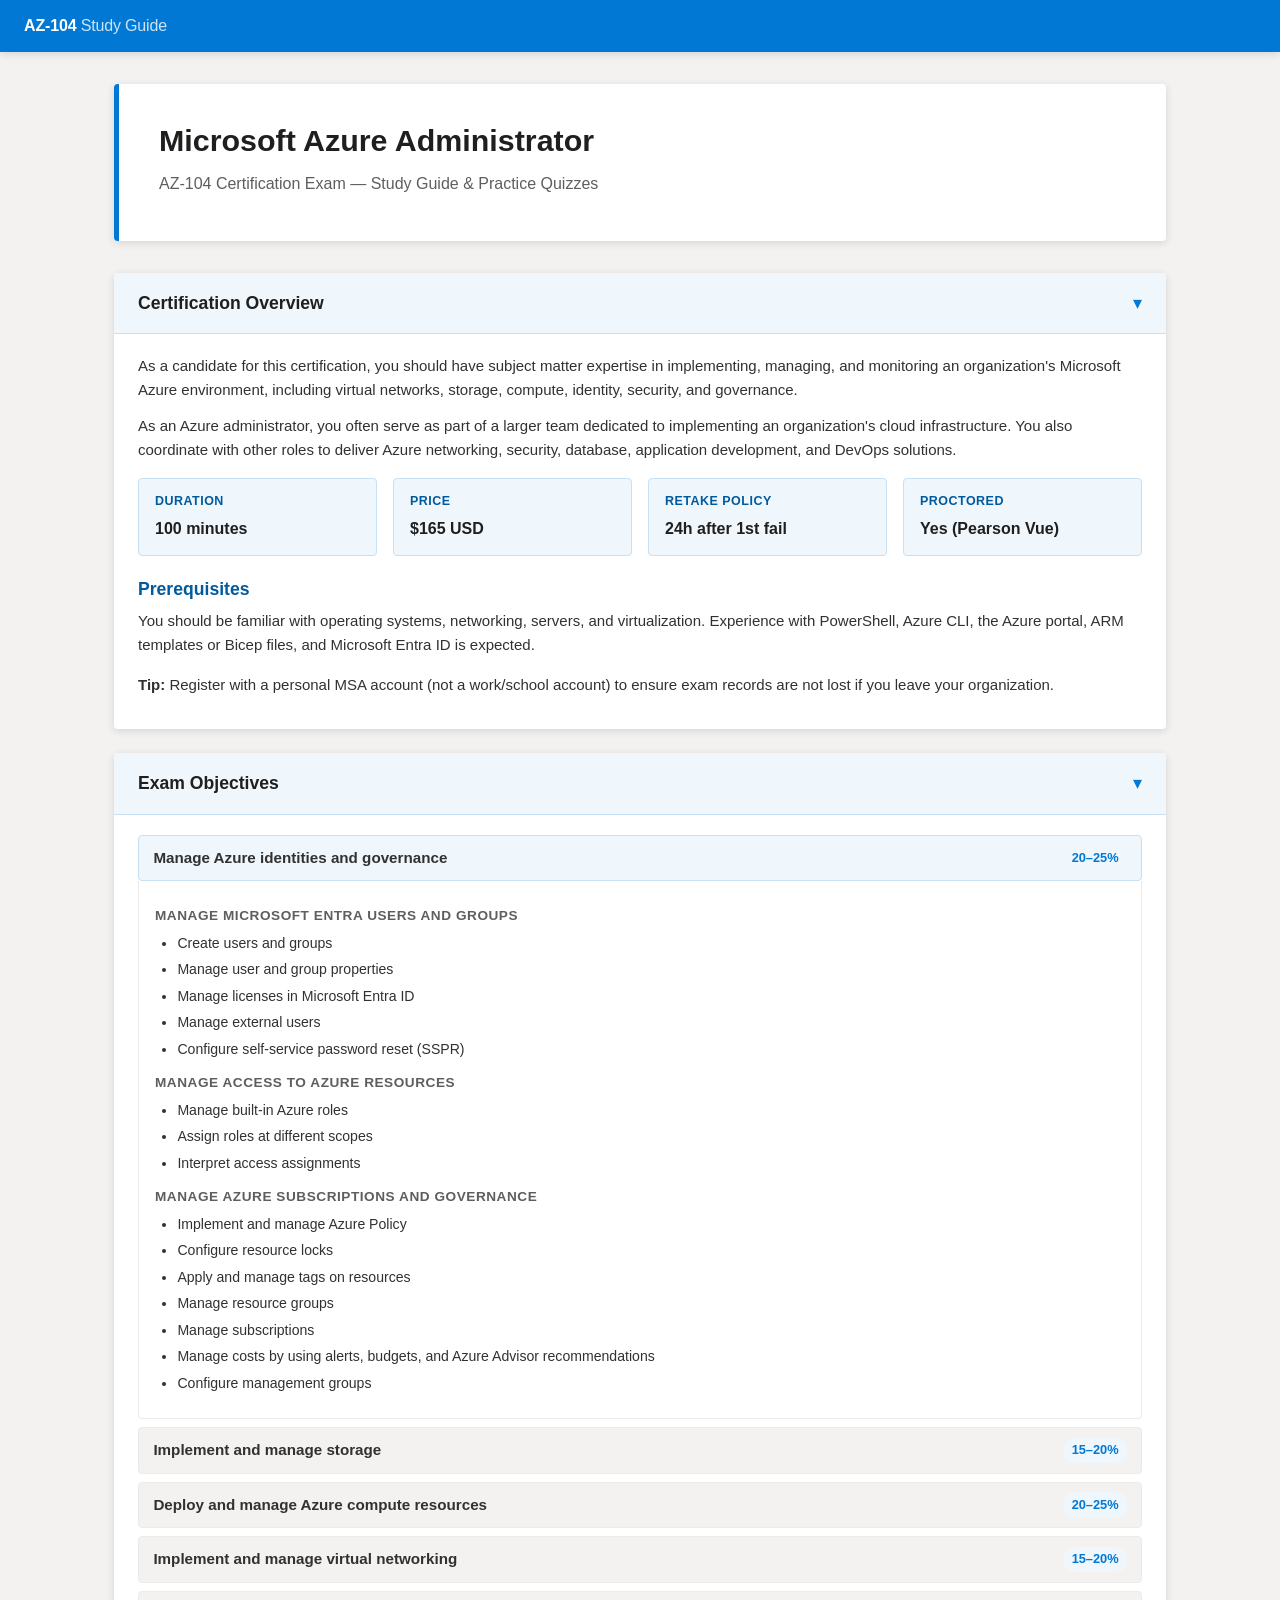
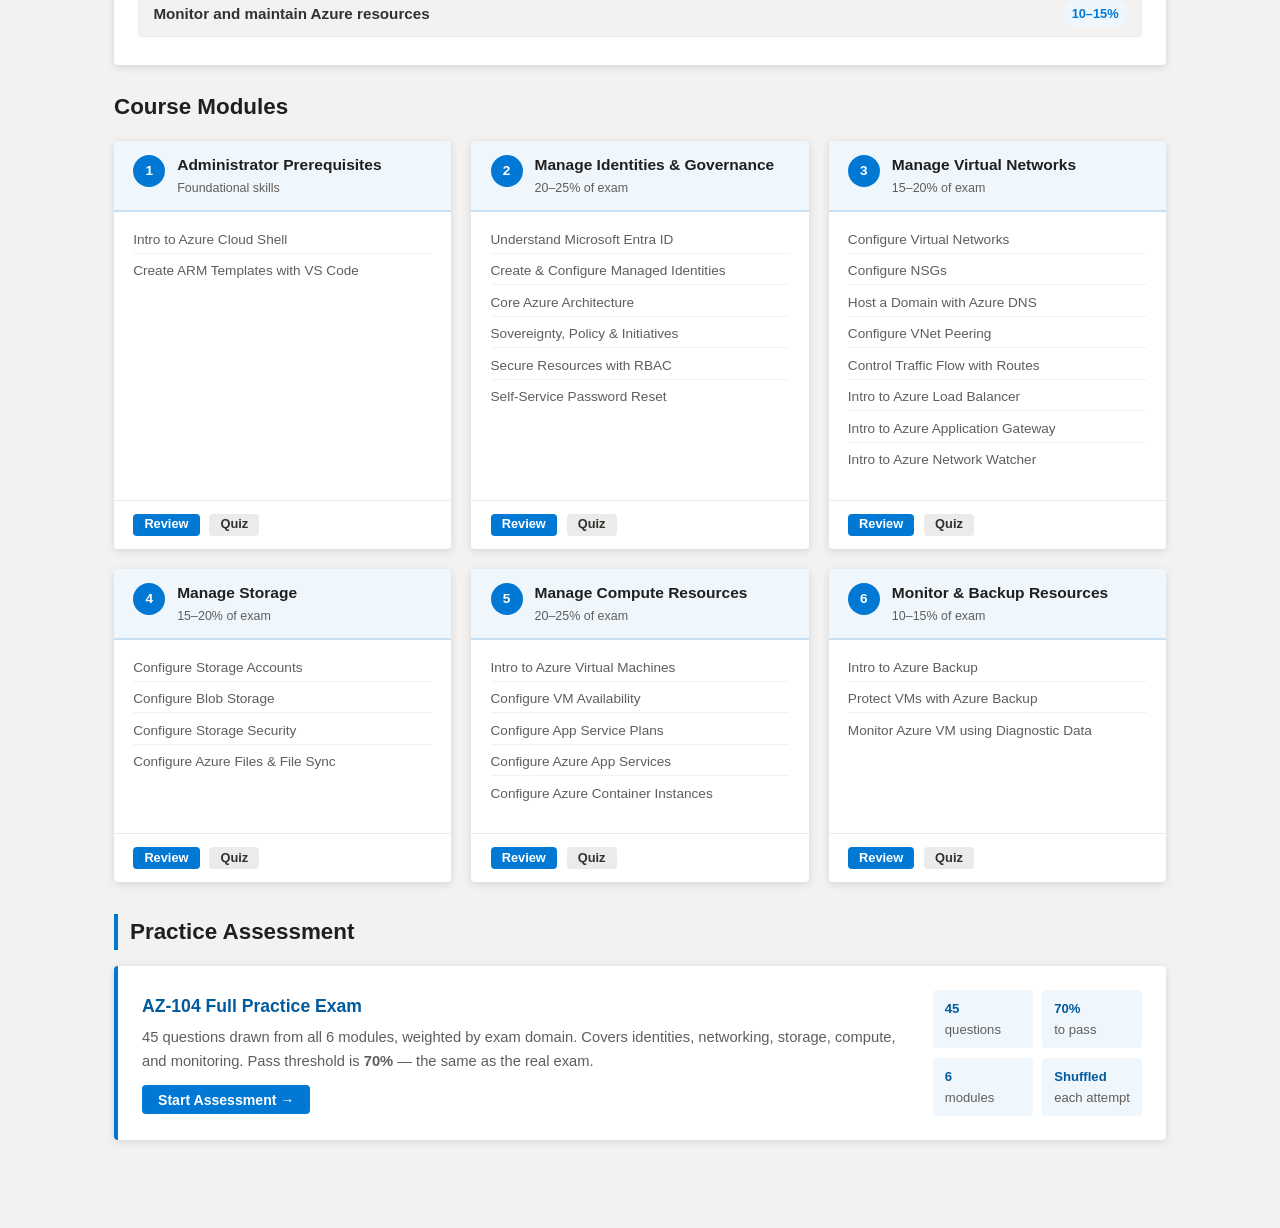
<file: index.html>
<!DOCTYPE html>
<html lang="en">
<head>
  <meta charset="UTF-8">
  <meta name="viewport" content="width=device-width, initial-scale=1.0">
  <title>AZ-104 Study Guide</title>
  <link rel="stylesheet" href="html_review/styles.css">
</head>
<body>

<header class="site-header">
  <div class="logo">AZ-104 <span>Study Guide</span></div>
</header>

<div class="page-container">

  <!-- Hero -->
  <div class="page-hero">
    <h1>Microsoft Azure Administrator</h1>
    <p class="subtitle">AZ-104 Certification Exam — Study Guide &amp; Practice Quizzes</p>
  </div>

  <!-- Overview -->
  <div class="section-panel">
    <div class="section-panel-header" onclick="togglePanel(this)">
      <h2>Certification Overview</h2>
      <span class="toggle-icon">▾</span>
    </div>
    <div class="section-panel-body">
      <p>As a candidate for this certification, you should have subject matter expertise in implementing, managing, and monitoring an organization's Microsoft Azure environment, including virtual networks, storage, compute, identity, security, and governance.</p>
      <p>As an Azure administrator, you often serve as part of a larger team dedicated to implementing an organization's cloud infrastructure. You also coordinate with other roles to deliver Azure networking, security, database, application development, and DevOps solutions.</p>

      <div class="overview-grid">
        <div class="overview-item"><div class="label">Duration</div><div class="value">100 minutes</div></div>
        <div class="overview-item"><div class="label">Price</div><div class="value">$165 USD</div></div>
        <div class="overview-item"><div class="label">Retake Policy</div><div class="value">24h after 1st fail</div></div>
        <div class="overview-item"><div class="label">Proctored</div><div class="value">Yes (Pearson Vue)</div></div>
      </div>

      <h3>Prerequisites</h3>
      <p>You should be familiar with operating systems, networking, servers, and virtualization. Experience with PowerShell, Azure CLI, the Azure portal, ARM templates or Bicep files, and Microsoft Entra ID is expected.</p>

      <p style="margin-top:1rem;"><strong>Tip:</strong> Register with a personal MSA account (not a work/school account) to ensure exam records are not lost if you leave your organization.</p>
    </div>
  </div>

  <!-- Exam Objectives -->
  <div class="section-panel">
    <div class="section-panel-header" onclick="togglePanel(this)">
      <h2>Exam Objectives</h2>
      <span class="toggle-icon">▾</span>
    </div>
    <div class="section-panel-body">

      <details class="objectives-domain" open>
        <summary>Manage Azure identities and governance <span class="weight">20–25%</span></summary>
        <div class="domain-body">
          <div class="subdomain">
            <h4>Manage Microsoft Entra users and groups</h4>
            <ul>
              <li>Create users and groups</li>
              <li>Manage user and group properties</li>
              <li>Manage licenses in Microsoft Entra ID</li>
              <li>Manage external users</li>
              <li>Configure self-service password reset (SSPR)</li>
            </ul>
          </div>
          <div class="subdomain">
            <h4>Manage access to Azure resources</h4>
            <ul>
              <li>Manage built-in Azure roles</li>
              <li>Assign roles at different scopes</li>
              <li>Interpret access assignments</li>
            </ul>
          </div>
          <div class="subdomain">
            <h4>Manage Azure subscriptions and governance</h4>
            <ul>
              <li>Implement and manage Azure Policy</li>
              <li>Configure resource locks</li>
              <li>Apply and manage tags on resources</li>
              <li>Manage resource groups</li>
              <li>Manage subscriptions</li>
              <li>Manage costs by using alerts, budgets, and Azure Advisor recommendations</li>
              <li>Configure management groups</li>
            </ul>
          </div>
        </div>
      </details>

      <details class="objectives-domain">
        <summary>Implement and manage storage <span class="weight">15–20%</span></summary>
        <div class="domain-body">
          <div class="subdomain">
            <h4>Configure access to storage</h4>
            <ul>
              <li>Configure Azure Storage firewalls and virtual networks</li>
              <li>Create and use shared access signature (SAS) tokens</li>
              <li>Configure stored access policies</li>
              <li>Manage access keys</li>
              <li>Configure identity-based access for Azure Files</li>
            </ul>
          </div>
          <div class="subdomain">
            <h4>Configure and manage storage accounts</h4>
            <ul>
              <li>Create and configure storage accounts</li>
              <li>Configure Azure Storage redundancy</li>
              <li>Configure object replication</li>
              <li>Configure storage account encryption</li>
              <li>Manage data by using Azure Storage Explorer and AzCopy</li>
            </ul>
          </div>
          <div class="subdomain">
            <h4>Configure Azure Files and Azure Blob Storage</h4>
            <ul>
              <li>Create and configure a file share in Azure Files</li>
              <li>Create and configure a container in Azure Blob Storage</li>
              <li>Configure storage tiers</li>
              <li>Configure soft delete for blobs and containers</li>
              <li>Configure snapshots and soft delete for Azure Files</li>
              <li>Configure blob lifecycle management</li>
              <li>Configure blob versioning</li>
            </ul>
          </div>
        </div>
      </details>

      <details class="objectives-domain">
        <summary>Deploy and manage Azure compute resources <span class="weight">20–25%</span></summary>
        <div class="domain-body">
          <div class="subdomain">
            <h4>Automate deployment with ARM templates or Bicep files</h4>
            <ul>
              <li>Interpret an Azure Resource Manager template or a Bicep file</li>
              <li>Modify an existing ARM template or Bicep file</li>
              <li>Deploy resources by using an ARM template or Bicep file</li>
              <li>Export a deployment as an ARM template or convert to Bicep</li>
            </ul>
          </div>
          <div class="subdomain">
            <h4>Create and configure virtual machines</h4>
            <ul>
              <li>Create a virtual machine</li>
              <li>Configure encryption at host for Azure VMs</li>
              <li>Move a VM to another resource group, subscription, or region</li>
              <li>Manage virtual machine sizes and disks</li>
              <li>Deploy VMs to availability zones and availability sets</li>
              <li>Deploy and configure Azure Virtual Machine Scale Sets</li>
            </ul>
          </div>
          <div class="subdomain">
            <h4>Provision and manage containers</h4>
            <ul>
              <li>Create and manage an Azure Container Registry</li>
              <li>Provision a container by using Azure Container Instances</li>
              <li>Provision a container by using Azure Container Apps</li>
              <li>Manage sizing and scaling for containers</li>
            </ul>
          </div>
          <div class="subdomain">
            <h4>Create and configure Azure App Service</h4>
            <ul>
              <li>Provision an App Service plan</li>
              <li>Configure scaling for an App Service plan</li>
              <li>Create an App Service</li>
              <li>Configure certificates and TLS</li>
              <li>Map an existing custom DNS name</li>
              <li>Configure backup and deployment slots</li>
              <li>Configure networking settings</li>
            </ul>
          </div>
        </div>
      </details>

      <details class="objectives-domain">
        <summary>Implement and manage virtual networking <span class="weight">15–20%</span></summary>
        <div class="domain-body">
          <div class="subdomain">
            <h4>Configure and manage virtual networks</h4>
            <ul>
              <li>Create and configure virtual networks and subnets</li>
              <li>Create and configure virtual network peering</li>
              <li>Configure public IP addresses</li>
              <li>Configure user-defined routes</li>
              <li>Troubleshoot network connectivity</li>
            </ul>
          </div>
          <div class="subdomain">
            <h4>Configure secure access to virtual networks</h4>
            <ul>
              <li>Create and configure NSGs and application security groups</li>
              <li>Evaluate effective security rules in NSGs</li>
              <li>Implement Azure Bastion</li>
              <li>Configure service endpoints and private endpoints for PaaS</li>
            </ul>
          </div>
          <div class="subdomain">
            <h4>Configure name resolution and load balancing</h4>
            <ul>
              <li>Configure Azure DNS</li>
              <li>Configure an internal or public load balancer</li>
              <li>Troubleshoot load balancing</li>
            </ul>
          </div>
        </div>
      </details>

      <details class="objectives-domain">
        <summary>Monitor and maintain Azure resources <span class="weight">10–15%</span></summary>
        <div class="domain-body">
          <div class="subdomain">
            <h4>Monitor resources in Azure</h4>
            <ul>
              <li>Interpret metrics in Azure Monitor</li>
              <li>Configure log settings in Azure Monitor</li>
              <li>Query and analyze logs in Azure Monitor</li>
              <li>Set up alert rules, action groups, and alert processing rules</li>
              <li>Configure and interpret monitoring of VMs, storage accounts, and networks using Azure Monitor Insights</li>
              <li>Use Azure Network Watcher and Connection monitor</li>
            </ul>
          </div>
          <div class="subdomain">
            <h4>Implement backup and recovery</h4>
            <ul>
              <li>Create a Recovery Services vault and Azure Backup vault</li>
              <li>Create and configure a backup policy</li>
              <li>Perform backup and restore operations using Azure Backup</li>
              <li>Configure Azure Site Recovery for Azure resources</li>
              <li>Perform a failover to a secondary region using Site Recovery</li>
              <li>Configure and interpret reports and alerts for backups</li>
            </ul>
          </div>
        </div>
      </details>

    </div>
  </div>

  <!-- Module Table of Contents -->
  <h2 style="margin-bottom:1rem;">Course Modules</h2>
  <div class="card-grid">

    <!-- Module 1 -->
    <div class="card">
      <div class="card-header">
        <div class="module-num">1</div>
        <div>
          <div class="card-title">Administrator Prerequisites</div>
          <div class="card-weight">Foundational skills</div>
        </div>
      </div>
      <div class="card-body">
        <ul class="submodule-list">
          <li>Intro to Azure Cloud Shell</li>
          <li>Create ARM Templates with VS Code</li>
        </ul>
      </div>
      <div class="card-footer">
        <a href="html_review/module-1-review.html" class="btn btn-primary btn-sm">Review</a>
        <a href="html_review/module-1-quiz.html" class="btn btn-secondary btn-sm">Quiz</a>
        <span id="badge-reviewed-1" class="badge badge-reviewed badge-hidden">✓ Reviewed</span>
        <span id="badge-quiz-1" class="badge badge-quiz badge-hidden">✓ Quiz Passed</span>
      </div>
    </div>

    <!-- Module 2 -->
    <div class="card">
      <div class="card-header">
        <div class="module-num">2</div>
        <div>
          <div class="card-title">Manage Identities &amp; Governance</div>
          <div class="card-weight">20–25% of exam</div>
        </div>
      </div>
      <div class="card-body">
        <ul class="submodule-list">
          <li>Understand Microsoft Entra ID</li>
          <li>Create &amp; Configure Managed Identities</li>
          <li>Core Azure Architecture</li>
          <li>Sovereignty, Policy &amp; Initiatives</li>
          <li>Secure Resources with RBAC</li>
          <li>Self-Service Password Reset</li>
        </ul>
      </div>
      <div class="card-footer">
        <a href="html_review/module-2-review.html" class="btn btn-primary btn-sm">Review</a>
        <a href="html_review/module-2-quiz.html" class="btn btn-secondary btn-sm">Quiz</a>
        <span id="badge-reviewed-2" class="badge badge-reviewed badge-hidden">✓ Reviewed</span>
        <span id="badge-quiz-2" class="badge badge-quiz badge-hidden">✓ Quiz Passed</span>
      </div>
    </div>

    <!-- Module 3 -->
    <div class="card">
      <div class="card-header">
        <div class="module-num">3</div>
        <div>
          <div class="card-title">Manage Virtual Networks</div>
          <div class="card-weight">15–20% of exam</div>
        </div>
      </div>
      <div class="card-body">
        <ul class="submodule-list">
          <li>Configure Virtual Networks</li>
          <li>Configure NSGs</li>
          <li>Host a Domain with Azure DNS</li>
          <li>Configure VNet Peering</li>
          <li>Control Traffic Flow with Routes</li>
          <li>Intro to Azure Load Balancer</li>
          <li>Intro to Azure Application Gateway</li>
          <li>Intro to Azure Network Watcher</li>
        </ul>
      </div>
      <div class="card-footer">
        <a href="html_review/module-3-review.html" class="btn btn-primary btn-sm">Review</a>
        <a href="html_review/module-3-quiz.html" class="btn btn-secondary btn-sm">Quiz</a>
        <span id="badge-reviewed-3" class="badge badge-reviewed badge-hidden">✓ Reviewed</span>
        <span id="badge-quiz-3" class="badge badge-quiz badge-hidden">✓ Quiz Passed</span>
      </div>
    </div>

    <!-- Module 4 -->
    <div class="card">
      <div class="card-header">
        <div class="module-num">4</div>
        <div>
          <div class="card-title">Manage Storage</div>
          <div class="card-weight">15–20% of exam</div>
        </div>
      </div>
      <div class="card-body">
        <ul class="submodule-list">
          <li>Configure Storage Accounts</li>
          <li>Configure Blob Storage</li>
          <li>Configure Storage Security</li>
          <li>Configure Azure Files &amp; File Sync</li>
        </ul>
      </div>
      <div class="card-footer">
        <a href="html_review/module-4-review.html" class="btn btn-primary btn-sm">Review</a>
        <a href="html_review/module-4-quiz.html" class="btn btn-secondary btn-sm">Quiz</a>
        <span id="badge-reviewed-4" class="badge badge-reviewed badge-hidden">✓ Reviewed</span>
        <span id="badge-quiz-4" class="badge badge-quiz badge-hidden">✓ Quiz Passed</span>
      </div>
    </div>

    <!-- Module 5 -->
    <div class="card">
      <div class="card-header">
        <div class="module-num">5</div>
        <div>
          <div class="card-title">Manage Compute Resources</div>
          <div class="card-weight">20–25% of exam</div>
        </div>
      </div>
      <div class="card-body">
        <ul class="submodule-list">
          <li>Intro to Azure Virtual Machines</li>
          <li>Configure VM Availability</li>
          <li>Configure App Service Plans</li>
          <li>Configure Azure App Services</li>
          <li>Configure Azure Container Instances</li>
        </ul>
      </div>
      <div class="card-footer">
        <a href="html_review/module-5-review.html" class="btn btn-primary btn-sm">Review</a>
        <a href="html_review/module-5-quiz.html" class="btn btn-secondary btn-sm">Quiz</a>
        <span id="badge-reviewed-5" class="badge badge-reviewed badge-hidden">✓ Reviewed</span>
        <span id="badge-quiz-5" class="badge badge-quiz badge-hidden">✓ Quiz Passed</span>
      </div>
    </div>

    <!-- Module 6 -->
    <div class="card">
      <div class="card-header">
        <div class="module-num">6</div>
        <div>
          <div class="card-title">Monitor &amp; Backup Resources</div>
          <div class="card-weight">10–15% of exam</div>
        </div>
      </div>
      <div class="card-body">
        <ul class="submodule-list">
          <li>Intro to Azure Backup</li>
          <li>Protect VMs with Azure Backup</li>
          <li>Monitor Azure VM using Diagnostic Data</li>
        </ul>
      </div>
      <div class="card-footer">
        <a href="html_review/module-6-review.html" class="btn btn-primary btn-sm">Review</a>
        <a href="html_review/module-6-quiz.html" class="btn btn-secondary btn-sm">Quiz</a>
        <span id="badge-reviewed-6" class="badge badge-reviewed badge-hidden">✓ Reviewed</span>
        <span id="badge-quiz-6" class="badge badge-quiz badge-hidden">✓ Quiz Passed</span>
      </div>
    </div>

  </div><!-- /card-grid -->

  <!-- Practice Assessment -->
  <h2 style="margin-bottom:1rem; margin-top:2rem; padding-left:0.75rem; border-left:4px solid var(--azure-blue);">Practice Assessment</h2>
  <div class="section-panel" style="border-left:4px solid var(--azure-blue);">
    <div style="padding:1.5rem; display:flex; align-items:center; justify-content:space-between; flex-wrap:wrap; gap:1.25rem;">
      <div style="flex:1; min-width:220px;">
        <h3 style="margin:0 0 0.4rem;">AZ-104 Full Practice Exam</h3>
        <p style="margin:0 0 0.75rem; color:var(--neutral-secondary); font-size:0.92rem;">45 questions drawn from all 6 modules, weighted by exam domain. Covers identities, networking, storage, compute, and monitoring. Pass threshold is <strong>70%</strong> — the same as the real exam.</p>
        <div style="display:flex; gap:0.75rem; align-items:center; flex-wrap:wrap;">
          <a href="html_review/practice-assessment.html" class="btn btn-primary">Start Assessment →</a>
          <span id="badge-assessment" class="badge badge-reviewed badge-hidden">✓ Assessment Passed</span>
        </div>
      </div>
      <div style="display:grid; grid-template-columns:1fr 1fr; gap:0.6rem; font-size:0.82rem; min-width:180px;">
        <div style="background:var(--azure-blue-lighter);border-radius:4px;padding:0.5rem 0.75rem;"><div style="color:var(--azure-blue-dark);font-weight:700;">45</div><div style="color:var(--neutral-secondary);">questions</div></div>
        <div style="background:var(--azure-blue-lighter);border-radius:4px;padding:0.5rem 0.75rem;"><div style="color:var(--azure-blue-dark);font-weight:700;">70%</div><div style="color:var(--neutral-secondary);">to pass</div></div>
        <div style="background:var(--azure-blue-lighter);border-radius:4px;padding:0.5rem 0.75rem;"><div style="color:var(--azure-blue-dark);font-weight:700;">6</div><div style="color:var(--neutral-secondary);">modules</div></div>
        <div style="background:var(--azure-blue-lighter);border-radius:4px;padding:0.5rem 0.75rem;"><div style="color:var(--azure-blue-dark);font-weight:700;">Shuffled</div><div style="color:var(--neutral-secondary);">each attempt</div></div>
      </div>
    </div>
  </div>

</div><!-- /page-container -->

<script>
function togglePanel(header) {
  const body = header.nextElementSibling;
  const icon = header.querySelector('.toggle-icon');
  body.classList.toggle('hidden');
  header.classList.toggle('collapsed');
}

// Load progress badges from localStorage
(function() {
  for (let i = 1; i <= 6; i++) {
    if (localStorage.getItem('az104_reviewed_module_' + i)) {
      document.getElementById('badge-reviewed-' + i)?.classList.remove('badge-hidden');
    }
    if (localStorage.getItem('az104_quiz_passed_module_' + i)) {
      document.getElementById('badge-quiz-' + i)?.classList.remove('badge-hidden');
    }
  }
  if (localStorage.getItem('az104_assessment_passed')) {
    document.getElementById('badge-assessment')?.classList.remove('badge-hidden');
  }
})();
</script>

</body>
</html>
</file>
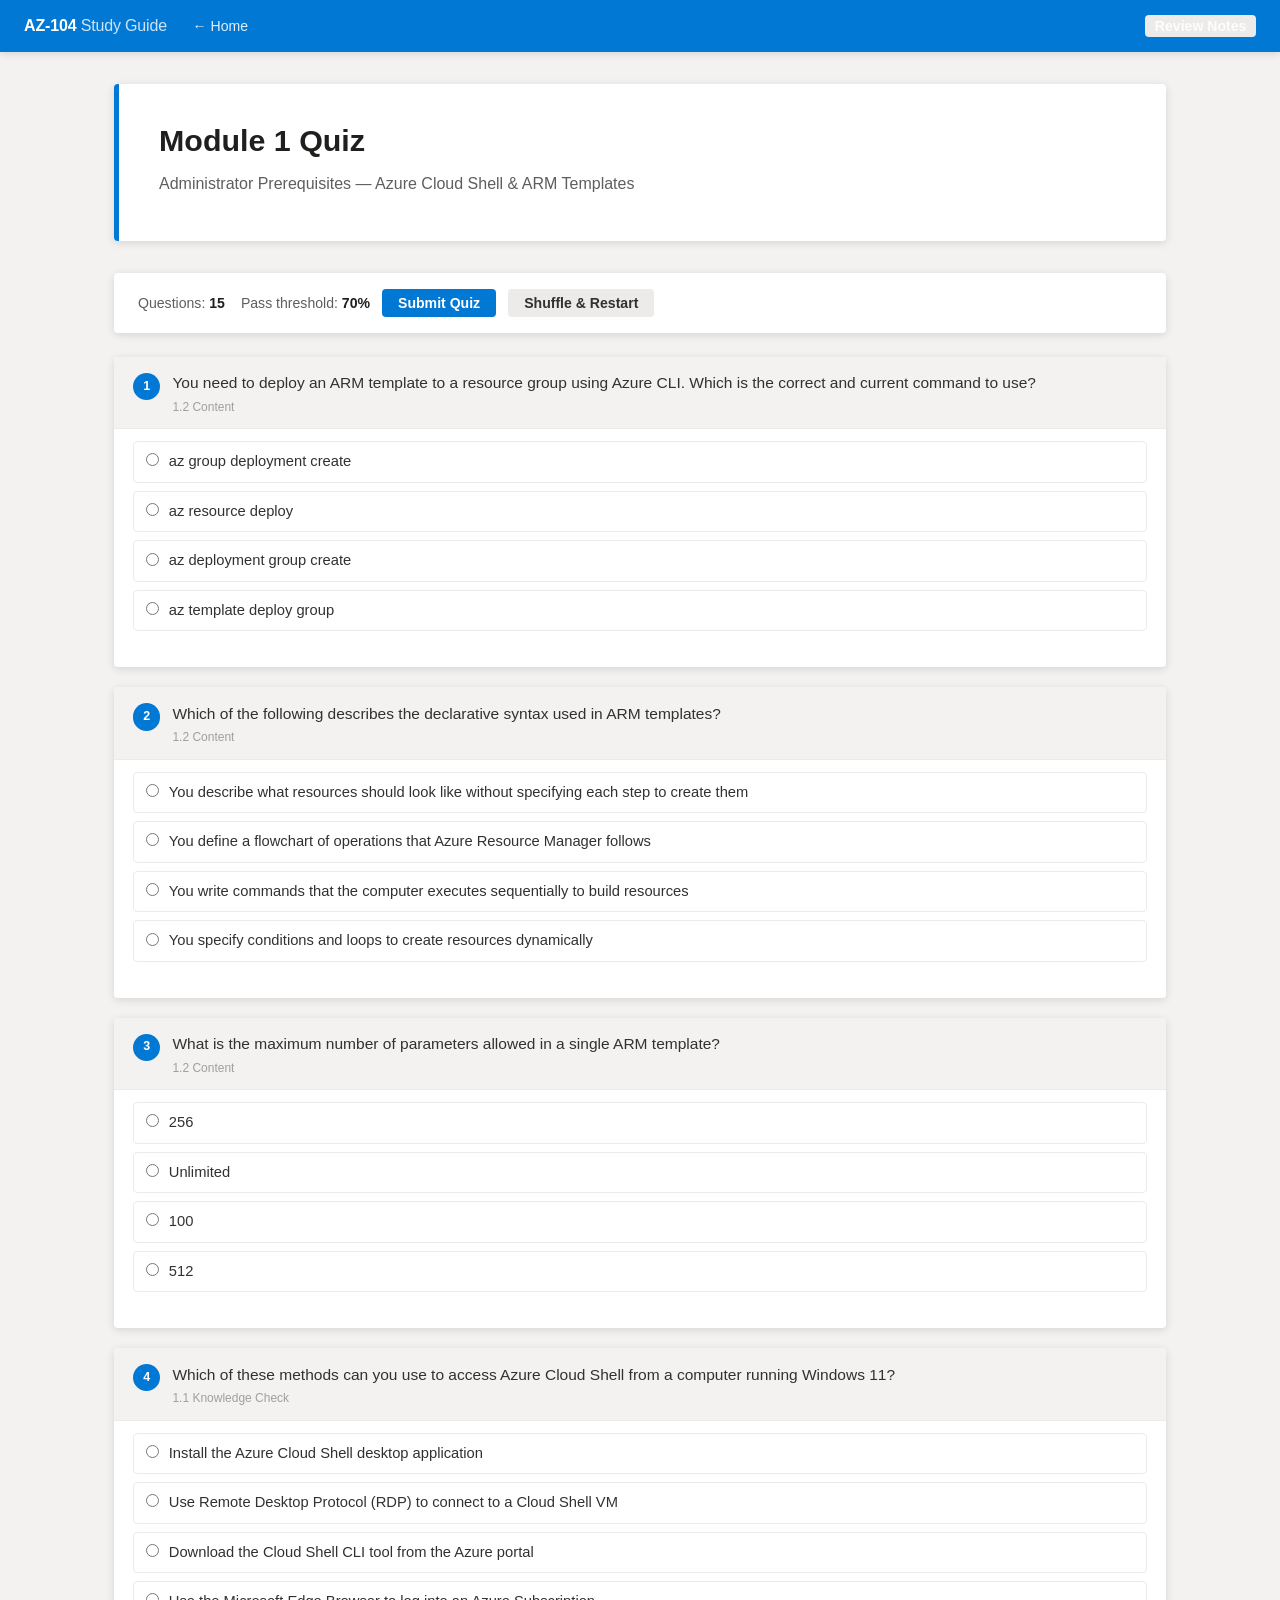
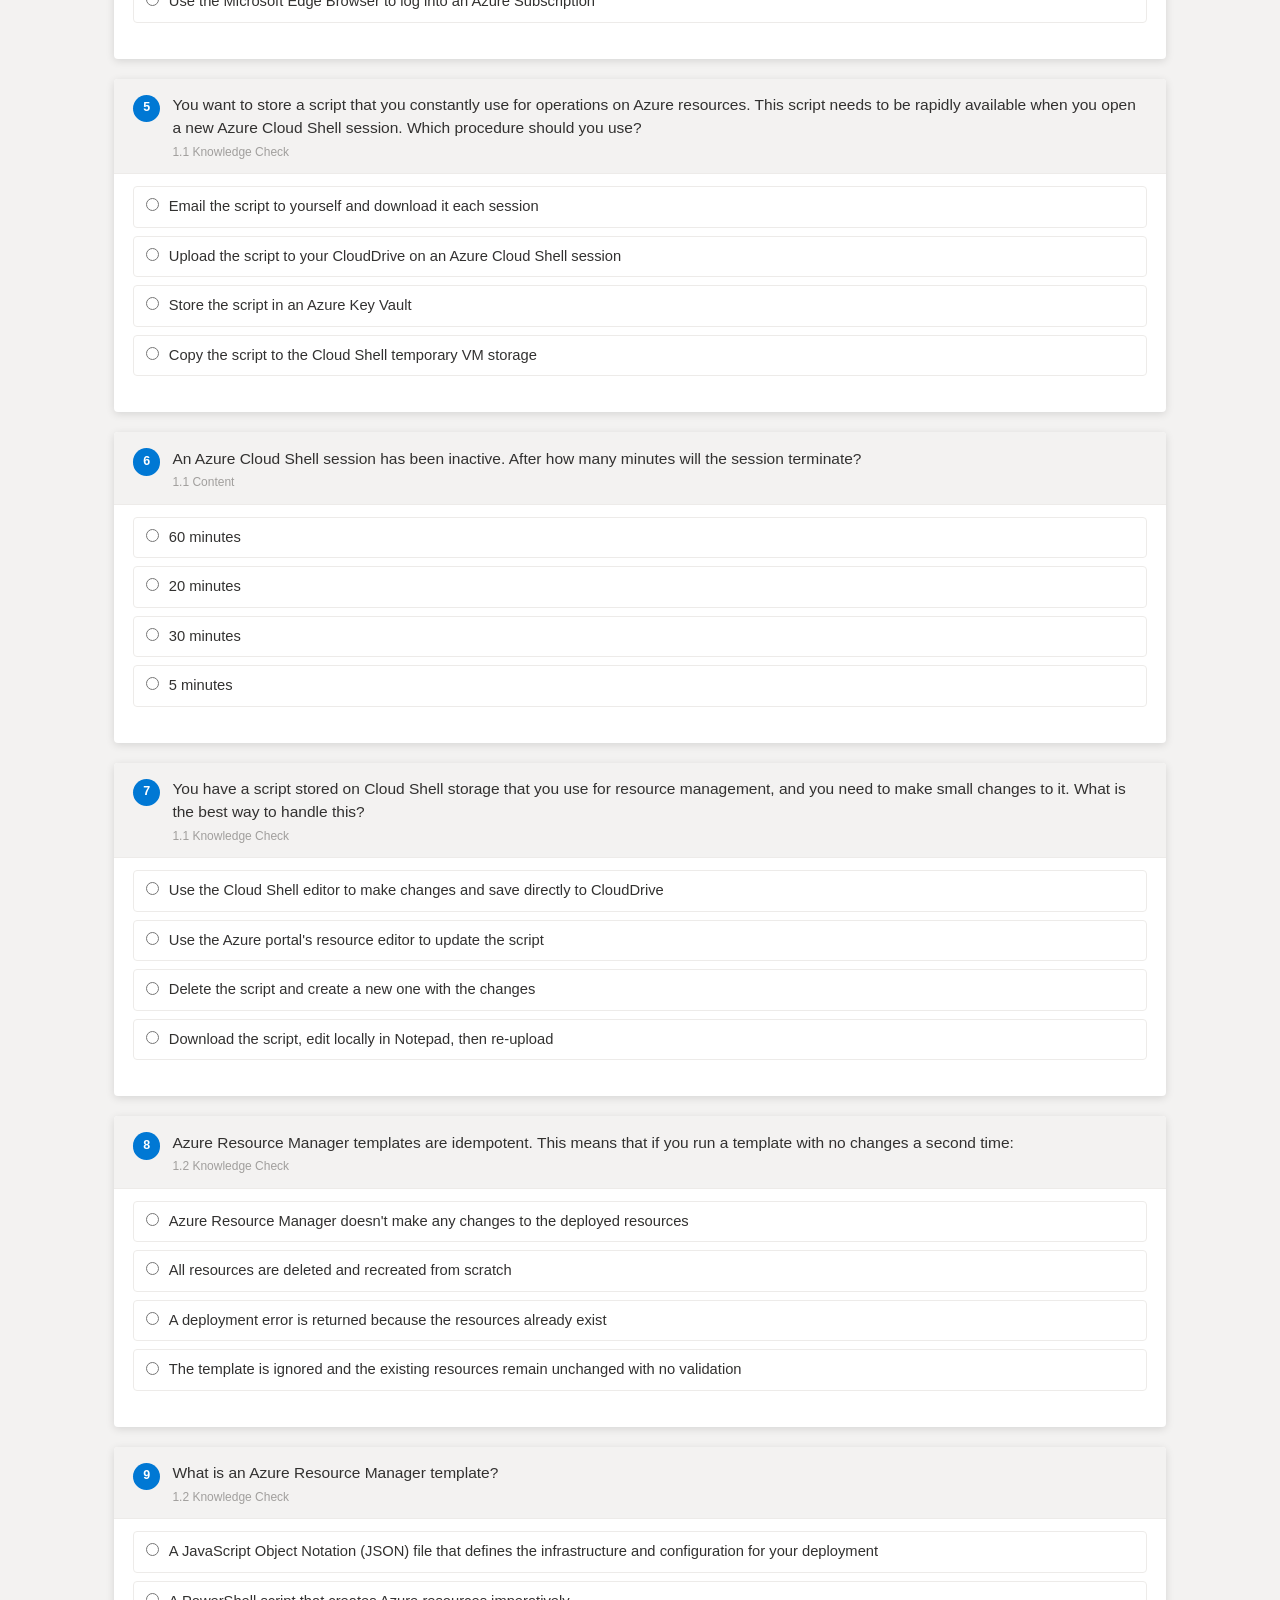
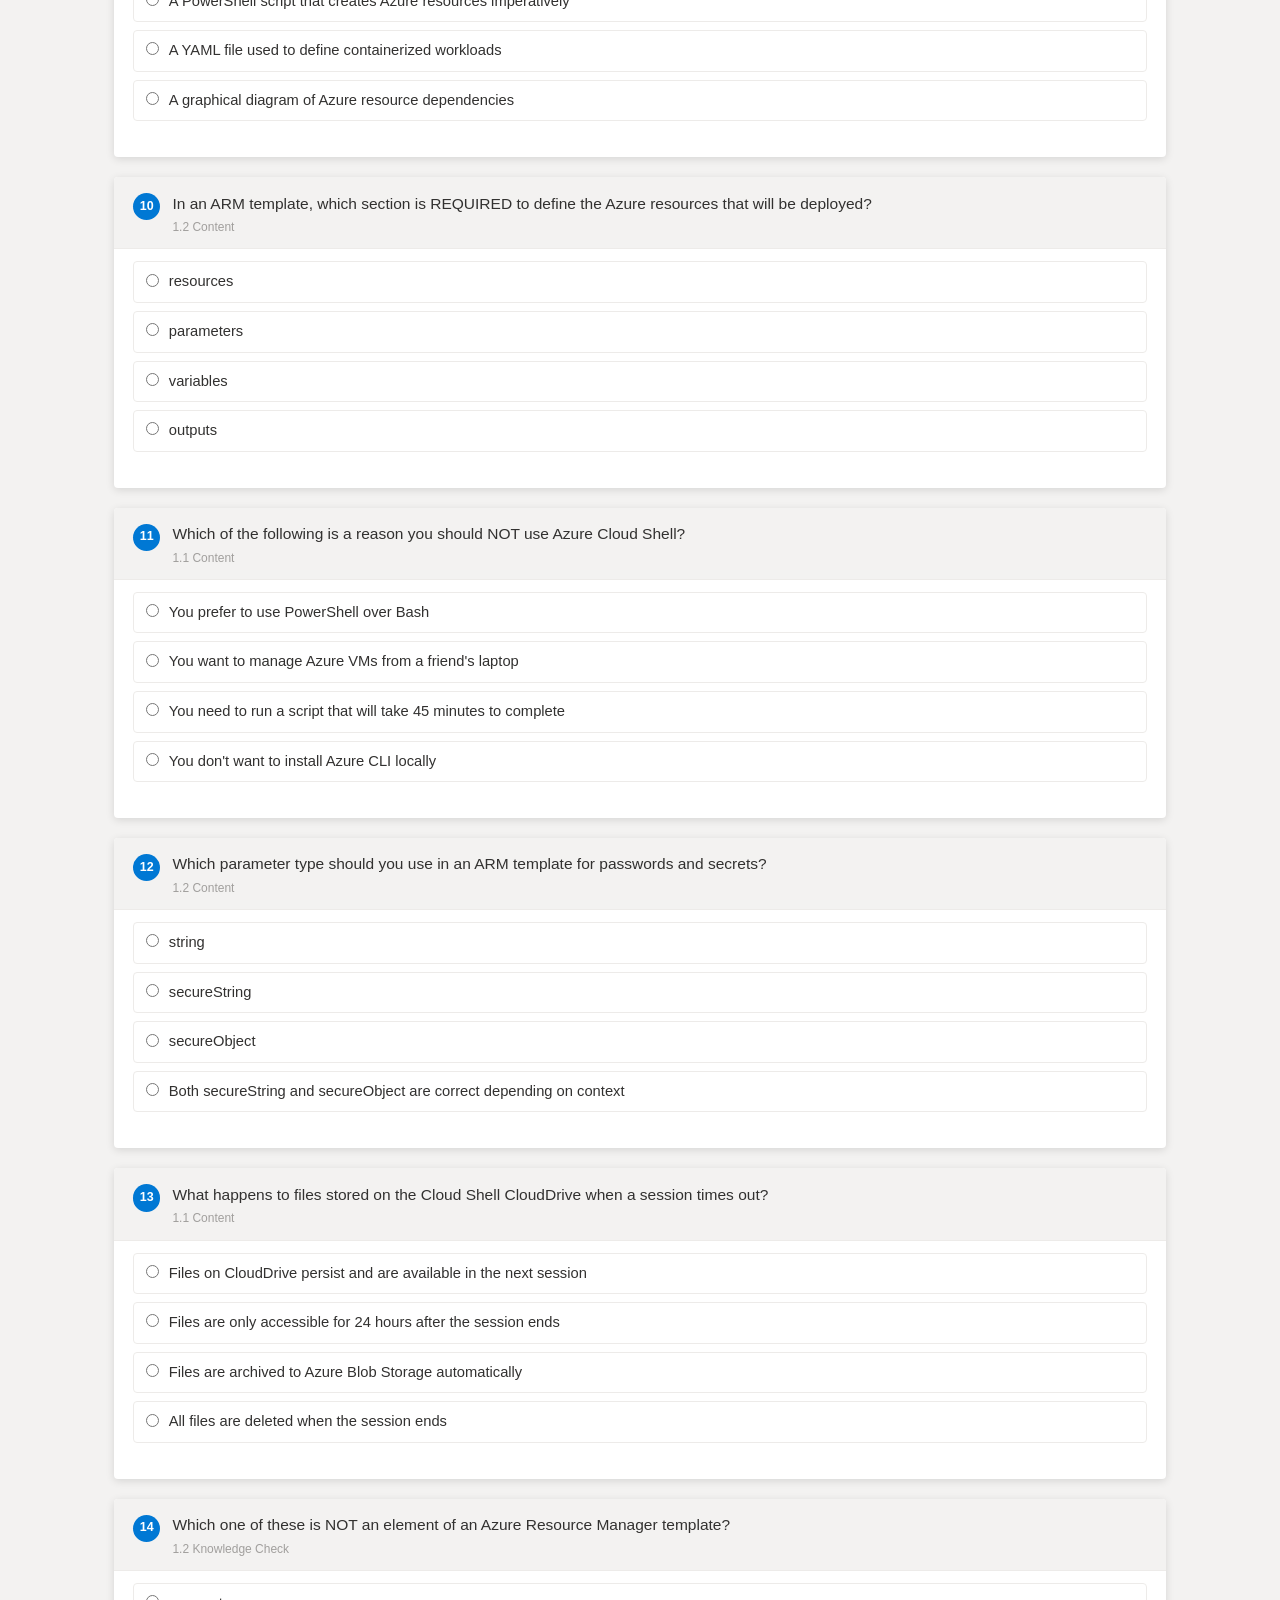
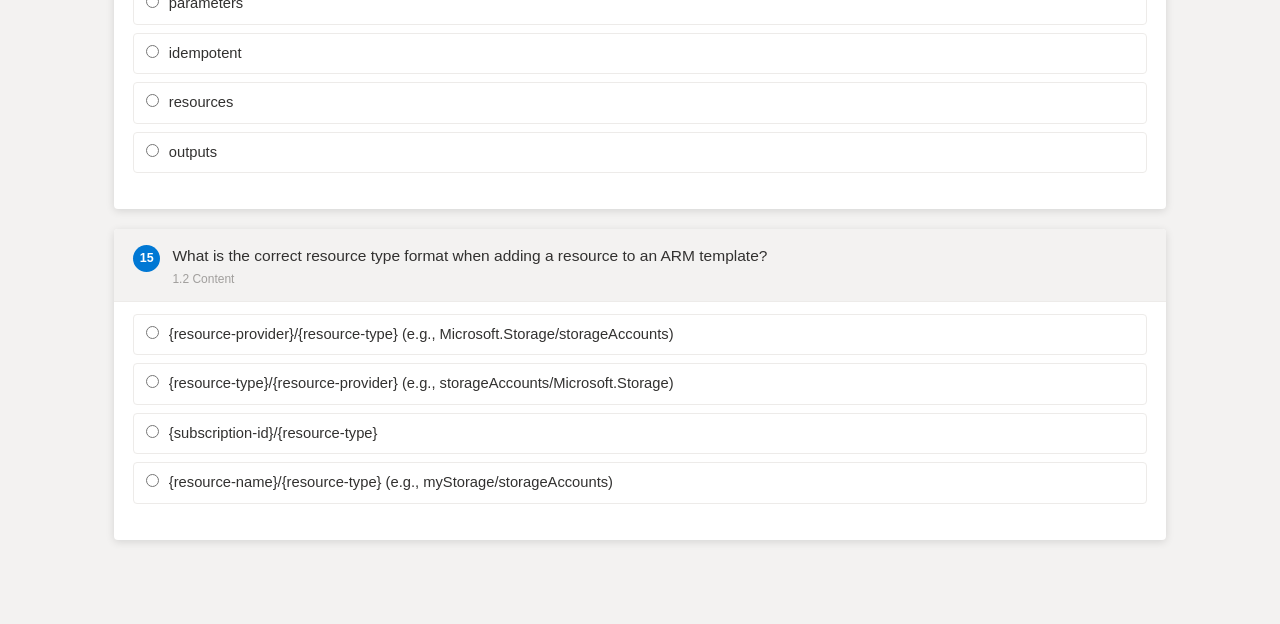
<file: html_review/module-1-quiz.html>
<!DOCTYPE html>
<html lang="en">
<head>
  <meta charset="UTF-8">
  <meta name="viewport" content="width=device-width, initial-scale=1.0">
  <title>Module 1 Quiz — AZ-104</title>
  <link rel="stylesheet" href="styles.css">
</head>
<body>

<header class="site-header">
  <div class="logo">AZ-104 <span>Study Guide</span></div>
  <nav>
    <a href="../index.html" class="back-link">← Home</a>
    <a href="module-1-review.html" class="btn btn-secondary btn-sm">Review Notes</a>
  </nav>
</header>

<div class="page-container">

  <div class="page-hero">
    <h1>Module 1 Quiz</h1>
    <p class="subtitle">Administrator Prerequisites — Azure Cloud Shell &amp; ARM Templates</p>
  </div>

  <!-- Score Panel -->
  <div class="score-panel" id="score-panel">
    <div class="score-number" id="score-pct"></div>
    <div class="score-label" id="score-label"></div>
    <div class="score-bar-track"><div class="score-bar-fill" id="score-bar"></div></div>
    <div class="score-actions">
      <button class="btn btn-secondary" onclick="retakeQuiz()">Retake Quiz</button>
      <button class="btn btn-success" id="btn-complete" onclick="markComplete()" disabled>Mark Module Complete</button>
      <a href="module-2-quiz.html" class="btn btn-primary">Next Module →</a>
    </div>
  </div>

  <!-- Quiz Controls -->
  <div class="quiz-controls">
    <div class="quiz-meta">
      <span>Questions: <strong id="q-count">15</strong></span>
      <span>Pass threshold: <strong>70%</strong></span>
    </div>
    <button class="btn btn-primary" onclick="submitQuiz()" id="btn-submit">Submit Quiz</button>
    <button class="btn btn-secondary" onclick="retakeQuiz()">Shuffle &amp; Restart</button>
  </div>

  <!-- Questions -->
  <div id="quiz-container"></div>

</div>

<script>
const ALL_QUESTIONS = [
  // === From knowledge checks ===
  {
    q: "Which of these methods can you use to access Azure Cloud Shell from a computer running Windows 11?",
    options: [
      "Use the Microsoft Edge Browser to log into an Azure Subscription",
      "Install the Azure Cloud Shell desktop application",
      "Use Remote Desktop Protocol (RDP) to connect to a Cloud Shell VM",
      "Download the Cloud Shell CLI tool from the Azure portal"
    ],
    answer: 0,
    source: "1.1 Knowledge Check"
  },
  {
    q: "You want to store a script that you constantly use for operations on Azure resources. This script needs to be rapidly available when you open a new Azure Cloud Shell session. Which procedure should you use?",
    options: [
      "Upload the script to your CloudDrive on an Azure Cloud Shell session",
      "Email the script to yourself and download it each session",
      "Copy the script to the Cloud Shell temporary VM storage",
      "Store the script in an Azure Key Vault"
    ],
    answer: 0,
    source: "1.1 Knowledge Check"
  },
  {
    q: "You have a script stored on Cloud Shell storage that you use for resource management, and you need to make small changes to it. What is the best way to handle this?",
    options: [
      "Use the Cloud Shell editor to make changes and save directly to CloudDrive",
      "Download the script, edit locally in Notepad, then re-upload",
      "Delete the script and create a new one with the changes",
      "Use the Azure portal's resource editor to update the script"
    ],
    answer: 0,
    source: "1.1 Knowledge Check"
  },
  {
    q: "What is an Azure Resource Manager template?",
    options: [
      "A JavaScript Object Notation (JSON) file that defines the infrastructure and configuration for your deployment",
      "A PowerShell script that creates Azure resources imperatively",
      "A graphical diagram of Azure resource dependencies",
      "A YAML file used to define containerized workloads"
    ],
    answer: 0,
    source: "1.2 Knowledge Check"
  },
  {
    q: "Which one of these is NOT an element of an Azure Resource Manager template?",
    options: [
      "idempotent",
      "parameters",
      "resources",
      "outputs"
    ],
    answer: 0,
    source: "1.2 Knowledge Check"
  },
  {
    q: "Azure Resource Manager templates are idempotent. This means that if you run a template with no changes a second time:",
    options: [
      "Azure Resource Manager doesn't make any changes to the deployed resources",
      "All resources are deleted and recreated from scratch",
      "A deployment error is returned because the resources already exist",
      "The template is ignored and the existing resources remain unchanged with no validation"
    ],
    answer: 0,
    source: "1.2 Knowledge Check"
  },
  // === Synthesized questions ===
  {
    q: "An Azure Cloud Shell session has been inactive. After how many minutes will the session terminate?",
    options: [
      "20 minutes",
      "5 minutes",
      "60 minutes",
      "30 minutes"
    ],
    answer: 0,
    source: "1.1 Content"
  },
  {
    q: "Which of the following is a reason you should NOT use Azure Cloud Shell?",
    options: [
      "You need to run a script that will take 45 minutes to complete",
      "You want to manage Azure VMs from a friend's laptop",
      "You prefer to use PowerShell over Bash",
      "You don't want to install Azure CLI locally"
    ],
    answer: 0,
    source: "1.1 Content"
  },
  {
    q: "What happens to files stored on the Cloud Shell CloudDrive when a session times out?",
    options: [
      "Files on CloudDrive persist and are available in the next session",
      "All files are deleted when the session ends",
      "Files are archived to Azure Blob Storage automatically",
      "Files are only accessible for 24 hours after the session ends"
    ],
    answer: 0,
    source: "1.1 Content"
  },
  {
    q: "In an ARM template, which section is REQUIRED to define the Azure resources that will be deployed?",
    options: [
      "resources",
      "parameters",
      "variables",
      "outputs"
    ],
    answer: 0,
    source: "1.2 Content"
  },
  {
    q: "You need to deploy an ARM template to a resource group using Azure CLI. Which is the correct and current command to use?",
    options: [
      "az deployment group create",
      "az group deployment create",
      "az resource deploy",
      "az template deploy group"
    ],
    answer: 0,
    source: "1.2 Content"
  },
  {
    q: "Which parameter type should you use in an ARM template for passwords and secrets?",
    options: [
      "secureString",
      "string",
      "secureObject",
      "Both secureString and secureObject are correct depending on context"
    ],
    answer: 3,
    source: "1.2 Content"
  },
  {
    q: "What is the maximum number of parameters allowed in a single ARM template?",
    options: [
      "256",
      "100",
      "512",
      "Unlimited"
    ],
    answer: 0,
    source: "1.2 Content"
  },
  {
    q: "Which of the following describes the declarative syntax used in ARM templates?",
    options: [
      "You describe what resources should look like without specifying each step to create them",
      "You write commands that the computer executes sequentially to build resources",
      "You define a flowchart of operations that Azure Resource Manager follows",
      "You specify conditions and loops to create resources dynamically"
    ],
    answer: 0,
    source: "1.2 Content"
  },
  {
    q: "What is the correct resource type format when adding a resource to an ARM template?",
    options: [
      "{resource-provider}/{resource-type} (e.g., Microsoft.Storage/storageAccounts)",
      "{resource-type}/{resource-provider} (e.g., storageAccounts/Microsoft.Storage)",
      "{resource-name}/{resource-type} (e.g., myStorage/storageAccounts)",
      "{subscription-id}/{resource-type}"
    ],
    answer: 0,
    source: "1.2 Content"
  }
];

let questions = [];

function shuffle(arr) {
  const a = [...arr];
  for (let i = a.length - 1; i > 0; i--) {
    const j = Math.floor(Math.random() * (i + 1));
    [a[i], a[j]] = [a[j], a[i]];
  }
  return a;
}

function buildQuiz() {
  questions = shuffle(ALL_QUESTIONS);
  document.getElementById('q-count').textContent = questions.length;
  const container = document.getElementById('quiz-container');
  container.innerHTML = '';
  questions.forEach((q, i) => {
    const opts = shuffle(q.options.map((o, idx) => ({ text: o, origIdx: idx })));
    const correctShuffledIdx = opts.findIndex(o => o.origIdx === q.answer);
    const card = document.createElement('div');
    card.className = 'question-card';
    card.dataset.correct = correctShuffledIdx;
    card.innerHTML = `
      <div class="q-header">
        <div class="q-num">${i + 1}</div>
        <div>
          <div class="q-text">${q.q}</div>
          <div class="q-source">${q.source}</div>
        </div>
      </div>
      <ul class="q-options">
        ${opts.map((o, oi) => `
          <li><label>
            <input type="radio" name="q${i}" value="${oi}">
            ${o.text}
          </label></li>
        `).join('')}
      </ul>
      <div class="q-explanation" id="exp-${i}"></div>
    `;
    container.appendChild(card);
  });
  document.getElementById('score-panel').classList.remove('visible');
  document.getElementById('btn-submit').disabled = false;
}

function submitQuiz() {
  const cards = document.querySelectorAll('.question-card');
  let correct = 0, answered = 0;
  cards.forEach((card, i) => {
    const correctIdx = parseInt(card.dataset.correct);
    const selected = card.querySelector(`input[name="q${i}"]:checked`);
    const labels = card.querySelectorAll('.q-options label');
    const exp = document.getElementById(`exp-${i}`);
    card.querySelectorAll('input[type="radio"]').forEach(r => r.disabled = true);

    if (!selected) {
      card.classList.add('incorrect');
      labels[correctIdx].classList.add('correct-answer');
      exp.textContent = `No answer selected. Correct answer: "${questions[i].options[questions[i].answer]}"`;
      exp.classList.add('visible');
      return;
    }
    answered++;
    const sel = parseInt(selected.value);
    if (sel === correctIdx) {
      correct++;
      card.classList.add('correct');
    } else {
      card.classList.add('incorrect');
      labels[correctIdx].classList.add('correct-answer');
      labels[sel].classList.add('wrong-selected');
      exp.textContent = `Correct answer: "${questions[i].options[questions[i].answer]}"`;
      exp.classList.add('visible');
    }
  });

  const pct = Math.round((correct / questions.length) * 100);
  const pass = pct >= 70;
  const panel = document.getElementById('score-panel');
  const scoreEl = document.getElementById('score-pct');
  const bar = document.getElementById('score-bar');
  const label = document.getElementById('score-label');
  const btnComplete = document.getElementById('btn-complete');

  scoreEl.textContent = pct + '%';
  scoreEl.className = 'score-number ' + (pass ? 'pass' : 'fail');
  label.textContent = `${correct} of ${questions.length} correct — ${pass ? 'Passed! ✓' : 'Keep studying and try again.'}`;
  bar.style.width = pct + '%';
  bar.className = 'score-bar-fill ' + (pass ? 'pass' : 'fail');
  btnComplete.disabled = !pass;
  panel.classList.add('visible');
  panel.scrollIntoView({ behavior: 'smooth', block: 'start' });
  document.getElementById('btn-submit').disabled = true;
}

function retakeQuiz() {
  buildQuiz();
  window.scrollTo({ top: 0, behavior: 'smooth' });
}

function markComplete() {
  localStorage.setItem('az104_quiz_passed_module_1', '1');
  const btn = document.getElementById('btn-complete');
  btn.textContent = '✓ Marked Complete';
  btn.disabled = true;
}

buildQuiz();
</script>

</body>
</html>
</file>
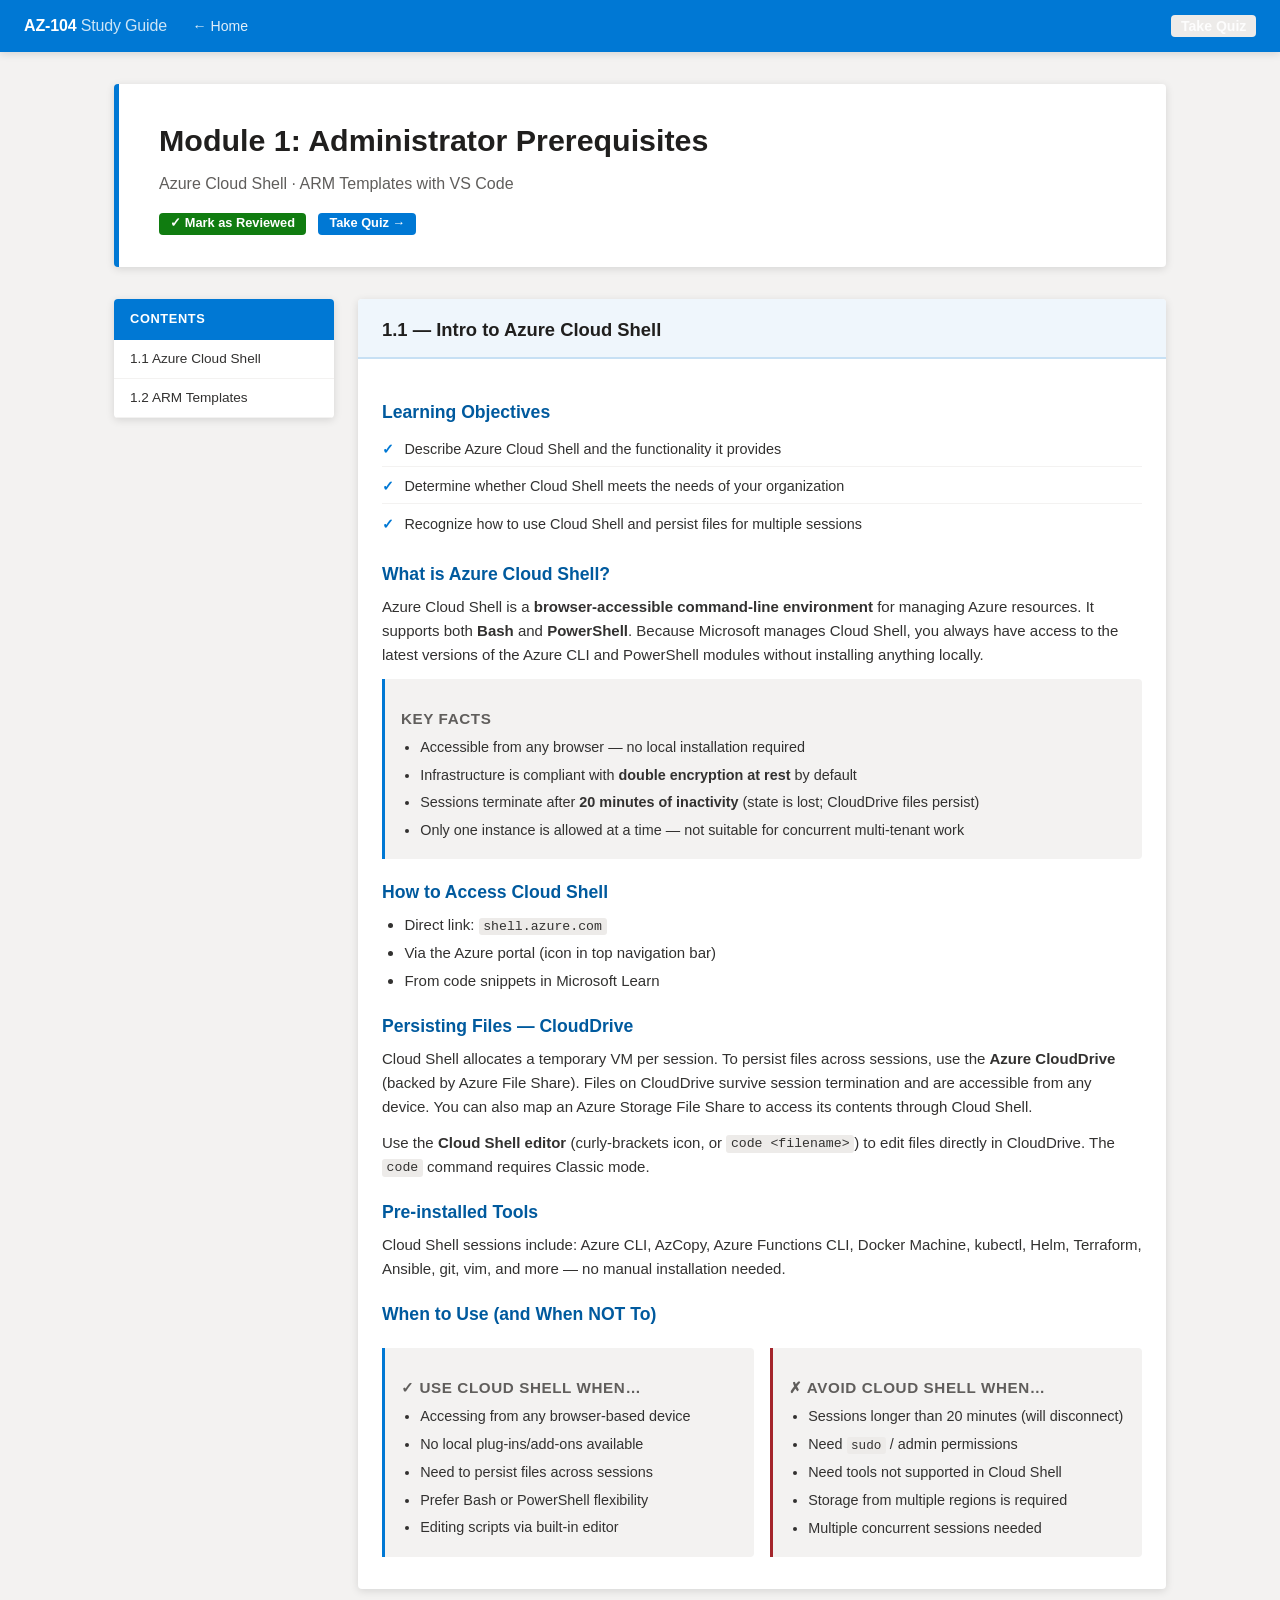
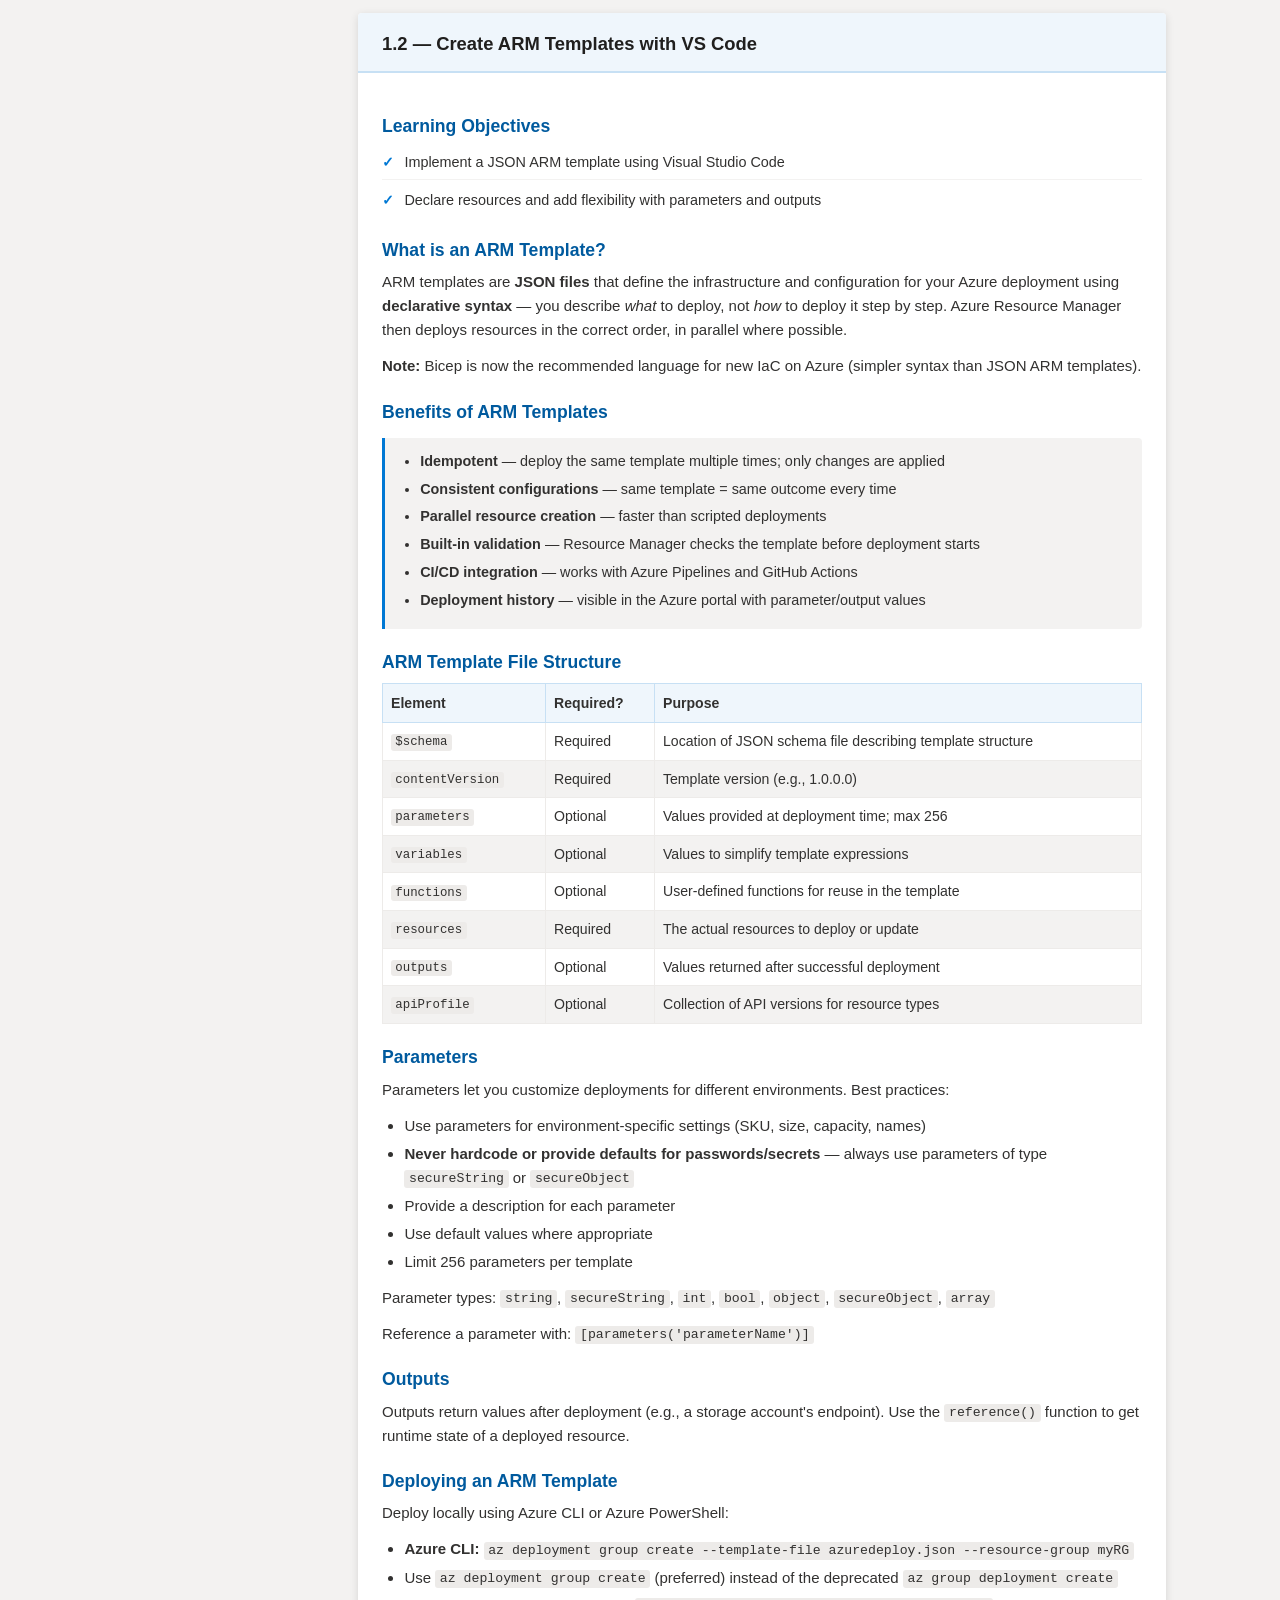
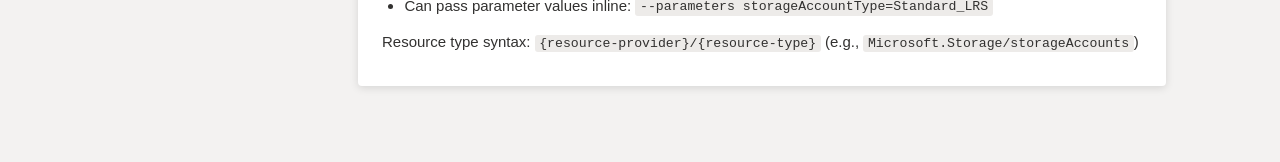
<file: html_review/module-1-review.html>
<!DOCTYPE html>
<html lang="en">
<head>
  <meta charset="UTF-8">
  <meta name="viewport" content="width=device-width, initial-scale=1.0">
  <title>Module 1 Review — AZ-104</title>
  <link rel="stylesheet" href="styles.css">
</head>
<body>

<header class="site-header">
  <div class="logo">AZ-104 <span>Study Guide</span></div>
  <nav>
    <a href="../index.html" class="back-link">← Home</a>
    <a href="module-1-quiz.html" class="btn btn-secondary btn-sm">Take Quiz</a>
  </nav>
</header>

<div class="page-container">

  <div class="page-hero">
    <h1>Module 1: Administrator Prerequisites</h1>
    <p class="subtitle">Azure Cloud Shell · ARM Templates with VS Code</p>
    <div style="margin-top:1rem; display:flex; gap:0.75rem; flex-wrap:wrap;">
      <button class="btn btn-success btn-sm" onclick="markReviewed()">✓ Mark as Reviewed</button>
      <a href="module-1-quiz.html" class="btn btn-primary btn-sm">Take Quiz →</a>
    </div>
  </div>

  <div class="review-layout">

    <!-- Sidebar Nav -->
    <aside class="review-sidebar">
      <div class="review-sidebar-header">Contents</div>
      <nav>
        <a href="#cloud-shell">1.1 Azure Cloud Shell</a>
        <a href="#arm-templates">1.2 ARM Templates</a>
      </nav>
    </aside>

    <!-- Main Content -->
    <div class="review-content">

      <!-- Submodule 1.1: Azure Cloud Shell -->
      <div class="submodule-section" id="cloud-shell">
        <div class="submodule-header">
          <h2>1.1 — Intro to Azure Cloud Shell</h2>
        </div>
        <div class="submodule-body">

          <h3>Learning Objectives</h3>
          <ul class="objectives-list">
            <li>Describe Azure Cloud Shell and the functionality it provides</li>
            <li>Determine whether Cloud Shell meets the needs of your organization</li>
            <li>Recognize how to use Cloud Shell and persist files for multiple sessions</li>
          </ul>

          <h3>What is Azure Cloud Shell?</h3>
          <p>Azure Cloud Shell is a <strong>browser-accessible command-line environment</strong> for managing Azure resources. It supports both <strong>Bash</strong> and <strong>PowerShell</strong>. Because Microsoft manages Cloud Shell, you always have access to the latest versions of the Azure CLI and PowerShell modules without installing anything locally.</p>

          <div class="key-points">
            <h4>Key Facts</h4>
            <ul>
              <li>Accessible from any browser — no local installation required</li>
              <li>Infrastructure is compliant with <strong>double encryption at rest</strong> by default</li>
              <li>Sessions terminate after <strong>20 minutes of inactivity</strong> (state is lost; CloudDrive files persist)</li>
              <li>Only one instance is allowed at a time — not suitable for concurrent multi-tenant work</li>
            </ul>
          </div>

          <h3>How to Access Cloud Shell</h3>
          <ul>
            <li>Direct link: <code>shell.azure.com</code></li>
            <li>Via the Azure portal (icon in top navigation bar)</li>
            <li>From code snippets in Microsoft Learn</li>
          </ul>

          <h3>Persisting Files — CloudDrive</h3>
          <p>Cloud Shell allocates a temporary VM per session. To persist files across sessions, use the <strong>Azure CloudDrive</strong> (backed by Azure File Share). Files on CloudDrive survive session termination and are accessible from any device. You can also map an Azure Storage File Share to access its contents through Cloud Shell.</p>
          <p>Use the <strong>Cloud Shell editor</strong> (curly-brackets icon, or <code>code &lt;filename&gt;</code>) to edit files directly in CloudDrive. The <code>code</code> command requires Classic mode.</p>

          <h3>Pre-installed Tools</h3>
          <p>Cloud Shell sessions include: Azure CLI, AzCopy, Azure Functions CLI, Docker Machine, kubectl, Helm, Terraform, Ansible, git, vim, and more — no manual installation needed.</p>

          <h3>When to Use (and When NOT To)</h3>
          <div style="display:grid; grid-template-columns: 1fr 1fr; gap:1rem; margin-top:0.5rem;">
            <div class="key-points">
              <h4>✓ Use Cloud Shell when…</h4>
              <ul>
                <li>Accessing from any browser-based device</li>
                <li>No local plug-ins/add-ons available</li>
                <li>Need to persist files across sessions</li>
                <li>Prefer Bash or PowerShell flexibility</li>
                <li>Editing scripts via built-in editor</li>
              </ul>
            </div>
            <div class="key-points" style="border-left-color: var(--error);">
              <h4>✗ Avoid Cloud Shell when…</h4>
              <ul>
                <li>Sessions longer than 20 minutes (will disconnect)</li>
                <li>Need <code>sudo</code> / admin permissions</li>
                <li>Need tools not supported in Cloud Shell</li>
                <li>Storage from multiple regions is required</li>
                <li>Multiple concurrent sessions needed</li>
              </ul>
            </div>
          </div>

        </div>
      </div>

      <!-- Submodule 1.2: ARM Templates -->
      <div class="submodule-section" id="arm-templates">
        <div class="submodule-header">
          <h2>1.2 — Create ARM Templates with VS Code</h2>
        </div>
        <div class="submodule-body">

          <h3>Learning Objectives</h3>
          <ul class="objectives-list">
            <li>Implement a JSON ARM template using Visual Studio Code</li>
            <li>Declare resources and add flexibility with parameters and outputs</li>
          </ul>

          <h3>What is an ARM Template?</h3>
          <p>ARM templates are <strong>JSON files</strong> that define the infrastructure and configuration for your Azure deployment using <strong>declarative syntax</strong> — you describe <em>what</em> to deploy, not <em>how</em> to deploy it step by step. Azure Resource Manager then deploys resources in the correct order, in parallel where possible.</p>
          <p><strong>Note:</strong> Bicep is now the recommended language for new IaC on Azure (simpler syntax than JSON ARM templates).</p>

          <h3>Benefits of ARM Templates</h3>
          <div class="key-points">
            <ul>
              <li><strong>Idempotent</strong> — deploy the same template multiple times; only changes are applied</li>
              <li><strong>Consistent configurations</strong> — same template = same outcome every time</li>
              <li><strong>Parallel resource creation</strong> — faster than scripted deployments</li>
              <li><strong>Built-in validation</strong> — Resource Manager checks the template before deployment starts</li>
              <li><strong>CI/CD integration</strong> — works with Azure Pipelines and GitHub Actions</li>
              <li><strong>Deployment history</strong> — visible in the Azure portal with parameter/output values</li>
            </ul>
          </div>

          <h3>ARM Template File Structure</h3>
          <table style="width:100%; border-collapse:collapse; font-size:0.88rem; margin-bottom:1rem;">
            <thead><tr style="background:var(--azure-blue-lighter);"><th style="text-align:left;padding:0.5rem;border:1px solid var(--azure-blue-light);">Element</th><th style="text-align:left;padding:0.5rem;border:1px solid var(--azure-blue-light);">Required?</th><th style="text-align:left;padding:0.5rem;border:1px solid var(--azure-blue-light);">Purpose</th></tr></thead>
            <tbody>
              <tr><td style="padding:0.4rem 0.5rem;border:1px solid var(--neutral-light);"><code>$schema</code></td><td style="padding:0.4rem 0.5rem;border:1px solid var(--neutral-light);">Required</td><td style="padding:0.4rem 0.5rem;border:1px solid var(--neutral-light);">Location of JSON schema file describing template structure</td></tr>
              <tr><td style="padding:0.4rem 0.5rem;border:1px solid var(--neutral-light);background:var(--neutral-lighter);"><code>contentVersion</code></td><td style="padding:0.4rem 0.5rem;border:1px solid var(--neutral-light);background:var(--neutral-lighter);">Required</td><td style="padding:0.4rem 0.5rem;border:1px solid var(--neutral-light);background:var(--neutral-lighter);">Template version (e.g., 1.0.0.0)</td></tr>
              <tr><td style="padding:0.4rem 0.5rem;border:1px solid var(--neutral-light);"><code>parameters</code></td><td style="padding:0.4rem 0.5rem;border:1px solid var(--neutral-light);">Optional</td><td style="padding:0.4rem 0.5rem;border:1px solid var(--neutral-light);">Values provided at deployment time; max 256</td></tr>
              <tr><td style="padding:0.4rem 0.5rem;border:1px solid var(--neutral-light);background:var(--neutral-lighter);"><code>variables</code></td><td style="padding:0.4rem 0.5rem;border:1px solid var(--neutral-light);background:var(--neutral-lighter);">Optional</td><td style="padding:0.4rem 0.5rem;border:1px solid var(--neutral-light);background:var(--neutral-lighter);">Values to simplify template expressions</td></tr>
              <tr><td style="padding:0.4rem 0.5rem;border:1px solid var(--neutral-light);"><code>functions</code></td><td style="padding:0.4rem 0.5rem;border:1px solid var(--neutral-light);">Optional</td><td style="padding:0.4rem 0.5rem;border:1px solid var(--neutral-light);">User-defined functions for reuse in the template</td></tr>
              <tr><td style="padding:0.4rem 0.5rem;border:1px solid var(--neutral-light);background:var(--neutral-lighter);"><code>resources</code></td><td style="padding:0.4rem 0.5rem;border:1px solid var(--neutral-light);background:var(--neutral-lighter);">Required</td><td style="padding:0.4rem 0.5rem;border:1px solid var(--neutral-light);background:var(--neutral-lighter);">The actual resources to deploy or update</td></tr>
              <tr><td style="padding:0.4rem 0.5rem;border:1px solid var(--neutral-light);"><code>outputs</code></td><td style="padding:0.4rem 0.5rem;border:1px solid var(--neutral-light);">Optional</td><td style="padding:0.4rem 0.5rem;border:1px solid var(--neutral-light);">Values returned after successful deployment</td></tr>
              <tr><td style="padding:0.4rem 0.5rem;border:1px solid var(--neutral-light);background:var(--neutral-lighter);"><code>apiProfile</code></td><td style="padding:0.4rem 0.5rem;border:1px solid var(--neutral-light);background:var(--neutral-lighter);">Optional</td><td style="padding:0.4rem 0.5rem;border:1px solid var(--neutral-light);background:var(--neutral-lighter);">Collection of API versions for resource types</td></tr>
            </tbody>
          </table>

          <h3>Parameters</h3>
          <p>Parameters let you customize deployments for different environments. Best practices:</p>
          <ul>
            <li>Use parameters for environment-specific settings (SKU, size, capacity, names)</li>
            <li><strong>Never hardcode or provide defaults for passwords/secrets</strong> — always use parameters of type <code>secureString</code> or <code>secureObject</code></li>
            <li>Provide a description for each parameter</li>
            <li>Use default values where appropriate</li>
            <li>Limit 256 parameters per template</li>
          </ul>
          <p>Parameter types: <code>string</code>, <code>secureString</code>, <code>int</code>, <code>bool</code>, <code>object</code>, <code>secureObject</code>, <code>array</code></p>
          <p>Reference a parameter with: <code>[parameters('parameterName')]</code></p>

          <h3>Outputs</h3>
          <p>Outputs return values after deployment (e.g., a storage account's endpoint). Use the <code>reference()</code> function to get runtime state of a deployed resource.</p>

          <h3>Deploying an ARM Template</h3>
          <p>Deploy locally using Azure CLI or Azure PowerShell:</p>
          <ul>
            <li><strong>Azure CLI:</strong> <code>az deployment group create --template-file azuredeploy.json --resource-group myRG</code></li>
            <li>Use <code>az deployment group create</code> (preferred) instead of the deprecated <code>az group deployment create</code></li>
            <li>Can pass parameter values inline: <code>--parameters storageAccountType=Standard_LRS</code></li>
          </ul>
          <p>Resource type syntax: <code>{resource-provider}/{resource-type}</code> (e.g., <code>Microsoft.Storage/storageAccounts</code>)</p>

        </div>
      </div>

    </div><!-- /review-content -->
  </div><!-- /review-layout -->

</div><!-- /page-container -->

<script>
function markReviewed() {
  localStorage.setItem('az104_reviewed_module_1', '1');
  const btn = event.target;
  btn.textContent = '✓ Reviewed!';
  btn.classList.remove('btn-success');
  btn.classList.add('btn-secondary');
  btn.disabled = true;
}
// Highlight current sidebar link on scroll
const sections = document.querySelectorAll('.submodule-section');
const navLinks = document.querySelectorAll('.review-sidebar nav a');
window.addEventListener('scroll', () => {
  let current = '';
  sections.forEach(s => { if (window.scrollY >= s.offsetTop - 120) current = s.id; });
  navLinks.forEach(a => { a.classList.toggle('current', a.getAttribute('href') === '#' + current); });
});
</script>

</body>
</html>
</file>
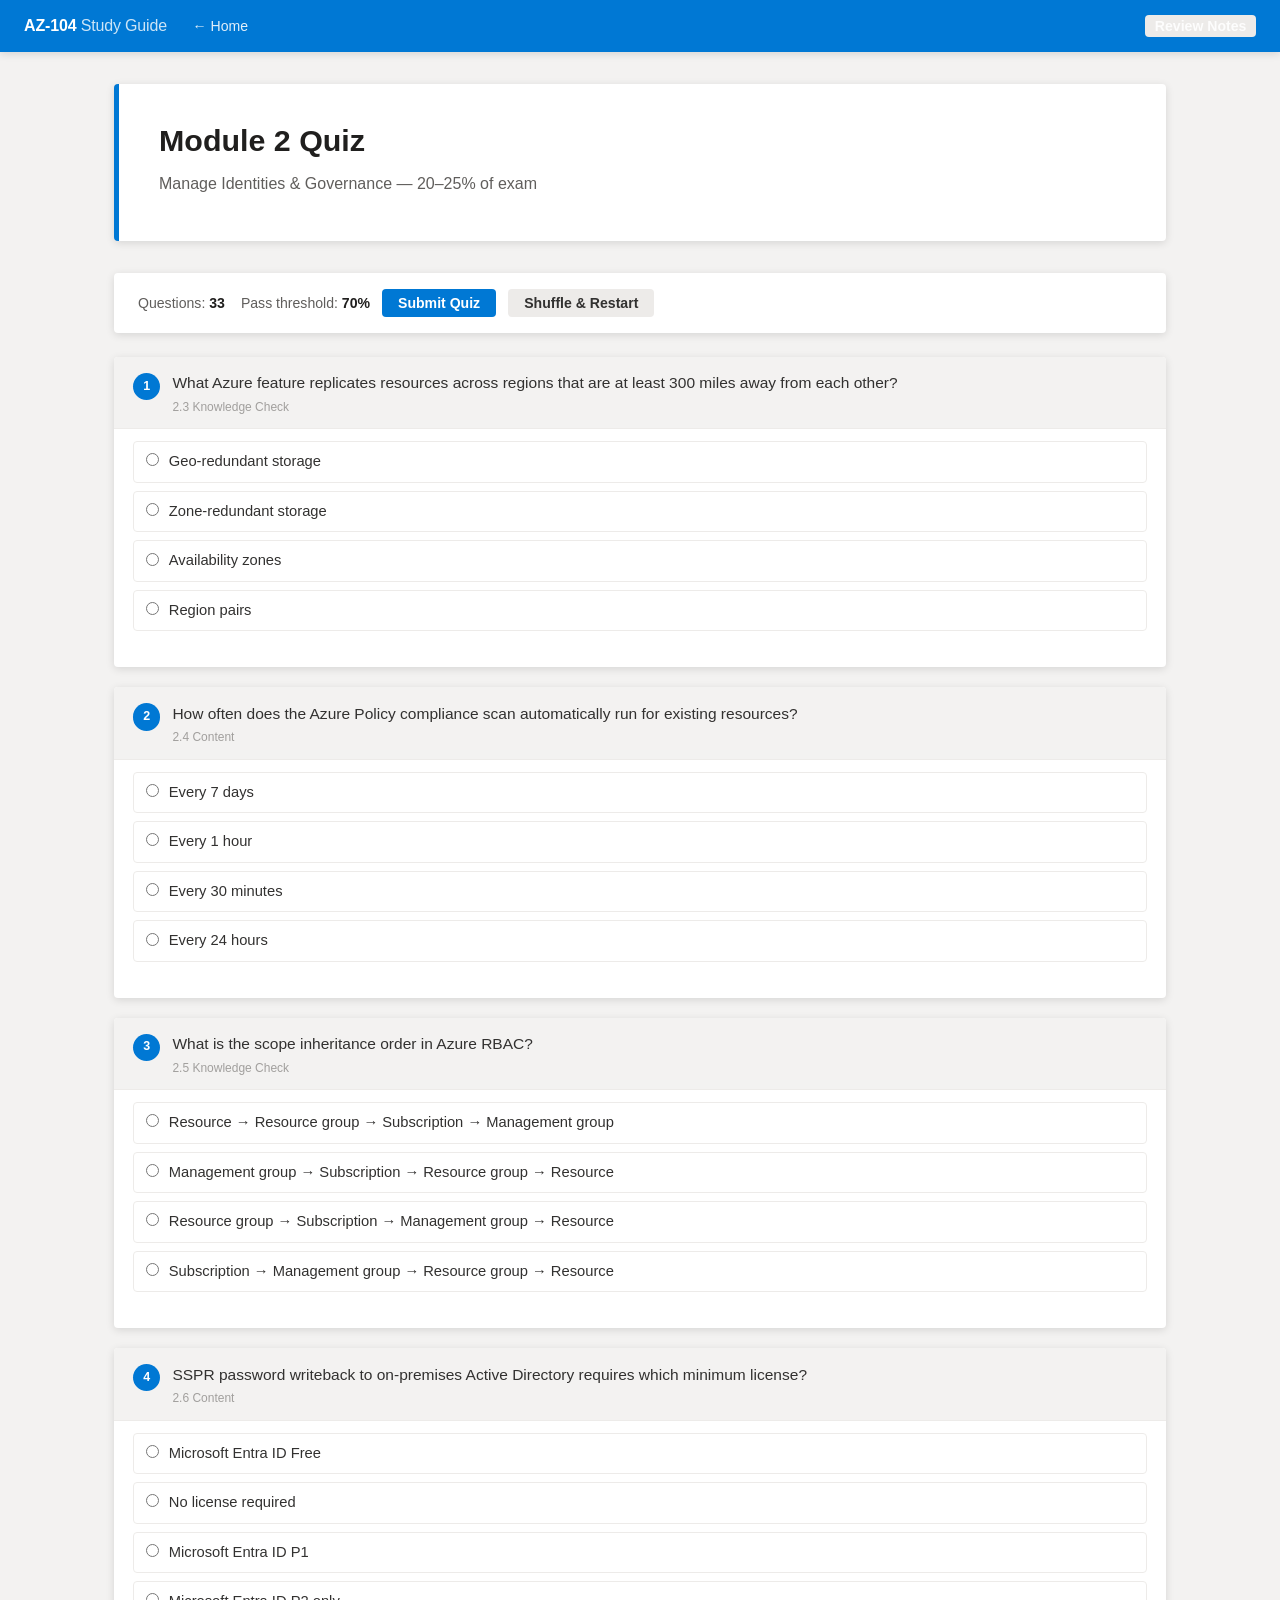
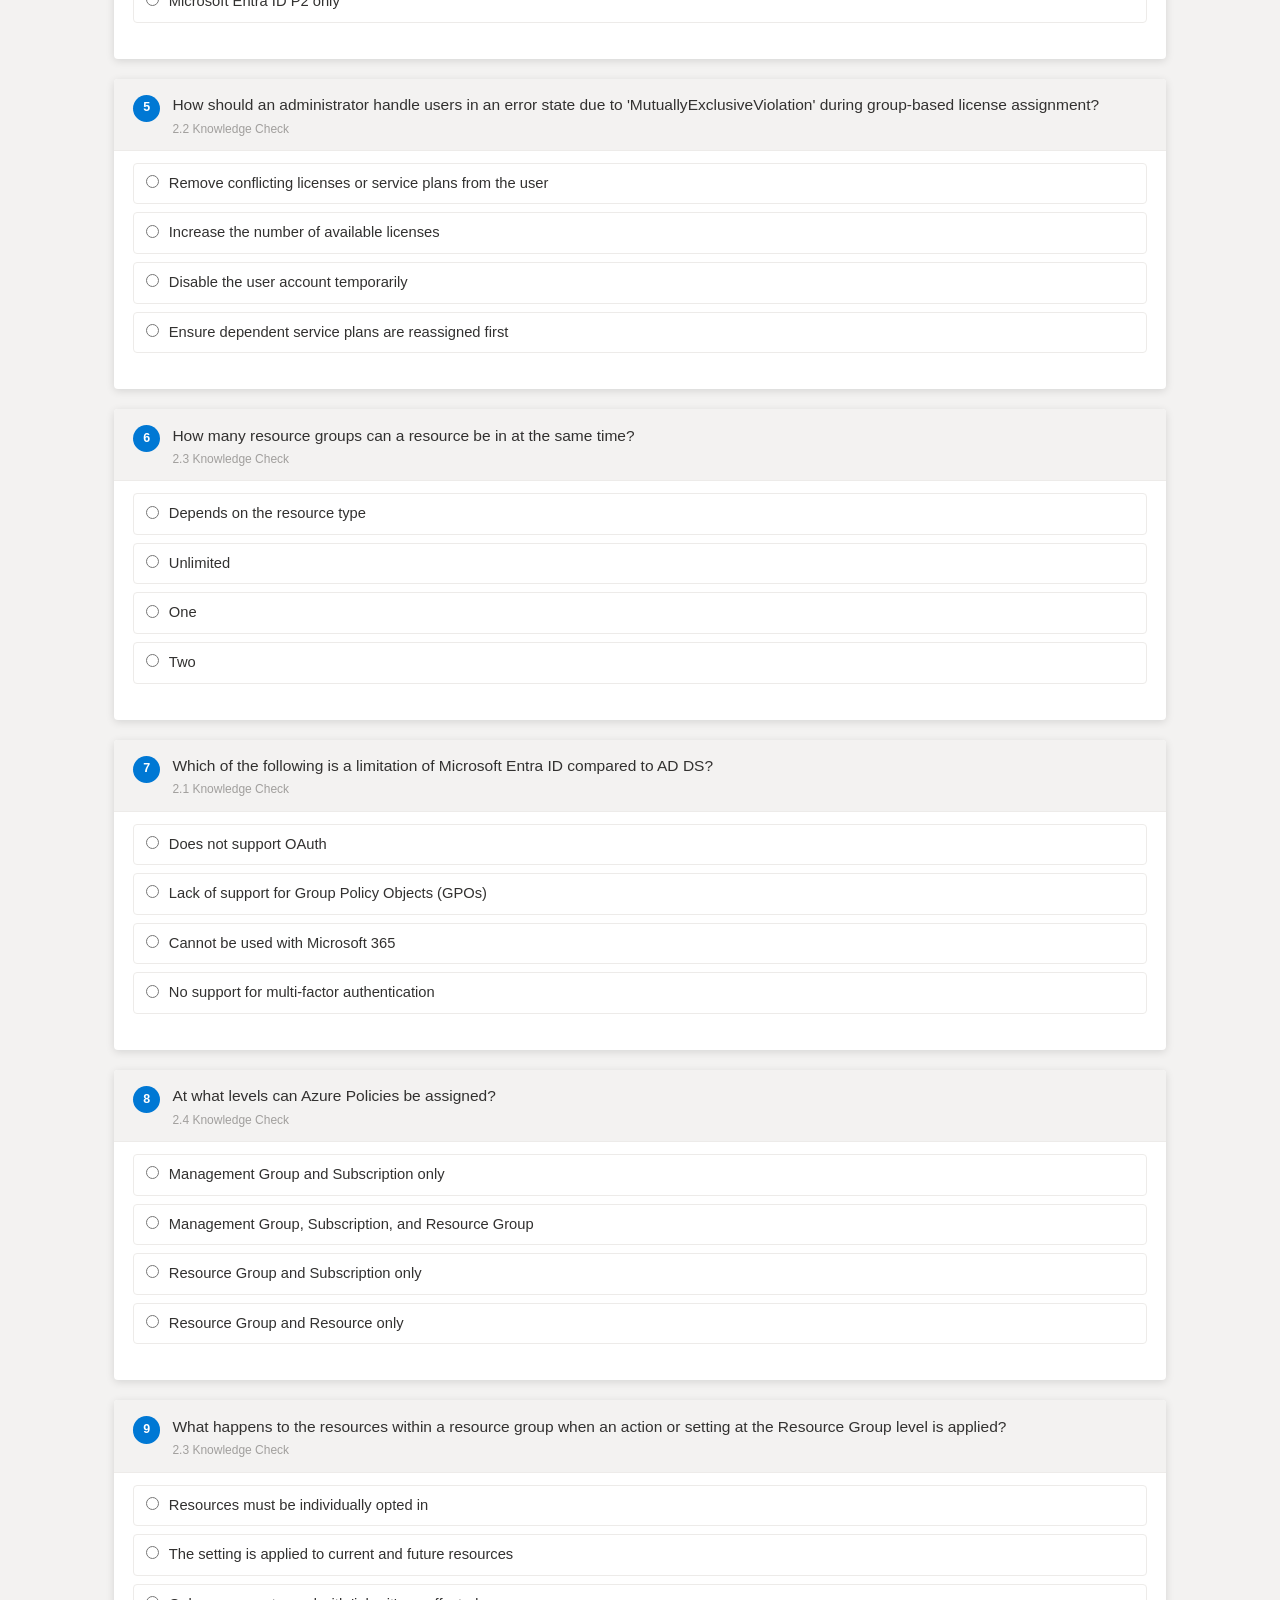
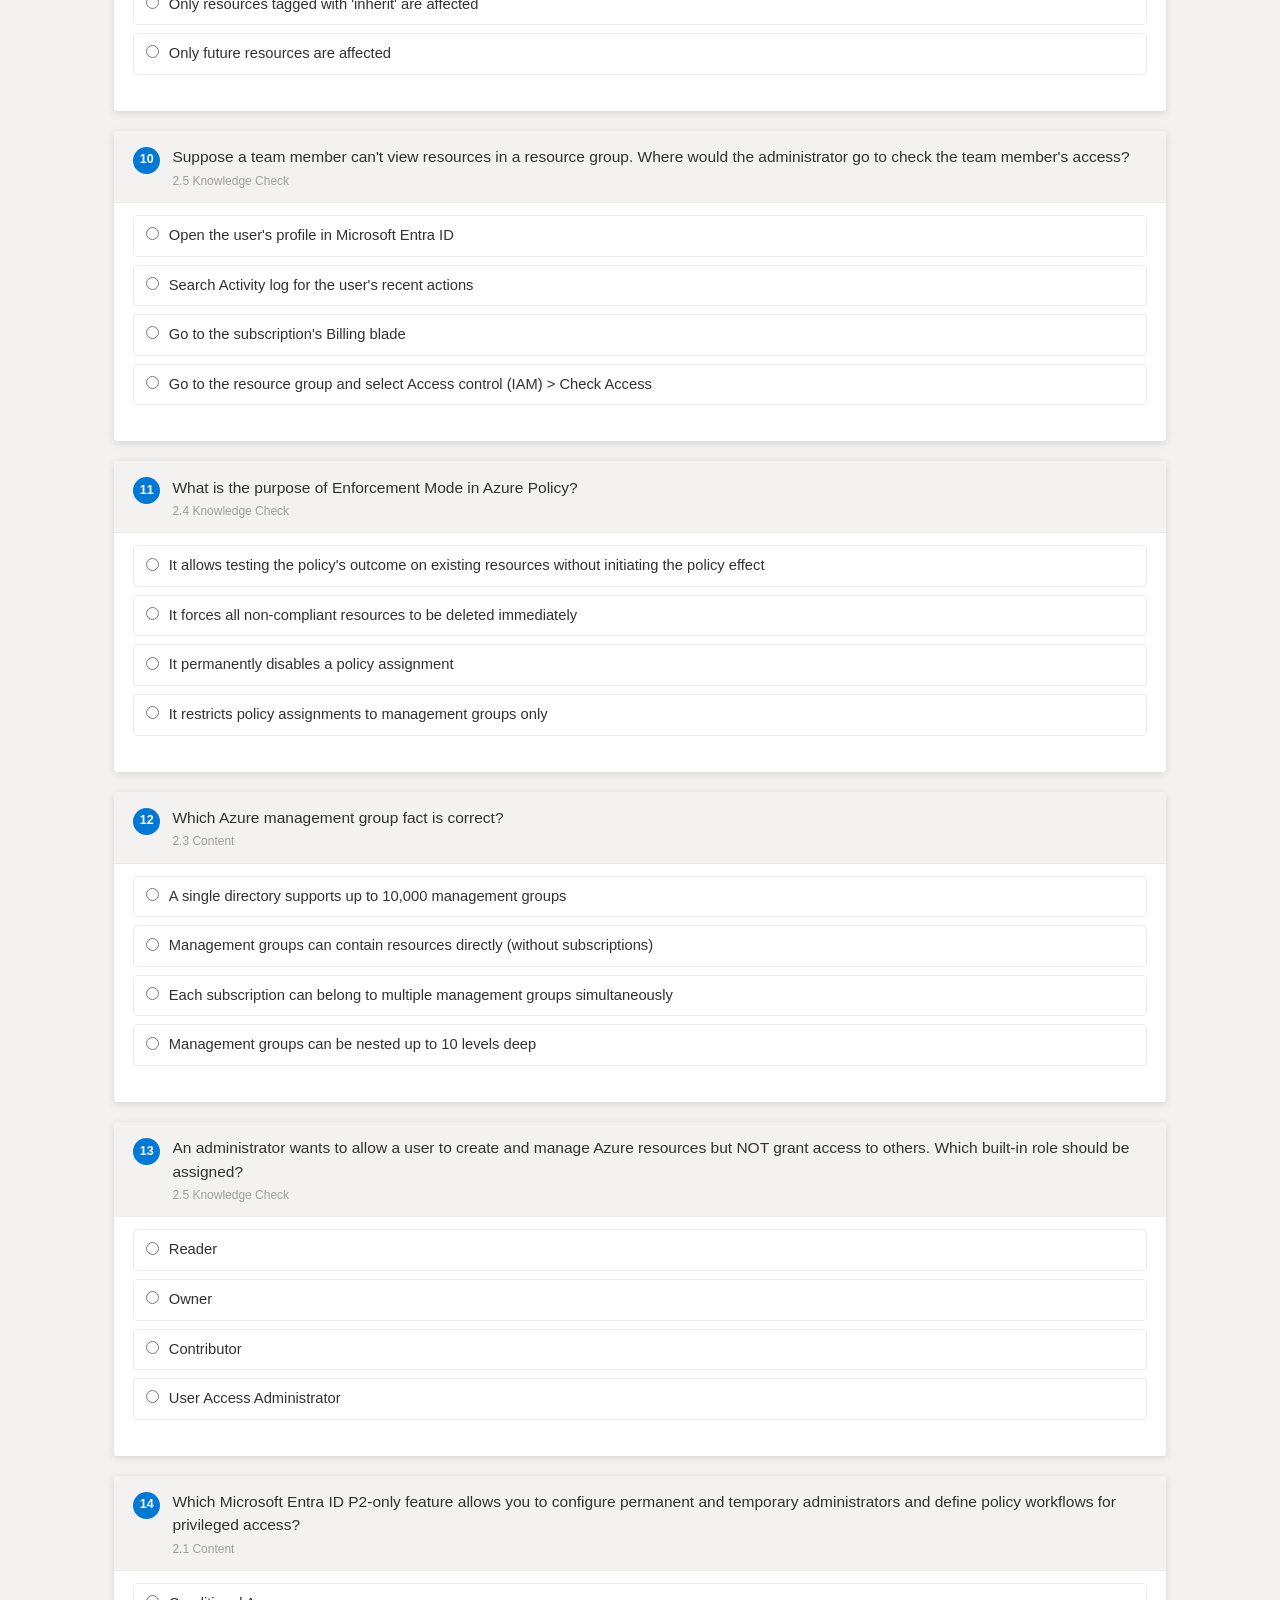
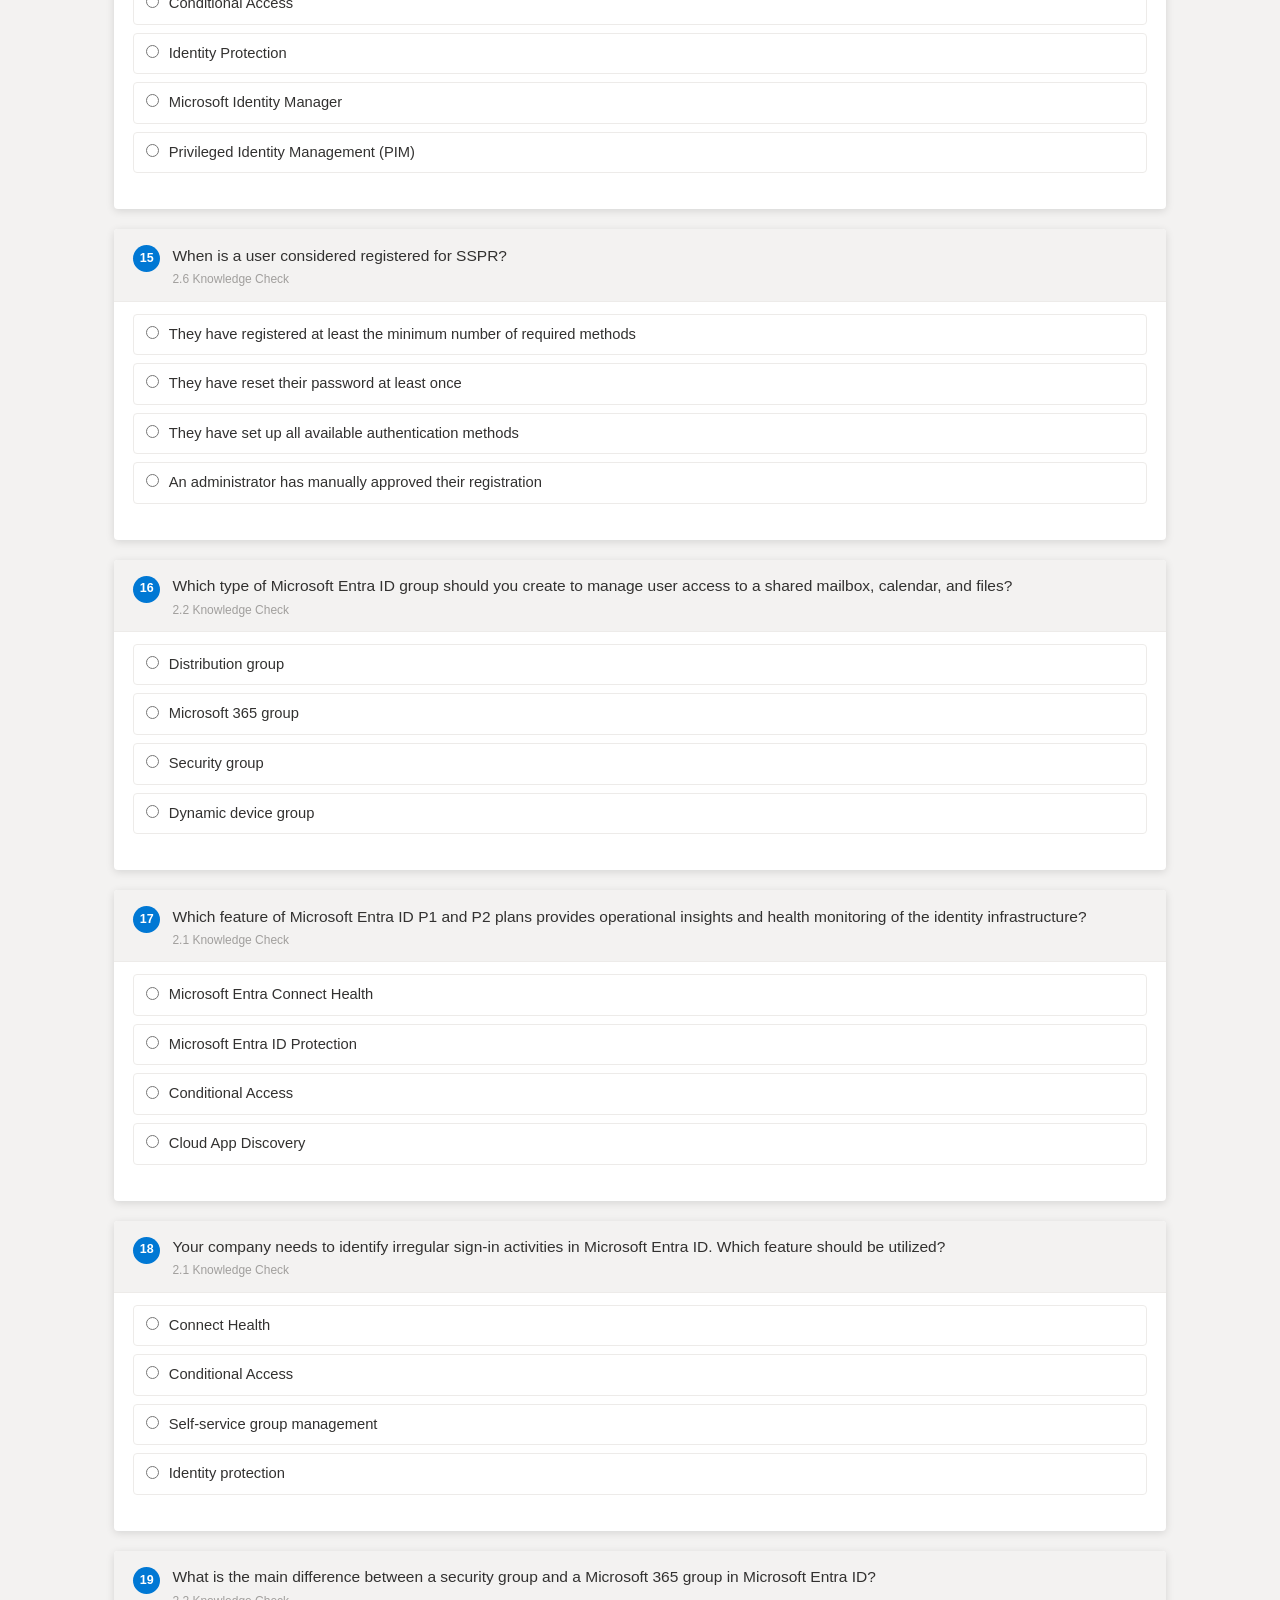
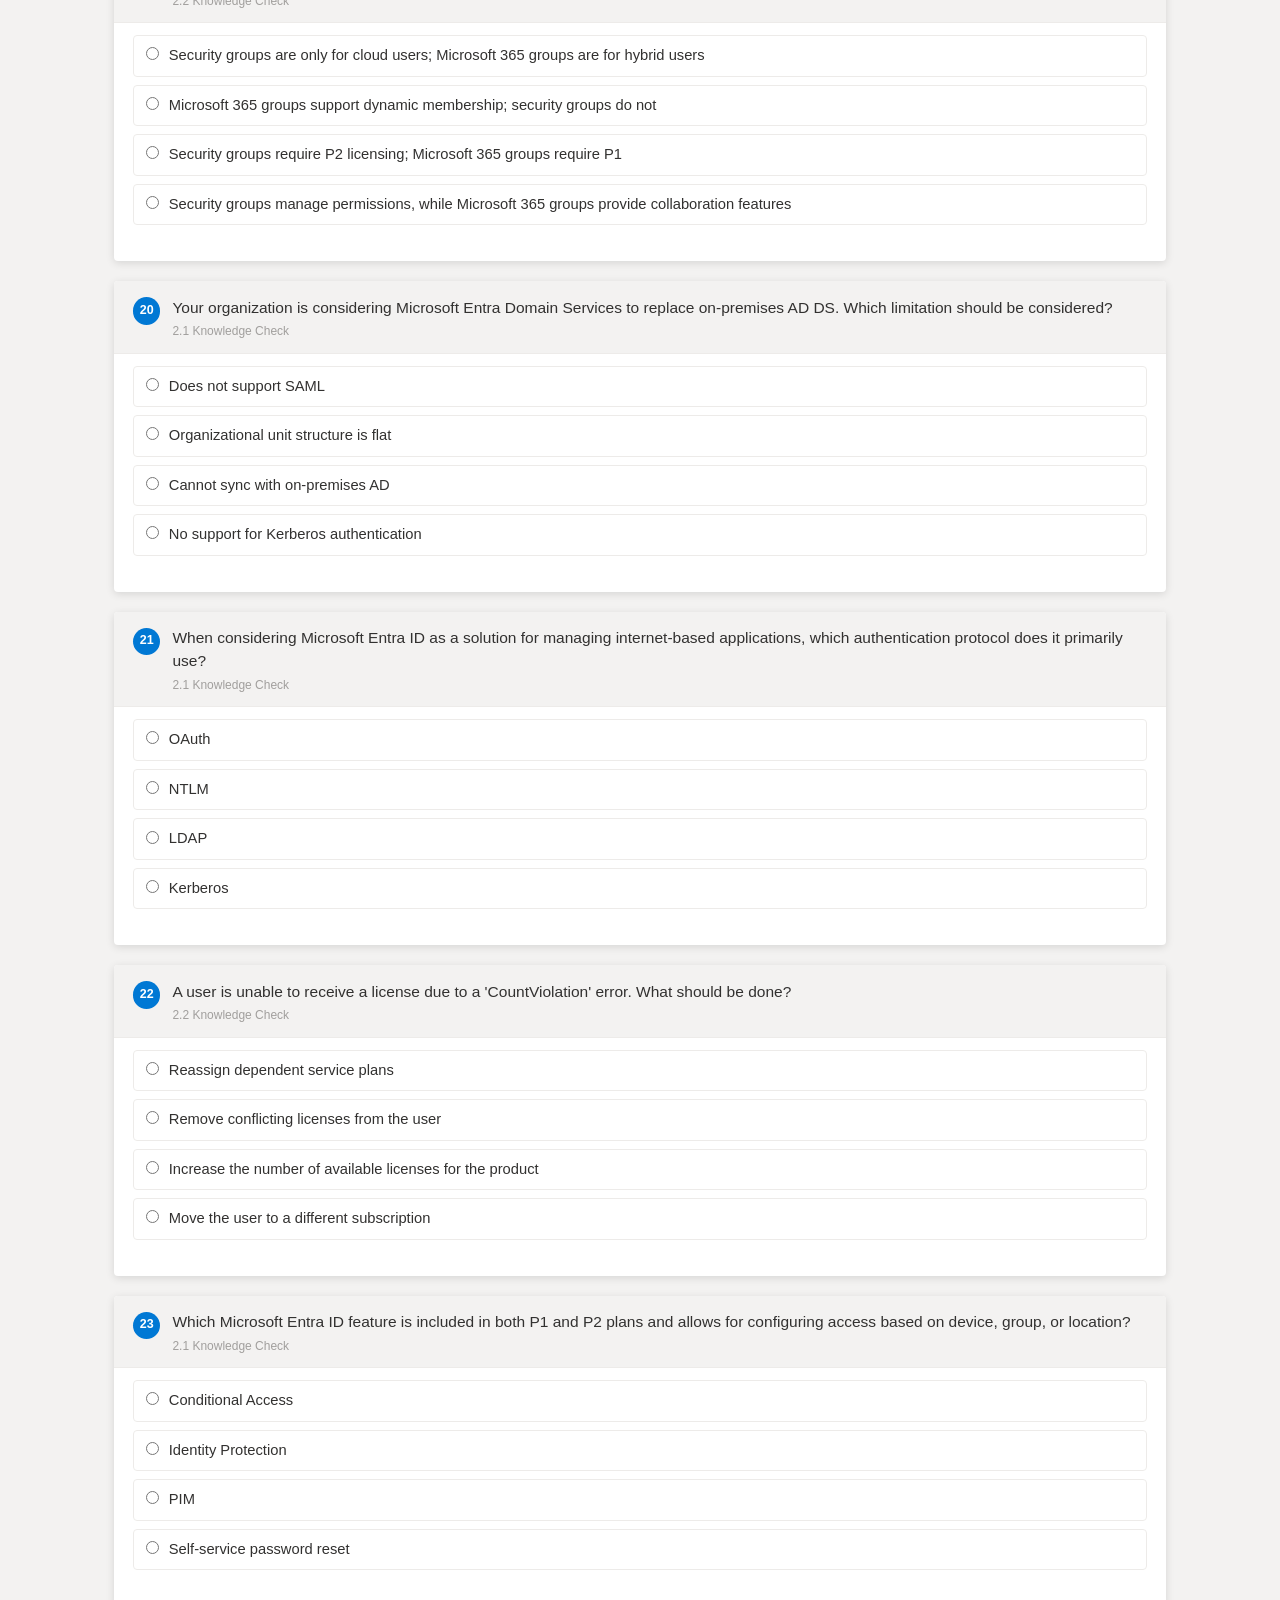
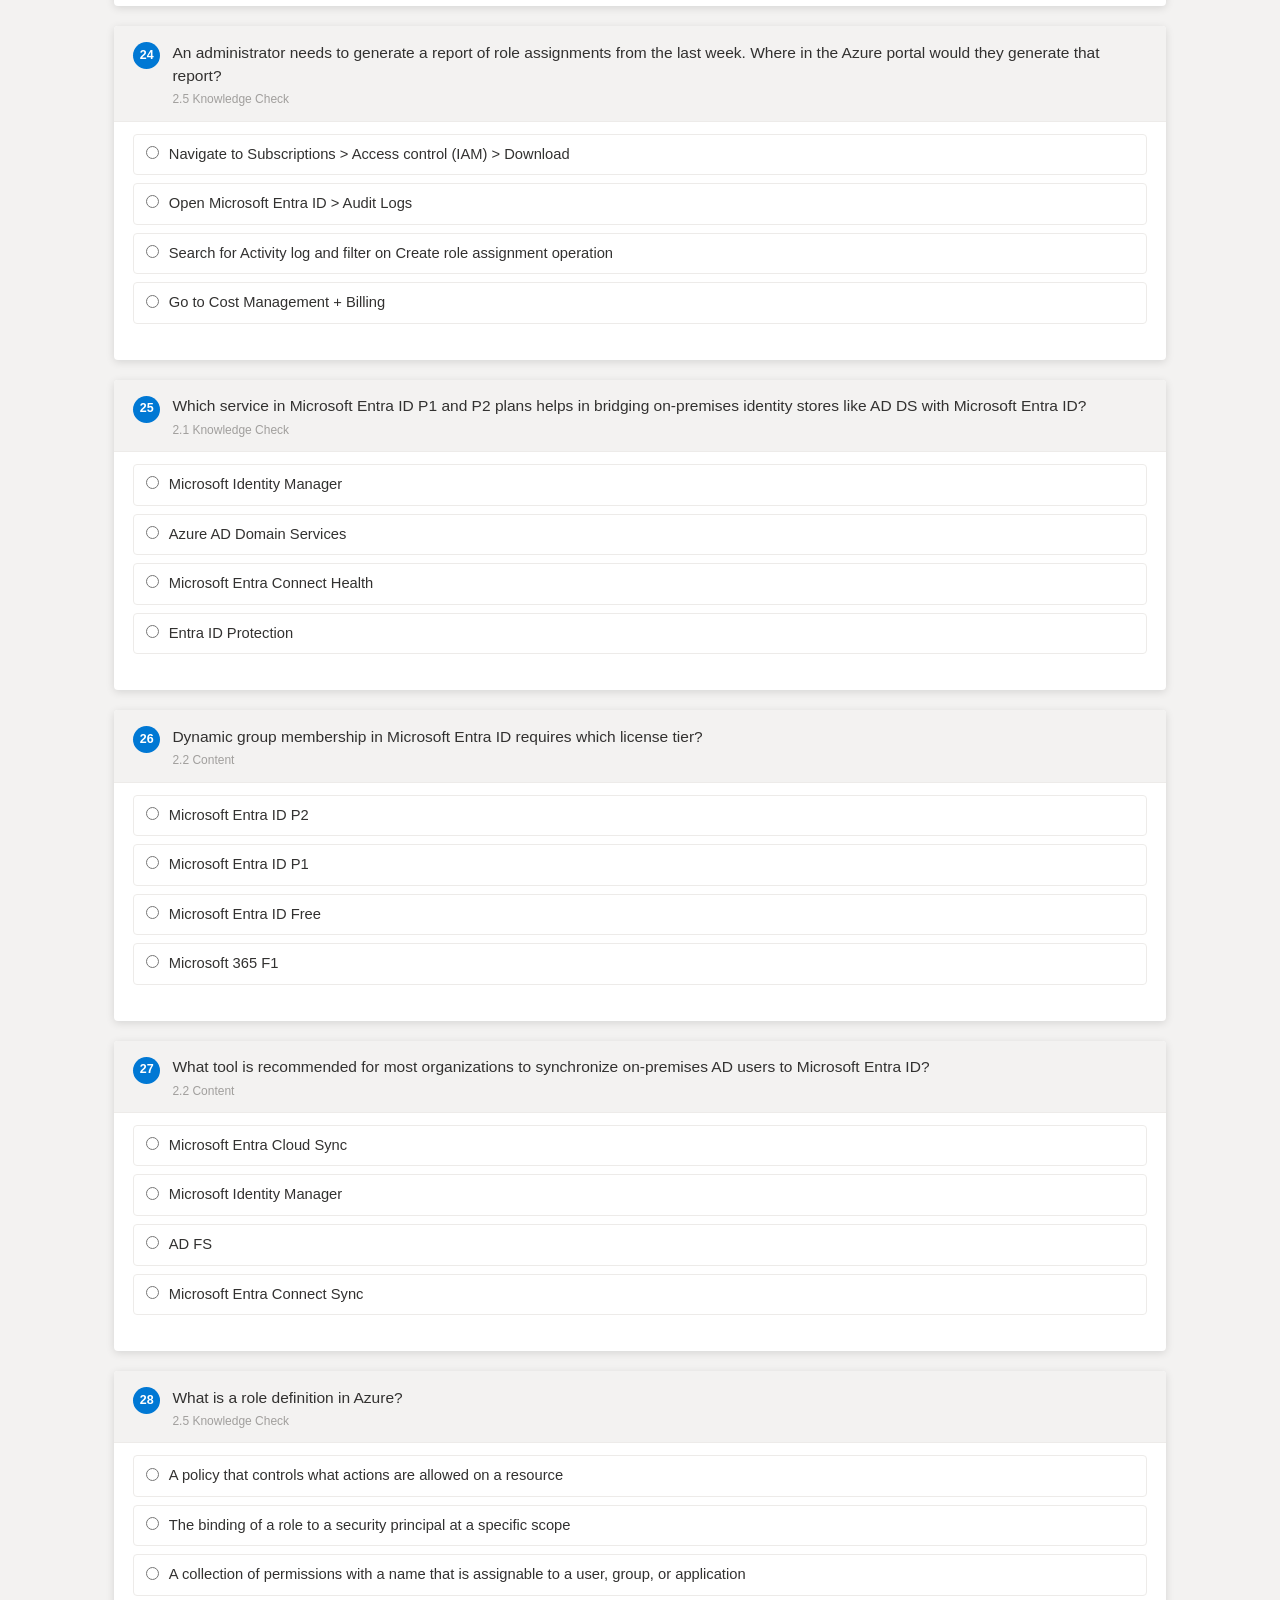
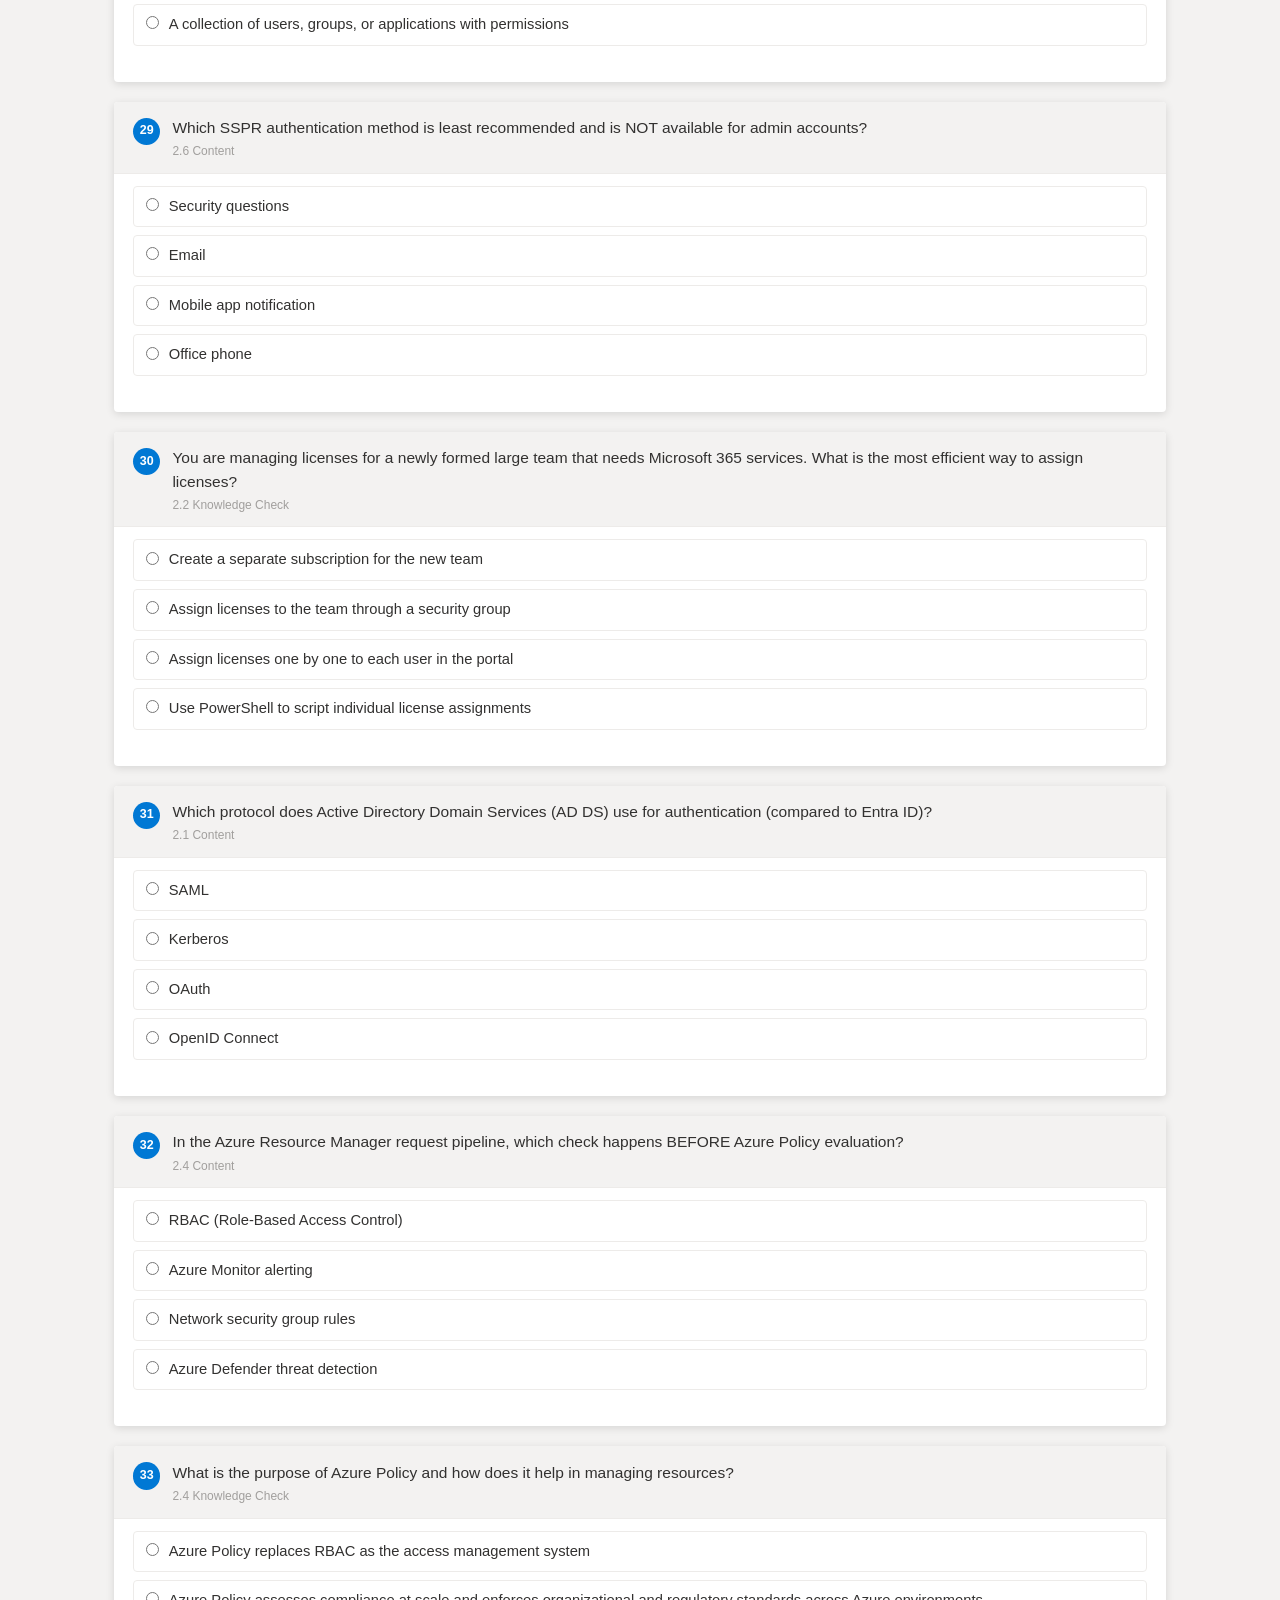
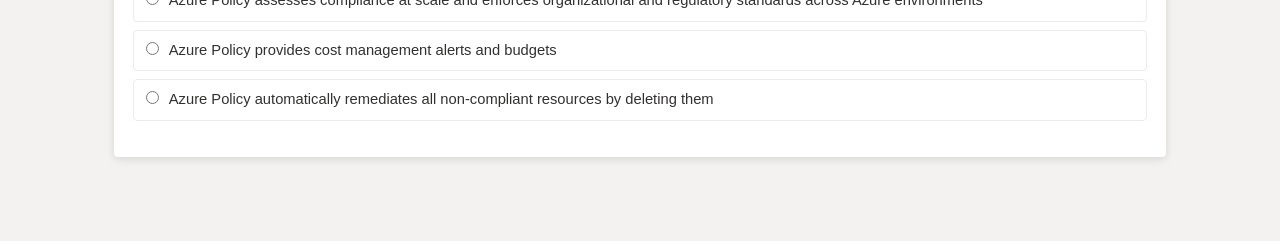
<file: html_review/module-2-quiz.html>
<!DOCTYPE html>
<html lang="en">
<head>
  <meta charset="UTF-8">
  <meta name="viewport" content="width=device-width, initial-scale=1.0">
  <title>Module 2 Quiz — AZ-104</title>
  <link rel="stylesheet" href="styles.css">
</head>
<body>

<header class="site-header">
  <div class="logo">AZ-104 <span>Study Guide</span></div>
  <nav>
    <a href="../index.html" class="back-link">← Home</a>
    <a href="module-2-review.html" class="btn btn-secondary btn-sm">Review Notes</a>
  </nav>
</header>

<div class="page-container">

  <div class="page-hero">
    <h1>Module 2 Quiz</h1>
    <p class="subtitle">Manage Identities &amp; Governance — 20–25% of exam</p>
  </div>

  <div class="score-panel" id="score-panel">
    <div class="score-number" id="score-pct"></div>
    <div class="score-label" id="score-label"></div>
    <div class="score-bar-track"><div class="score-bar-fill" id="score-bar"></div></div>
    <div class="score-actions">
      <button class="btn btn-secondary" onclick="retakeQuiz()">Retake Quiz</button>
      <button class="btn btn-success" id="btn-complete" onclick="markComplete()" disabled>Mark Module Complete</button>
      <a href="module-3-quiz.html" class="btn btn-primary">Next Module →</a>
    </div>
  </div>

  <div class="quiz-controls">
    <div class="quiz-meta">
      <span>Questions: <strong id="q-count"></strong></span>
      <span>Pass threshold: <strong>70%</strong></span>
    </div>
    <button class="btn btn-primary" onclick="submitQuiz()" id="btn-submit">Submit Quiz</button>
    <button class="btn btn-secondary" onclick="retakeQuiz()">Shuffle &amp; Restart</button>
  </div>

  <div id="quiz-container"></div>

</div>

<script>
const ALL_QUESTIONS = [
  // From knowledge checks
  { q: "When considering Microsoft Entra ID as a solution for managing internet-based applications, which authentication protocol does it primarily use?", options: ["OAuth", "Kerberos", "LDAP", "NTLM"], answer: 0, source: "2.1 Knowledge Check" },
  { q: "Which feature of Microsoft Entra ID P1 and P2 plans provides operational insights and health monitoring of the identity infrastructure?", options: ["Microsoft Entra Connect Health", "Microsoft Entra ID Protection", "Conditional Access", "Cloud App Discovery"], answer: 0, source: "2.1 Knowledge Check" },
  { q: "Which of the following is a limitation of Microsoft Entra ID compared to AD DS?", options: ["Lack of support for Group Policy Objects (GPOs)", "No support for multi-factor authentication", "Cannot be used with Microsoft 365", "Does not support OAuth"], answer: 0, source: "2.1 Knowledge Check" },
  { q: "Which service in Microsoft Entra ID P1 and P2 plans helps in bridging on-premises identity stores like AD DS with Microsoft Entra ID?", options: ["Microsoft Identity Manager", "Microsoft Entra Connect Health", "Entra ID Protection", "Azure AD Domain Services"], answer: 0, source: "2.1 Knowledge Check" },
  { q: "Your company needs to identify irregular sign-in activities in Microsoft Entra ID. Which feature should be utilized?", options: ["Identity protection", "Conditional Access", "Connect Health", "Self-service group management"], answer: 0, source: "2.1 Knowledge Check" },
  { q: "Which Microsoft Entra ID feature is included in both P1 and P2 plans and allows for configuring access based on device, group, or location?", options: ["Conditional Access", "PIM", "Identity Protection", "Self-service password reset"], answer: 0, source: "2.1 Knowledge Check" },
  { q: "Your organization is considering Microsoft Entra Domain Services to replace on-premises AD DS. Which limitation should be considered?", options: ["Organizational unit structure is flat", "No support for Kerberos authentication", "Cannot sync with on-premises AD", "Does not support SAML"], answer: 0, source: "2.1 Knowledge Check" },
  { q: "Which type of Microsoft Entra ID group should you create to manage user access to a shared mailbox, calendar, and files?", options: ["Microsoft 365 group", "Security group", "Dynamic device group", "Distribution group"], answer: 0, source: "2.2 Knowledge Check" },
  { q: "What is the main difference between a security group and a Microsoft 365 group in Microsoft Entra ID?", options: ["Security groups manage permissions, while Microsoft 365 groups provide collaboration features", "Security groups are only for cloud users; Microsoft 365 groups are for hybrid users", "Microsoft 365 groups support dynamic membership; security groups do not", "Security groups require P2 licensing; Microsoft 365 groups require P1"], answer: 0, source: "2.2 Knowledge Check" },
  { q: "You are managing licenses for a newly formed large team that needs Microsoft 365 services. What is the most efficient way to assign licenses?", options: ["Assign licenses to the team through a security group", "Assign licenses one by one to each user in the portal", "Use PowerShell to script individual license assignments", "Create a separate subscription for the new team"], answer: 0, source: "2.2 Knowledge Check" },
  { q: "How should an administrator handle users in an error state due to 'MutuallyExclusiveViolation' during group-based license assignment?", options: ["Remove conflicting licenses or service plans from the user", "Increase the number of available licenses", "Ensure dependent service plans are reassigned first", "Disable the user account temporarily"], answer: 0, source: "2.2 Knowledge Check" },
  { q: "A user is unable to receive a license due to a 'CountViolation' error. What should be done?", options: ["Increase the number of available licenses for the product", "Remove conflicting licenses from the user", "Reassign dependent service plans", "Move the user to a different subscription"], answer: 0, source: "2.2 Knowledge Check" },
  { q: "How many resource groups can a resource be in at the same time?", options: ["One", "Two", "Unlimited", "Depends on the resource type"], answer: 0, source: "2.3 Knowledge Check" },
  { q: "What Azure feature replicates resources across regions that are at least 300 miles away from each other?", options: ["Region pairs", "Availability zones", "Geo-redundant storage", "Zone-redundant storage"], answer: 0, source: "2.3 Knowledge Check" },
  { q: "What happens to the resources within a resource group when an action or setting at the Resource Group level is applied?", options: ["The setting is applied to current and future resources", "Only future resources are affected", "Only resources tagged with 'inherit' are affected", "Resources must be individually opted in"], answer: 0, source: "2.3 Knowledge Check" },
  { q: "What is the purpose of Azure Policy and how does it help in managing resources?", options: ["Azure Policy assesses compliance at scale and enforces organizational and regulatory standards across Azure environments", "Azure Policy replaces RBAC as the access management system", "Azure Policy automatically remediates all non-compliant resources by deleting them", "Azure Policy provides cost management alerts and budgets"], answer: 0, source: "2.4 Knowledge Check" },
  { q: "What is the purpose of Enforcement Mode in Azure Policy?", options: ["It allows testing the policy's outcome on existing resources without initiating the policy effect", "It permanently disables a policy assignment", "It forces all non-compliant resources to be deleted immediately", "It restricts policy assignments to management groups only"], answer: 0, source: "2.4 Knowledge Check" },
  { q: "At what levels can Azure Policies be assigned?", options: ["Management Group, Subscription, and Resource Group", "Resource Group and Subscription only", "Management Group and Subscription only", "Resource Group and Resource only"], answer: 0, source: "2.4 Knowledge Check" },
  { q: "What is a role definition in Azure?", options: ["A collection of permissions with a name that is assignable to a user, group, or application", "The binding of a role to a security principal at a specific scope", "A collection of users, groups, or applications with permissions", "A policy that controls what actions are allowed on a resource"], answer: 0, source: "2.5 Knowledge Check" },
  { q: "An administrator wants to allow a user to create and manage Azure resources but NOT grant access to others. Which built-in role should be assigned?", options: ["Contributor", "Owner", "User Access Administrator", "Reader"], answer: 0, source: "2.5 Knowledge Check" },
  { q: "What is the scope inheritance order in Azure RBAC?", options: ["Management group → Subscription → Resource group → Resource", "Subscription → Management group → Resource group → Resource", "Resource group → Subscription → Management group → Resource", "Resource → Resource group → Subscription → Management group"], answer: 0, source: "2.5 Knowledge Check" },
  { q: "Suppose a team member can't view resources in a resource group. Where would the administrator go to check the team member's access?", options: ["Go to the resource group and select Access control (IAM) > Check Access", "Go to the subscription's Billing blade", "Open the user's profile in Microsoft Entra ID", "Search Activity log for the user's recent actions"], answer: 0, source: "2.5 Knowledge Check" },
  { q: "An administrator needs to generate a report of role assignments from the last week. Where in the Azure portal would they generate that report?", options: ["Search for Activity log and filter on Create role assignment operation", "Go to Cost Management + Billing", "Open Microsoft Entra ID > Audit Logs", "Navigate to Subscriptions > Access control (IAM) > Download"], answer: 0, source: "2.5 Knowledge Check" },
  { q: "When is a user considered registered for SSPR?", options: ["They have registered at least the minimum number of required methods", "They have reset their password at least once", "An administrator has manually approved their registration", "They have set up all available authentication methods"], answer: 0, source: "2.6 Knowledge Check" },
  // Synthesized
  { q: "Which protocol does Active Directory Domain Services (AD DS) use for authentication (compared to Entra ID)?", options: ["Kerberos", "OAuth", "OpenID Connect", "SAML"], answer: 0, source: "2.1 Content" },
  { q: "Which Microsoft Entra ID P2-only feature allows you to configure permanent and temporary administrators and define policy workflows for privileged access?", options: ["Privileged Identity Management (PIM)", "Conditional Access", "Identity Protection", "Microsoft Identity Manager"], answer: 0, source: "2.1 Content" },
  { q: "What tool is recommended for most organizations to synchronize on-premises AD users to Microsoft Entra ID?", options: ["Microsoft Entra Cloud Sync", "Microsoft Entra Connect Sync", "AD FS", "Microsoft Identity Manager"], answer: 0, source: "2.2 Content" },
  { q: "Dynamic group membership in Microsoft Entra ID requires which license tier?", options: ["Microsoft Entra ID P1", "Microsoft Entra ID Free", "Microsoft Entra ID P2", "Microsoft 365 F1"], answer: 0, source: "2.2 Content" },
  { q: "Which Azure management group fact is correct?", options: ["A single directory supports up to 10,000 management groups", "Management groups can be nested up to 10 levels deep", "Each subscription can belong to multiple management groups simultaneously", "Management groups can contain resources directly (without subscriptions)"], answer: 0, source: "2.3 Content" },
  { q: "In the Azure Resource Manager request pipeline, which check happens BEFORE Azure Policy evaluation?", options: ["RBAC (Role-Based Access Control)", "Azure Defender threat detection", "Azure Monitor alerting", "Network security group rules"], answer: 0, source: "2.4 Content" },
  { q: "How often does the Azure Policy compliance scan automatically run for existing resources?", options: ["Every 24 hours", "Every 1 hour", "Every 7 days", "Every 30 minutes"], answer: 0, source: "2.4 Content" },
  { q: "Which SSPR authentication method is least recommended and is NOT available for admin accounts?", options: ["Security questions", "Mobile app notification", "Office phone", "Email"], answer: 0, source: "2.6 Content" },
  { q: "SSPR password writeback to on-premises Active Directory requires which minimum license?", options: ["Microsoft Entra ID P1", "Microsoft Entra ID Free", "Microsoft Entra ID P2 only", "No license required"], answer: 0, source: "2.6 Content" },
];

let questions = [];
function shuffle(arr) { const a=[...arr]; for(let i=a.length-1;i>0;i--){const j=Math.floor(Math.random()*(i+1));[a[i],a[j]]=[a[j],a[i]];} return a; }

function buildQuiz() {
  questions = shuffle(ALL_QUESTIONS);
  document.getElementById('q-count').textContent = questions.length;
  const container = document.getElementById('quiz-container');
  container.innerHTML = '';
  questions.forEach((q, i) => {
    const opts = shuffle(q.options.map((o, idx) => ({ text: o, origIdx: idx })));
    const correctShuffledIdx = opts.findIndex(o => o.origIdx === q.answer);
    const card = document.createElement('div');
    card.className = 'question-card';
    card.dataset.correct = correctShuffledIdx;
    card.innerHTML = `<div class="q-header"><div class="q-num">${i+1}</div><div><div class="q-text">${q.q}</div><div class="q-source">${q.source}</div></div></div>
      <ul class="q-options">${opts.map((o,oi)=>`<li><label><input type="radio" name="q${i}" value="${oi}">${o.text}</label></li>`).join('')}</ul>
      <div class="q-explanation" id="exp-${i}"></div>`;
    container.appendChild(card);
  });
  document.getElementById('score-panel').classList.remove('visible');
  document.getElementById('btn-submit').disabled = false;
}

function submitQuiz() {
  const cards = document.querySelectorAll('.question-card');
  let correct = 0;
  cards.forEach((card, i) => {
    const correctIdx = parseInt(card.dataset.correct);
    const selected = card.querySelector(`input[name="q${i}"]:checked`);
    const labels = card.querySelectorAll('.q-options label');
    const exp = document.getElementById(`exp-${i}`);
    card.querySelectorAll('input[type="radio"]').forEach(r => r.disabled = true);
    if (!selected) {
      card.classList.add('incorrect'); labels[correctIdx].classList.add('correct-answer');
      exp.textContent = `No answer selected. Correct: "${questions[i].options[questions[i].answer]}"`;
      exp.classList.add('visible'); return;
    }
    const sel = parseInt(selected.value);
    if (sel === correctIdx) { correct++; card.classList.add('correct'); }
    else {
      card.classList.add('incorrect'); labels[correctIdx].classList.add('correct-answer');
      labels[sel].classList.add('wrong-selected');
      exp.textContent = `Correct answer: "${questions[i].options[questions[i].answer]}"`;
      exp.classList.add('visible');
    }
  });
  const pct = Math.round((correct / questions.length) * 100);
  const pass = pct >= 70;
  document.getElementById('score-pct').textContent = pct + '%';
  document.getElementById('score-pct').className = 'score-number ' + (pass ? 'pass' : 'fail');
  document.getElementById('score-label').textContent = `${correct} of ${questions.length} correct — ${pass ? 'Passed! ✓' : 'Keep studying and try again.'}`;
  document.getElementById('score-bar').style.width = pct + '%';
  document.getElementById('score-bar').className = 'score-bar-fill ' + (pass ? 'pass' : 'fail');
  document.getElementById('btn-complete').disabled = !pass;
  document.getElementById('score-panel').classList.add('visible');
  document.getElementById('score-panel').scrollIntoView({ behavior: 'smooth', block: 'start' });
  document.getElementById('btn-submit').disabled = true;
}

function retakeQuiz() { buildQuiz(); window.scrollTo({ top: 0, behavior: 'smooth' }); }
function markComplete() { localStorage.setItem('az104_quiz_passed_module_2', '1'); document.getElementById('btn-complete').textContent = '✓ Marked Complete'; document.getElementById('btn-complete').disabled = true; }

buildQuiz();
</script>
</body>
</html>
</file>
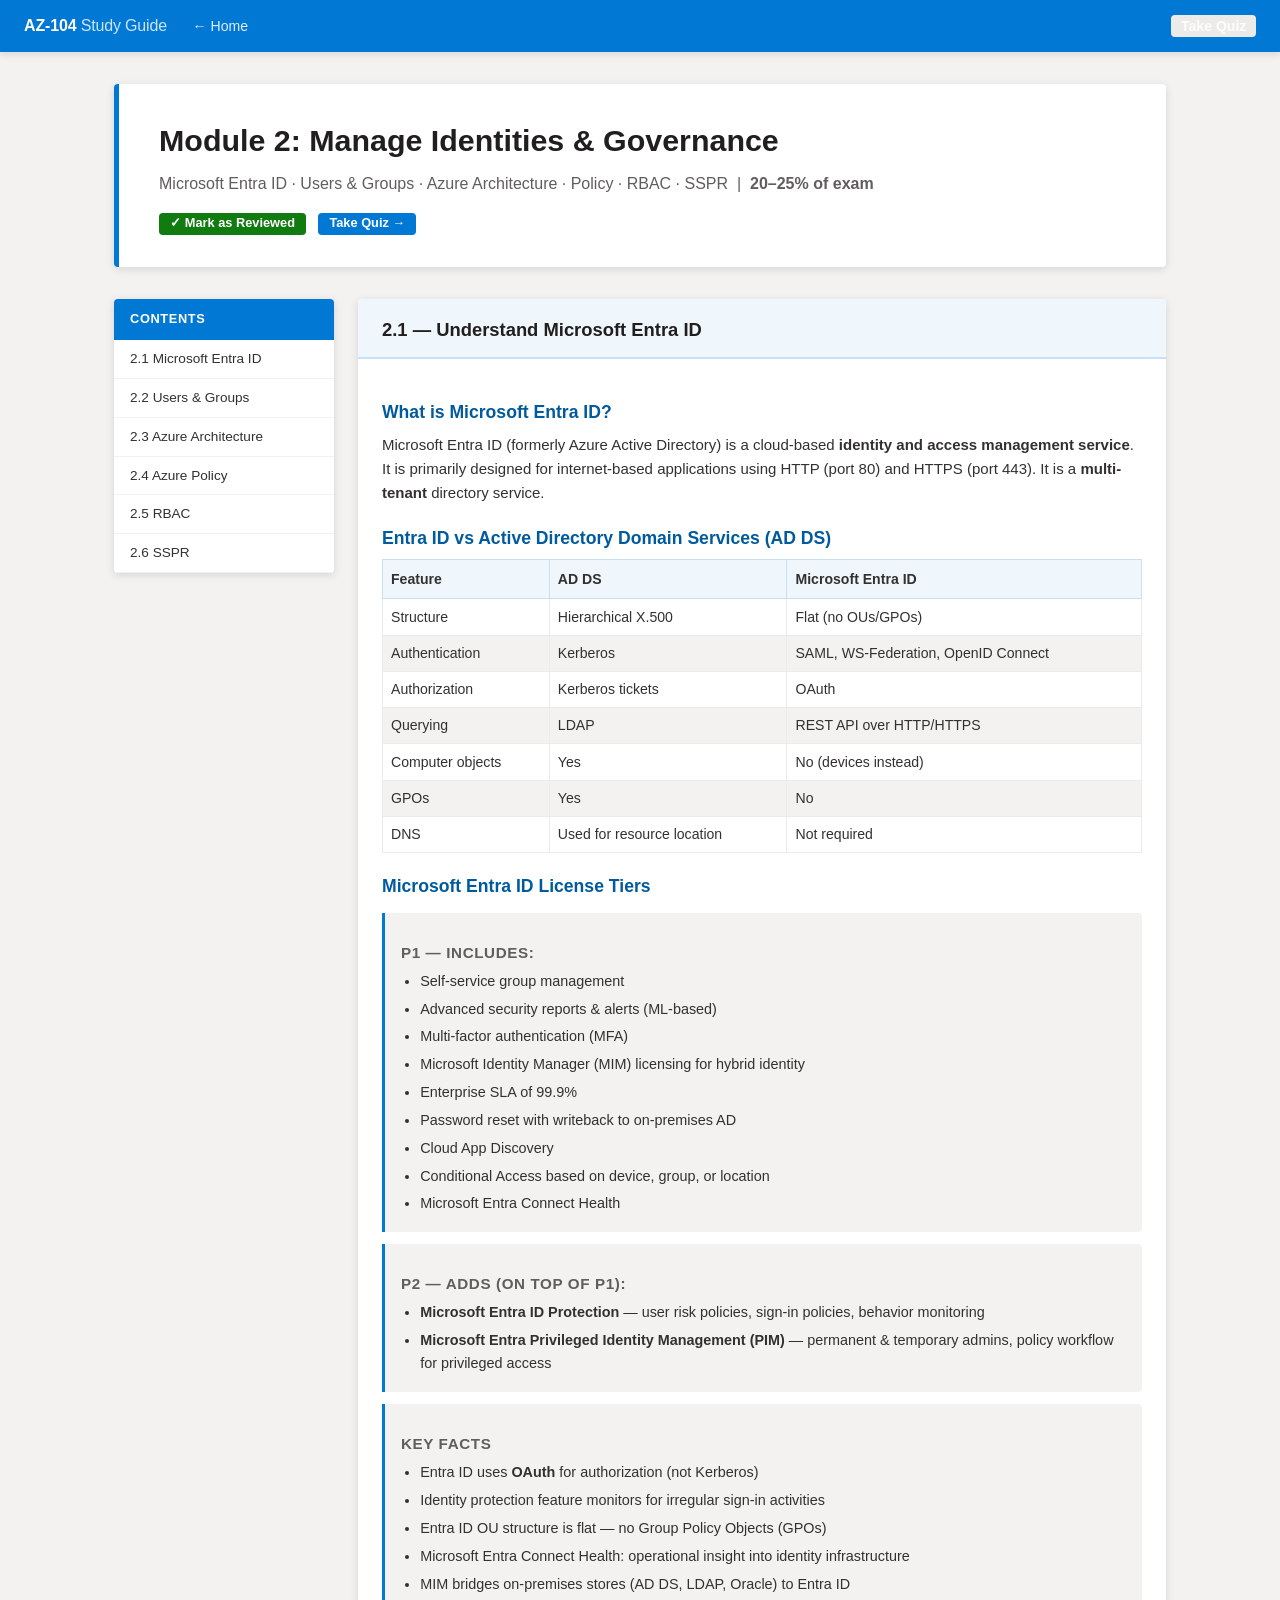
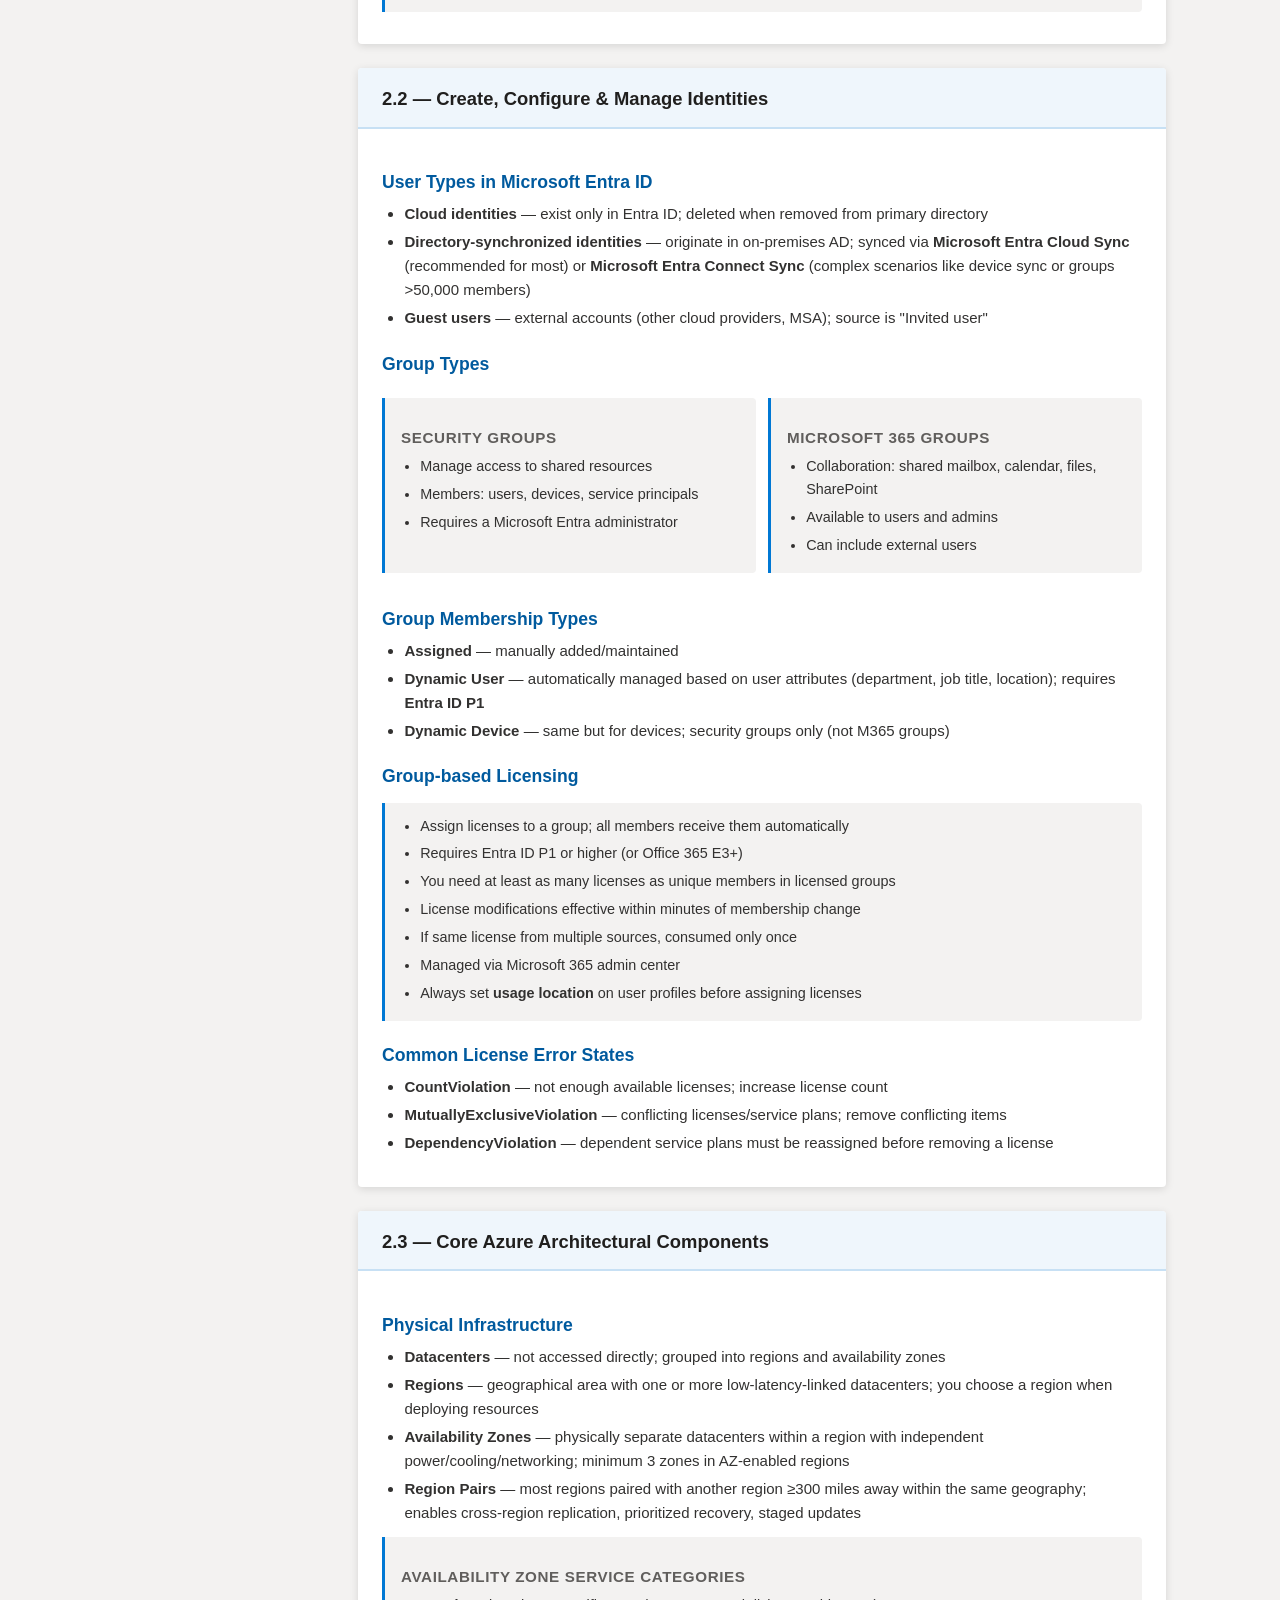
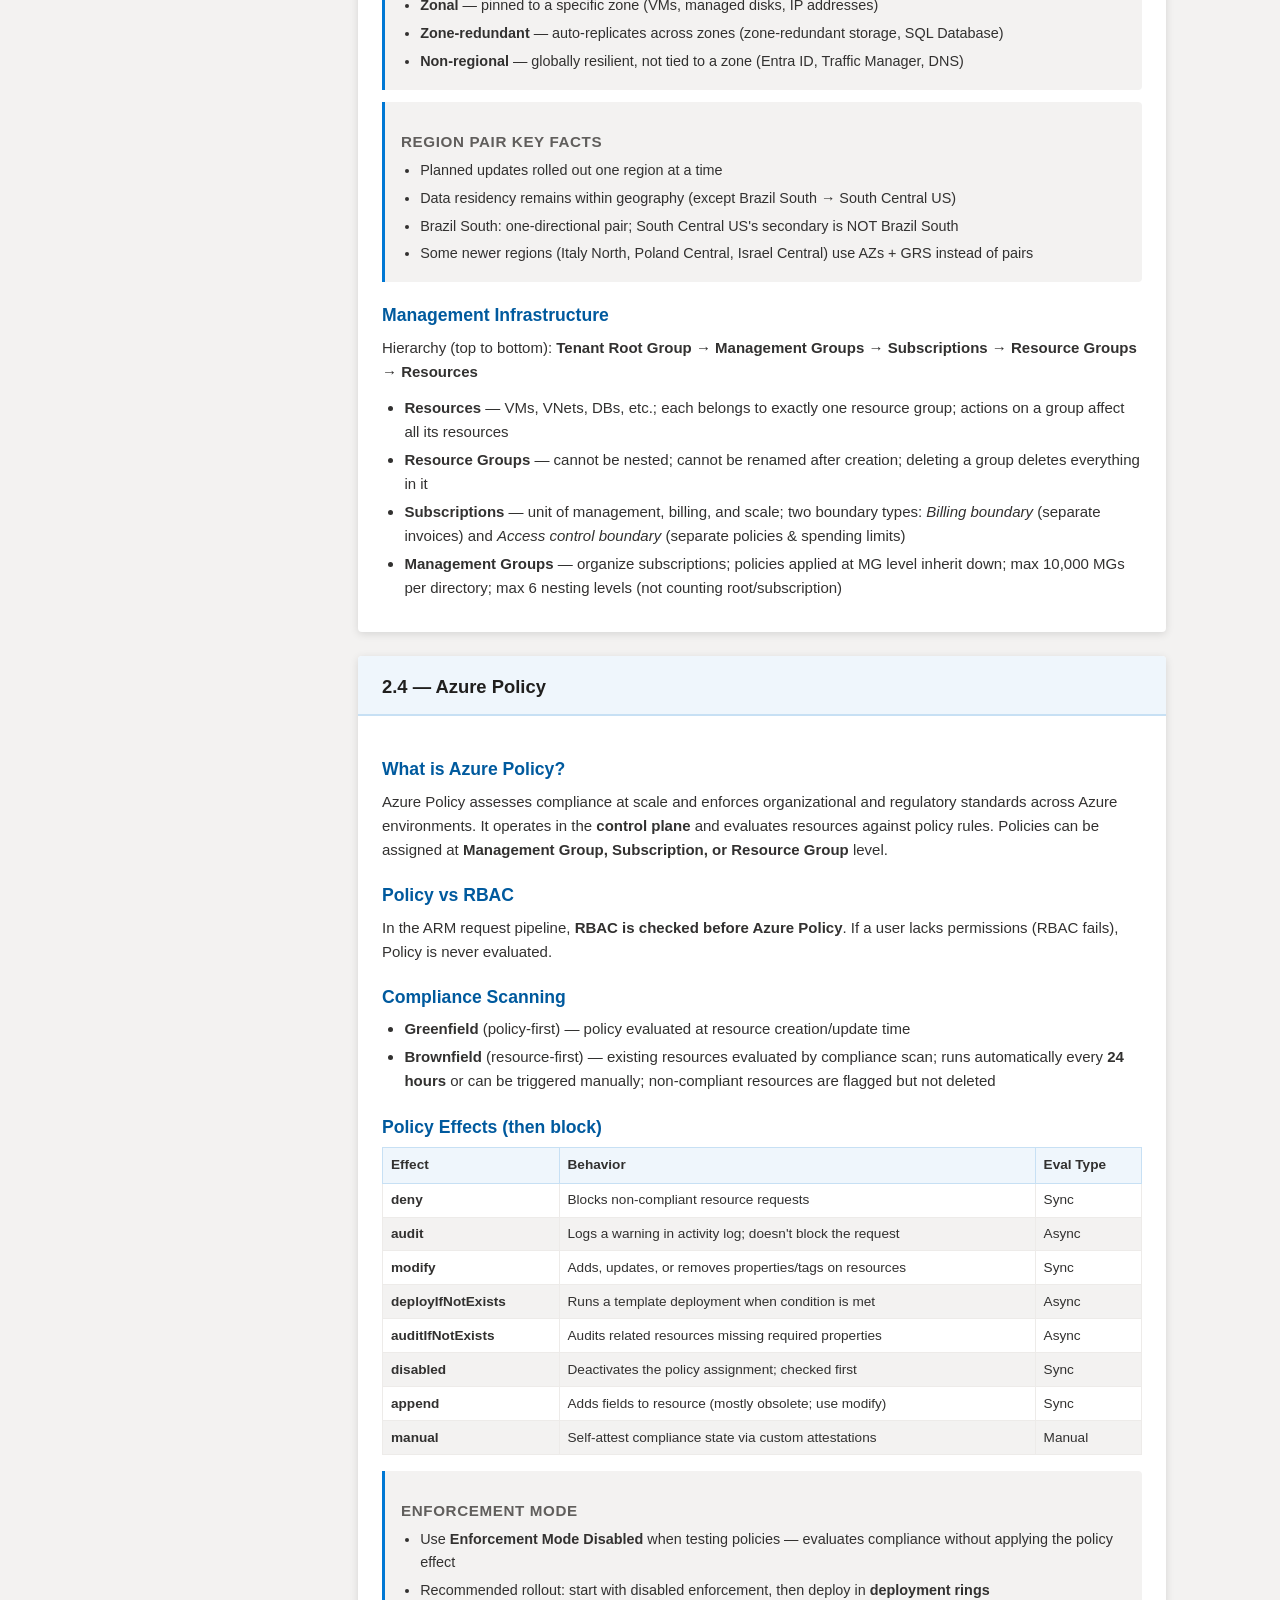
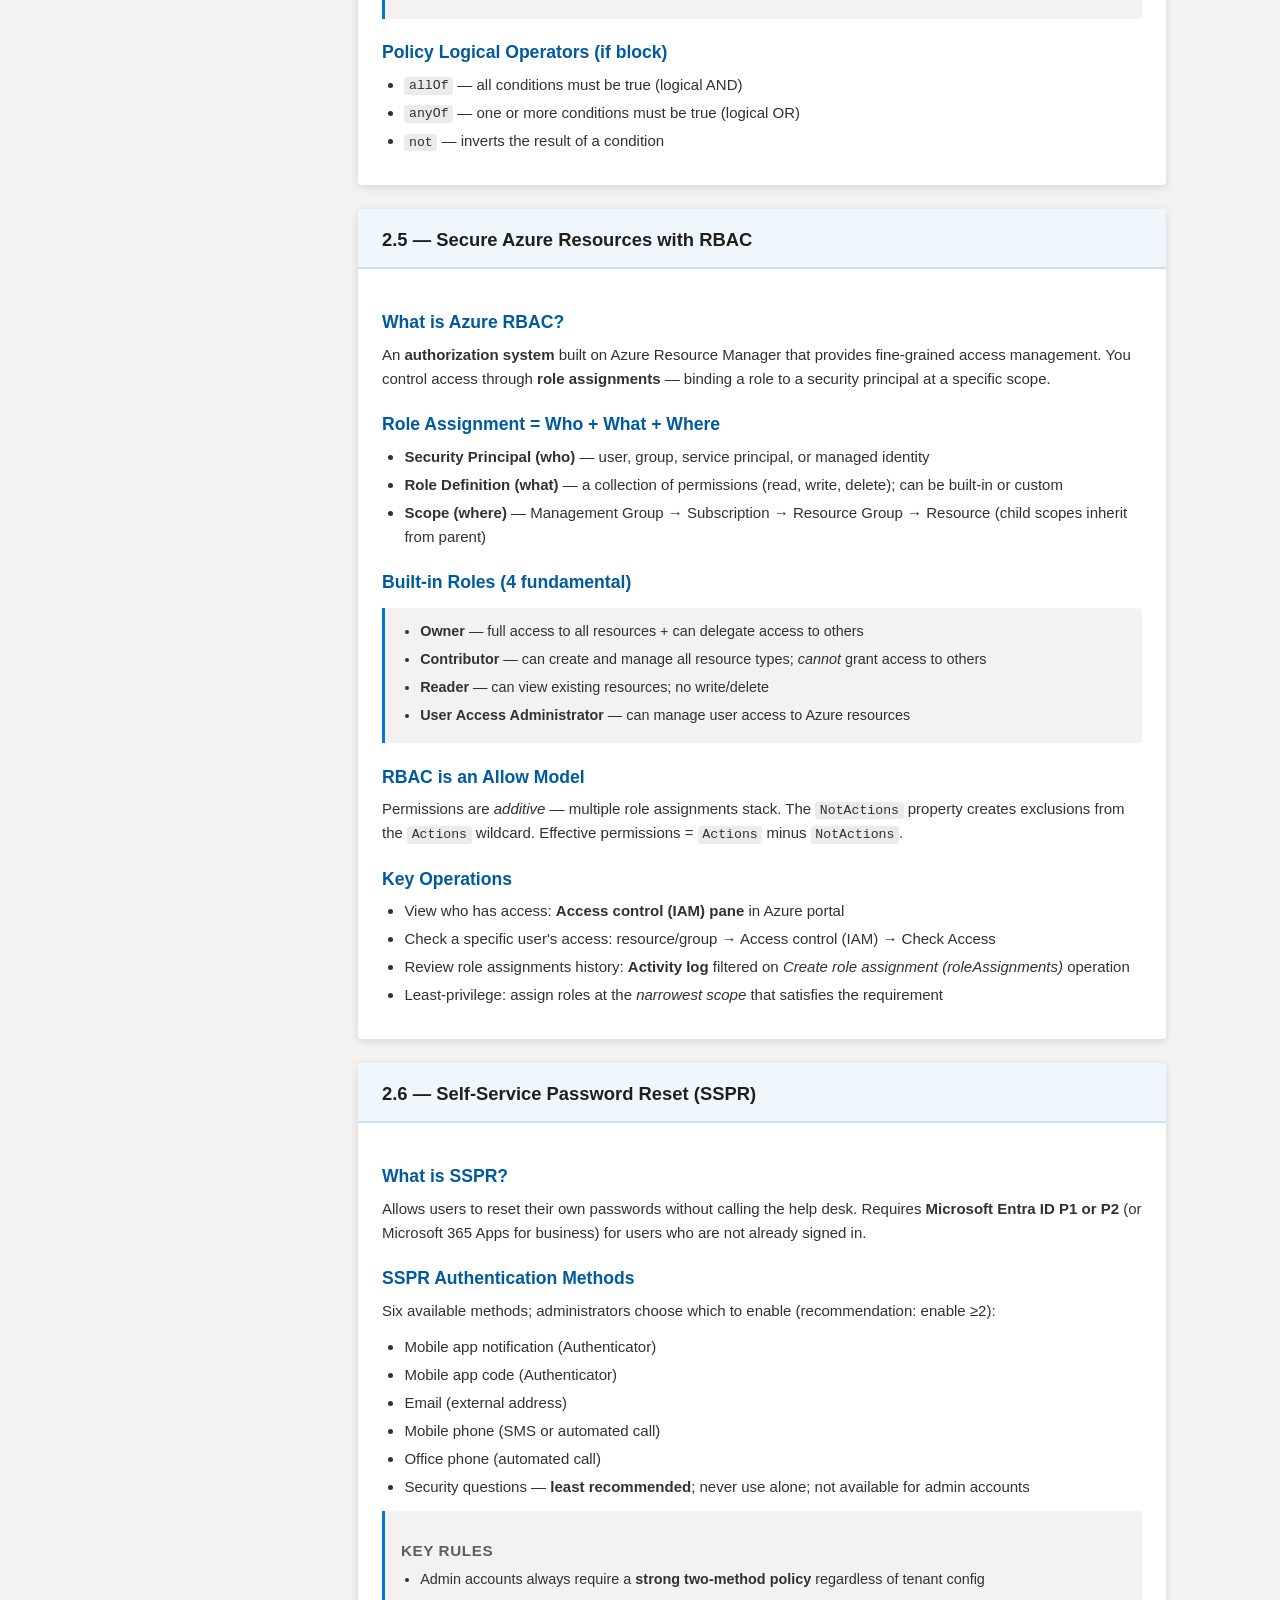
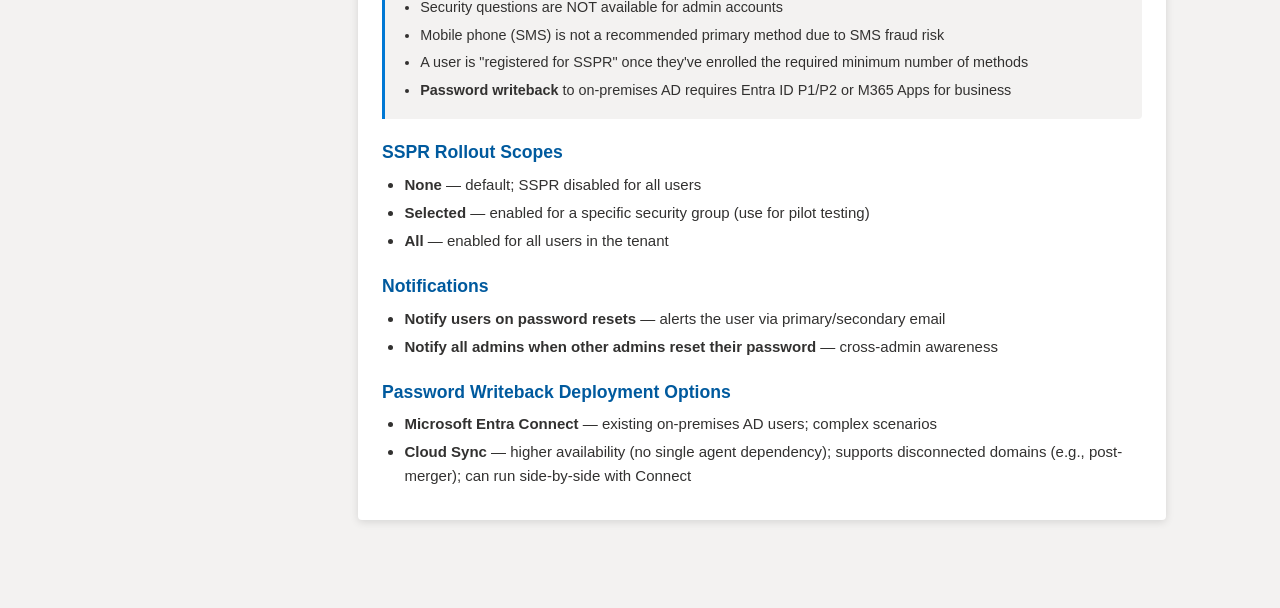
<file: html_review/module-2-review.html>
<!DOCTYPE html>
<html lang="en">
<head>
  <meta charset="UTF-8">
  <meta name="viewport" content="width=device-width, initial-scale=1.0">
  <title>Module 2 Review — AZ-104</title>
  <link rel="stylesheet" href="styles.css">
</head>
<body>

<header class="site-header">
  <div class="logo">AZ-104 <span>Study Guide</span></div>
  <nav>
    <a href="../index.html" class="back-link">← Home</a>
    <a href="module-2-quiz.html" class="btn btn-secondary btn-sm">Take Quiz</a>
  </nav>
</header>

<div class="page-container">

  <div class="page-hero">
    <h1>Module 2: Manage Identities &amp; Governance</h1>
    <p class="subtitle">Microsoft Entra ID · Users &amp; Groups · Azure Architecture · Policy · RBAC · SSPR &nbsp;|&nbsp; <strong>20–25% of exam</strong></p>
    <div style="margin-top:1rem; display:flex; gap:0.75rem; flex-wrap:wrap;">
      <button class="btn btn-success btn-sm" onclick="markReviewed()">✓ Mark as Reviewed</button>
      <a href="module-2-quiz.html" class="btn btn-primary btn-sm">Take Quiz →</a>
    </div>
  </div>

  <div class="review-layout">
    <aside class="review-sidebar">
      <div class="review-sidebar-header">Contents</div>
      <nav>
        <a href="#entra-id">2.1 Microsoft Entra ID</a>
        <a href="#users-groups">2.2 Users &amp; Groups</a>
        <a href="#azure-arch">2.3 Azure Architecture</a>
        <a href="#policy">2.4 Azure Policy</a>
        <a href="#rbac">2.5 RBAC</a>
        <a href="#sspr">2.6 SSPR</a>
      </nav>
    </aside>

    <div class="review-content">

      <!-- 2.1 Microsoft Entra ID -->
      <div class="submodule-section" id="entra-id">
        <div class="submodule-header"><h2>2.1 — Understand Microsoft Entra ID</h2></div>
        <div class="submodule-body">

          <h3>What is Microsoft Entra ID?</h3>
          <p>Microsoft Entra ID (formerly Azure Active Directory) is a cloud-based <strong>identity and access management service</strong>. It is primarily designed for internet-based applications using HTTP (port 80) and HTTPS (port 443). It is a <strong>multi-tenant</strong> directory service.</p>

          <h3>Entra ID vs Active Directory Domain Services (AD DS)</h3>
          <table style="width:100%;border-collapse:collapse;font-size:0.88rem;margin-bottom:1rem;">
            <thead><tr style="background:var(--azure-blue-lighter);"><th style="text-align:left;padding:0.5rem;border:1px solid var(--azure-blue-light);">Feature</th><th style="text-align:left;padding:0.5rem;border:1px solid var(--azure-blue-light);">AD DS</th><th style="text-align:left;padding:0.5rem;border:1px solid var(--azure-blue-light);">Microsoft Entra ID</th></tr></thead>
            <tbody>
              <tr><td style="padding:0.4rem 0.5rem;border:1px solid var(--neutral-light);">Structure</td><td style="padding:0.4rem 0.5rem;border:1px solid var(--neutral-light);">Hierarchical X.500</td><td style="padding:0.4rem 0.5rem;border:1px solid var(--neutral-light);">Flat (no OUs/GPOs)</td></tr>
              <tr><td style="padding:0.4rem 0.5rem;border:1px solid var(--neutral-light);background:var(--neutral-lighter);">Authentication</td><td style="padding:0.4rem 0.5rem;border:1px solid var(--neutral-light);background:var(--neutral-lighter);">Kerberos</td><td style="padding:0.4rem 0.5rem;border:1px solid var(--neutral-light);background:var(--neutral-lighter);">SAML, WS-Federation, OpenID Connect</td></tr>
              <tr><td style="padding:0.4rem 0.5rem;border:1px solid var(--neutral-light);">Authorization</td><td style="padding:0.4rem 0.5rem;border:1px solid var(--neutral-light);">Kerberos tickets</td><td style="padding:0.4rem 0.5rem;border:1px solid var(--neutral-light);">OAuth</td></tr>
              <tr><td style="padding:0.4rem 0.5rem;border:1px solid var(--neutral-light);background:var(--neutral-lighter);">Querying</td><td style="padding:0.4rem 0.5rem;border:1px solid var(--neutral-light);background:var(--neutral-lighter);">LDAP</td><td style="padding:0.4rem 0.5rem;border:1px solid var(--neutral-light);background:var(--neutral-lighter);">REST API over HTTP/HTTPS</td></tr>
              <tr><td style="padding:0.4rem 0.5rem;border:1px solid var(--neutral-light);">Computer objects</td><td style="padding:0.4rem 0.5rem;border:1px solid var(--neutral-light);">Yes</td><td style="padding:0.4rem 0.5rem;border:1px solid var(--neutral-light);">No (devices instead)</td></tr>
              <tr><td style="padding:0.4rem 0.5rem;border:1px solid var(--neutral-light);background:var(--neutral-lighter);">GPOs</td><td style="padding:0.4rem 0.5rem;border:1px solid var(--neutral-light);background:var(--neutral-lighter);">Yes</td><td style="padding:0.4rem 0.5rem;border:1px solid var(--neutral-light);background:var(--neutral-lighter);">No</td></tr>
              <tr><td style="padding:0.4rem 0.5rem;border:1px solid var(--neutral-light);">DNS</td><td style="padding:0.4rem 0.5rem;border:1px solid var(--neutral-light);">Used for resource location</td><td style="padding:0.4rem 0.5rem;border:1px solid var(--neutral-light);">Not required</td></tr>
            </tbody>
          </table>

          <h3>Microsoft Entra ID License Tiers</h3>
          <div class="key-points">
            <h4>P1 — includes:</h4>
            <ul>
              <li>Self-service group management</li>
              <li>Advanced security reports &amp; alerts (ML-based)</li>
              <li>Multi-factor authentication (MFA)</li>
              <li>Microsoft Identity Manager (MIM) licensing for hybrid identity</li>
              <li>Enterprise SLA of 99.9%</li>
              <li>Password reset with writeback to on-premises AD</li>
              <li>Cloud App Discovery</li>
              <li>Conditional Access based on device, group, or location</li>
              <li>Microsoft Entra Connect Health</li>
            </ul>
          </div>
          <div class="key-points">
            <h4>P2 — adds (on top of P1):</h4>
            <ul>
              <li><strong>Microsoft Entra ID Protection</strong> — user risk policies, sign-in policies, behavior monitoring</li>
              <li><strong>Microsoft Entra Privileged Identity Management (PIM)</strong> — permanent &amp; temporary admins, policy workflow for privileged access</li>
            </ul>
          </div>

          <div class="key-points">
            <h4>Key Facts</h4>
            <ul>
              <li>Entra ID uses <strong>OAuth</strong> for authorization (not Kerberos)</li>
              <li>Identity protection feature monitors for irregular sign-in activities</li>
              <li>Entra ID OU structure is flat — no Group Policy Objects (GPOs)</li>
              <li>Microsoft Entra Connect Health: operational insight into identity infrastructure</li>
              <li>MIM bridges on-premises stores (AD DS, LDAP, Oracle) to Entra ID</li>
            </ul>
          </div>

        </div>
      </div>

      <!-- 2.2 Users & Groups -->
      <div class="submodule-section" id="users-groups">
        <div class="submodule-header"><h2>2.2 — Create, Configure &amp; Manage Identities</h2></div>
        <div class="submodule-body">

          <h3>User Types in Microsoft Entra ID</h3>
          <ul>
            <li><strong>Cloud identities</strong> — exist only in Entra ID; deleted when removed from primary directory</li>
            <li><strong>Directory-synchronized identities</strong> — originate in on-premises AD; synced via <strong>Microsoft Entra Cloud Sync</strong> (recommended for most) or <strong>Microsoft Entra Connect Sync</strong> (complex scenarios like device sync or groups &gt;50,000 members)</li>
            <li><strong>Guest users</strong> — external accounts (other cloud providers, MSA); source is "Invited user"</li>
          </ul>

          <h3>Group Types</h3>
          <div style="display:grid;grid-template-columns:1fr 1fr;gap:0.75rem;margin-top:0.5rem;">
            <div class="key-points">
              <h4>Security Groups</h4>
              <ul>
                <li>Manage access to shared resources</li>
                <li>Members: users, devices, service principals</li>
                <li>Requires a Microsoft Entra administrator</li>
              </ul>
            </div>
            <div class="key-points">
              <h4>Microsoft 365 Groups</h4>
              <ul>
                <li>Collaboration: shared mailbox, calendar, files, SharePoint</li>
                <li>Available to users and admins</li>
                <li>Can include external users</li>
              </ul>
            </div>
          </div>

          <h3>Group Membership Types</h3>
          <ul>
            <li><strong>Assigned</strong> — manually added/maintained</li>
            <li><strong>Dynamic User</strong> — automatically managed based on user attributes (department, job title, location); requires <strong>Entra ID P1</strong></li>
            <li><strong>Dynamic Device</strong> — same but for devices; security groups only (not M365 groups)</li>
          </ul>

          <h3>Group-based Licensing</h3>
          <div class="key-points">
            <ul>
              <li>Assign licenses to a group; all members receive them automatically</li>
              <li>Requires Entra ID P1 or higher (or Office 365 E3+)</li>
              <li>You need at least as many licenses as unique members in licensed groups</li>
              <li>License modifications effective within minutes of membership change</li>
              <li>If same license from multiple sources, consumed only once</li>
              <li>Managed via Microsoft 365 admin center</li>
              <li>Always set <strong>usage location</strong> on user profiles before assigning licenses</li>
            </ul>
          </div>

          <h3>Common License Error States</h3>
          <ul>
            <li><strong>CountViolation</strong> — not enough available licenses; increase license count</li>
            <li><strong>MutuallyExclusiveViolation</strong> — conflicting licenses/service plans; remove conflicting items</li>
            <li><strong>DependencyViolation</strong> — dependent service plans must be reassigned before removing a license</li>
          </ul>

        </div>
      </div>

      <!-- 2.3 Azure Architecture -->
      <div class="submodule-section" id="azure-arch">
        <div class="submodule-header"><h2>2.3 — Core Azure Architectural Components</h2></div>
        <div class="submodule-body">

          <h3>Physical Infrastructure</h3>
          <ul>
            <li><strong>Datacenters</strong> — not accessed directly; grouped into regions and availability zones</li>
            <li><strong>Regions</strong> — geographical area with one or more low-latency-linked datacenters; you choose a region when deploying resources</li>
            <li><strong>Availability Zones</strong> — physically separate datacenters within a region with independent power/cooling/networking; minimum 3 zones in AZ-enabled regions</li>
            <li><strong>Region Pairs</strong> — most regions paired with another region ≥300 miles away within the same geography; enables cross-region replication, prioritized recovery, staged updates</li>
          </ul>

          <div class="key-points">
            <h4>Availability Zone Service Categories</h4>
            <ul>
              <li><strong>Zonal</strong> — pinned to a specific zone (VMs, managed disks, IP addresses)</li>
              <li><strong>Zone-redundant</strong> — auto-replicates across zones (zone-redundant storage, SQL Database)</li>
              <li><strong>Non-regional</strong> — globally resilient, not tied to a zone (Entra ID, Traffic Manager, DNS)</li>
            </ul>
          </div>

          <div class="key-points">
            <h4>Region Pair Key Facts</h4>
            <ul>
              <li>Planned updates rolled out one region at a time</li>
              <li>Data residency remains within geography (except Brazil South → South Central US)</li>
              <li>Brazil South: one-directional pair; South Central US's secondary is NOT Brazil South</li>
              <li>Some newer regions (Italy North, Poland Central, Israel Central) use AZs + GRS instead of pairs</li>
            </ul>
          </div>

          <h3>Management Infrastructure</h3>
          <p>Hierarchy (top to bottom): <strong>Tenant Root Group → Management Groups → Subscriptions → Resource Groups → Resources</strong></p>
          <ul>
            <li><strong>Resources</strong> — VMs, VNets, DBs, etc.; each belongs to exactly one resource group; actions on a group affect all its resources</li>
            <li><strong>Resource Groups</strong> — cannot be nested; cannot be renamed after creation; deleting a group deletes everything in it</li>
            <li><strong>Subscriptions</strong> — unit of management, billing, and scale; two boundary types: <em>Billing boundary</em> (separate invoices) and <em>Access control boundary</em> (separate policies &amp; spending limits)</li>
            <li><strong>Management Groups</strong> — organize subscriptions; policies applied at MG level inherit down; max 10,000 MGs per directory; max 6 nesting levels (not counting root/subscription)</li>
          </ul>

        </div>
      </div>

      <!-- 2.4 Policy -->
      <div class="submodule-section" id="policy">
        <div class="submodule-header"><h2>2.4 — Azure Policy</h2></div>
        <div class="submodule-body">

          <h3>What is Azure Policy?</h3>
          <p>Azure Policy assesses compliance at scale and enforces organizational and regulatory standards across Azure environments. It operates in the <strong>control plane</strong> and evaluates resources against policy rules. Policies can be assigned at <strong>Management Group, Subscription, or Resource Group</strong> level.</p>

          <h3>Policy vs RBAC</h3>
          <p>In the ARM request pipeline, <strong>RBAC is checked before Azure Policy</strong>. If a user lacks permissions (RBAC fails), Policy is never evaluated.</p>

          <h3>Compliance Scanning</h3>
          <ul>
            <li><strong>Greenfield</strong> (policy-first) — policy evaluated at resource creation/update time</li>
            <li><strong>Brownfield</strong> (resource-first) — existing resources evaluated by compliance scan; runs automatically every <strong>24 hours</strong> or can be triggered manually; non-compliant resources are flagged but not deleted</li>
          </ul>

          <h3>Policy Effects (then block)</h3>
          <table style="width:100%;border-collapse:collapse;font-size:0.85rem;margin-bottom:1rem;">
            <thead><tr style="background:var(--azure-blue-lighter);"><th style="text-align:left;padding:0.4rem 0.5rem;border:1px solid var(--azure-blue-light);">Effect</th><th style="text-align:left;padding:0.4rem 0.5rem;border:1px solid var(--azure-blue-light);">Behavior</th><th style="text-align:left;padding:0.4rem 0.5rem;border:1px solid var(--azure-blue-light);">Eval Type</th></tr></thead>
            <tbody>
              <tr><td style="padding:0.35rem 0.5rem;border:1px solid var(--neutral-light);"><strong>deny</strong></td><td style="padding:0.35rem 0.5rem;border:1px solid var(--neutral-light);">Blocks non-compliant resource requests</td><td style="padding:0.35rem 0.5rem;border:1px solid var(--neutral-light);">Sync</td></tr>
              <tr><td style="padding:0.35rem 0.5rem;border:1px solid var(--neutral-light);background:var(--neutral-lighter);"><strong>audit</strong></td><td style="padding:0.35rem 0.5rem;border:1px solid var(--neutral-light);background:var(--neutral-lighter);">Logs a warning in activity log; doesn't block the request</td><td style="padding:0.35rem 0.5rem;border:1px solid var(--neutral-light);background:var(--neutral-lighter);">Async</td></tr>
              <tr><td style="padding:0.35rem 0.5rem;border:1px solid var(--neutral-light);"><strong>modify</strong></td><td style="padding:0.35rem 0.5rem;border:1px solid var(--neutral-light);">Adds, updates, or removes properties/tags on resources</td><td style="padding:0.35rem 0.5rem;border:1px solid var(--neutral-light);">Sync</td></tr>
              <tr><td style="padding:0.35rem 0.5rem;border:1px solid var(--neutral-light);background:var(--neutral-lighter);"><strong>deployIfNotExists</strong></td><td style="padding:0.35rem 0.5rem;border:1px solid var(--neutral-light);background:var(--neutral-lighter);">Runs a template deployment when condition is met</td><td style="padding:0.35rem 0.5rem;border:1px solid var(--neutral-light);background:var(--neutral-lighter);">Async</td></tr>
              <tr><td style="padding:0.35rem 0.5rem;border:1px solid var(--neutral-light);"><strong>auditIfNotExists</strong></td><td style="padding:0.35rem 0.5rem;border:1px solid var(--neutral-light);">Audits related resources missing required properties</td><td style="padding:0.35rem 0.5rem;border:1px solid var(--neutral-light);">Async</td></tr>
              <tr><td style="padding:0.35rem 0.5rem;border:1px solid var(--neutral-light);background:var(--neutral-lighter);"><strong>disabled</strong></td><td style="padding:0.35rem 0.5rem;border:1px solid var(--neutral-light);background:var(--neutral-lighter);">Deactivates the policy assignment; checked first</td><td style="padding:0.35rem 0.5rem;border:1px solid var(--neutral-light);background:var(--neutral-lighter);">Sync</td></tr>
              <tr><td style="padding:0.35rem 0.5rem;border:1px solid var(--neutral-light);"><strong>append</strong></td><td style="padding:0.35rem 0.5rem;border:1px solid var(--neutral-light);">Adds fields to resource (mostly obsolete; use modify)</td><td style="padding:0.35rem 0.5rem;border:1px solid var(--neutral-light);">Sync</td></tr>
              <tr><td style="padding:0.35rem 0.5rem;border:1px solid var(--neutral-light);background:var(--neutral-lighter);"><strong>manual</strong></td><td style="padding:0.35rem 0.5rem;border:1px solid var(--neutral-light);background:var(--neutral-lighter);">Self-attest compliance state via custom attestations</td><td style="padding:0.35rem 0.5rem;border:1px solid var(--neutral-light);background:var(--neutral-lighter);">Manual</td></tr>
            </tbody>
          </table>

          <div class="key-points">
            <h4>Enforcement Mode</h4>
            <ul>
              <li>Use <strong>Enforcement Mode Disabled</strong> when testing policies — evaluates compliance without applying the policy effect</li>
              <li>Recommended rollout: start with disabled enforcement, then deploy in <strong>deployment rings</strong></li>
            </ul>
          </div>

          <h3>Policy Logical Operators (if block)</h3>
          <ul>
            <li><code>allOf</code> — all conditions must be true (logical AND)</li>
            <li><code>anyOf</code> — one or more conditions must be true (logical OR)</li>
            <li><code>not</code> — inverts the result of a condition</li>
          </ul>

        </div>
      </div>

      <!-- 2.5 RBAC -->
      <div class="submodule-section" id="rbac">
        <div class="submodule-header"><h2>2.5 — Secure Azure Resources with RBAC</h2></div>
        <div class="submodule-body">

          <h3>What is Azure RBAC?</h3>
          <p>An <strong>authorization system</strong> built on Azure Resource Manager that provides fine-grained access management. You control access through <strong>role assignments</strong> — binding a role to a security principal at a specific scope.</p>

          <h3>Role Assignment = Who + What + Where</h3>
          <ul>
            <li><strong>Security Principal (who)</strong> — user, group, service principal, or managed identity</li>
            <li><strong>Role Definition (what)</strong> — a collection of permissions (read, write, delete); can be built-in or custom</li>
            <li><strong>Scope (where)</strong> — Management Group → Subscription → Resource Group → Resource (child scopes inherit from parent)</li>
          </ul>

          <h3>Built-in Roles (4 fundamental)</h3>
          <div class="key-points">
            <ul>
              <li><strong>Owner</strong> — full access to all resources + can delegate access to others</li>
              <li><strong>Contributor</strong> — can create and manage all resource types; <em>cannot</em> grant access to others</li>
              <li><strong>Reader</strong> — can view existing resources; no write/delete</li>
              <li><strong>User Access Administrator</strong> — can manage user access to Azure resources</li>
            </ul>
          </div>

          <h3>RBAC is an Allow Model</h3>
          <p>Permissions are <em>additive</em> — multiple role assignments stack. The <code>NotActions</code> property creates exclusions from the <code>Actions</code> wildcard. Effective permissions = <code>Actions</code> minus <code>NotActions</code>.</p>

          <h3>Key Operations</h3>
          <ul>
            <li>View who has access: <strong>Access control (IAM) pane</strong> in Azure portal</li>
            <li>Check a specific user's access: resource/group → Access control (IAM) → Check Access</li>
            <li>Review role assignments history: <strong>Activity log</strong> filtered on <em>Create role assignment (roleAssignments)</em> operation</li>
            <li>Least-privilege: assign roles at the <em>narrowest scope</em> that satisfies the requirement</li>
          </ul>

        </div>
      </div>

      <!-- 2.6 SSPR -->
      <div class="submodule-section" id="sspr">
        <div class="submodule-header"><h2>2.6 — Self-Service Password Reset (SSPR)</h2></div>
        <div class="submodule-body">

          <h3>What is SSPR?</h3>
          <p>Allows users to reset their own passwords without calling the help desk. Requires <strong>Microsoft Entra ID P1 or P2</strong> (or Microsoft 365 Apps for business) for users who are not already signed in.</p>

          <h3>SSPR Authentication Methods</h3>
          <p>Six available methods; administrators choose which to enable (recommendation: enable ≥2):</p>
          <ul>
            <li>Mobile app notification (Authenticator)</li>
            <li>Mobile app code (Authenticator)</li>
            <li>Email (external address)</li>
            <li>Mobile phone (SMS or automated call)</li>
            <li>Office phone (automated call)</li>
            <li>Security questions — <strong>least recommended</strong>; never use alone; not available for admin accounts</li>
          </ul>

          <div class="key-points">
            <h4>Key Rules</h4>
            <ul>
              <li>Admin accounts always require a <strong>strong two-method policy</strong> regardless of tenant config</li>
              <li>Security questions are NOT available for admin accounts</li>
              <li>Mobile phone (SMS) is not a recommended primary method due to SMS fraud risk</li>
              <li>A user is "registered for SSPR" once they've enrolled the required minimum number of methods</li>
              <li><strong>Password writeback</strong> to on-premises AD requires Entra ID P1/P2 or M365 Apps for business</li>
            </ul>
          </div>

          <h3>SSPR Rollout Scopes</h3>
          <ul>
            <li><strong>None</strong> — default; SSPR disabled for all users</li>
            <li><strong>Selected</strong> — enabled for a specific security group (use for pilot testing)</li>
            <li><strong>All</strong> — enabled for all users in the tenant</li>
          </ul>

          <h3>Notifications</h3>
          <ul>
            <li><strong>Notify users on password resets</strong> — alerts the user via primary/secondary email</li>
            <li><strong>Notify all admins when other admins reset their password</strong> — cross-admin awareness</li>
          </ul>

          <h3>Password Writeback Deployment Options</h3>
          <ul>
            <li><strong>Microsoft Entra Connect</strong> — existing on-premises AD users; complex scenarios</li>
            <li><strong>Cloud Sync</strong> — higher availability (no single agent dependency); supports disconnected domains (e.g., post-merger); can run side-by-side with Connect</li>
          </ul>

        </div>
      </div>

    </div><!-- /review-content -->
  </div><!-- /review-layout -->

</div>

<script>
function markReviewed() {
  localStorage.setItem('az104_reviewed_module_2', '1');
  const btn = event.target;
  btn.textContent = '✓ Reviewed!';
  btn.classList.remove('btn-success');
  btn.classList.add('btn-secondary');
  btn.disabled = true;
}
const sections = document.querySelectorAll('.submodule-section');
const navLinks = document.querySelectorAll('.review-sidebar nav a');
window.addEventListener('scroll', () => {
  let current = '';
  sections.forEach(s => { if (window.scrollY >= s.offsetTop - 120) current = s.id; });
  navLinks.forEach(a => { a.classList.toggle('current', a.getAttribute('href') === '#' + current); });
});
</script>
</body>
</html>
</file>
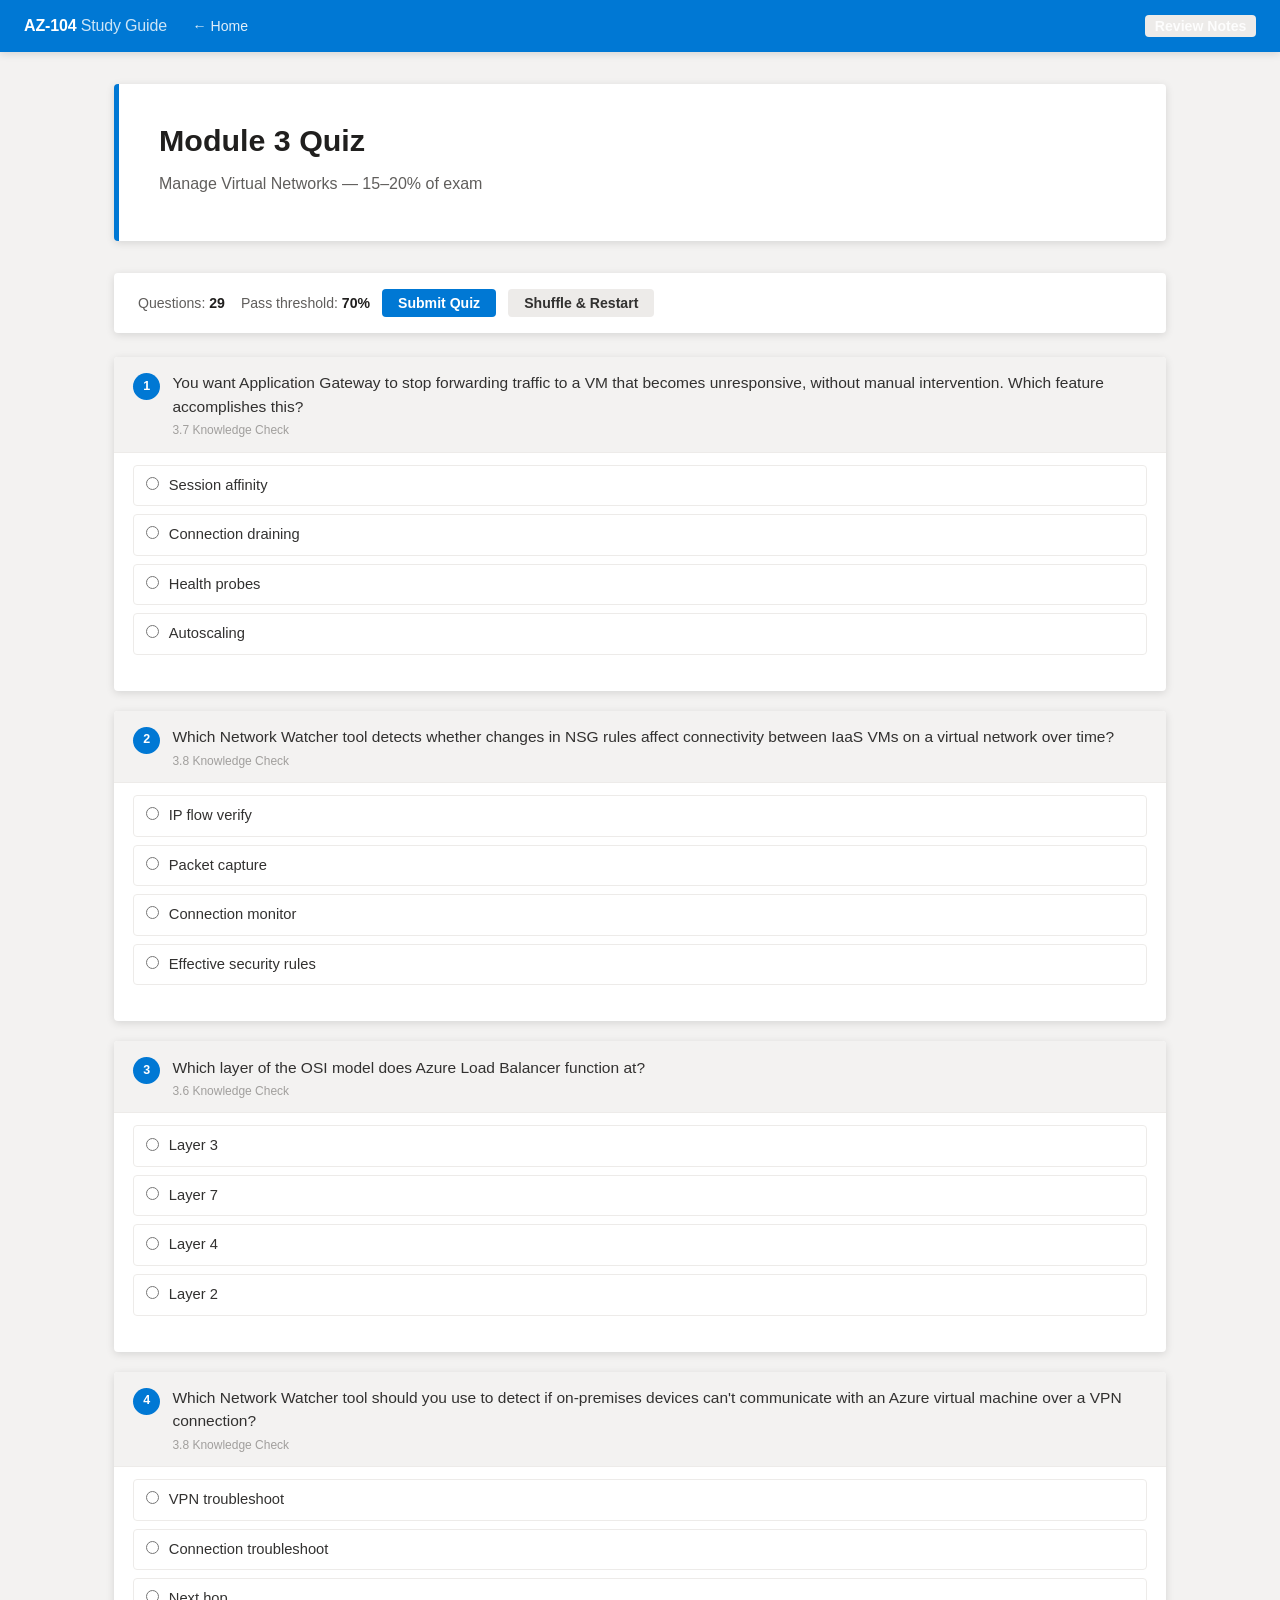
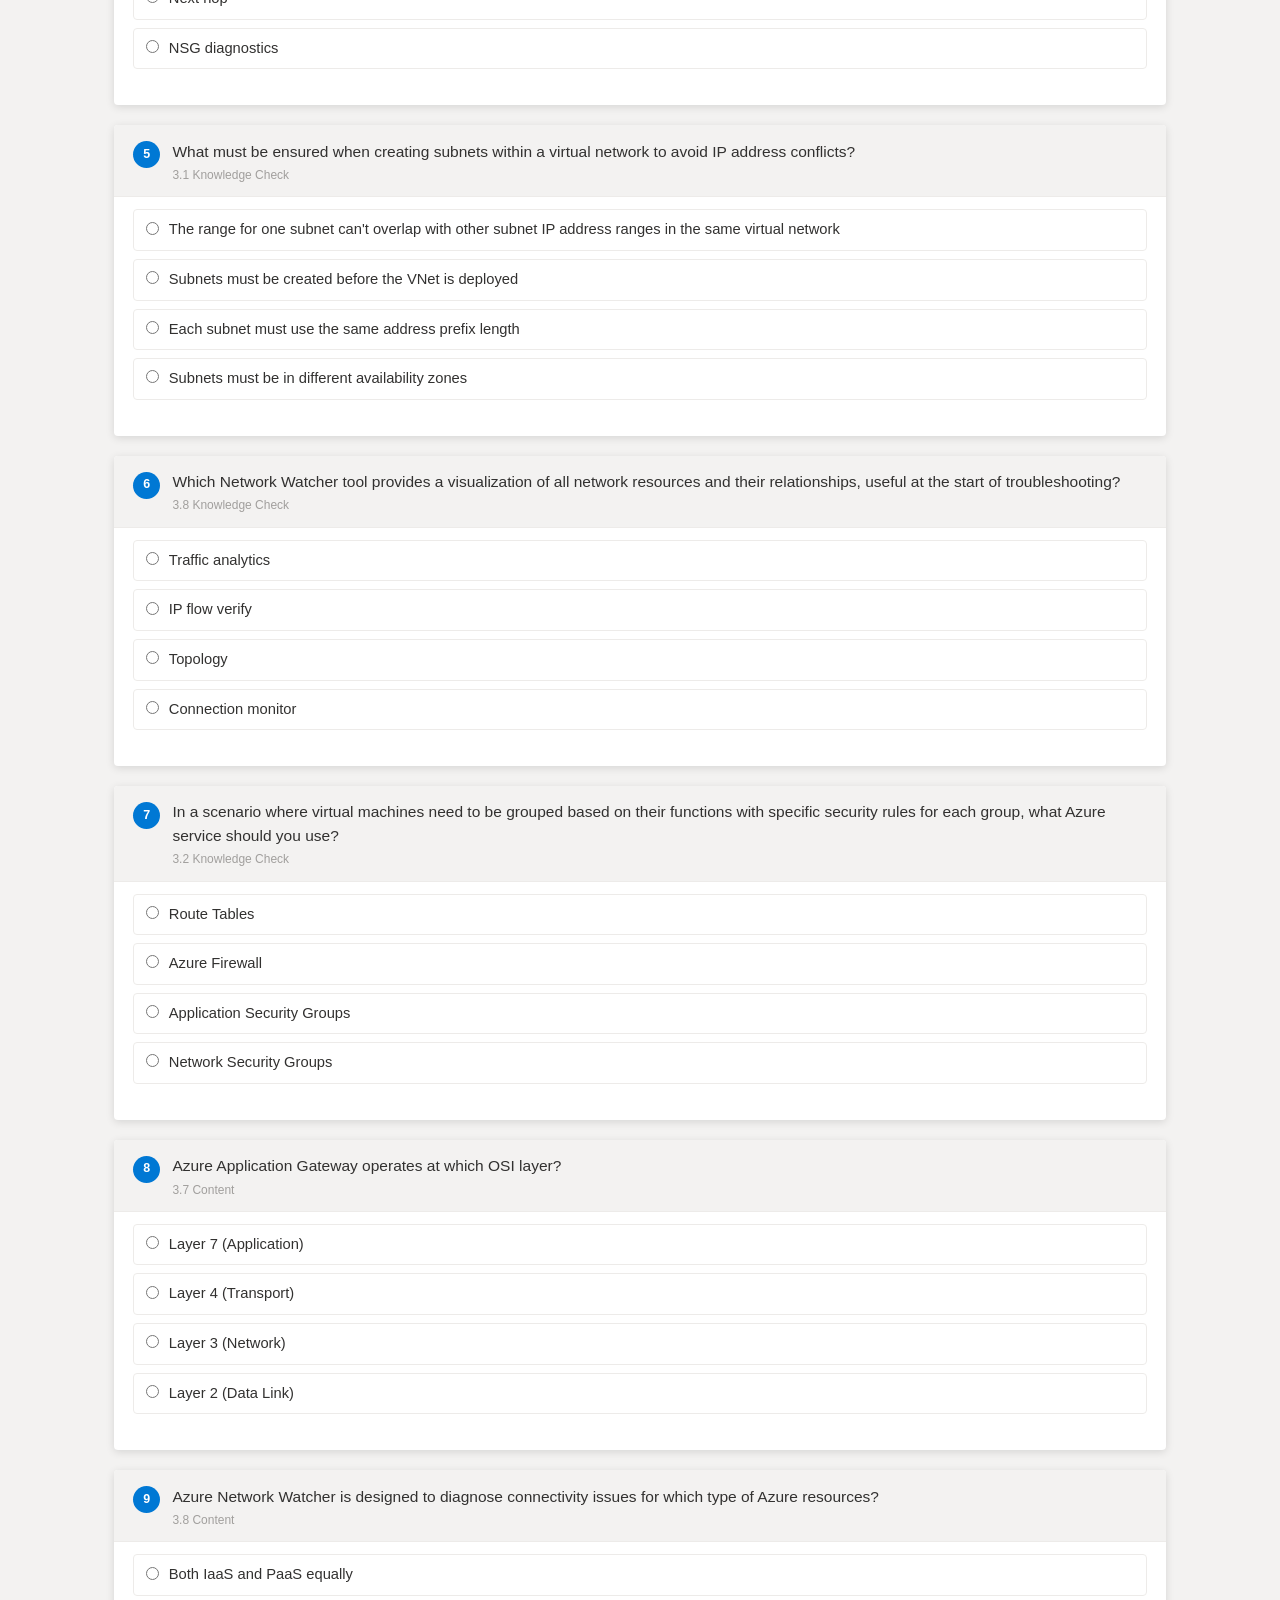
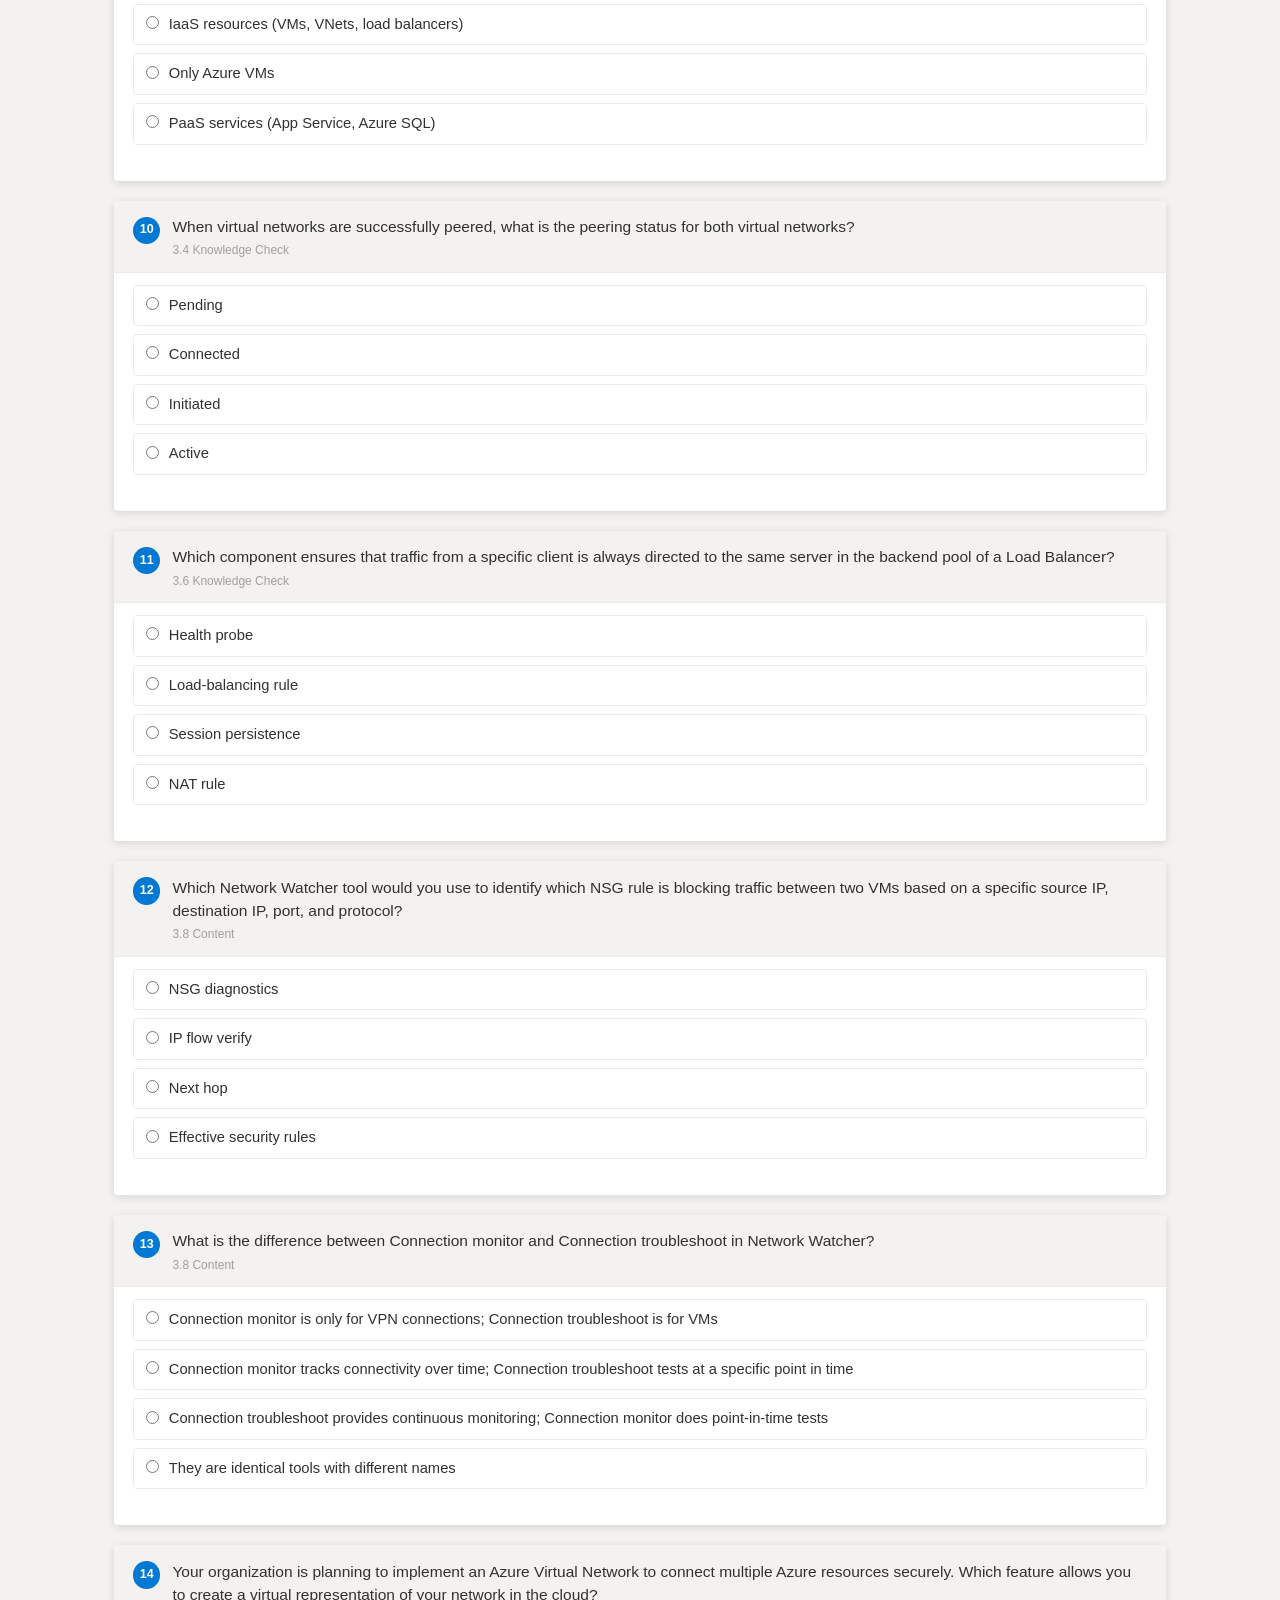
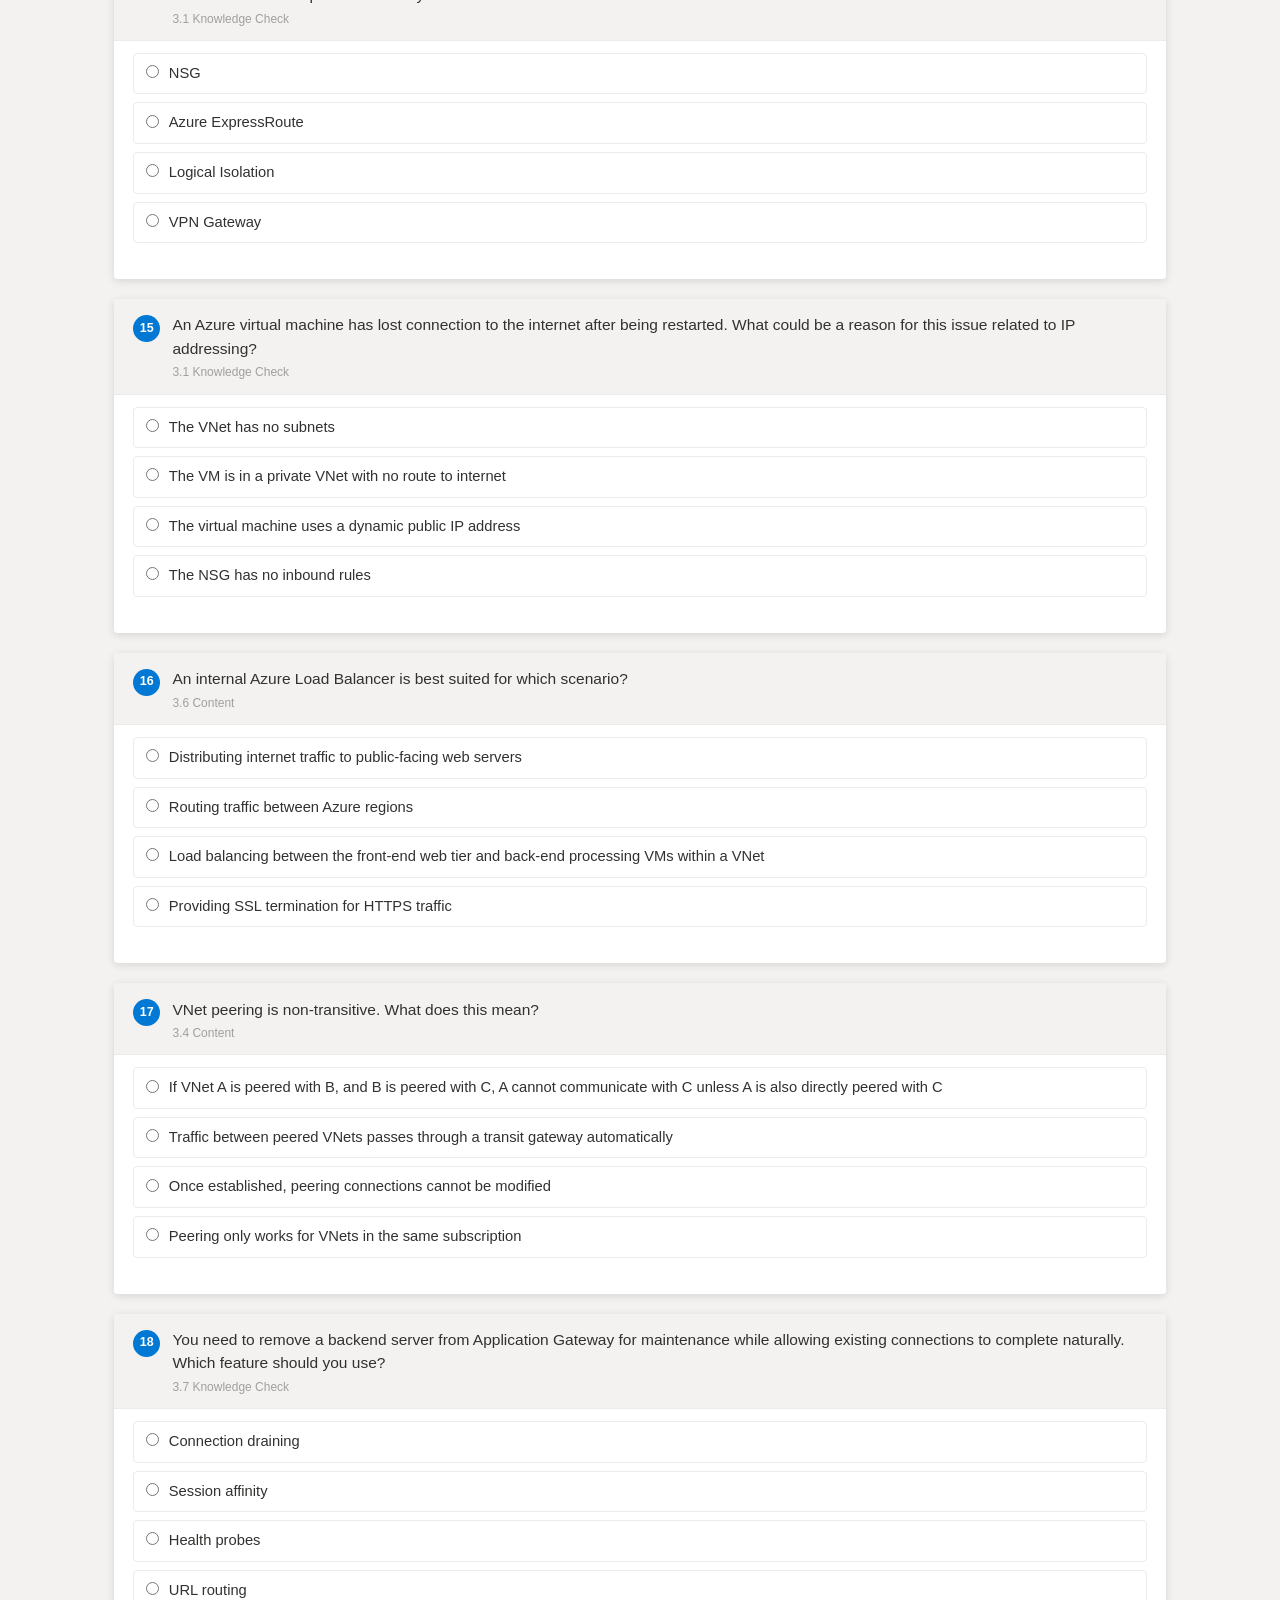
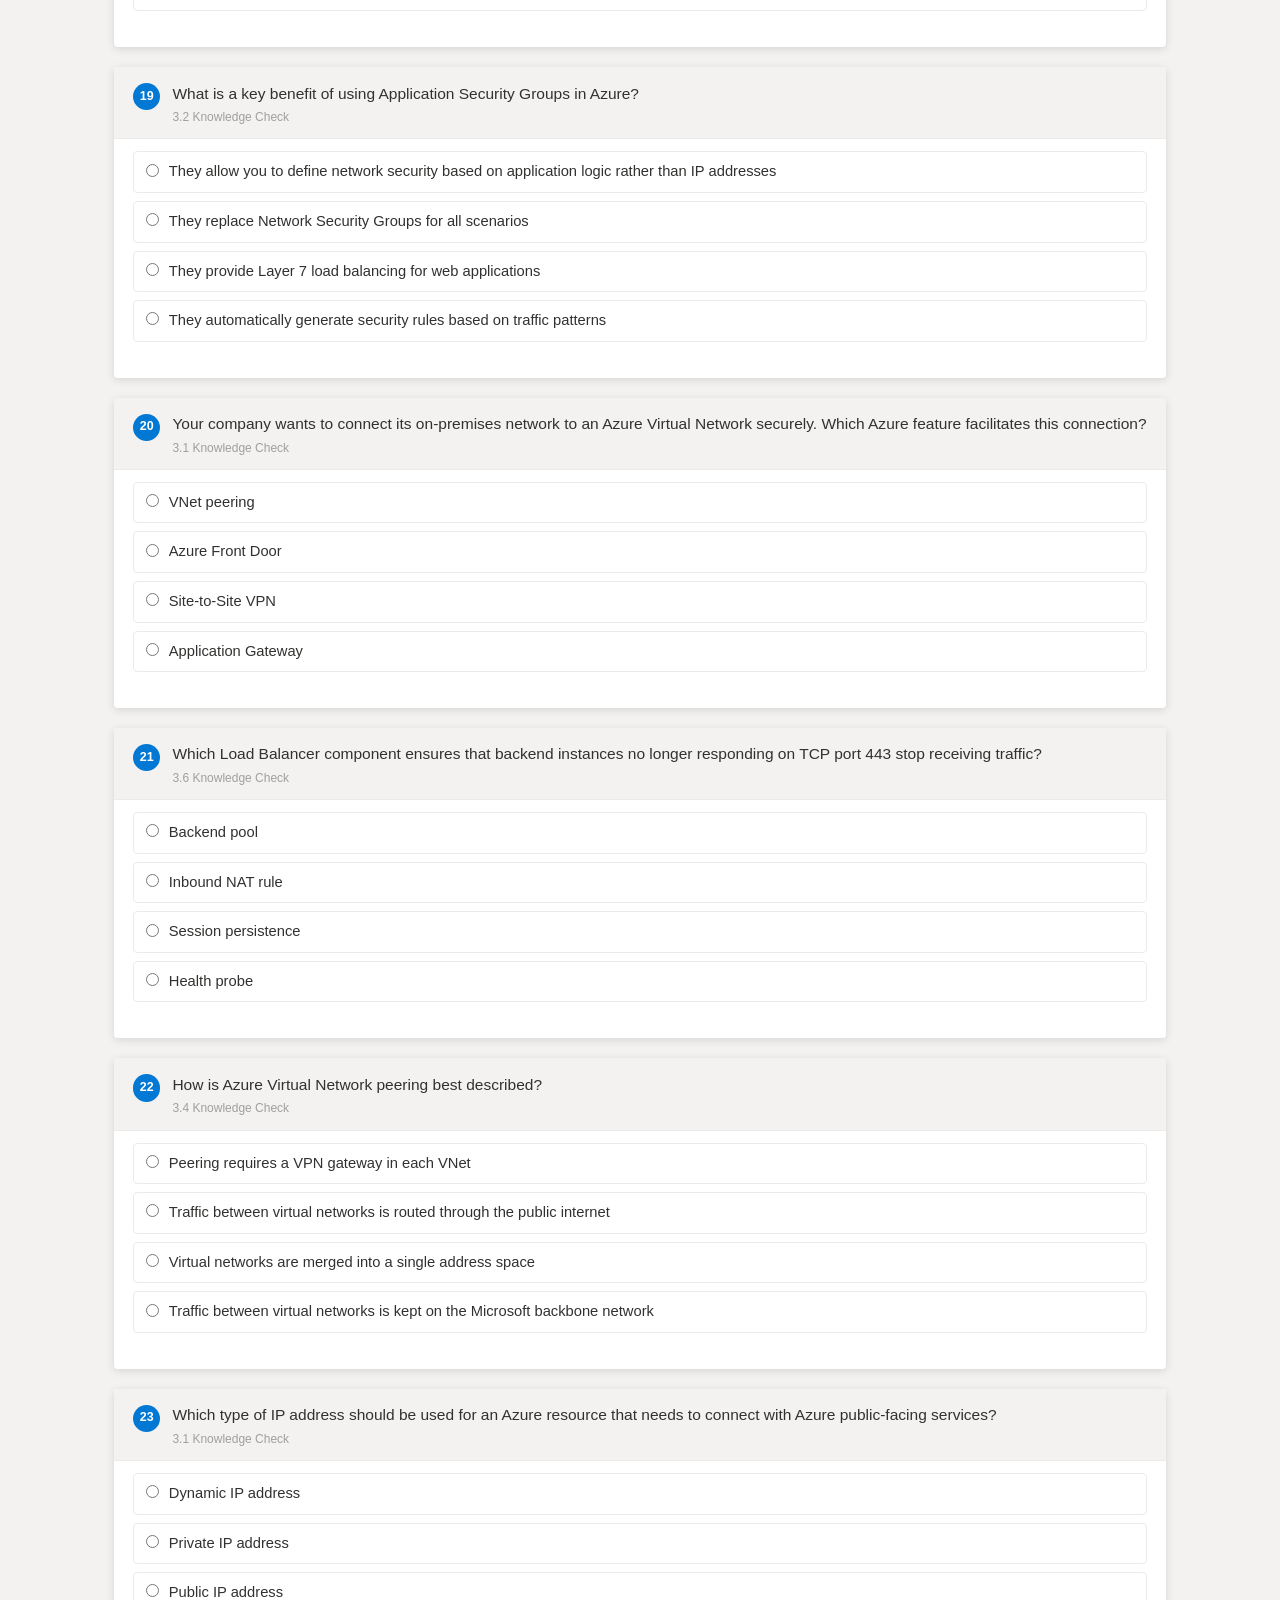
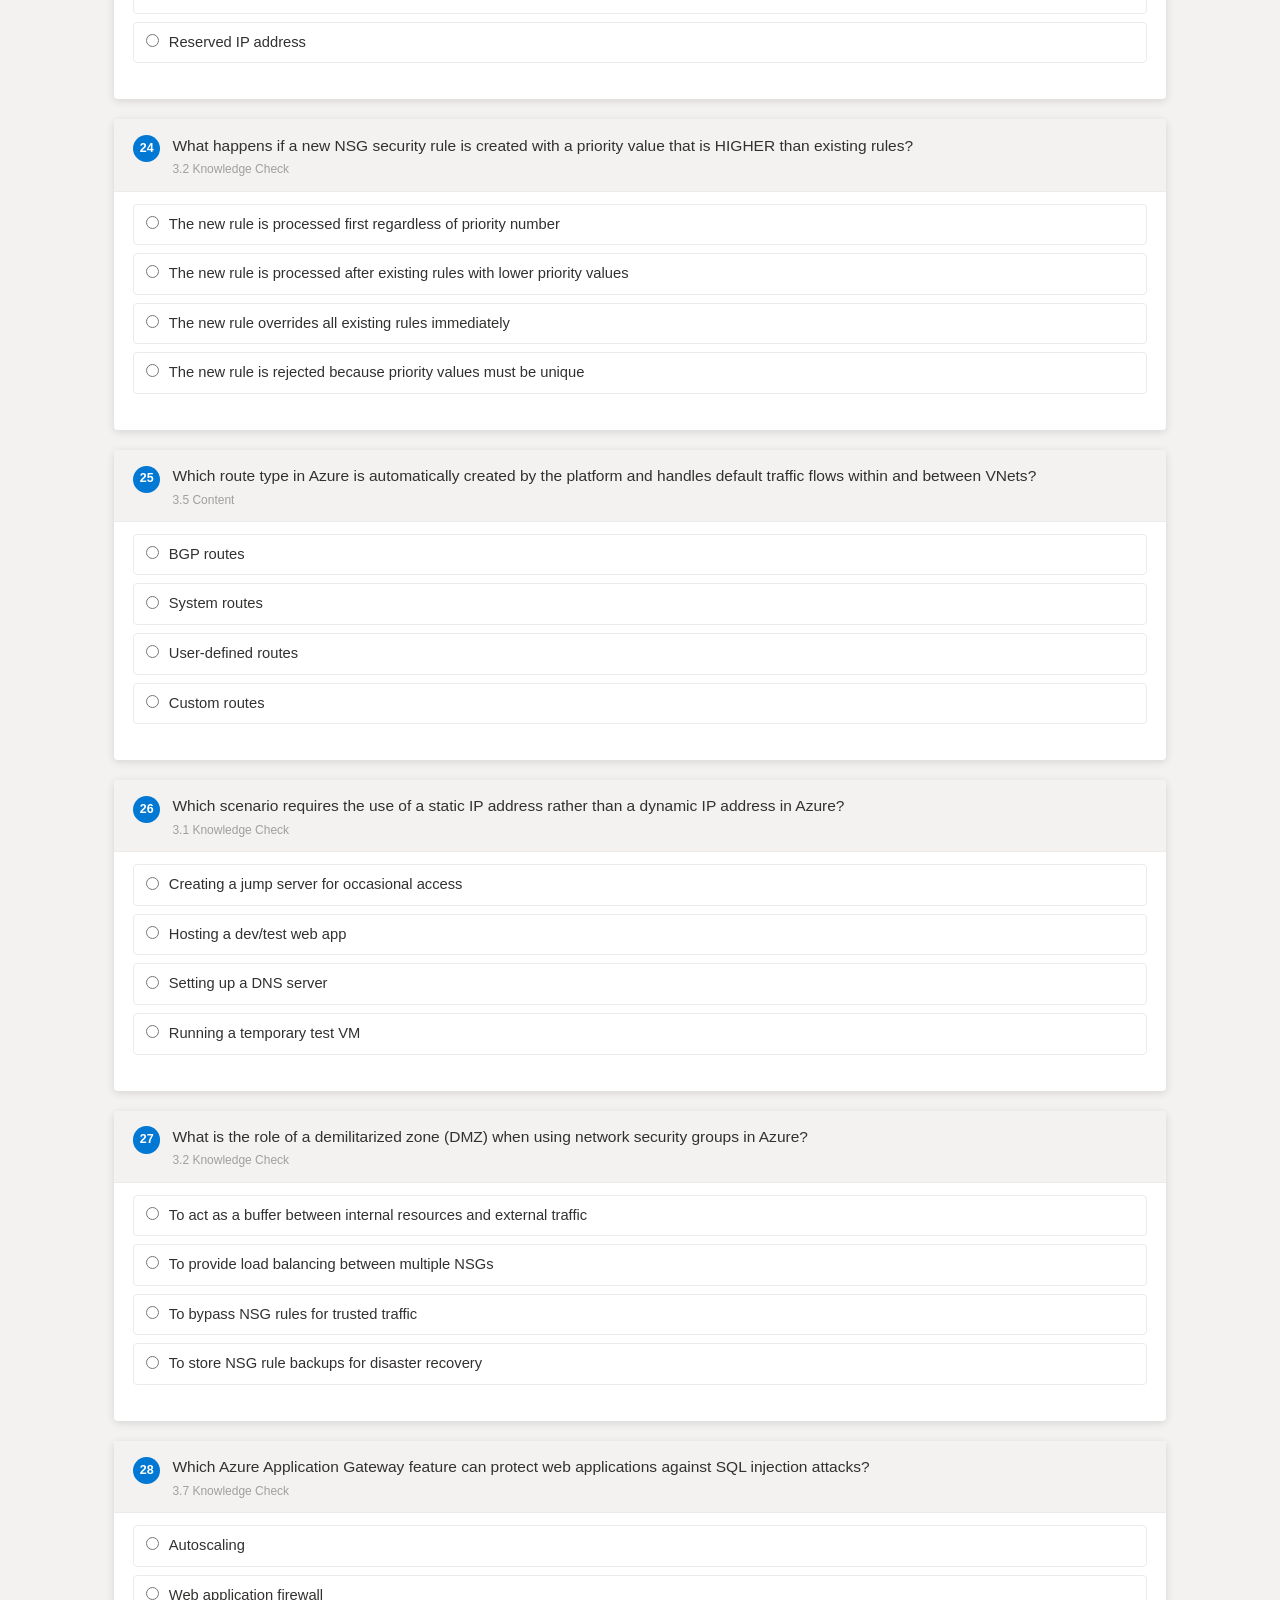
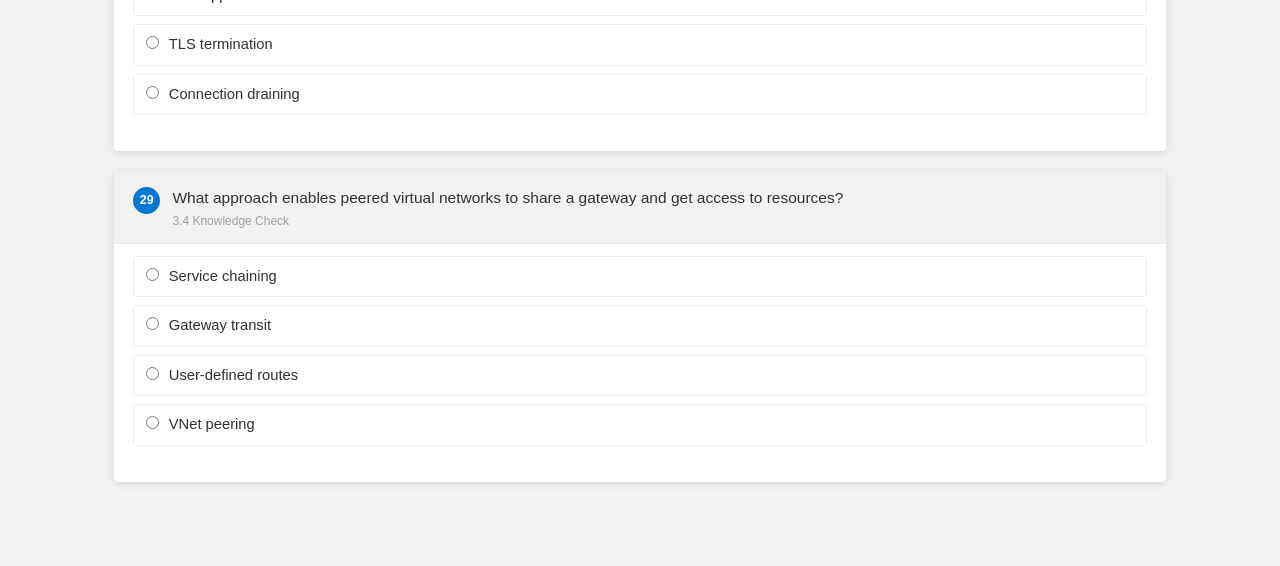
<file: html_review/module-3-quiz.html>
<!DOCTYPE html>
<html lang="en">
<head>
  <meta charset="UTF-8">
  <meta name="viewport" content="width=device-width, initial-scale=1.0">
  <title>Module 3 Quiz — AZ-104</title>
  <link rel="stylesheet" href="styles.css">
</head>
<body>

<header class="site-header">
  <div class="logo">AZ-104 <span>Study Guide</span></div>
  <nav>
    <a href="../index.html" class="back-link">← Home</a>
    <a href="module-3-review.html" class="btn btn-secondary btn-sm">Review Notes</a>
  </nav>
</header>

<div class="page-container">

  <div class="page-hero">
    <h1>Module 3 Quiz</h1>
    <p class="subtitle">Manage Virtual Networks — 15–20% of exam</p>
  </div>

  <div class="score-panel" id="score-panel">
    <div class="score-number" id="score-pct"></div>
    <div class="score-label" id="score-label"></div>
    <div class="score-bar-track"><div class="score-bar-fill" id="score-bar"></div></div>
    <div class="score-actions">
      <button class="btn btn-secondary" onclick="retakeQuiz()">Retake Quiz</button>
      <button class="btn btn-success" id="btn-complete" onclick="markComplete()" disabled>Mark Module Complete</button>
      <a href="module-4-quiz.html" class="btn btn-primary">Next Module →</a>
    </div>
  </div>

  <div class="quiz-controls">
    <div class="quiz-meta">
      <span>Questions: <strong id="q-count"></strong></span>
      <span>Pass threshold: <strong>70%</strong></span>
    </div>
    <button class="btn btn-primary" onclick="submitQuiz()" id="btn-submit">Submit Quiz</button>
    <button class="btn btn-secondary" onclick="retakeQuiz()">Shuffle &amp; Restart</button>
  </div>

  <div id="quiz-container"></div>

</div>

<script>
const ALL_QUESTIONS = [
  // From knowledge checks
  { q: "Which type of IP address should be used for an Azure resource that needs to connect with Azure public-facing services?", options: ["Public IP address", "Private IP address", "Dynamic IP address", "Reserved IP address"], answer: 0, source: "3.1 Knowledge Check" },
  { q: "Your organization is planning to implement an Azure Virtual Network to connect multiple Azure resources securely. Which feature allows you to create a virtual representation of your network in the cloud?", options: ["Logical Isolation", "VPN Gateway", "Azure ExpressRoute", "NSG"], answer: 0, source: "3.1 Knowledge Check" },
  { q: "What must be ensured when creating subnets within a virtual network to avoid IP address conflicts?", options: ["The range for one subnet can't overlap with other subnet IP address ranges in the same virtual network", "Each subnet must use the same address prefix length", "Subnets must be in different availability zones", "Subnets must be created before the VNet is deployed"], answer: 0, source: "3.1 Knowledge Check" },
  { q: "An Azure virtual machine has lost connection to the internet after being restarted. What could be a reason for this issue related to IP addressing?", options: ["The virtual machine uses a dynamic public IP address", "The NSG has no inbound rules", "The VNet has no subnets", "The VM is in a private VNet with no route to internet"], answer: 0, source: "3.1 Knowledge Check" },
  { q: "Which scenario requires the use of a static IP address rather than a dynamic IP address in Azure?", options: ["Setting up a DNS server", "Running a temporary test VM", "Hosting a dev/test web app", "Creating a jump server for occasional access"], answer: 0, source: "3.1 Knowledge Check" },
  { q: "Your company wants to connect its on-premises network to an Azure Virtual Network securely. Which Azure feature facilitates this connection?", options: ["Site-to-Site VPN", "VNet peering", "Application Gateway", "Azure Front Door"], answer: 0, source: "3.1 Knowledge Check" },
  { q: "What is a key benefit of using Application Security Groups in Azure?", options: ["They allow you to define network security based on application logic rather than IP addresses", "They provide Layer 7 load balancing for web applications", "They automatically generate security rules based on traffic patterns", "They replace Network Security Groups for all scenarios"], answer: 0, source: "3.2 Knowledge Check" },
  { q: "What happens if a new NSG security rule is created with a priority value that is HIGHER than existing rules?", options: ["The new rule is processed after existing rules with lower priority values", "The new rule overrides all existing rules immediately", "The new rule is rejected because priority values must be unique", "The new rule is processed first regardless of priority number"], answer: 0, source: "3.2 Knowledge Check" },
  { q: "In a scenario where virtual machines need to be grouped based on their functions with specific security rules for each group, what Azure service should you use?", options: ["Application Security Groups", "Network Security Groups", "Azure Firewall", "Route Tables"], answer: 0, source: "3.2 Knowledge Check" },
  { q: "What is the role of a demilitarized zone (DMZ) when using network security groups in Azure?", options: ["To act as a buffer between internal resources and external traffic", "To provide load balancing between multiple NSGs", "To store NSG rule backups for disaster recovery", "To bypass NSG rules for trusted traffic"], answer: 0, source: "3.2 Knowledge Check" },
  { q: "When virtual networks are successfully peered, what is the peering status for both virtual networks?", options: ["Connected", "Initiated", "Pending", "Active"], answer: 0, source: "3.4 Knowledge Check" },
  { q: "What approach enables peered virtual networks to share a gateway and get access to resources?", options: ["Gateway transit", "Service chaining", "VNet peering", "User-defined routes"], answer: 0, source: "3.4 Knowledge Check" },
  { q: "How is Azure Virtual Network peering best described?", options: ["Traffic between virtual networks is kept on the Microsoft backbone network", "Traffic between virtual networks is routed through the public internet", "Virtual networks are merged into a single address space", "Peering requires a VPN gateway in each VNet"], answer: 0, source: "3.4 Knowledge Check" },
  { q: "Which layer of the OSI model does Azure Load Balancer function at?", options: ["Layer 4", "Layer 3", "Layer 7", "Layer 2"], answer: 0, source: "3.6 Knowledge Check" },
  { q: "Which component ensures that traffic from a specific client is always directed to the same server in the backend pool of a Load Balancer?", options: ["Session persistence", "Health probe", "Load-balancing rule", "NAT rule"], answer: 0, source: "3.6 Knowledge Check" },
  { q: "Which Load Balancer component ensures that backend instances no longer responding on TCP port 443 stop receiving traffic?", options: ["Health probe", "Session persistence", "Inbound NAT rule", "Backend pool"], answer: 0, source: "3.6 Knowledge Check" },
  { q: "Which Azure Application Gateway feature can protect web applications against SQL injection attacks?", options: ["Web application firewall", "TLS termination", "Connection draining", "Autoscaling"], answer: 0, source: "3.7 Knowledge Check" },
  { q: "You want Application Gateway to stop forwarding traffic to a VM that becomes unresponsive, without manual intervention. Which feature accomplishes this?", options: ["Health probes", "Connection draining", "Session affinity", "Autoscaling"], answer: 0, source: "3.7 Knowledge Check" },
  { q: "You need to remove a backend server from Application Gateway for maintenance while allowing existing connections to complete naturally. Which feature should you use?", options: ["Connection draining", "Session affinity", "Health probes", "URL routing"], answer: 0, source: "3.7 Knowledge Check" },
  { q: "Which Network Watcher tool provides a visualization of all network resources and their relationships, useful at the start of troubleshooting?", options: ["Topology", "Connection monitor", "IP flow verify", "Traffic analytics"], answer: 0, source: "3.8 Knowledge Check" },
  { q: "Which Network Watcher tool detects whether changes in NSG rules affect connectivity between IaaS VMs on a virtual network over time?", options: ["Connection monitor", "IP flow verify", "Effective security rules", "Packet capture"], answer: 0, source: "3.8 Knowledge Check" },
  { q: "Which Network Watcher tool should you use to detect if on-premises devices can't communicate with an Azure virtual machine over a VPN connection?", options: ["VPN troubleshoot", "Connection troubleshoot", "Next hop", "NSG diagnostics"], answer: 0, source: "3.8 Knowledge Check" },
  // Synthesized
  { q: "Azure Network Watcher is designed to diagnose connectivity issues for which type of Azure resources?", options: ["IaaS resources (VMs, VNets, load balancers)", "PaaS services (App Service, Azure SQL)", "Both IaaS and PaaS equally", "Only Azure VMs"], answer: 0, source: "3.8 Content" },
  { q: "What is the difference between Connection monitor and Connection troubleshoot in Network Watcher?", options: ["Connection monitor tracks connectivity over time; Connection troubleshoot tests at a specific point in time", "Connection monitor is only for VPN connections; Connection troubleshoot is for VMs", "Connection troubleshoot provides continuous monitoring; Connection monitor does point-in-time tests", "They are identical tools with different names"], answer: 0, source: "3.8 Content" },
  { q: "Which Network Watcher tool would you use to identify which NSG rule is blocking traffic between two VMs based on a specific source IP, destination IP, port, and protocol?", options: ["IP flow verify", "Effective security rules", "NSG diagnostics", "Next hop"], answer: 0, source: "3.8 Content" },
  { q: "Azure Application Gateway operates at which OSI layer?", options: ["Layer 7 (Application)", "Layer 4 (Transport)", "Layer 3 (Network)", "Layer 2 (Data Link)"], answer: 0, source: "3.7 Content" },
  { q: "VNet peering is non-transitive. What does this mean?", options: ["If VNet A is peered with B, and B is peered with C, A cannot communicate with C unless A is also directly peered with C", "Once established, peering connections cannot be modified", "Peering only works for VNets in the same subscription", "Traffic between peered VNets passes through a transit gateway automatically"], answer: 0, source: "3.4 Content" },
  { q: "Which route type in Azure is automatically created by the platform and handles default traffic flows within and between VNets?", options: ["System routes", "User-defined routes", "BGP routes", "Custom routes"], answer: 0, source: "3.5 Content" },
  { q: "An internal Azure Load Balancer is best suited for which scenario?", options: ["Load balancing between the front-end web tier and back-end processing VMs within a VNet", "Distributing internet traffic to public-facing web servers", "Routing traffic between Azure regions", "Providing SSL termination for HTTPS traffic"], answer: 0, source: "3.6 Content" },
];

let questions = [];
function shuffle(arr) { const a=[...arr]; for(let i=a.length-1;i>0;i--){const j=Math.floor(Math.random()*(i+1));[a[i],a[j]]=[a[j],a[i]];} return a; }

function buildQuiz() {
  questions = shuffle(ALL_QUESTIONS);
  document.getElementById('q-count').textContent = questions.length;
  const container = document.getElementById('quiz-container');
  container.innerHTML = '';
  questions.forEach((q, i) => {
    const opts = shuffle(q.options.map((o, idx) => ({ text: o, origIdx: idx })));
    const correctShuffledIdx = opts.findIndex(o => o.origIdx === q.answer);
    const card = document.createElement('div');
    card.className = 'question-card';
    card.dataset.correct = correctShuffledIdx;
    card.innerHTML = `<div class="q-header"><div class="q-num">${i+1}</div><div><div class="q-text">${q.q}</div><div class="q-source">${q.source}</div></div></div>
      <ul class="q-options">${opts.map((o,oi)=>`<li><label><input type="radio" name="q${i}" value="${oi}">${o.text}</label></li>`).join('')}</ul>
      <div class="q-explanation" id="exp-${i}"></div>`;
    container.appendChild(card);
  });
  document.getElementById('score-panel').classList.remove('visible');
  document.getElementById('btn-submit').disabled = false;
}

function submitQuiz() {
  const cards = document.querySelectorAll('.question-card');
  let correct = 0;
  cards.forEach((card, i) => {
    const correctIdx = parseInt(card.dataset.correct);
    const selected = card.querySelector(`input[name="q${i}"]:checked`);
    const labels = card.querySelectorAll('.q-options label');
    const exp = document.getElementById(`exp-${i}`);
    card.querySelectorAll('input[type="radio"]').forEach(r => r.disabled = true);
    if (!selected) {
      card.classList.add('incorrect'); labels[correctIdx].classList.add('correct-answer');
      exp.textContent = `No answer selected. Correct: "${questions[i].options[questions[i].answer]}"`;
      exp.classList.add('visible'); return;
    }
    const sel = parseInt(selected.value);
    if (sel === correctIdx) { correct++; card.classList.add('correct'); }
    else {
      card.classList.add('incorrect'); labels[correctIdx].classList.add('correct-answer');
      labels[sel].classList.add('wrong-selected');
      exp.textContent = `Correct answer: "${questions[i].options[questions[i].answer]}"`;
      exp.classList.add('visible');
    }
  });
  const pct = Math.round((correct / questions.length) * 100);
  const pass = pct >= 70;
  document.getElementById('score-pct').textContent = pct + '%';
  document.getElementById('score-pct').className = 'score-number ' + (pass ? 'pass' : 'fail');
  document.getElementById('score-label').textContent = `${correct} of ${questions.length} correct — ${pass ? 'Passed! ✓' : 'Keep studying and try again.'}`;
  document.getElementById('score-bar').style.width = pct + '%';
  document.getElementById('score-bar').className = 'score-bar-fill ' + (pass ? 'pass' : 'fail');
  document.getElementById('btn-complete').disabled = !pass;
  document.getElementById('score-panel').classList.add('visible');
  document.getElementById('score-panel').scrollIntoView({ behavior: 'smooth', block: 'start' });
  document.getElementById('btn-submit').disabled = true;
}

function retakeQuiz() { buildQuiz(); window.scrollTo({ top: 0, behavior: 'smooth' }); }
function markComplete() { localStorage.setItem('az104_quiz_passed_module_3', '1'); document.getElementById('btn-complete').textContent = '✓ Marked Complete'; document.getElementById('btn-complete').disabled = true; }

buildQuiz();
</script>
</body>
</html>
</file>
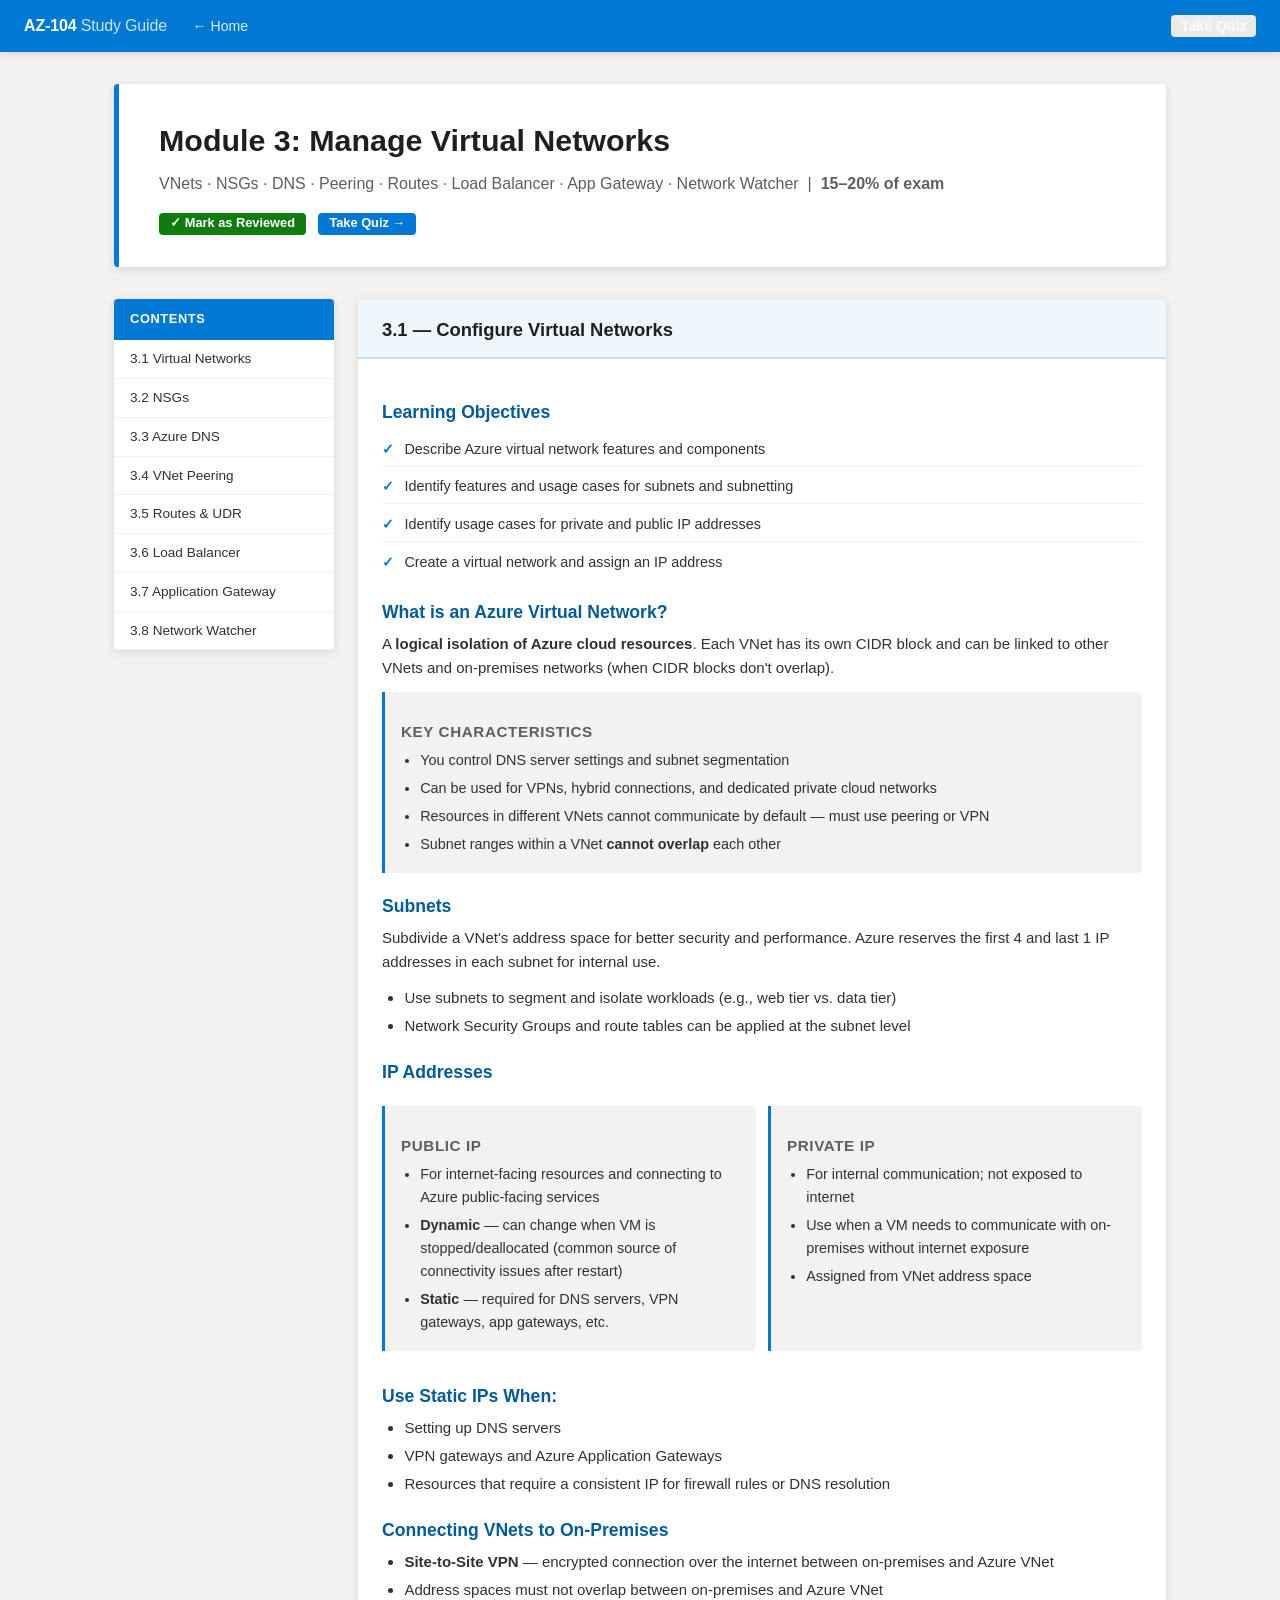
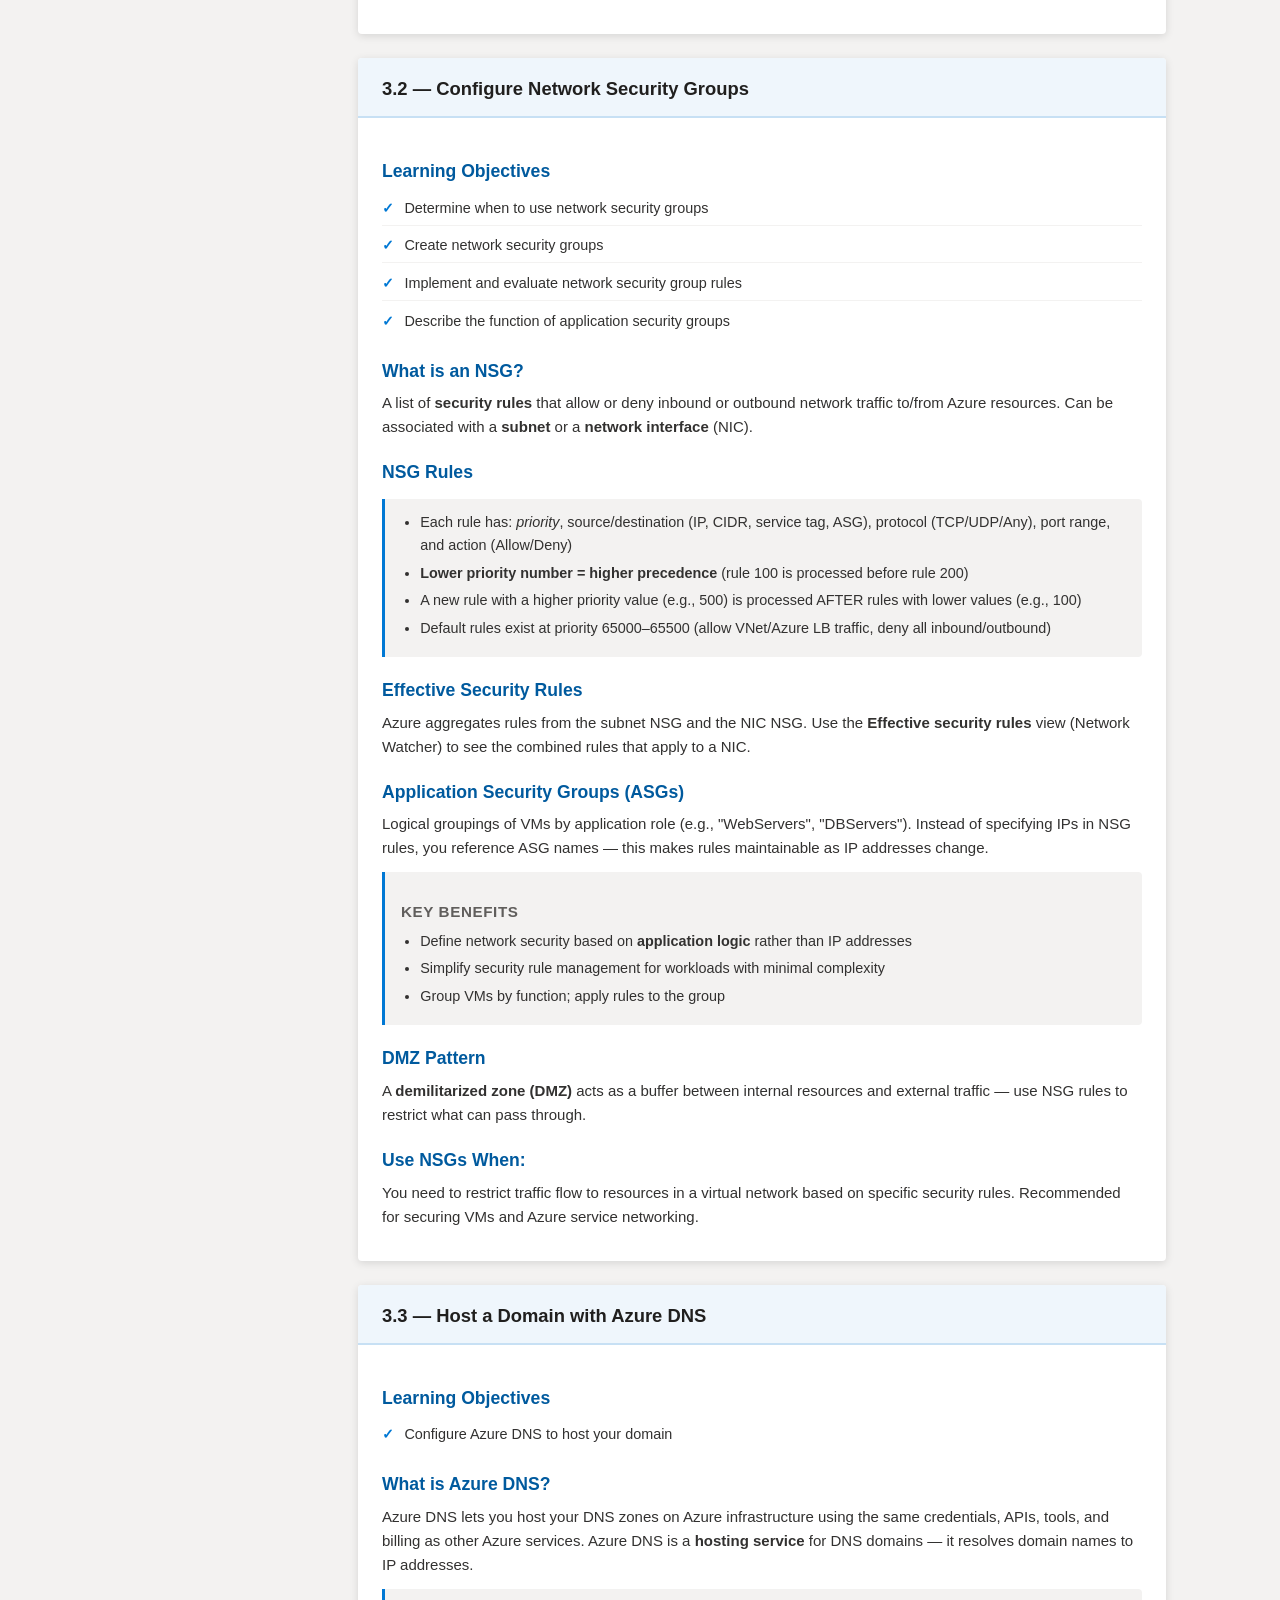
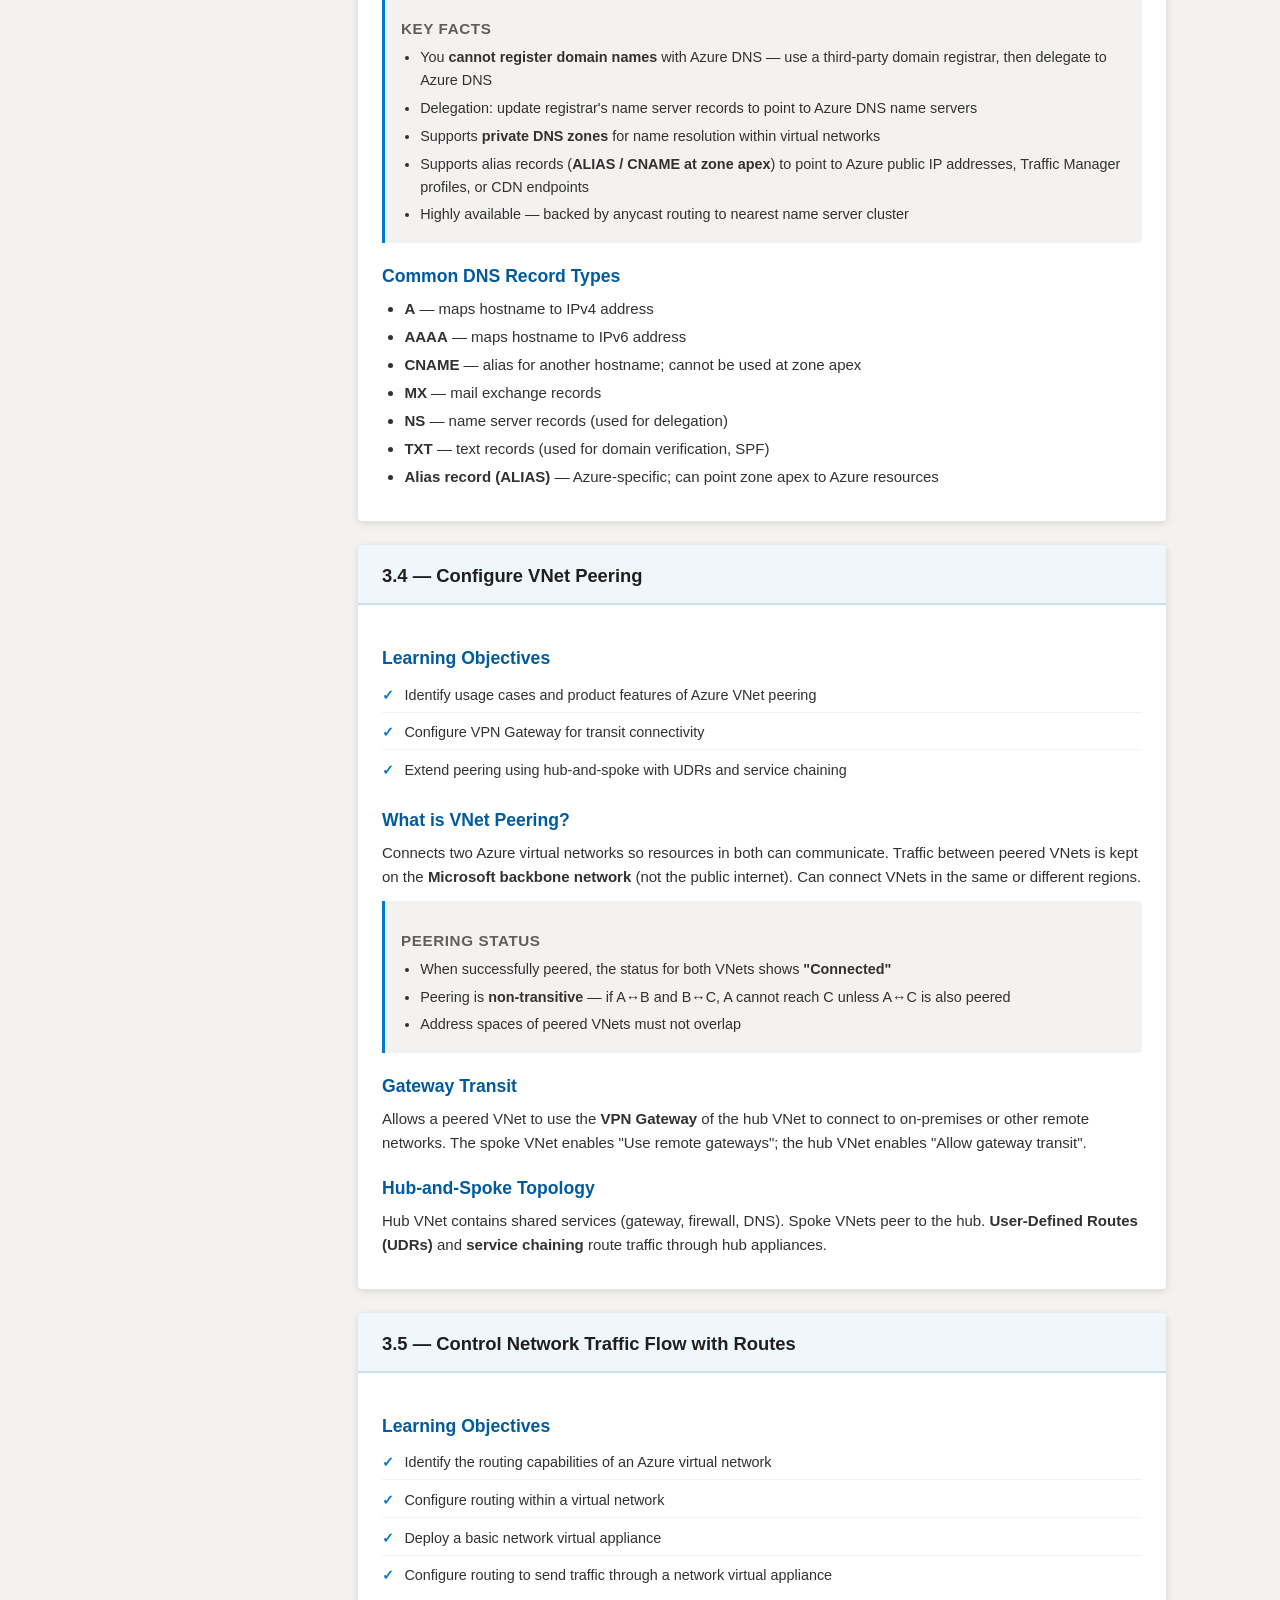
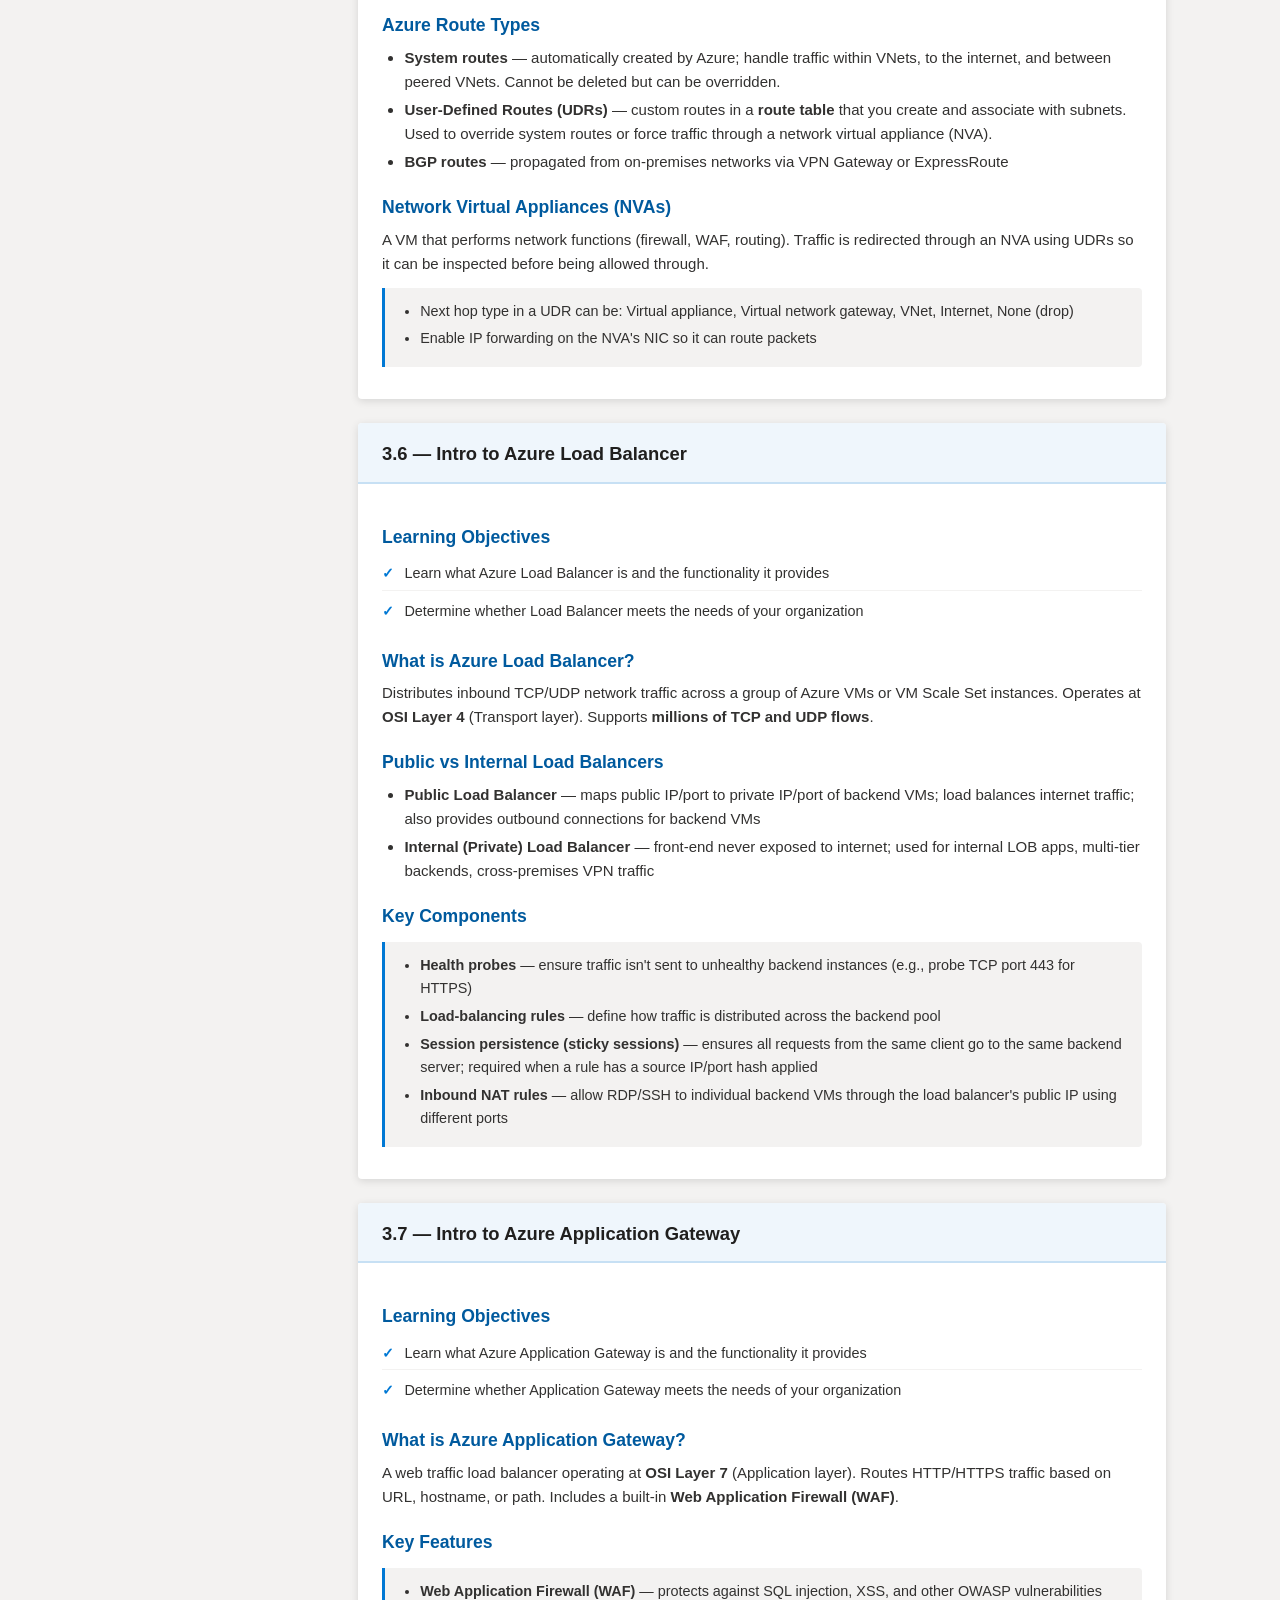
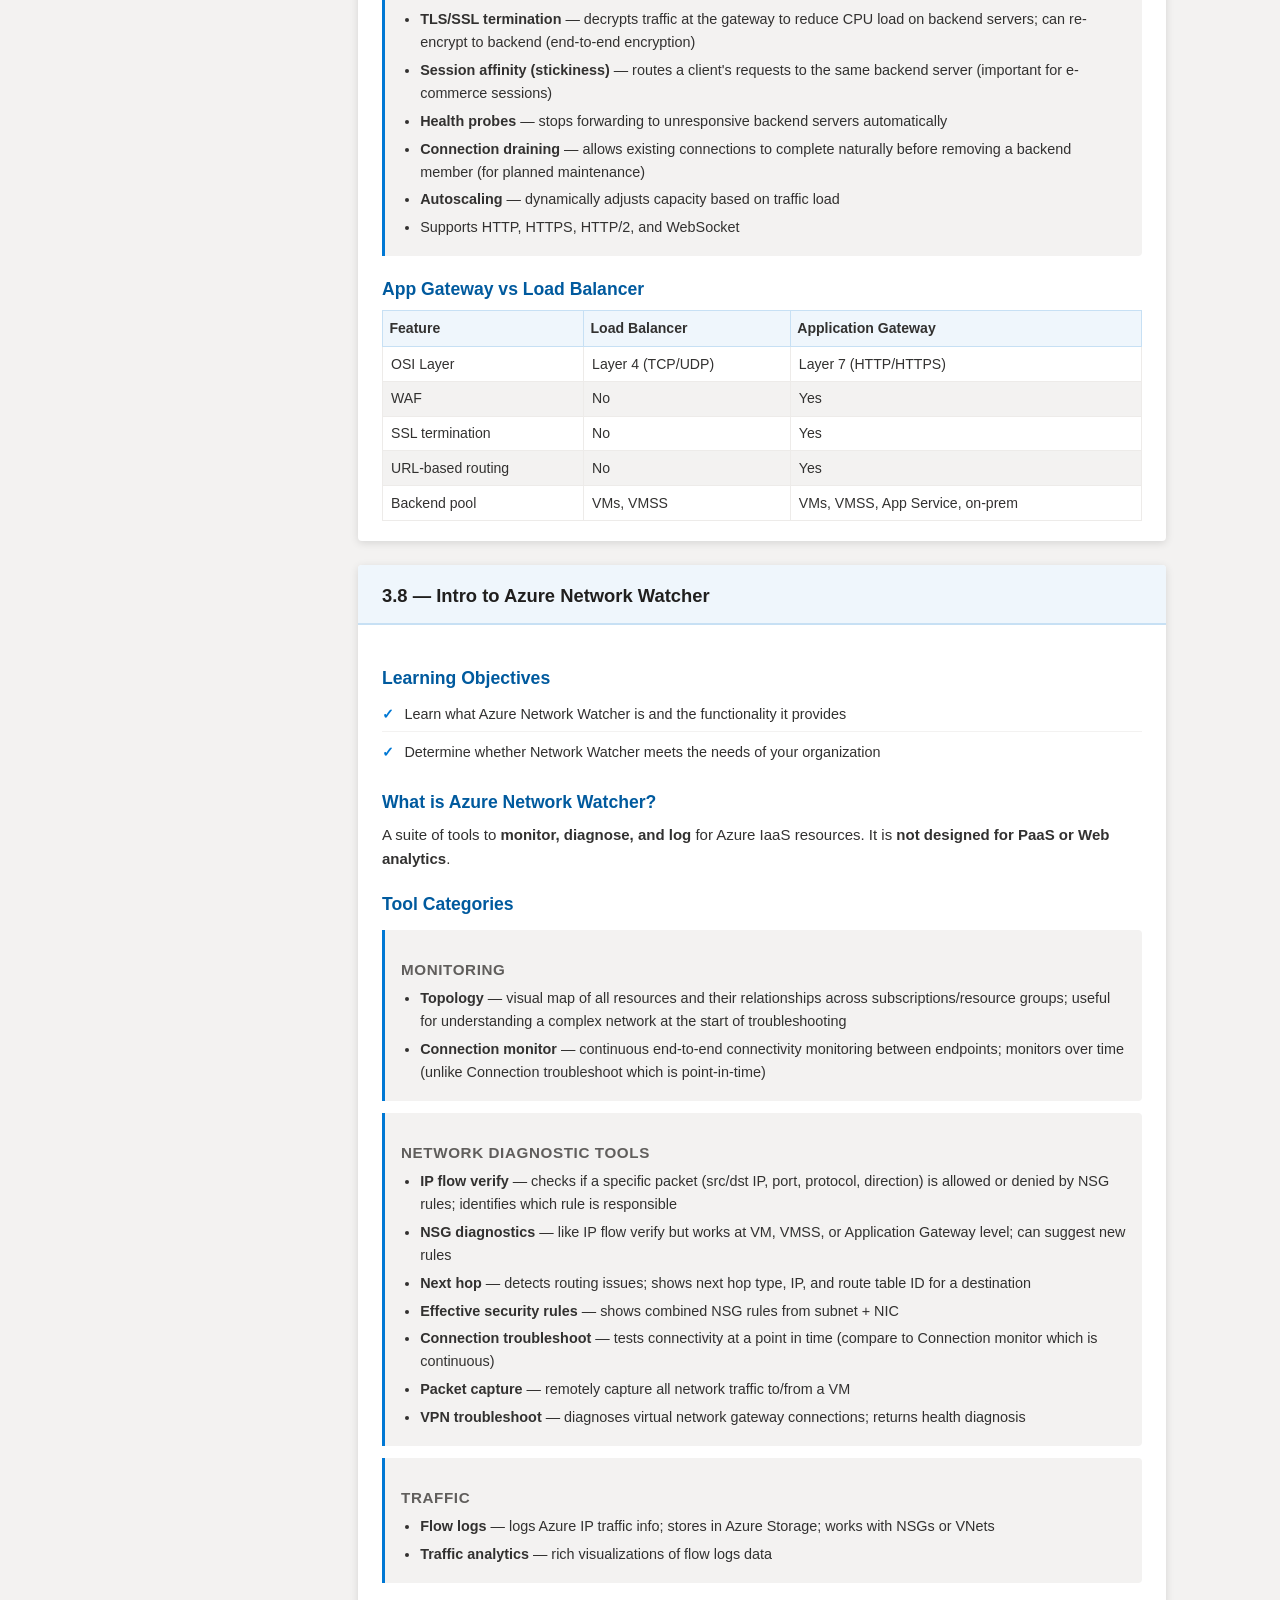
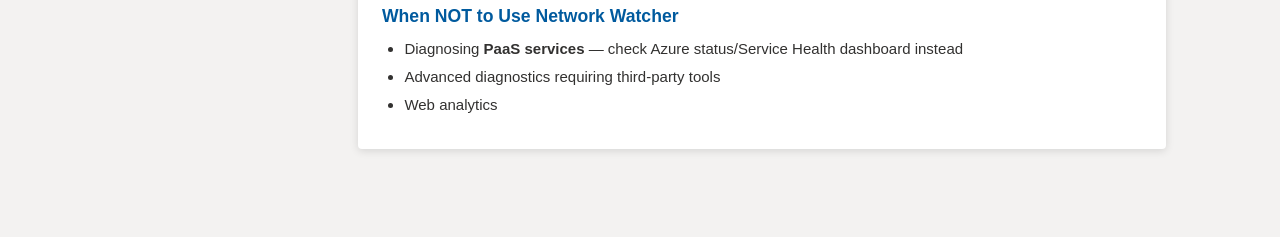
<file: html_review/module-3-review.html>
<!DOCTYPE html>
<html lang="en">
<head>
  <meta charset="UTF-8">
  <meta name="viewport" content="width=device-width, initial-scale=1.0">
  <title>Module 3 Review — AZ-104</title>
  <link rel="stylesheet" href="styles.css">
</head>
<body>

<header class="site-header">
  <div class="logo">AZ-104 <span>Study Guide</span></div>
  <nav>
    <a href="../index.html" class="back-link">← Home</a>
    <a href="module-3-quiz.html" class="btn btn-secondary btn-sm">Take Quiz</a>
  </nav>
</header>

<div class="page-container">

  <div class="page-hero">
    <h1>Module 3: Manage Virtual Networks</h1>
    <p class="subtitle">VNets · NSGs · DNS · Peering · Routes · Load Balancer · App Gateway · Network Watcher &nbsp;|&nbsp; <strong>15–20% of exam</strong></p>
    <div style="margin-top:1rem; display:flex; gap:0.75rem; flex-wrap:wrap;">
      <button class="btn btn-success btn-sm" onclick="markReviewed()">✓ Mark as Reviewed</button>
      <a href="module-3-quiz.html" class="btn btn-primary btn-sm">Take Quiz →</a>
    </div>
  </div>

  <div class="review-layout">
    <aside class="review-sidebar">
      <div class="review-sidebar-header">Contents</div>
      <nav>
        <a href="#vnets">3.1 Virtual Networks</a>
        <a href="#nsgs">3.2 NSGs</a>
        <a href="#dns">3.3 Azure DNS</a>
        <a href="#peering">3.4 VNet Peering</a>
        <a href="#routes">3.5 Routes &amp; UDR</a>
        <a href="#lb">3.6 Load Balancer</a>
        <a href="#appgw">3.7 Application Gateway</a>
        <a href="#watcher">3.8 Network Watcher</a>
      </nav>
    </aside>

    <div class="review-content">

      <!-- 3.1 Virtual Networks -->
      <div class="submodule-section" id="vnets">
        <div class="submodule-header"><h2>3.1 — Configure Virtual Networks</h2></div>
        <div class="submodule-body">
          <h3>Learning Objectives</h3>
          <ul class="objectives-list">
            <li>Describe Azure virtual network features and components</li>
            <li>Identify features and usage cases for subnets and subnetting</li>
            <li>Identify usage cases for private and public IP addresses</li>
            <li>Create a virtual network and assign an IP address</li>
          </ul>

          <h3>What is an Azure Virtual Network?</h3>
          <p>A <strong>logical isolation of Azure cloud resources</strong>. Each VNet has its own CIDR block and can be linked to other VNets and on-premises networks (when CIDR blocks don't overlap).</p>
          <div class="key-points">
            <h4>Key Characteristics</h4>
            <ul>
              <li>You control DNS server settings and subnet segmentation</li>
              <li>Can be used for VPNs, hybrid connections, and dedicated private cloud networks</li>
              <li>Resources in different VNets cannot communicate by default — must use peering or VPN</li>
              <li>Subnet ranges within a VNet <strong>cannot overlap</strong> each other</li>
            </ul>
          </div>

          <h3>Subnets</h3>
          <p>Subdivide a VNet's address space for better security and performance. Azure reserves the first 4 and last 1 IP addresses in each subnet for internal use.</p>
          <ul>
            <li>Use subnets to segment and isolate workloads (e.g., web tier vs. data tier)</li>
            <li>Network Security Groups and route tables can be applied at the subnet level</li>
          </ul>

          <h3>IP Addresses</h3>
          <div style="display:grid;grid-template-columns:1fr 1fr;gap:0.75rem;margin-top:0.5rem;">
            <div class="key-points">
              <h4>Public IP</h4>
              <ul>
                <li>For internet-facing resources and connecting to Azure public-facing services</li>
                <li><strong>Dynamic</strong> — can change when VM is stopped/deallocated (common source of connectivity issues after restart)</li>
                <li><strong>Static</strong> — required for DNS servers, VPN gateways, app gateways, etc.</li>
              </ul>
            </div>
            <div class="key-points">
              <h4>Private IP</h4>
              <ul>
                <li>For internal communication; not exposed to internet</li>
                <li>Use when a VM needs to communicate with on-premises without internet exposure</li>
                <li>Assigned from VNet address space</li>
              </ul>
            </div>
          </div>

          <h3>Use Static IPs When:</h3>
          <ul>
            <li>Setting up DNS servers</li>
            <li>VPN gateways and Azure Application Gateways</li>
            <li>Resources that require a consistent IP for firewall rules or DNS resolution</li>
          </ul>

          <h3>Connecting VNets to On-Premises</h3>
          <ul>
            <li><strong>Site-to-Site VPN</strong> — encrypted connection over the internet between on-premises and Azure VNet</li>
            <li>Address spaces must not overlap between on-premises and Azure VNet</li>
          </ul>
        </div>
      </div>

      <!-- 3.2 NSGs -->
      <div class="submodule-section" id="nsgs">
        <div class="submodule-header"><h2>3.2 — Configure Network Security Groups</h2></div>
        <div class="submodule-body">
          <h3>Learning Objectives</h3>
          <ul class="objectives-list">
            <li>Determine when to use network security groups</li>
            <li>Create network security groups</li>
            <li>Implement and evaluate network security group rules</li>
            <li>Describe the function of application security groups</li>
          </ul>

          <h3>What is an NSG?</h3>
          <p>A list of <strong>security rules</strong> that allow or deny inbound or outbound network traffic to/from Azure resources. Can be associated with a <strong>subnet</strong> or a <strong>network interface</strong> (NIC).</p>

          <h3>NSG Rules</h3>
          <div class="key-points">
            <ul>
              <li>Each rule has: <em>priority</em>, source/destination (IP, CIDR, service tag, ASG), protocol (TCP/UDP/Any), port range, and action (Allow/Deny)</li>
              <li><strong>Lower priority number = higher precedence</strong> (rule 100 is processed before rule 200)</li>
              <li>A new rule with a higher priority value (e.g., 500) is processed AFTER rules with lower values (e.g., 100)</li>
              <li>Default rules exist at priority 65000–65500 (allow VNet/Azure LB traffic, deny all inbound/outbound)</li>
            </ul>
          </div>

          <h3>Effective Security Rules</h3>
          <p>Azure aggregates rules from the subnet NSG and the NIC NSG. Use the <strong>Effective security rules</strong> view (Network Watcher) to see the combined rules that apply to a NIC.</p>

          <h3>Application Security Groups (ASGs)</h3>
          <p>Logical groupings of VMs by application role (e.g., "WebServers", "DBServers"). Instead of specifying IPs in NSG rules, you reference ASG names — this makes rules maintainable as IP addresses change.</p>
          <div class="key-points">
            <h4>Key Benefits</h4>
            <ul>
              <li>Define network security based on <strong>application logic</strong> rather than IP addresses</li>
              <li>Simplify security rule management for workloads with minimal complexity</li>
              <li>Group VMs by function; apply rules to the group</li>
            </ul>
          </div>

          <h3>DMZ Pattern</h3>
          <p>A <strong>demilitarized zone (DMZ)</strong> acts as a buffer between internal resources and external traffic — use NSG rules to restrict what can pass through.</p>

          <h3>Use NSGs When:</h3>
          <p>You need to restrict traffic flow to resources in a virtual network based on specific security rules. Recommended for securing VMs and Azure service networking.</p>
        </div>
      </div>

      <!-- 3.3 Azure DNS -->
      <div class="submodule-section" id="dns">
        <div class="submodule-header"><h2>3.3 — Host a Domain with Azure DNS</h2></div>
        <div class="submodule-body">
          <h3>Learning Objectives</h3>
          <ul class="objectives-list">
            <li>Configure Azure DNS to host your domain</li>
          </ul>

          <h3>What is Azure DNS?</h3>
          <p>Azure DNS lets you host your DNS zones on Azure infrastructure using the same credentials, APIs, tools, and billing as other Azure services. Azure DNS is a <strong>hosting service</strong> for DNS domains — it resolves domain names to IP addresses.</p>

          <div class="key-points">
            <h4>Key Facts</h4>
            <ul>
              <li>You <strong>cannot register domain names</strong> with Azure DNS — use a third-party domain registrar, then delegate to Azure DNS</li>
              <li>Delegation: update registrar's name server records to point to Azure DNS name servers</li>
              <li>Supports <strong>private DNS zones</strong> for name resolution within virtual networks</li>
              <li>Supports alias records (<strong>ALIAS / CNAME at zone apex</strong>) to point to Azure public IP addresses, Traffic Manager profiles, or CDN endpoints</li>
              <li>Highly available — backed by anycast routing to nearest name server cluster</li>
            </ul>
          </div>

          <h3>Common DNS Record Types</h3>
          <ul>
            <li><strong>A</strong> — maps hostname to IPv4 address</li>
            <li><strong>AAAA</strong> — maps hostname to IPv6 address</li>
            <li><strong>CNAME</strong> — alias for another hostname; cannot be used at zone apex</li>
            <li><strong>MX</strong> — mail exchange records</li>
            <li><strong>NS</strong> — name server records (used for delegation)</li>
            <li><strong>TXT</strong> — text records (used for domain verification, SPF)</li>
            <li><strong>Alias record (ALIAS)</strong> — Azure-specific; can point zone apex to Azure resources</li>
          </ul>
        </div>
      </div>

      <!-- 3.4 VNet Peering -->
      <div class="submodule-section" id="peering">
        <div class="submodule-header"><h2>3.4 — Configure VNet Peering</h2></div>
        <div class="submodule-body">
          <h3>Learning Objectives</h3>
          <ul class="objectives-list">
            <li>Identify usage cases and product features of Azure VNet peering</li>
            <li>Configure VPN Gateway for transit connectivity</li>
            <li>Extend peering using hub-and-spoke with UDRs and service chaining</li>
          </ul>

          <h3>What is VNet Peering?</h3>
          <p>Connects two Azure virtual networks so resources in both can communicate. Traffic between peered VNets is kept on the <strong>Microsoft backbone network</strong> (not the public internet). Can connect VNets in the same or different regions.</p>

          <div class="key-points">
            <h4>Peering Status</h4>
            <ul>
              <li>When successfully peered, the status for both VNets shows <strong>"Connected"</strong></li>
              <li>Peering is <strong>non-transitive</strong> — if A↔B and B↔C, A cannot reach C unless A↔C is also peered</li>
              <li>Address spaces of peered VNets must not overlap</li>
            </ul>
          </div>

          <h3>Gateway Transit</h3>
          <p>Allows a peered VNet to use the <strong>VPN Gateway</strong> of the hub VNet to connect to on-premises or other remote networks. The spoke VNet enables "Use remote gateways"; the hub VNet enables "Allow gateway transit".</p>

          <h3>Hub-and-Spoke Topology</h3>
          <p>Hub VNet contains shared services (gateway, firewall, DNS). Spoke VNets peer to the hub. <strong>User-Defined Routes (UDRs)</strong> and <strong>service chaining</strong> route traffic through hub appliances.</p>
        </div>
      </div>

      <!-- 3.5 Routes -->
      <div class="submodule-section" id="routes">
        <div class="submodule-header"><h2>3.5 — Control Network Traffic Flow with Routes</h2></div>
        <div class="submodule-body">
          <h3>Learning Objectives</h3>
          <ul class="objectives-list">
            <li>Identify the routing capabilities of an Azure virtual network</li>
            <li>Configure routing within a virtual network</li>
            <li>Deploy a basic network virtual appliance</li>
            <li>Configure routing to send traffic through a network virtual appliance</li>
          </ul>

          <h3>Azure Route Types</h3>
          <ul>
            <li><strong>System routes</strong> — automatically created by Azure; handle traffic within VNets, to the internet, and between peered VNets. Cannot be deleted but can be overridden.</li>
            <li><strong>User-Defined Routes (UDRs)</strong> — custom routes in a <strong>route table</strong> that you create and associate with subnets. Used to override system routes or force traffic through a network virtual appliance (NVA).</li>
            <li><strong>BGP routes</strong> — propagated from on-premises networks via VPN Gateway or ExpressRoute</li>
          </ul>

          <h3>Network Virtual Appliances (NVAs)</h3>
          <p>A VM that performs network functions (firewall, WAF, routing). Traffic is redirected through an NVA using UDRs so it can be inspected before being allowed through.</p>
          <div class="key-points">
            <ul>
              <li>Next hop type in a UDR can be: Virtual appliance, Virtual network gateway, VNet, Internet, None (drop)</li>
              <li>Enable IP forwarding on the NVA's NIC so it can route packets</li>
            </ul>
          </div>
        </div>
      </div>

      <!-- 3.6 Load Balancer -->
      <div class="submodule-section" id="lb">
        <div class="submodule-header"><h2>3.6 — Intro to Azure Load Balancer</h2></div>
        <div class="submodule-body">
          <h3>Learning Objectives</h3>
          <ul class="objectives-list">
            <li>Learn what Azure Load Balancer is and the functionality it provides</li>
            <li>Determine whether Load Balancer meets the needs of your organization</li>
          </ul>

          <h3>What is Azure Load Balancer?</h3>
          <p>Distributes inbound TCP/UDP network traffic across a group of Azure VMs or VM Scale Set instances. Operates at <strong>OSI Layer 4</strong> (Transport layer). Supports <strong>millions of TCP and UDP flows</strong>.</p>

          <h3>Public vs Internal Load Balancers</h3>
          <ul>
            <li><strong>Public Load Balancer</strong> — maps public IP/port to private IP/port of backend VMs; load balances internet traffic; also provides outbound connections for backend VMs</li>
            <li><strong>Internal (Private) Load Balancer</strong> — front-end never exposed to internet; used for internal LOB apps, multi-tier backends, cross-premises VPN traffic</li>
          </ul>

          <h3>Key Components</h3>
          <div class="key-points">
            <ul>
              <li><strong>Health probes</strong> — ensure traffic isn't sent to unhealthy backend instances (e.g., probe TCP port 443 for HTTPS)</li>
              <li><strong>Load-balancing rules</strong> — define how traffic is distributed across the backend pool</li>
              <li><strong>Session persistence (sticky sessions)</strong> — ensures all requests from the same client go to the same backend server; required when a rule has a source IP/port hash applied</li>
              <li><strong>Inbound NAT rules</strong> — allow RDP/SSH to individual backend VMs through the load balancer's public IP using different ports</li>
            </ul>
          </div>
        </div>
      </div>

      <!-- 3.7 Application Gateway -->
      <div class="submodule-section" id="appgw">
        <div class="submodule-header"><h2>3.7 — Intro to Azure Application Gateway</h2></div>
        <div class="submodule-body">
          <h3>Learning Objectives</h3>
          <ul class="objectives-list">
            <li>Learn what Azure Application Gateway is and the functionality it provides</li>
            <li>Determine whether Application Gateway meets the needs of your organization</li>
          </ul>

          <h3>What is Azure Application Gateway?</h3>
          <p>A web traffic load balancer operating at <strong>OSI Layer 7</strong> (Application layer). Routes HTTP/HTTPS traffic based on URL, hostname, or path. Includes a built-in <strong>Web Application Firewall (WAF)</strong>.</p>

          <h3>Key Features</h3>
          <div class="key-points">
            <ul>
              <li><strong>Web Application Firewall (WAF)</strong> — protects against SQL injection, XSS, and other OWASP vulnerabilities</li>
              <li><strong>TLS/SSL termination</strong> — decrypts traffic at the gateway to reduce CPU load on backend servers; can re-encrypt to backend (end-to-end encryption)</li>
              <li><strong>Session affinity (stickiness)</strong> — routes a client's requests to the same backend server (important for e-commerce sessions)</li>
              <li><strong>Health probes</strong> — stops forwarding to unresponsive backend servers automatically</li>
              <li><strong>Connection draining</strong> — allows existing connections to complete naturally before removing a backend member (for planned maintenance)</li>
              <li><strong>Autoscaling</strong> — dynamically adjusts capacity based on traffic load</li>
              <li>Supports HTTP, HTTPS, HTTP/2, and WebSocket</li>
            </ul>
          </div>

          <h3>App Gateway vs Load Balancer</h3>
          <table style="width:100%;border-collapse:collapse;font-size:0.88rem;">
            <thead><tr style="background:var(--azure-blue-lighter);"><th style="text-align:left;padding:0.4rem;border:1px solid var(--azure-blue-light);">Feature</th><th style="text-align:left;padding:0.4rem;border:1px solid var(--azure-blue-light);">Load Balancer</th><th style="text-align:left;padding:0.4rem;border:1px solid var(--azure-blue-light);">Application Gateway</th></tr></thead>
            <tbody>
              <tr><td style="padding:0.35rem 0.5rem;border:1px solid var(--neutral-light);">OSI Layer</td><td style="padding:0.35rem 0.5rem;border:1px solid var(--neutral-light);">Layer 4 (TCP/UDP)</td><td style="padding:0.35rem 0.5rem;border:1px solid var(--neutral-light);">Layer 7 (HTTP/HTTPS)</td></tr>
              <tr><td style="padding:0.35rem 0.5rem;border:1px solid var(--neutral-light);background:var(--neutral-lighter);">WAF</td><td style="padding:0.35rem 0.5rem;border:1px solid var(--neutral-light);background:var(--neutral-lighter);">No</td><td style="padding:0.35rem 0.5rem;border:1px solid var(--neutral-light);background:var(--neutral-lighter);">Yes</td></tr>
              <tr><td style="padding:0.35rem 0.5rem;border:1px solid var(--neutral-light);">SSL termination</td><td style="padding:0.35rem 0.5rem;border:1px solid var(--neutral-light);">No</td><td style="padding:0.35rem 0.5rem;border:1px solid var(--neutral-light);">Yes</td></tr>
              <tr><td style="padding:0.35rem 0.5rem;border:1px solid var(--neutral-light);background:var(--neutral-lighter);">URL-based routing</td><td style="padding:0.35rem 0.5rem;border:1px solid var(--neutral-light);background:var(--neutral-lighter);">No</td><td style="padding:0.35rem 0.5rem;border:1px solid var(--neutral-light);background:var(--neutral-lighter);">Yes</td></tr>
              <tr><td style="padding:0.35rem 0.5rem;border:1px solid var(--neutral-light);">Backend pool</td><td style="padding:0.35rem 0.5rem;border:1px solid var(--neutral-light);">VMs, VMSS</td><td style="padding:0.35rem 0.5rem;border:1px solid var(--neutral-light);">VMs, VMSS, App Service, on-prem</td></tr>
            </tbody>
          </table>
        </div>
      </div>

      <!-- 3.8 Network Watcher -->
      <div class="submodule-section" id="watcher">
        <div class="submodule-header"><h2>3.8 — Intro to Azure Network Watcher</h2></div>
        <div class="submodule-body">
          <h3>Learning Objectives</h3>
          <ul class="objectives-list">
            <li>Learn what Azure Network Watcher is and the functionality it provides</li>
            <li>Determine whether Network Watcher meets the needs of your organization</li>
          </ul>

          <h3>What is Azure Network Watcher?</h3>
          <p>A suite of tools to <strong>monitor, diagnose, and log</strong> for Azure IaaS resources. It is <strong>not designed for PaaS or Web analytics</strong>.</p>

          <h3>Tool Categories</h3>
          <div class="key-points">
            <h4>Monitoring</h4>
            <ul>
              <li><strong>Topology</strong> — visual map of all resources and their relationships across subscriptions/resource groups; useful for understanding a complex network at the start of troubleshooting</li>
              <li><strong>Connection monitor</strong> — continuous end-to-end connectivity monitoring between endpoints; monitors over time (unlike Connection troubleshoot which is point-in-time)</li>
            </ul>
          </div>
          <div class="key-points">
            <h4>Network Diagnostic Tools</h4>
            <ul>
              <li><strong>IP flow verify</strong> — checks if a specific packet (src/dst IP, port, protocol, direction) is allowed or denied by NSG rules; identifies which rule is responsible</li>
              <li><strong>NSG diagnostics</strong> — like IP flow verify but works at VM, VMSS, or Application Gateway level; can suggest new rules</li>
              <li><strong>Next hop</strong> — detects routing issues; shows next hop type, IP, and route table ID for a destination</li>
              <li><strong>Effective security rules</strong> — shows combined NSG rules from subnet + NIC</li>
              <li><strong>Connection troubleshoot</strong> — tests connectivity at a point in time (compare to Connection monitor which is continuous)</li>
              <li><strong>Packet capture</strong> — remotely capture all network traffic to/from a VM</li>
              <li><strong>VPN troubleshoot</strong> — diagnoses virtual network gateway connections; returns health diagnosis</li>
            </ul>
          </div>
          <div class="key-points">
            <h4>Traffic</h4>
            <ul>
              <li><strong>Flow logs</strong> — logs Azure IP traffic info; stores in Azure Storage; works with NSGs or VNets</li>
              <li><strong>Traffic analytics</strong> — rich visualizations of flow logs data</li>
            </ul>
          </div>

          <h3>When NOT to Use Network Watcher</h3>
          <ul>
            <li>Diagnosing <strong>PaaS services</strong> — check Azure status/Service Health dashboard instead</li>
            <li>Advanced diagnostics requiring third-party tools</li>
            <li>Web analytics</li>
          </ul>
        </div>
      </div>

    </div>
  </div>

</div>

<script>
function markReviewed() {
  localStorage.setItem('az104_reviewed_module_3', '1');
  const btn = event.target;
  btn.textContent = '✓ Reviewed!';
  btn.classList.remove('btn-success');
  btn.classList.add('btn-secondary');
  btn.disabled = true;
}
const sections = document.querySelectorAll('.submodule-section');
const navLinks = document.querySelectorAll('.review-sidebar nav a');
window.addEventListener('scroll', () => {
  let current = '';
  sections.forEach(s => { if (window.scrollY >= s.offsetTop - 120) current = s.id; });
  navLinks.forEach(a => { a.classList.toggle('current', a.getAttribute('href') === '#' + current); });
});
</script>
</body>
</html>
</file>
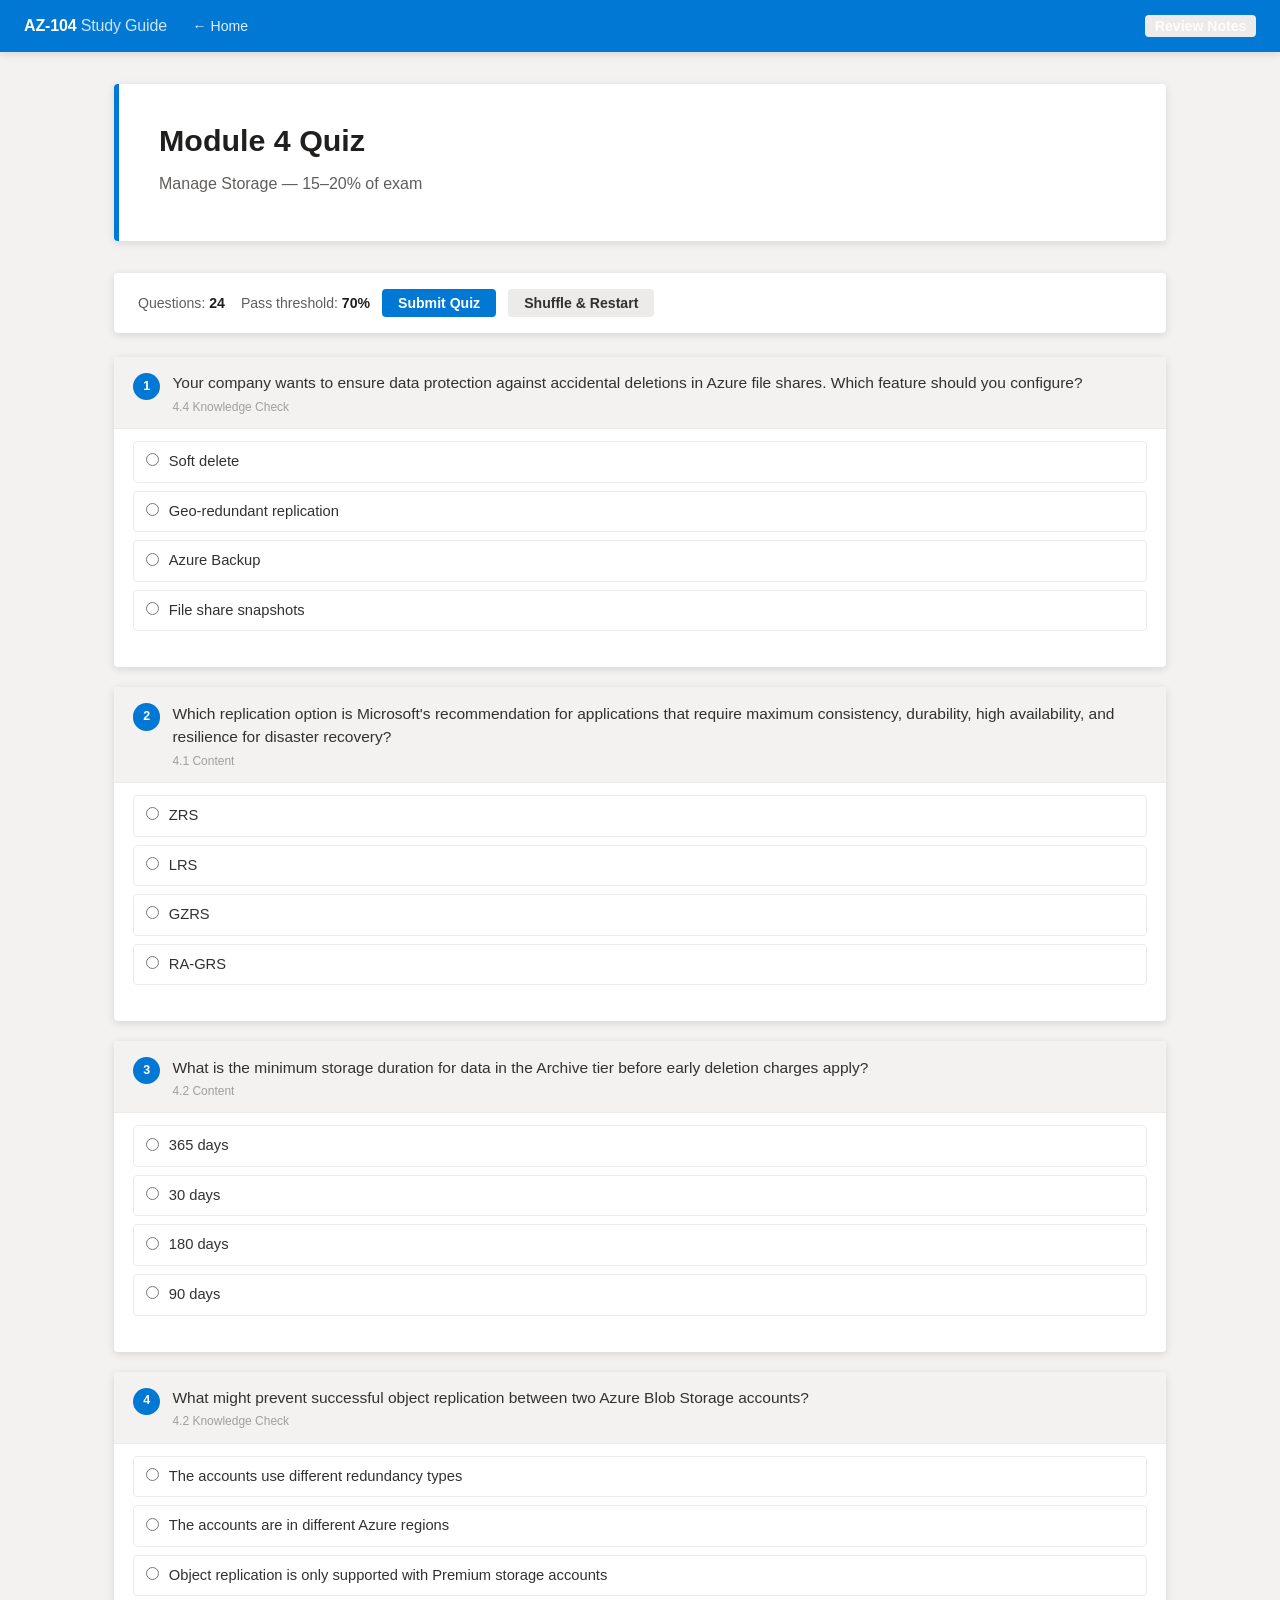
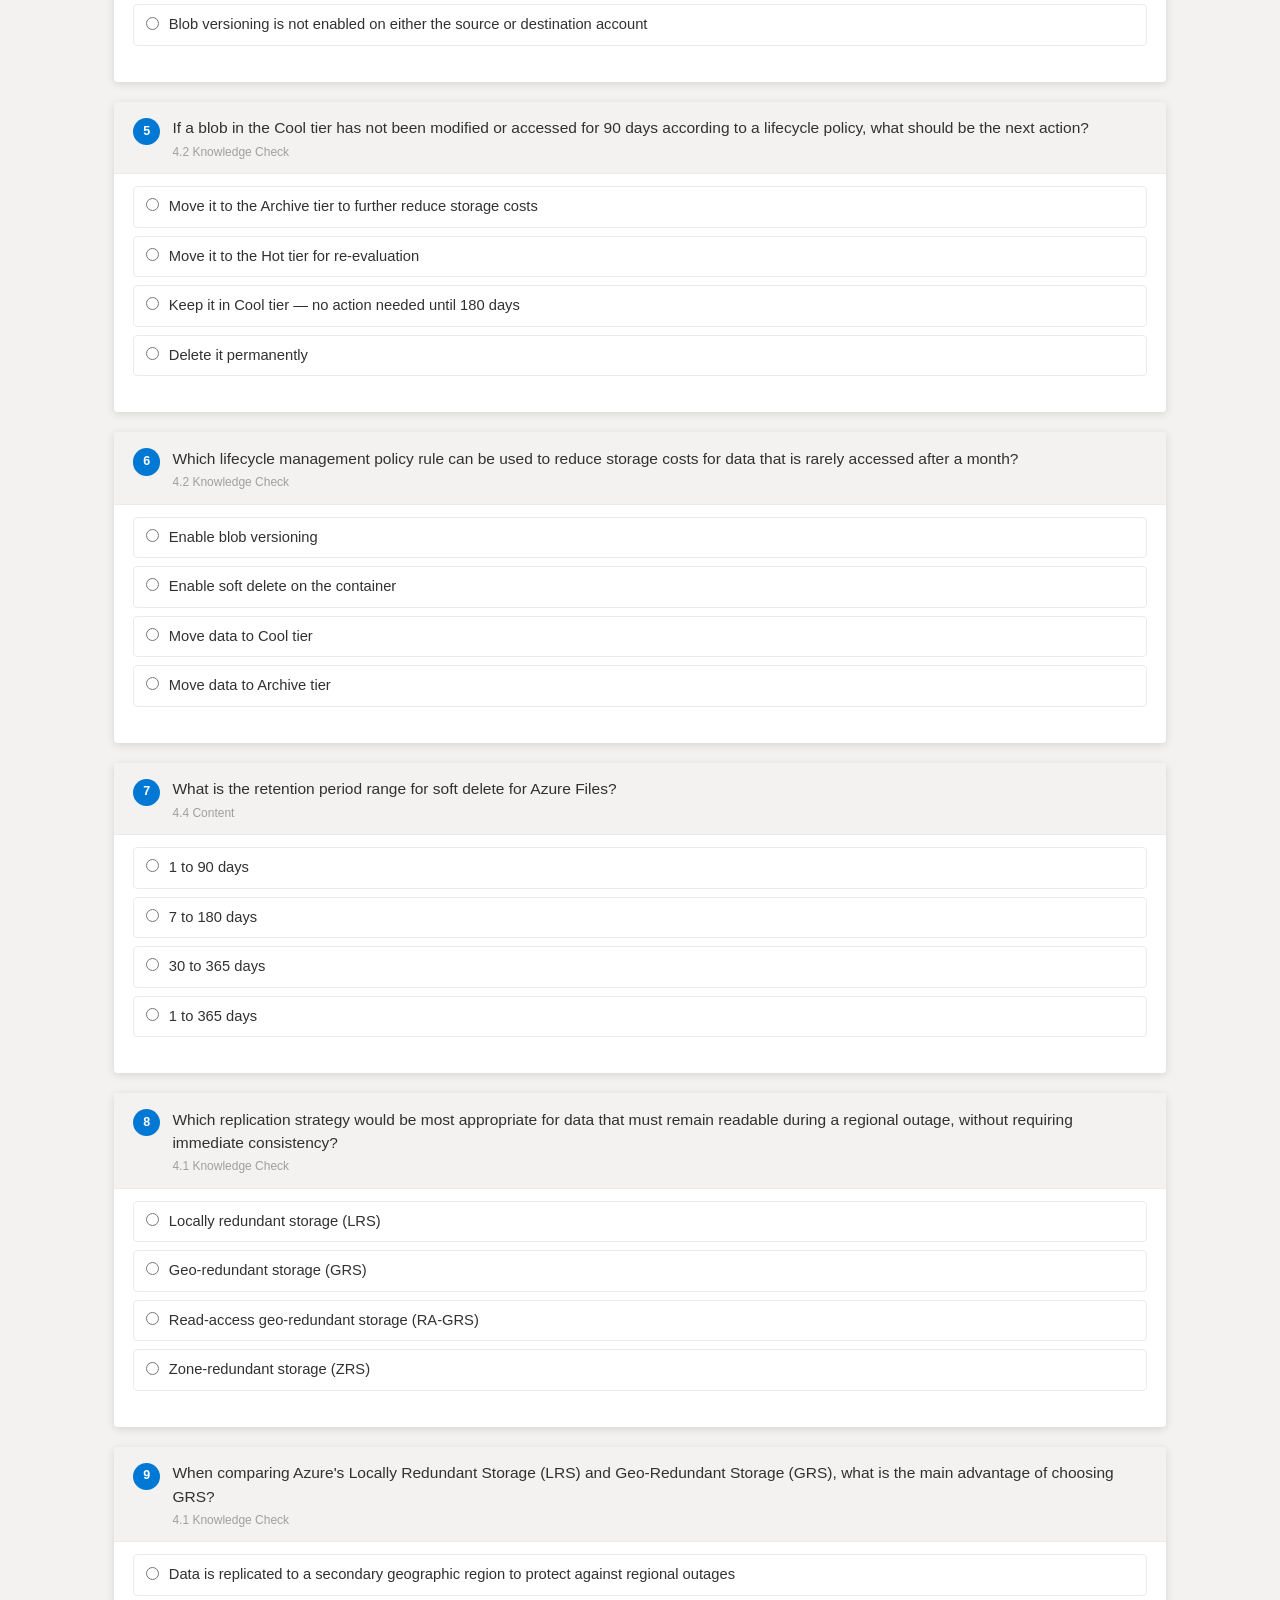
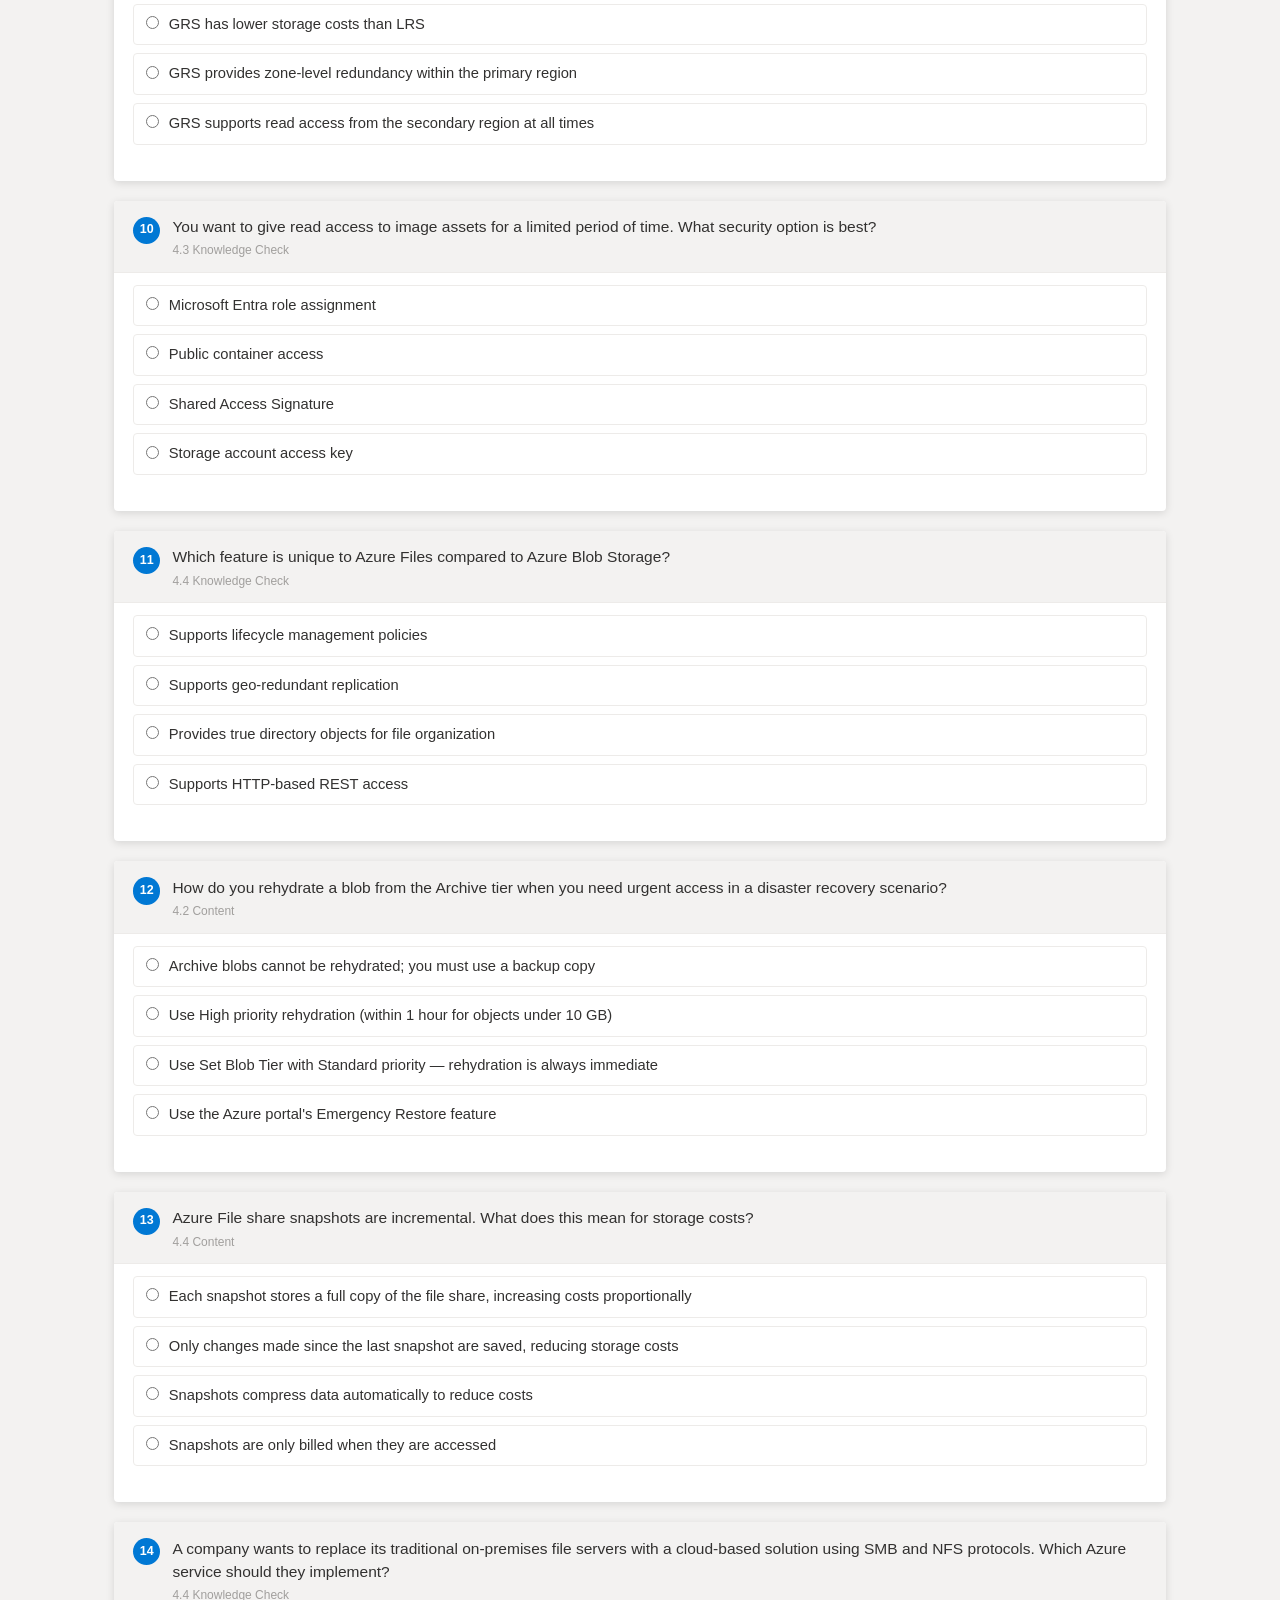
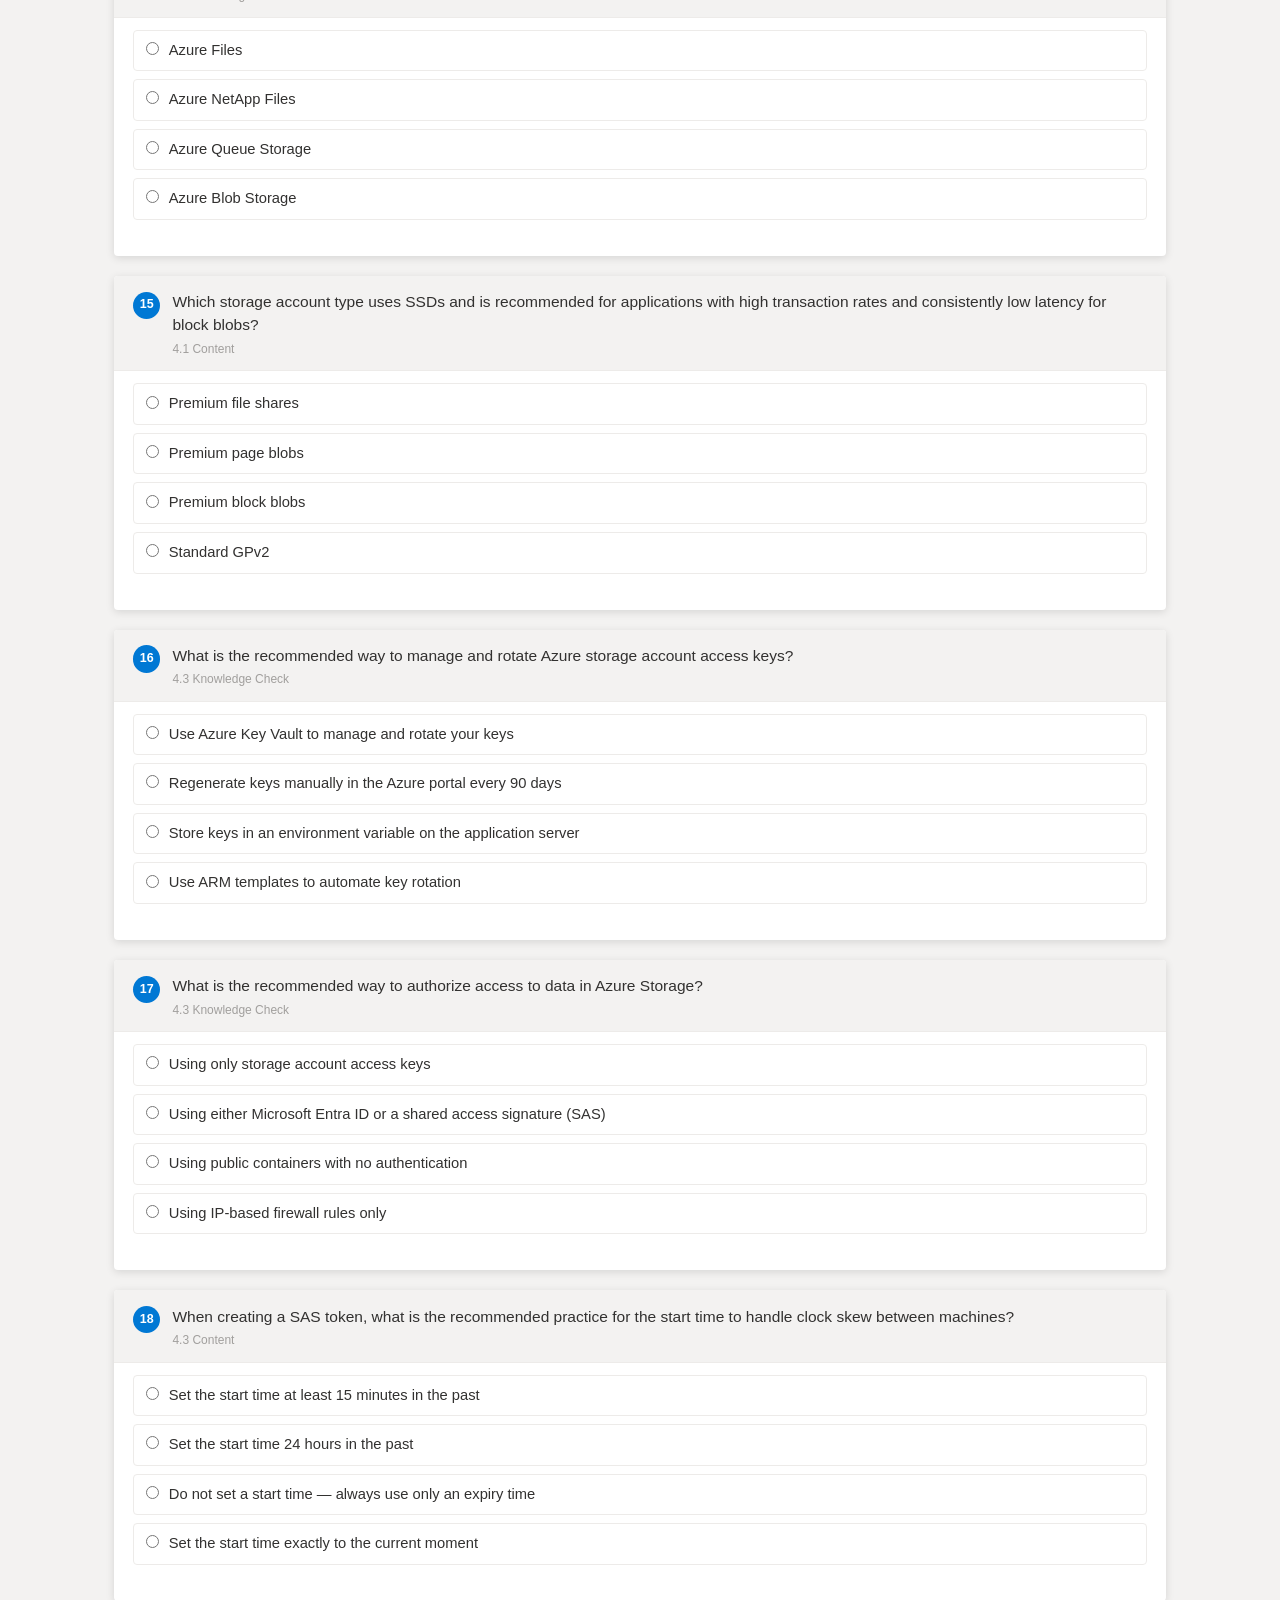
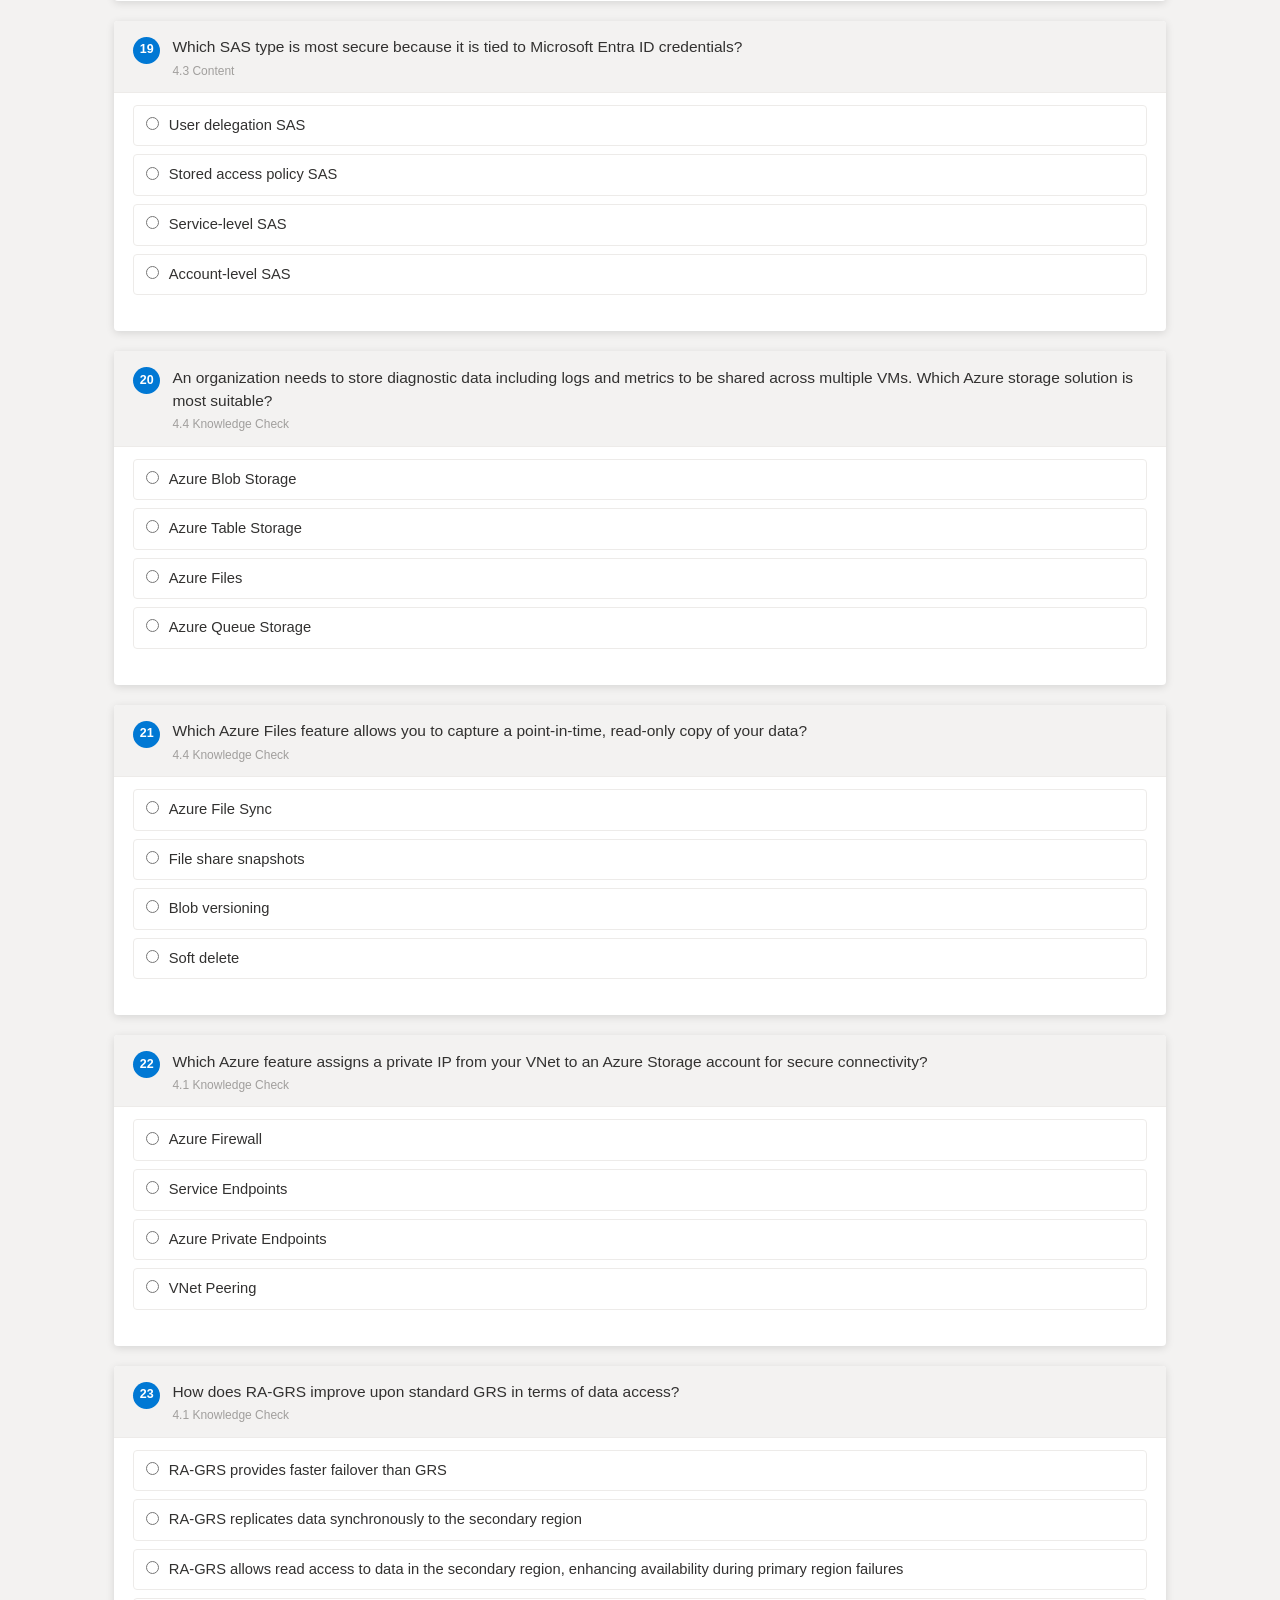
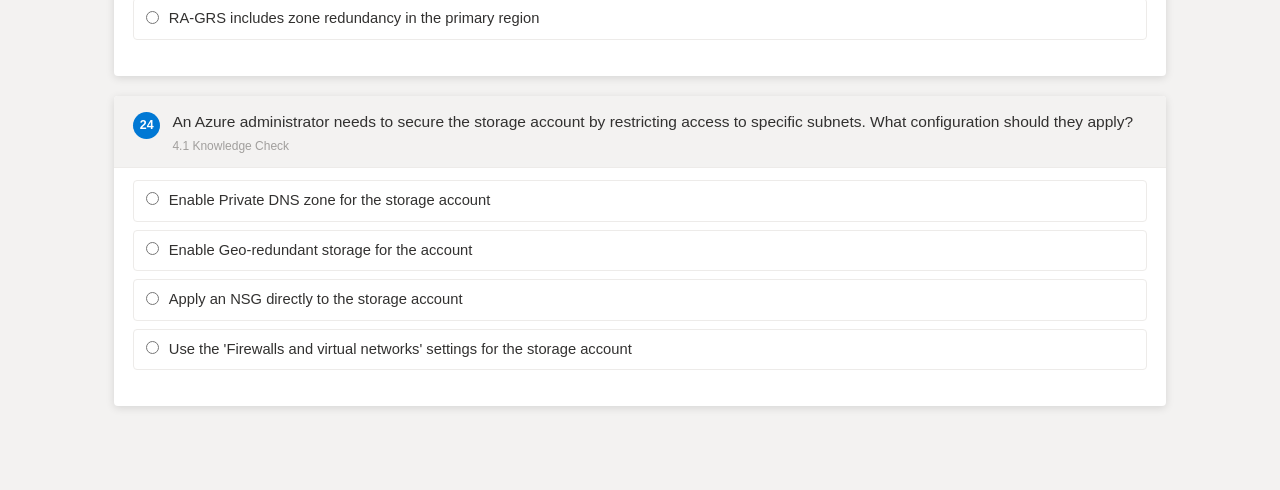
<file: html_review/module-4-quiz.html>
<!DOCTYPE html>
<html lang="en">
<head>
  <meta charset="UTF-8">
  <meta name="viewport" content="width=device-width, initial-scale=1.0">
  <title>Module 4 Quiz — AZ-104</title>
  <link rel="stylesheet" href="styles.css">
</head>
<body>

<header class="site-header">
  <div class="logo">AZ-104 <span>Study Guide</span></div>
  <nav>
    <a href="../index.html" class="back-link">← Home</a>
    <a href="module-4-review.html" class="btn btn-secondary btn-sm">Review Notes</a>
  </nav>
</header>

<div class="page-container">

  <div class="page-hero">
    <h1>Module 4 Quiz</h1>
    <p class="subtitle">Manage Storage — 15–20% of exam</p>
  </div>

  <div class="score-panel" id="score-panel">
    <div class="score-number" id="score-pct"></div>
    <div class="score-label" id="score-label"></div>
    <div class="score-bar-track"><div class="score-bar-fill" id="score-bar"></div></div>
    <div class="score-actions">
      <button class="btn btn-secondary" onclick="retakeQuiz()">Retake Quiz</button>
      <button class="btn btn-success" id="btn-complete" onclick="markComplete()" disabled>Mark Module Complete</button>
      <a href="module-5-quiz.html" class="btn btn-primary">Next Module →</a>
    </div>
  </div>

  <div class="quiz-controls">
    <div class="quiz-meta">
      <span>Questions: <strong id="q-count"></strong></span>
      <span>Pass threshold: <strong>70%</strong></span>
    </div>
    <button class="btn btn-primary" onclick="submitQuiz()" id="btn-submit">Submit Quiz</button>
    <button class="btn btn-secondary" onclick="retakeQuiz()">Shuffle &amp; Restart</button>
  </div>

  <div id="quiz-container"></div>

</div>

<script>
const ALL_QUESTIONS = [
  // From knowledge checks
  { q: "When comparing Azure's Locally Redundant Storage (LRS) and Geo-Redundant Storage (GRS), what is the main advantage of choosing GRS?", options: ["Data is replicated to a secondary geographic region to protect against regional outages", "GRS has lower storage costs than LRS", "GRS provides zone-level redundancy within the primary region", "GRS supports read access from the secondary region at all times"], answer: 0, source: "4.1 Knowledge Check" },
  { q: "An Azure administrator needs to secure the storage account by restricting access to specific subnets. What configuration should they apply?", options: ["Use the 'Firewalls and virtual networks' settings for the storage account", "Enable Geo-redundant storage for the account", "Apply an NSG directly to the storage account", "Enable Private DNS zone for the storage account"], answer: 0, source: "4.1 Knowledge Check" },
  { q: "Which replication strategy would be most appropriate for data that must remain readable during a regional outage, without requiring immediate consistency?", options: ["Geo-redundant storage (GRS)", "Locally redundant storage (LRS)", "Zone-redundant storage (ZRS)", "Read-access geo-redundant storage (RA-GRS)"], answer: 3, source: "4.1 Knowledge Check" },
  { q: "How does RA-GRS improve upon standard GRS in terms of data access?", options: ["RA-GRS allows read access to data in the secondary region, enhancing availability during primary region failures", "RA-GRS replicates data synchronously to the secondary region", "RA-GRS provides faster failover than GRS", "RA-GRS includes zone redundancy in the primary region"], answer: 0, source: "4.1 Knowledge Check" },
  { q: "Which Azure feature assigns a private IP from your VNet to an Azure Storage account for secure connectivity?", options: ["Azure Private Endpoints", "Service Endpoints", "Azure Firewall", "VNet Peering"], answer: 0, source: "4.1 Knowledge Check" },
  { q: "If a blob in the Cool tier has not been modified or accessed for 90 days according to a lifecycle policy, what should be the next action?", options: ["Move it to the Archive tier to further reduce storage costs", "Delete it permanently", "Move it to the Hot tier for re-evaluation", "Keep it in Cool tier — no action needed until 180 days"], answer: 0, source: "4.2 Knowledge Check" },
  { q: "What might prevent successful object replication between two Azure Blob Storage accounts?", options: ["Blob versioning is not enabled on either the source or destination account", "The accounts are in different Azure regions", "The accounts use different redundancy types", "Object replication is only supported with Premium storage accounts"], answer: 0, source: "4.2 Knowledge Check" },
  { q: "Which lifecycle management policy rule can be used to reduce storage costs for data that is rarely accessed after a month?", options: ["Move data to Archive tier", "Move data to Cool tier", "Enable soft delete on the container", "Enable blob versioning"], answer: 0, source: "4.2 Knowledge Check" },
  { q: "What is the recommended way to manage and rotate Azure storage account access keys?", options: ["Use Azure Key Vault to manage and rotate your keys", "Regenerate keys manually in the Azure portal every 90 days", "Store keys in an environment variable on the application server", "Use ARM templates to automate key rotation"], answer: 0, source: "4.3 Knowledge Check" },
  { q: "What is the recommended way to authorize access to data in Azure Storage?", options: ["Using either Microsoft Entra ID or a shared access signature (SAS)", "Using only storage account access keys", "Using public containers with no authentication", "Using IP-based firewall rules only"], answer: 0, source: "4.3 Knowledge Check" },
  { q: "You want to give read access to image assets for a limited period of time. What security option is best?", options: ["Shared Access Signature", "Storage account access key", "Microsoft Entra role assignment", "Public container access"], answer: 0, source: "4.3 Knowledge Check" },
  { q: "An organization needs to store diagnostic data including logs and metrics to be shared across multiple VMs. Which Azure storage solution is most suitable?", options: ["Azure Files", "Azure Blob Storage", "Azure Queue Storage", "Azure Table Storage"], answer: 0, source: "4.4 Knowledge Check" },
  { q: "Your company wants to ensure data protection against accidental deletions in Azure file shares. Which feature should you configure?", options: ["Soft delete", "File share snapshots", "Geo-redundant replication", "Azure Backup"], answer: 0, source: "4.4 Knowledge Check" },
  { q: "Which Azure Files feature allows you to capture a point-in-time, read-only copy of your data?", options: ["File share snapshots", "Soft delete", "Azure File Sync", "Blob versioning"], answer: 0, source: "4.4 Knowledge Check" },
  { q: "A company wants to replace its traditional on-premises file servers with a cloud-based solution using SMB and NFS protocols. Which Azure service should they implement?", options: ["Azure Files", "Azure Blob Storage", "Azure Queue Storage", "Azure NetApp Files"], answer: 0, source: "4.4 Knowledge Check" },
  { q: "Which feature is unique to Azure Files compared to Azure Blob Storage?", options: ["Provides true directory objects for file organization", "Supports HTTP-based REST access", "Supports lifecycle management policies", "Supports geo-redundant replication"], answer: 0, source: "4.4 Knowledge Check" },
  // Synthesized
  { q: "Which storage account type uses SSDs and is recommended for applications with high transaction rates and consistently low latency for block blobs?", options: ["Premium block blobs", "Standard GPv2", "Premium page blobs", "Premium file shares"], answer: 0, source: "4.1 Content" },
  { q: "Which replication option is Microsoft's recommendation for applications that require maximum consistency, durability, high availability, and resilience for disaster recovery?", options: ["GZRS", "RA-GRS", "LRS", "ZRS"], answer: 0, source: "4.1 Content" },
  { q: "What is the minimum storage duration for data in the Archive tier before early deletion charges apply?", options: ["180 days", "30 days", "90 days", "365 days"], answer: 0, source: "4.2 Content" },
  { q: "How do you rehydrate a blob from the Archive tier when you need urgent access in a disaster recovery scenario?", options: ["Use High priority rehydration (within 1 hour for objects under 10 GB)", "Use Set Blob Tier with Standard priority — rehydration is always immediate", "Use the Azure portal's Emergency Restore feature", "Archive blobs cannot be rehydrated; you must use a backup copy"], answer: 0, source: "4.2 Content" },
  { q: "Which SAS type is most secure because it is tied to Microsoft Entra ID credentials?", options: ["User delegation SAS", "Account-level SAS", "Service-level SAS", "Stored access policy SAS"], answer: 0, source: "4.3 Content" },
  { q: "When creating a SAS token, what is the recommended practice for the start time to handle clock skew between machines?", options: ["Set the start time at least 15 minutes in the past", "Set the start time exactly to the current moment", "Set the start time 24 hours in the past", "Do not set a start time — always use only an expiry time"], answer: 0, source: "4.3 Content" },
  { q: "What is the retention period range for soft delete for Azure Files?", options: ["1 to 365 days", "30 to 365 days", "1 to 90 days", "7 to 180 days"], answer: 0, source: "4.4 Content" },
  { q: "Azure File share snapshots are incremental. What does this mean for storage costs?", options: ["Only changes made since the last snapshot are saved, reducing storage costs", "Each snapshot stores a full copy of the file share, increasing costs proportionally", "Snapshots compress data automatically to reduce costs", "Snapshots are only billed when they are accessed"], answer: 0, source: "4.4 Content" },
];

let questions = [];
function shuffle(arr) { const a=[...arr]; for(let i=a.length-1;i>0;i--){const j=Math.floor(Math.random()*(i+1));[a[i],a[j]]=[a[j],a[i]];} return a; }

function buildQuiz() {
  questions = shuffle(ALL_QUESTIONS);
  document.getElementById('q-count').textContent = questions.length;
  const container = document.getElementById('quiz-container');
  container.innerHTML = '';
  questions.forEach((q, i) => {
    const opts = shuffle(q.options.map((o, idx) => ({ text: o, origIdx: idx })));
    const correctShuffledIdx = opts.findIndex(o => o.origIdx === q.answer);
    const card = document.createElement('div');
    card.className = 'question-card';
    card.dataset.correct = correctShuffledIdx;
    card.innerHTML = `<div class="q-header"><div class="q-num">${i+1}</div><div><div class="q-text">${q.q}</div><div class="q-source">${q.source}</div></div></div>
      <ul class="q-options">${opts.map((o,oi)=>`<li><label><input type="radio" name="q${i}" value="${oi}">${o.text}</label></li>`).join('')}</ul>
      <div class="q-explanation" id="exp-${i}"></div>`;
    container.appendChild(card);
  });
  document.getElementById('score-panel').classList.remove('visible');
  document.getElementById('btn-submit').disabled = false;
}

function submitQuiz() {
  const cards = document.querySelectorAll('.question-card');
  let correct = 0;
  cards.forEach((card, i) => {
    const correctIdx = parseInt(card.dataset.correct);
    const selected = card.querySelector(`input[name="q${i}"]:checked`);
    const labels = card.querySelectorAll('.q-options label');
    const exp = document.getElementById(`exp-${i}`);
    card.querySelectorAll('input[type="radio"]').forEach(r => r.disabled = true);
    if (!selected) {
      card.classList.add('incorrect'); labels[correctIdx].classList.add('correct-answer');
      exp.textContent = `No answer selected. Correct: "${questions[i].options[questions[i].answer]}"`;
      exp.classList.add('visible'); return;
    }
    const sel = parseInt(selected.value);
    if (sel === correctIdx) { correct++; card.classList.add('correct'); }
    else {
      card.classList.add('incorrect'); labels[correctIdx].classList.add('correct-answer');
      labels[sel].classList.add('wrong-selected');
      exp.textContent = `Correct answer: "${questions[i].options[questions[i].answer]}"`;
      exp.classList.add('visible');
    }
  });
  const pct = Math.round((correct / questions.length) * 100);
  const pass = pct >= 70;
  document.getElementById('score-pct').textContent = pct + '%';
  document.getElementById('score-pct').className = 'score-number ' + (pass ? 'pass' : 'fail');
  document.getElementById('score-label').textContent = `${correct} of ${questions.length} correct — ${pass ? 'Passed! ✓' : 'Keep studying and try again.'}`;
  document.getElementById('score-bar').style.width = pct + '%';
  document.getElementById('score-bar').className = 'score-bar-fill ' + (pass ? 'pass' : 'fail');
  document.getElementById('btn-complete').disabled = !pass;
  document.getElementById('score-panel').classList.add('visible');
  document.getElementById('score-panel').scrollIntoView({ behavior: 'smooth', block: 'start' });
  document.getElementById('btn-submit').disabled = true;
}

function retakeQuiz() { buildQuiz(); window.scrollTo({ top: 0, behavior: 'smooth' }); }
function markComplete() { localStorage.setItem('az104_quiz_passed_module_4', '1'); document.getElementById('btn-complete').textContent = '✓ Marked Complete'; document.getElementById('btn-complete').disabled = true; }

buildQuiz();
</script>
</body>
</html>
</file>
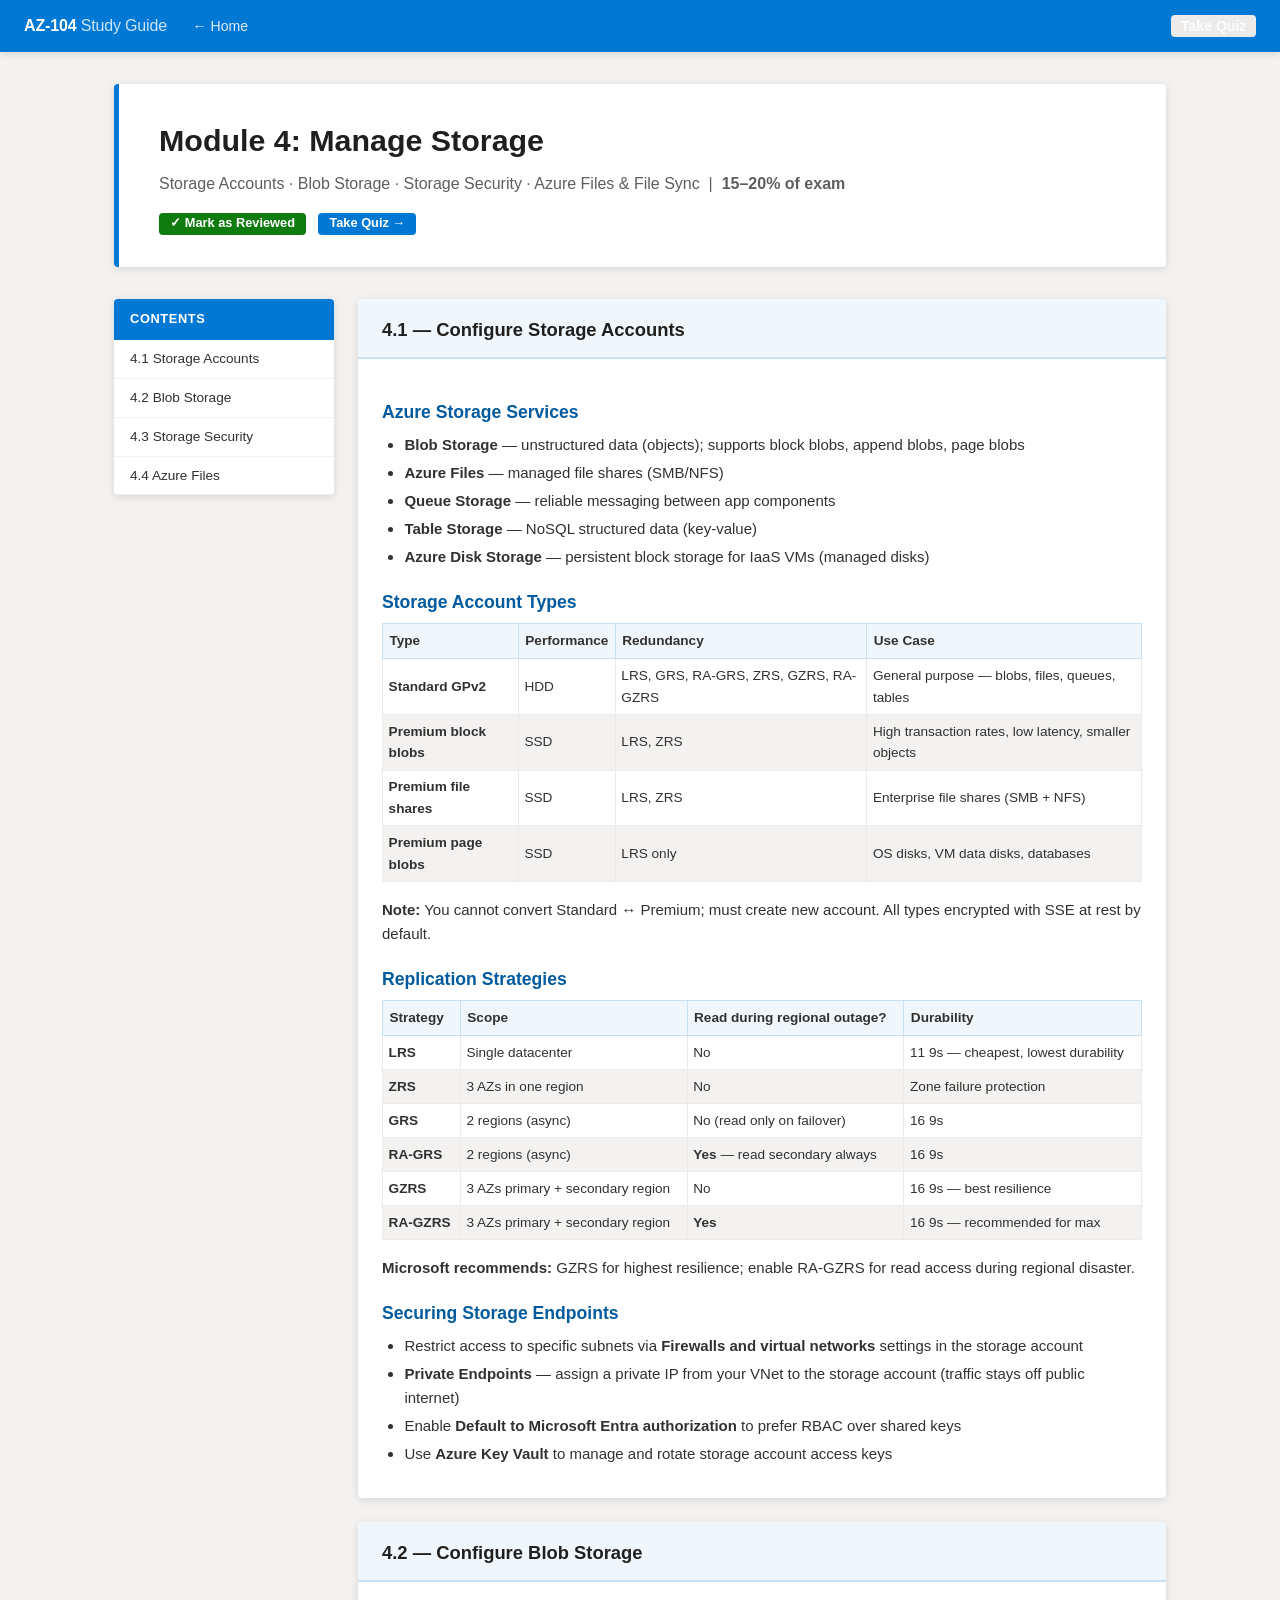
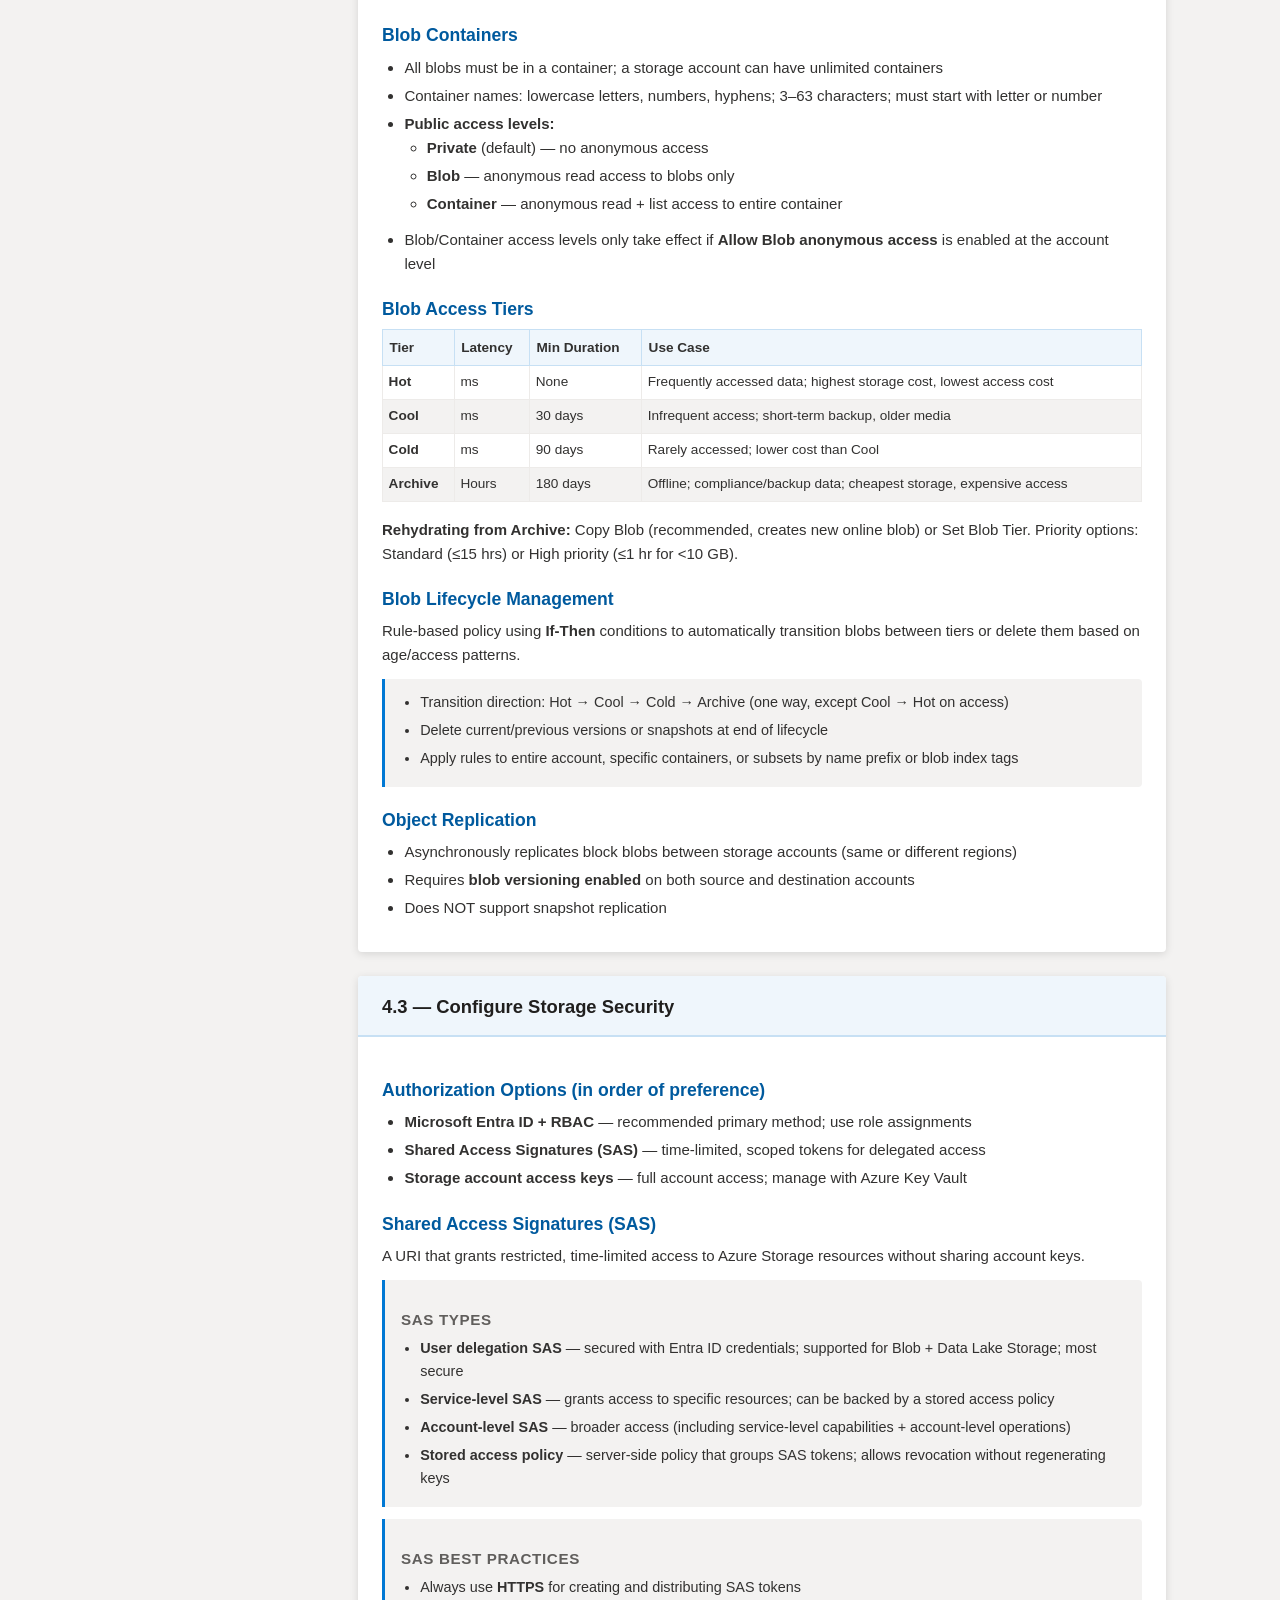
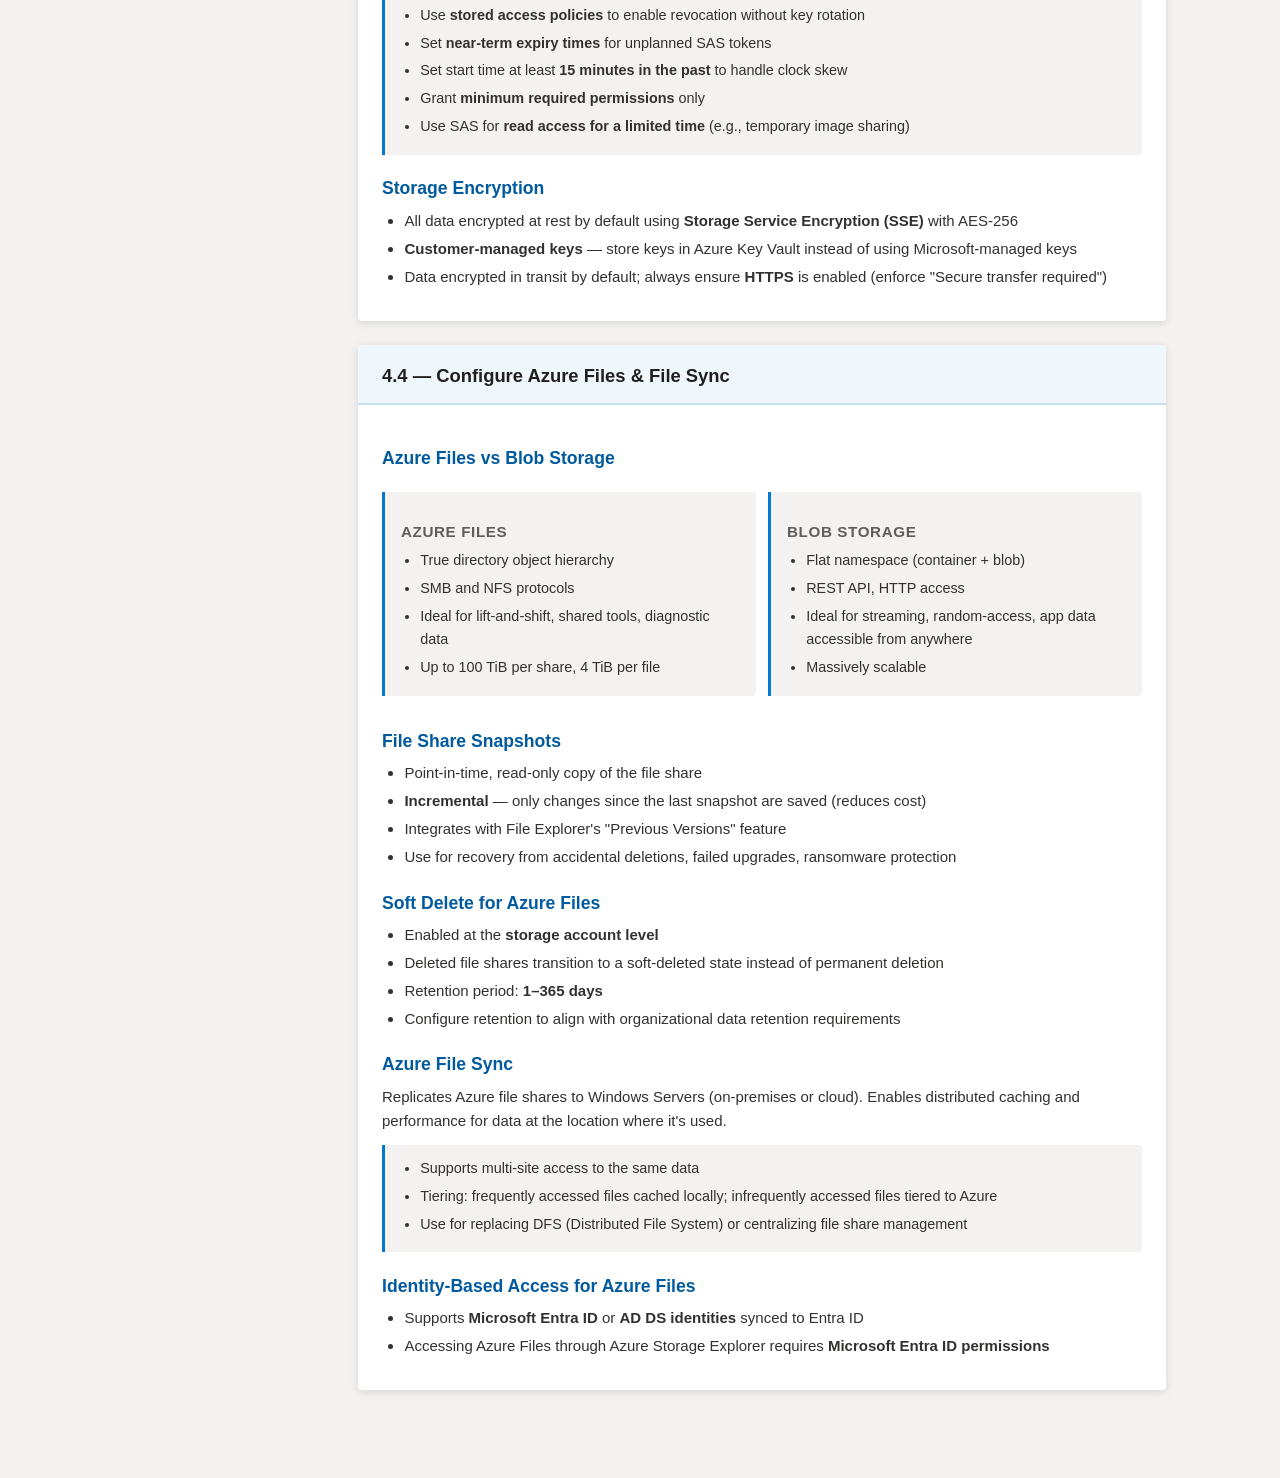
<file: html_review/module-4-review.html>
<!DOCTYPE html>
<html lang="en">
<head>
  <meta charset="UTF-8">
  <meta name="viewport" content="width=device-width, initial-scale=1.0">
  <title>Module 4 Review — AZ-104</title>
  <link rel="stylesheet" href="styles.css">
</head>
<body>

<header class="site-header">
  <div class="logo">AZ-104 <span>Study Guide</span></div>
  <nav>
    <a href="../index.html" class="back-link">← Home</a>
    <a href="module-4-quiz.html" class="btn btn-secondary btn-sm">Take Quiz</a>
  </nav>
</header>

<div class="page-container">

  <div class="page-hero">
    <h1>Module 4: Manage Storage</h1>
    <p class="subtitle">Storage Accounts · Blob Storage · Storage Security · Azure Files &amp; File Sync &nbsp;|&nbsp; <strong>15–20% of exam</strong></p>
    <div style="margin-top:1rem; display:flex; gap:0.75rem; flex-wrap:wrap;">
      <button class="btn btn-success btn-sm" onclick="markReviewed()">✓ Mark as Reviewed</button>
      <a href="module-4-quiz.html" class="btn btn-primary btn-sm">Take Quiz →</a>
    </div>
  </div>

  <div class="review-layout">
    <aside class="review-sidebar">
      <div class="review-sidebar-header">Contents</div>
      <nav>
        <a href="#storage-accounts">4.1 Storage Accounts</a>
        <a href="#blob-storage">4.2 Blob Storage</a>
        <a href="#storage-security">4.3 Storage Security</a>
        <a href="#azure-files">4.4 Azure Files</a>
      </nav>
    </aside>

    <div class="review-content">

      <!-- 4.1 Storage Accounts -->
      <div class="submodule-section" id="storage-accounts">
        <div class="submodule-header"><h2>4.1 — Configure Storage Accounts</h2></div>
        <div class="submodule-body">

          <h3>Azure Storage Services</h3>
          <ul>
            <li><strong>Blob Storage</strong> — unstructured data (objects); supports block blobs, append blobs, page blobs</li>
            <li><strong>Azure Files</strong> — managed file shares (SMB/NFS)</li>
            <li><strong>Queue Storage</strong> — reliable messaging between app components</li>
            <li><strong>Table Storage</strong> — NoSQL structured data (key-value)</li>
            <li><strong>Azure Disk Storage</strong> — persistent block storage for IaaS VMs (managed disks)</li>
          </ul>

          <h3>Storage Account Types</h3>
          <table style="width:100%;border-collapse:collapse;font-size:0.85rem;margin-bottom:1rem;">
            <thead><tr style="background:var(--azure-blue-lighter);"><th style="text-align:left;padding:0.4rem;border:1px solid var(--azure-blue-light);">Type</th><th style="text-align:left;padding:0.4rem;border:1px solid var(--azure-blue-light);">Performance</th><th style="text-align:left;padding:0.4rem;border:1px solid var(--azure-blue-light);">Redundancy</th><th style="text-align:left;padding:0.4rem;border:1px solid var(--azure-blue-light);">Use Case</th></tr></thead>
            <tbody>
              <tr><td style="padding:0.35rem;border:1px solid var(--neutral-light);"><strong>Standard GPv2</strong></td><td style="padding:0.35rem;border:1px solid var(--neutral-light);">HDD</td><td style="padding:0.35rem;border:1px solid var(--neutral-light);">LRS, GRS, RA-GRS, ZRS, GZRS, RA-GZRS</td><td style="padding:0.35rem;border:1px solid var(--neutral-light);">General purpose — blobs, files, queues, tables</td></tr>
              <tr><td style="padding:0.35rem;border:1px solid var(--neutral-light);background:var(--neutral-lighter);"><strong>Premium block blobs</strong></td><td style="padding:0.35rem;border:1px solid var(--neutral-light);background:var(--neutral-lighter);">SSD</td><td style="padding:0.35rem;border:1px solid var(--neutral-light);background:var(--neutral-lighter);">LRS, ZRS</td><td style="padding:0.35rem;border:1px solid var(--neutral-light);background:var(--neutral-lighter);">High transaction rates, low latency, smaller objects</td></tr>
              <tr><td style="padding:0.35rem;border:1px solid var(--neutral-light);"><strong>Premium file shares</strong></td><td style="padding:0.35rem;border:1px solid var(--neutral-light);">SSD</td><td style="padding:0.35rem;border:1px solid var(--neutral-light);">LRS, ZRS</td><td style="padding:0.35rem;border:1px solid var(--neutral-light);">Enterprise file shares (SMB + NFS)</td></tr>
              <tr><td style="padding:0.35rem;border:1px solid var(--neutral-light);background:var(--neutral-lighter);"><strong>Premium page blobs</strong></td><td style="padding:0.35rem;border:1px solid var(--neutral-light);background:var(--neutral-lighter);">SSD</td><td style="padding:0.35rem;border:1px solid var(--neutral-light);background:var(--neutral-lighter);">LRS only</td><td style="padding:0.35rem;border:1px solid var(--neutral-light);background:var(--neutral-lighter);">OS disks, VM data disks, databases</td></tr>
            </tbody>
          </table>
          <p><strong>Note:</strong> You cannot convert Standard ↔ Premium; must create new account. All types encrypted with SSE at rest by default.</p>

          <h3>Replication Strategies</h3>
          <table style="width:100%;border-collapse:collapse;font-size:0.85rem;margin-bottom:1rem;">
            <thead><tr style="background:var(--azure-blue-lighter);"><th style="text-align:left;padding:0.4rem;border:1px solid var(--azure-blue-light);">Strategy</th><th style="text-align:left;padding:0.4rem;border:1px solid var(--azure-blue-light);">Scope</th><th style="text-align:left;padding:0.4rem;border:1px solid var(--azure-blue-light);">Read during regional outage?</th><th style="text-align:left;padding:0.4rem;border:1px solid var(--azure-blue-light);">Durability</th></tr></thead>
            <tbody>
              <tr><td style="padding:0.35rem;border:1px solid var(--neutral-light);"><strong>LRS</strong></td><td style="padding:0.35rem;border:1px solid var(--neutral-light);">Single datacenter</td><td style="padding:0.35rem;border:1px solid var(--neutral-light);">No</td><td style="padding:0.35rem;border:1px solid var(--neutral-light);">11 9s — cheapest, lowest durability</td></tr>
              <tr><td style="padding:0.35rem;border:1px solid var(--neutral-light);background:var(--neutral-lighter);"><strong>ZRS</strong></td><td style="padding:0.35rem;border:1px solid var(--neutral-light);background:var(--neutral-lighter);">3 AZs in one region</td><td style="padding:0.35rem;border:1px solid var(--neutral-light);background:var(--neutral-lighter);">No</td><td style="padding:0.35rem;border:1px solid var(--neutral-light);background:var(--neutral-lighter);">Zone failure protection</td></tr>
              <tr><td style="padding:0.35rem;border:1px solid var(--neutral-light);"><strong>GRS</strong></td><td style="padding:0.35rem;border:1px solid var(--neutral-light);">2 regions (async)</td><td style="padding:0.35rem;border:1px solid var(--neutral-light);">No (read only on failover)</td><td style="padding:0.35rem;border:1px solid var(--neutral-light);">16 9s</td></tr>
              <tr><td style="padding:0.35rem;border:1px solid var(--neutral-light);background:var(--neutral-lighter);"><strong>RA-GRS</strong></td><td style="padding:0.35rem;border:1px solid var(--neutral-light);background:var(--neutral-lighter);">2 regions (async)</td><td style="padding:0.35rem;border:1px solid var(--neutral-light);background:var(--neutral-lighter);"><strong>Yes</strong> — read secondary always</td><td style="padding:0.35rem;border:1px solid var(--neutral-light);background:var(--neutral-lighter);">16 9s</td></tr>
              <tr><td style="padding:0.35rem;border:1px solid var(--neutral-light);"><strong>GZRS</strong></td><td style="padding:0.35rem;border:1px solid var(--neutral-light);">3 AZs primary + secondary region</td><td style="padding:0.35rem;border:1px solid var(--neutral-light);">No</td><td style="padding:0.35rem;border:1px solid var(--neutral-light);">16 9s — best resilience</td></tr>
              <tr><td style="padding:0.35rem;border:1px solid var(--neutral-light);background:var(--neutral-lighter);"><strong>RA-GZRS</strong></td><td style="padding:0.35rem;border:1px solid var(--neutral-light);background:var(--neutral-lighter);">3 AZs primary + secondary region</td><td style="padding:0.35rem;border:1px solid var(--neutral-light);background:var(--neutral-lighter);"><strong>Yes</strong></td><td style="padding:0.35rem;border:1px solid var(--neutral-light);background:var(--neutral-lighter);">16 9s — recommended for max</td></tr>
            </tbody>
          </table>
          <p><strong>Microsoft recommends:</strong> GZRS for highest resilience; enable RA-GZRS for read access during regional disaster.</p>

          <h3>Securing Storage Endpoints</h3>
          <ul>
            <li>Restrict access to specific subnets via <strong>Firewalls and virtual networks</strong> settings in the storage account</li>
            <li><strong>Private Endpoints</strong> — assign a private IP from your VNet to the storage account (traffic stays off public internet)</li>
            <li>Enable <strong>Default to Microsoft Entra authorization</strong> to prefer RBAC over shared keys</li>
            <li>Use <strong>Azure Key Vault</strong> to manage and rotate storage account access keys</li>
          </ul>

        </div>
      </div>

      <!-- 4.2 Blob Storage -->
      <div class="submodule-section" id="blob-storage">
        <div class="submodule-header"><h2>4.2 — Configure Blob Storage</h2></div>
        <div class="submodule-body">

          <h3>Blob Containers</h3>
          <ul>
            <li>All blobs must be in a container; a storage account can have unlimited containers</li>
            <li>Container names: lowercase letters, numbers, hyphens; 3–63 characters; must start with letter or number</li>
            <li><strong>Public access levels:</strong>
              <ul>
                <li><strong>Private</strong> (default) — no anonymous access</li>
                <li><strong>Blob</strong> — anonymous read access to blobs only</li>
                <li><strong>Container</strong> — anonymous read + list access to entire container</li>
              </ul>
            </li>
            <li>Blob/Container access levels only take effect if <strong>Allow Blob anonymous access</strong> is enabled at the account level</li>
          </ul>

          <h3>Blob Access Tiers</h3>
          <table style="width:100%;border-collapse:collapse;font-size:0.85rem;margin-bottom:1rem;">
            <thead><tr style="background:var(--azure-blue-lighter);"><th style="text-align:left;padding:0.4rem;border:1px solid var(--azure-blue-light);">Tier</th><th style="text-align:left;padding:0.4rem;border:1px solid var(--azure-blue-light);">Latency</th><th style="text-align:left;padding:0.4rem;border:1px solid var(--azure-blue-light);">Min Duration</th><th style="text-align:left;padding:0.4rem;border:1px solid var(--azure-blue-light);">Use Case</th></tr></thead>
            <tbody>
              <tr><td style="padding:0.35rem;border:1px solid var(--neutral-light);"><strong>Hot</strong></td><td style="padding:0.35rem;border:1px solid var(--neutral-light);">ms</td><td style="padding:0.35rem;border:1px solid var(--neutral-light);">None</td><td style="padding:0.35rem;border:1px solid var(--neutral-light);">Frequently accessed data; highest storage cost, lowest access cost</td></tr>
              <tr><td style="padding:0.35rem;border:1px solid var(--neutral-light);background:var(--neutral-lighter);"><strong>Cool</strong></td><td style="padding:0.35rem;border:1px solid var(--neutral-light);background:var(--neutral-lighter);">ms</td><td style="padding:0.35rem;border:1px solid var(--neutral-light);background:var(--neutral-lighter);">30 days</td><td style="padding:0.35rem;border:1px solid var(--neutral-light);background:var(--neutral-lighter);">Infrequent access; short-term backup, older media</td></tr>
              <tr><td style="padding:0.35rem;border:1px solid var(--neutral-light);"><strong>Cold</strong></td><td style="padding:0.35rem;border:1px solid var(--neutral-light);">ms</td><td style="padding:0.35rem;border:1px solid var(--neutral-light);">90 days</td><td style="padding:0.35rem;border:1px solid var(--neutral-light);">Rarely accessed; lower cost than Cool</td></tr>
              <tr><td style="padding:0.35rem;border:1px solid var(--neutral-light);background:var(--neutral-lighter);"><strong>Archive</strong></td><td style="padding:0.35rem;border:1px solid var(--neutral-light);background:var(--neutral-lighter);">Hours</td><td style="padding:0.35rem;border:1px solid var(--neutral-light);background:var(--neutral-lighter);">180 days</td><td style="padding:0.35rem;border:1px solid var(--neutral-light);background:var(--neutral-lighter);">Offline; compliance/backup data; cheapest storage, expensive access</td></tr>
            </tbody>
          </table>
          <p><strong>Rehydrating from Archive:</strong> Copy Blob (recommended, creates new online blob) or Set Blob Tier. Priority options: Standard (≤15 hrs) or High priority (≤1 hr for &lt;10 GB).</p>

          <h3>Blob Lifecycle Management</h3>
          <p>Rule-based policy using <strong>If-Then</strong> conditions to automatically transition blobs between tiers or delete them based on age/access patterns.</p>
          <div class="key-points">
            <ul>
              <li>Transition direction: Hot → Cool → Cold → Archive (one way, except Cool → Hot on access)</li>
              <li>Delete current/previous versions or snapshots at end of lifecycle</li>
              <li>Apply rules to entire account, specific containers, or subsets by name prefix or blob index tags</li>
            </ul>
          </div>

          <h3>Object Replication</h3>
          <ul>
            <li>Asynchronously replicates block blobs between storage accounts (same or different regions)</li>
            <li>Requires <strong>blob versioning enabled</strong> on both source and destination accounts</li>
            <li>Does NOT support snapshot replication</li>
          </ul>

        </div>
      </div>

      <!-- 4.3 Storage Security -->
      <div class="submodule-section" id="storage-security">
        <div class="submodule-header"><h2>4.3 — Configure Storage Security</h2></div>
        <div class="submodule-body">

          <h3>Authorization Options (in order of preference)</h3>
          <ul>
            <li><strong>Microsoft Entra ID + RBAC</strong> — recommended primary method; use role assignments</li>
            <li><strong>Shared Access Signatures (SAS)</strong> — time-limited, scoped tokens for delegated access</li>
            <li><strong>Storage account access keys</strong> — full account access; manage with Azure Key Vault</li>
          </ul>

          <h3>Shared Access Signatures (SAS)</h3>
          <p>A URI that grants restricted, time-limited access to Azure Storage resources without sharing account keys.</p>

          <div class="key-points">
            <h4>SAS Types</h4>
            <ul>
              <li><strong>User delegation SAS</strong> — secured with Entra ID credentials; supported for Blob + Data Lake Storage; most secure</li>
              <li><strong>Service-level SAS</strong> — grants access to specific resources; can be backed by a stored access policy</li>
              <li><strong>Account-level SAS</strong> — broader access (including service-level capabilities + account-level operations)</li>
              <li><strong>Stored access policy</strong> — server-side policy that groups SAS tokens; allows revocation without regenerating keys</li>
            </ul>
          </div>

          <div class="key-points">
            <h4>SAS Best Practices</h4>
            <ul>
              <li>Always use <strong>HTTPS</strong> for creating and distributing SAS tokens</li>
              <li>Use <strong>stored access policies</strong> to enable revocation without key rotation</li>
              <li>Set <strong>near-term expiry times</strong> for unplanned SAS tokens</li>
              <li>Set start time at least <strong>15 minutes in the past</strong> to handle clock skew</li>
              <li>Grant <strong>minimum required permissions</strong> only</li>
              <li>Use SAS for <strong>read access for a limited time</strong> (e.g., temporary image sharing)</li>
            </ul>
          </div>

          <h3>Storage Encryption</h3>
          <ul>
            <li>All data encrypted at rest by default using <strong>Storage Service Encryption (SSE)</strong> with AES-256</li>
            <li><strong>Customer-managed keys</strong> — store keys in Azure Key Vault instead of using Microsoft-managed keys</li>
            <li>Data encrypted in transit by default; always ensure <strong>HTTPS</strong> is enabled (enforce "Secure transfer required")</li>
          </ul>

        </div>
      </div>

      <!-- 4.4 Azure Files -->
      <div class="submodule-section" id="azure-files">
        <div class="submodule-header"><h2>4.4 — Configure Azure Files &amp; File Sync</h2></div>
        <div class="submodule-body">

          <h3>Azure Files vs Blob Storage</h3>
          <div style="display:grid;grid-template-columns:1fr 1fr;gap:0.75rem;margin-top:0.5rem;">
            <div class="key-points">
              <h4>Azure Files</h4>
              <ul>
                <li>True directory object hierarchy</li>
                <li>SMB and NFS protocols</li>
                <li>Ideal for lift-and-shift, shared tools, diagnostic data</li>
                <li>Up to 100 TiB per share, 4 TiB per file</li>
              </ul>
            </div>
            <div class="key-points">
              <h4>Blob Storage</h4>
              <ul>
                <li>Flat namespace (container + blob)</li>
                <li>REST API, HTTP access</li>
                <li>Ideal for streaming, random-access, app data accessible from anywhere</li>
                <li>Massively scalable</li>
              </ul>
            </div>
          </div>

          <h3>File Share Snapshots</h3>
          <ul>
            <li>Point-in-time, read-only copy of the file share</li>
            <li><strong>Incremental</strong> — only changes since the last snapshot are saved (reduces cost)</li>
            <li>Integrates with File Explorer's "Previous Versions" feature</li>
            <li>Use for recovery from accidental deletions, failed upgrades, ransomware protection</li>
          </ul>

          <h3>Soft Delete for Azure Files</h3>
          <ul>
            <li>Enabled at the <strong>storage account level</strong></li>
            <li>Deleted file shares transition to a soft-deleted state instead of permanent deletion</li>
            <li>Retention period: <strong>1–365 days</strong></li>
            <li>Configure retention to align with organizational data retention requirements</li>
          </ul>

          <h3>Azure File Sync</h3>
          <p>Replicates Azure file shares to Windows Servers (on-premises or cloud). Enables distributed caching and performance for data at the location where it's used.</p>
          <div class="key-points">
            <ul>
              <li>Supports multi-site access to the same data</li>
              <li>Tiering: frequently accessed files cached locally; infrequently accessed files tiered to Azure</li>
              <li>Use for replacing DFS (Distributed File System) or centralizing file share management</li>
            </ul>
          </div>

          <h3>Identity-Based Access for Azure Files</h3>
          <ul>
            <li>Supports <strong>Microsoft Entra ID</strong> or <strong>AD DS identities</strong> synced to Entra ID</li>
            <li>Accessing Azure Files through Azure Storage Explorer requires <strong>Microsoft Entra ID permissions</strong></li>
          </ul>

        </div>
      </div>

    </div>
  </div>

</div>

<script>
function markReviewed() {
  localStorage.setItem('az104_reviewed_module_4', '1');
  const btn = event.target;
  btn.textContent = '✓ Reviewed!';
  btn.classList.remove('btn-success');
  btn.classList.add('btn-secondary');
  btn.disabled = true;
}
const sections = document.querySelectorAll('.submodule-section');
const navLinks = document.querySelectorAll('.review-sidebar nav a');
window.addEventListener('scroll', () => {
  let current = '';
  sections.forEach(s => { if (window.scrollY >= s.offsetTop - 120) current = s.id; });
  navLinks.forEach(a => { a.classList.toggle('current', a.getAttribute('href') === '#' + current); });
});
</script>
</body>
</html>
</file>
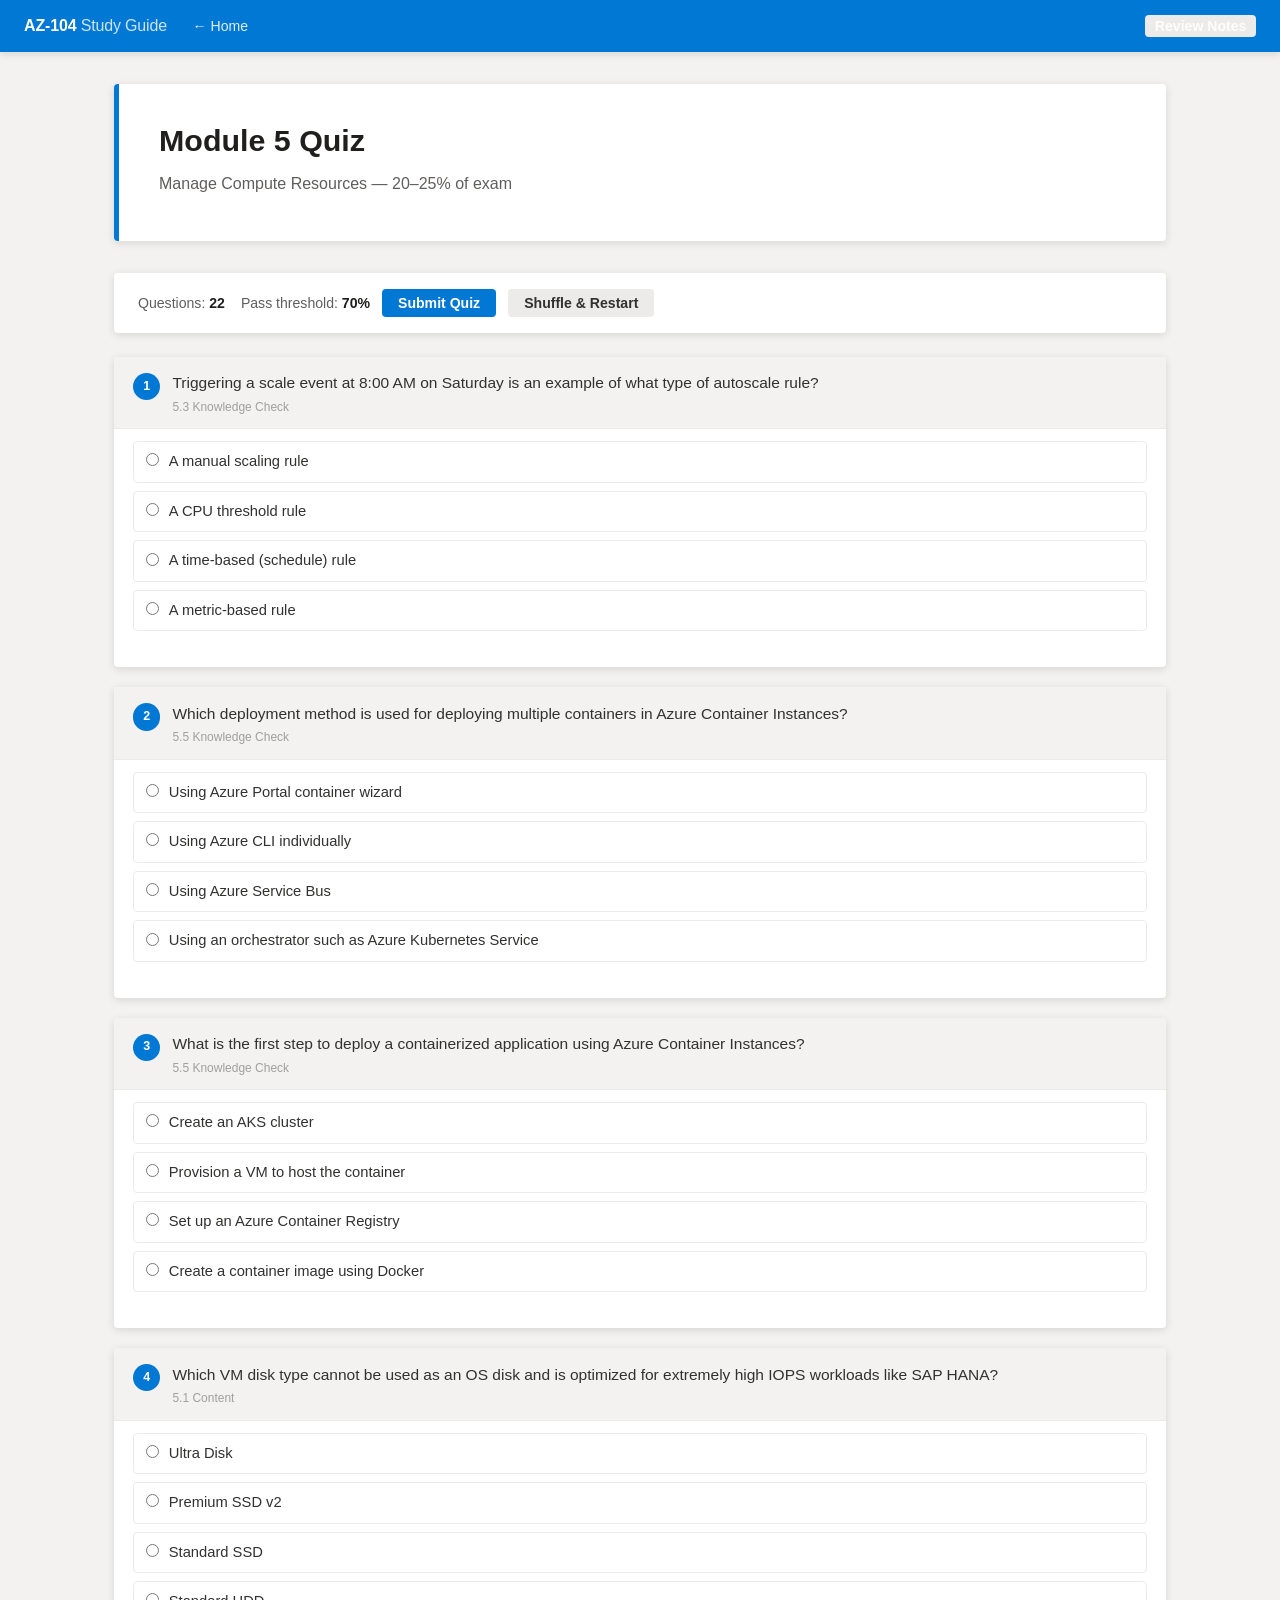
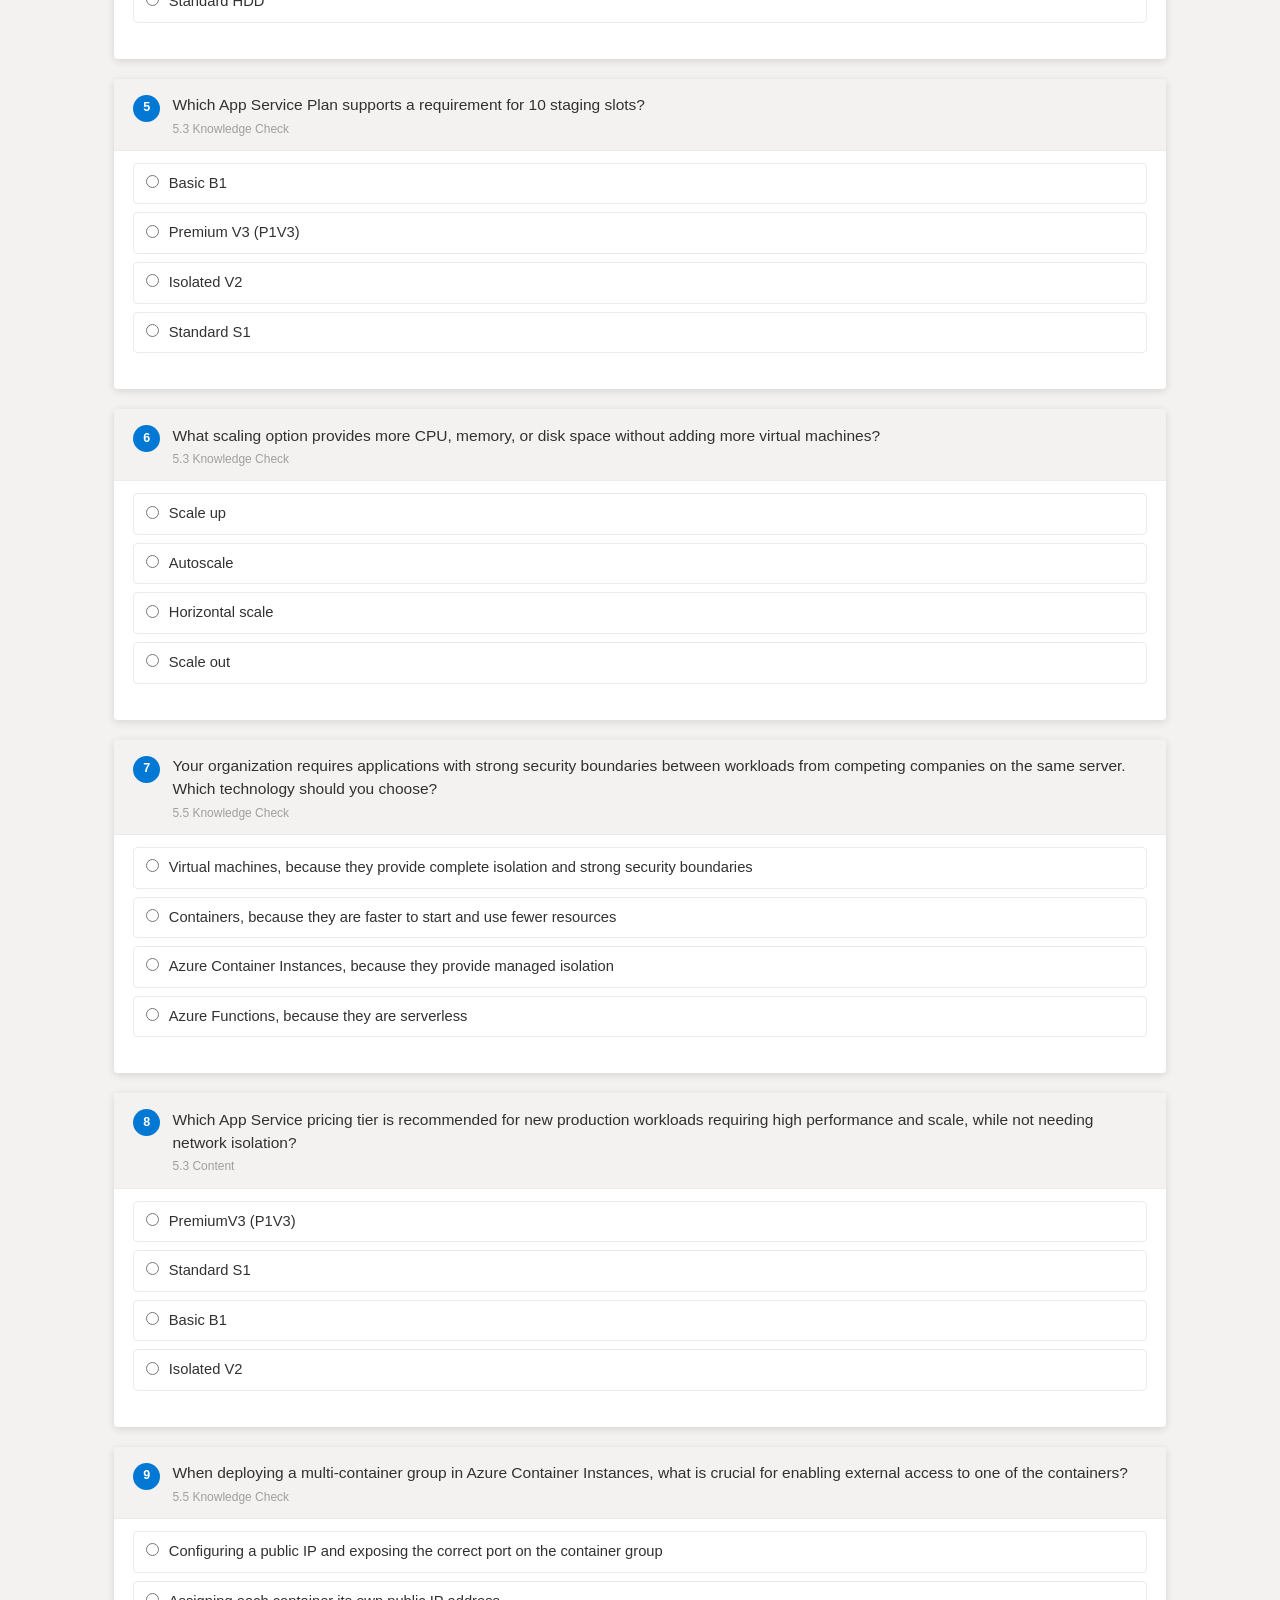
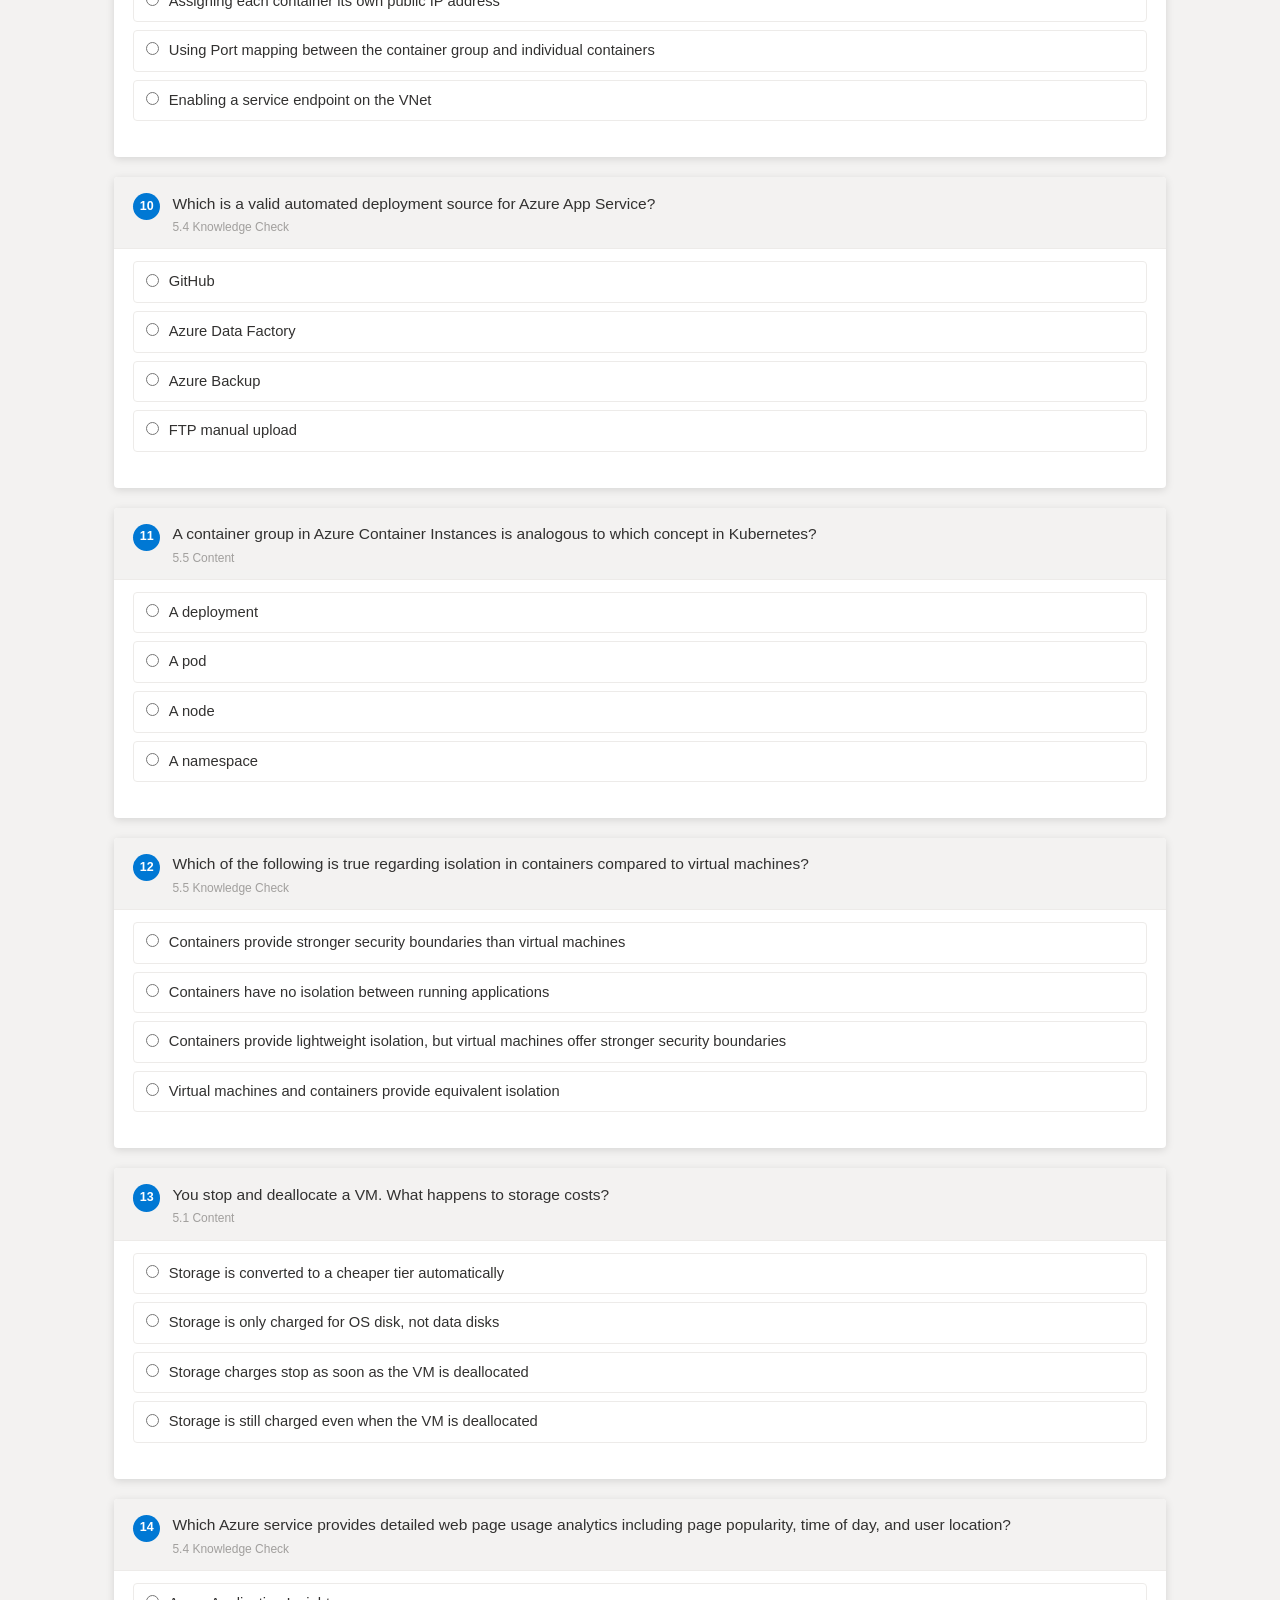
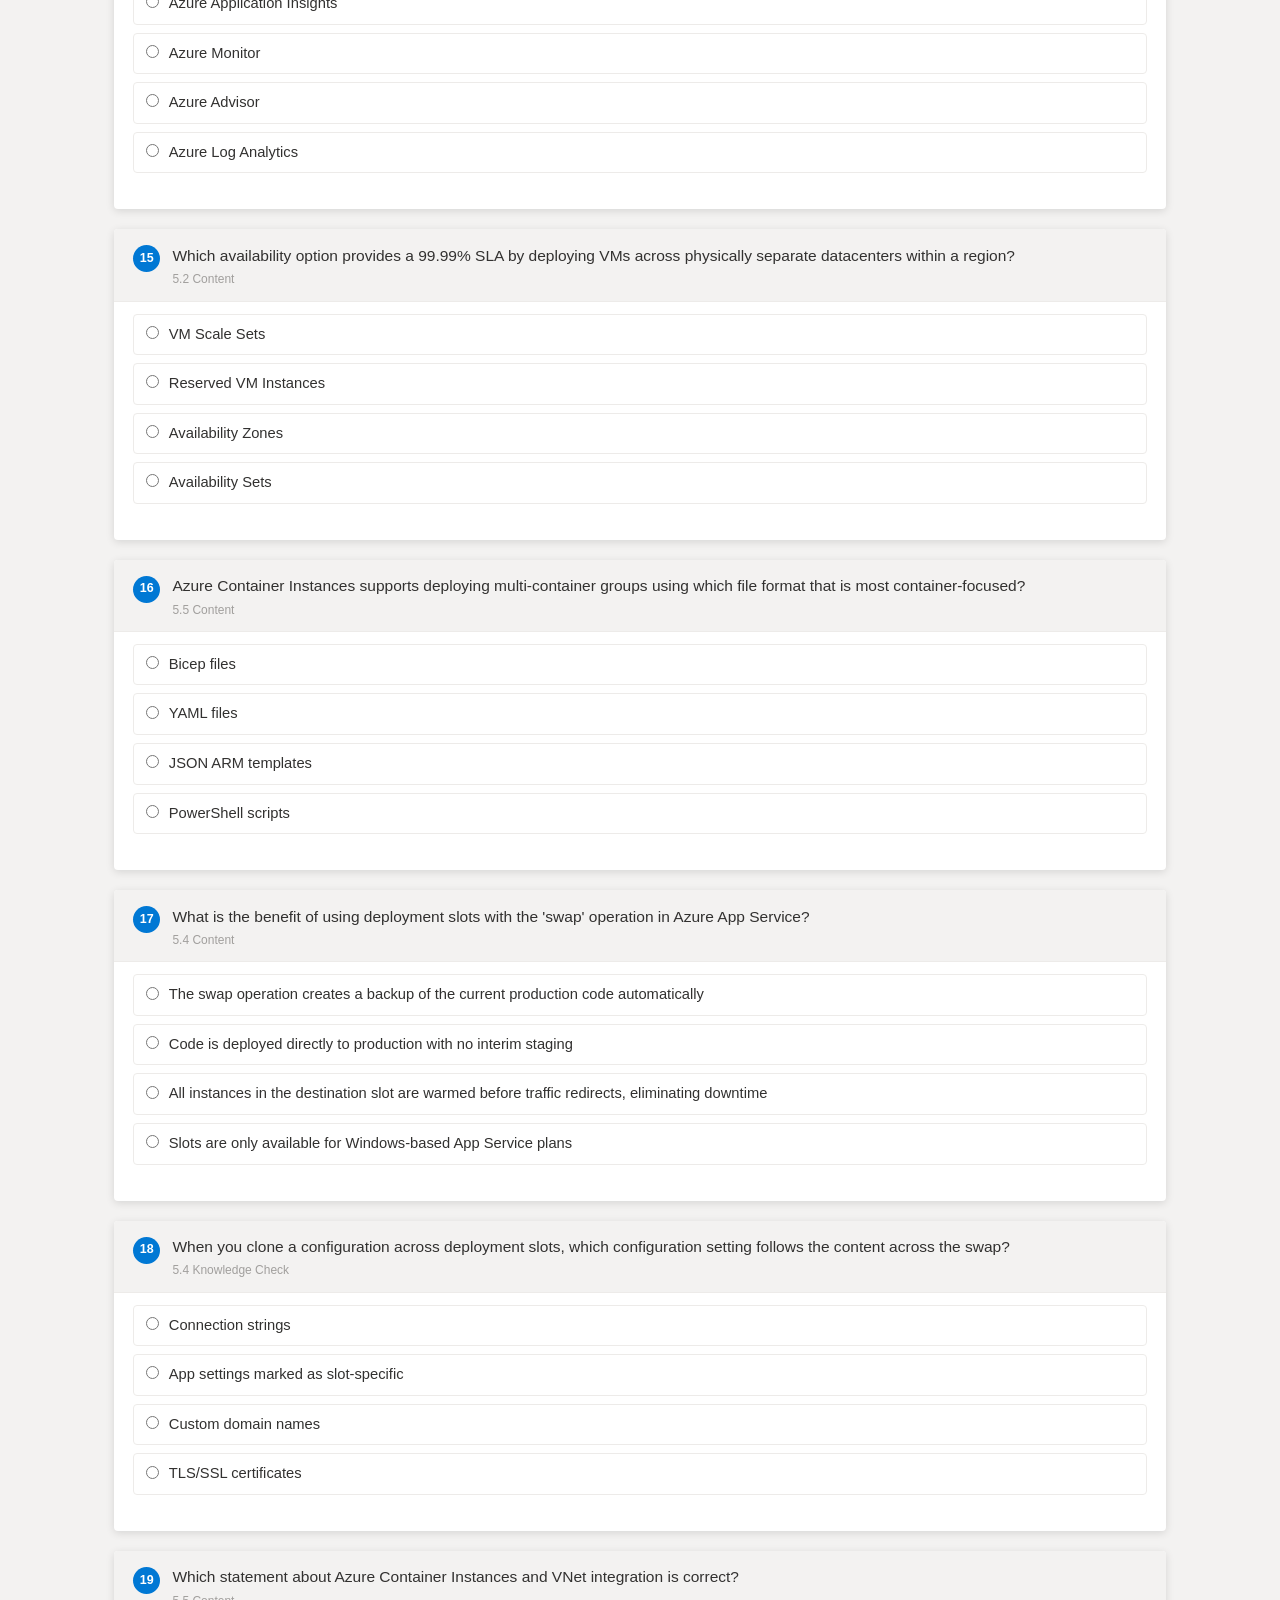
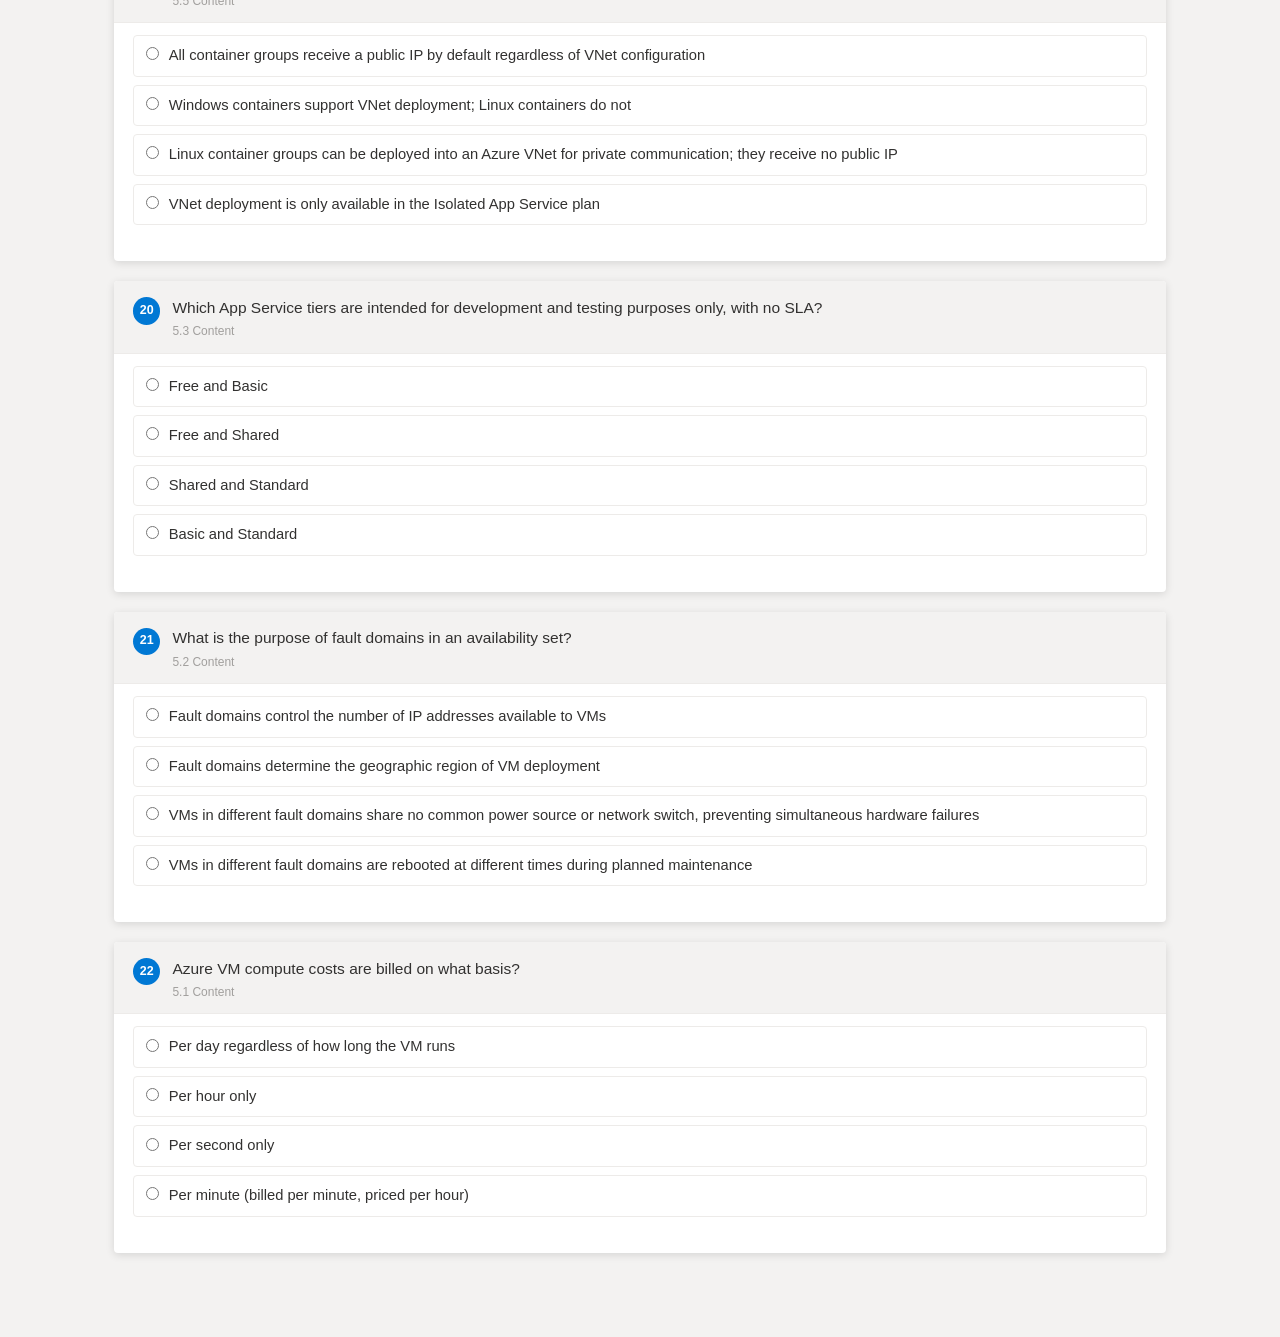
<file: html_review/module-5-quiz.html>
<!DOCTYPE html>
<html lang="en">
<head>
  <meta charset="UTF-8">
  <meta name="viewport" content="width=device-width, initial-scale=1.0">
  <title>Module 5 Quiz — AZ-104</title>
  <link rel="stylesheet" href="styles.css">
</head>
<body>

<header class="site-header">
  <div class="logo">AZ-104 <span>Study Guide</span></div>
  <nav>
    <a href="../index.html" class="back-link">← Home</a>
    <a href="module-5-review.html" class="btn btn-secondary btn-sm">Review Notes</a>
  </nav>
</header>

<div class="page-container">

  <div class="page-hero">
    <h1>Module 5 Quiz</h1>
    <p class="subtitle">Manage Compute Resources — 20–25% of exam</p>
  </div>

  <div class="score-panel" id="score-panel">
    <div class="score-number" id="score-pct"></div>
    <div class="score-label" id="score-label"></div>
    <div class="score-bar-track"><div class="score-bar-fill" id="score-bar"></div></div>
    <div class="score-actions">
      <button class="btn btn-secondary" onclick="retakeQuiz()">Retake Quiz</button>
      <button class="btn btn-success" id="btn-complete" onclick="markComplete()" disabled>Mark Module Complete</button>
      <a href="module-6-quiz.html" class="btn btn-primary">Next Module →</a>
    </div>
  </div>

  <div class="quiz-controls">
    <div class="quiz-meta">
      <span>Questions: <strong id="q-count"></strong></span>
      <span>Pass threshold: <strong>70%</strong></span>
    </div>
    <button class="btn btn-primary" onclick="submitQuiz()" id="btn-submit">Submit Quiz</button>
    <button class="btn btn-secondary" onclick="retakeQuiz()">Shuffle &amp; Restart</button>
  </div>

  <div id="quiz-container"></div>

</div>

<script>
const ALL_QUESTIONS = [
  // From knowledge checks
  { q: "What scaling option provides more CPU, memory, or disk space without adding more virtual machines?", options: ["Scale up", "Scale out", "Autoscale", "Horizontal scale"], answer: 0, source: "5.3 Knowledge Check" },
  { q: "Which App Service Plan supports a requirement for 10 staging slots?", options: ["Premium V3 (P1V3)", "Standard S1", "Basic B1", "Isolated V2"], answer: 0, source: "5.3 Knowledge Check" },
  { q: "Triggering a scale event at 8:00 AM on Saturday is an example of what type of autoscale rule?", options: ["A time-based (schedule) rule", "A metric-based rule", "A CPU threshold rule", "A manual scaling rule"], answer: 0, source: "5.3 Knowledge Check" },
  { q: "When you clone a configuration across deployment slots, which configuration setting follows the content across the swap?", options: ["Connection strings", "App settings marked as slot-specific", "Custom domain names", "TLS/SSL certificates"], answer: 0, source: "5.4 Knowledge Check" },
  { q: "Which Azure service provides detailed web page usage analytics including page popularity, time of day, and user location?", options: ["Azure Application Insights", "Azure Monitor", "Azure Advisor", "Azure Log Analytics"], answer: 0, source: "5.4 Knowledge Check" },
  { q: "Which is a valid automated deployment source for Azure App Service?", options: ["GitHub", "FTP manual upload", "Azure Backup", "Azure Data Factory"], answer: 0, source: "5.4 Knowledge Check" },
  { q: "Which deployment method is used for deploying multiple containers in Azure Container Instances?", options: ["Using an orchestrator such as Azure Kubernetes Service", "Using Azure Portal container wizard", "Using Azure CLI individually", "Using Azure Service Bus"], answer: 0, source: "5.5 Knowledge Check" },
  { q: "Which of the following is true regarding isolation in containers compared to virtual machines?", options: ["Containers provide lightweight isolation, but virtual machines offer stronger security boundaries", "Containers provide stronger security boundaries than virtual machines", "Virtual machines and containers provide equivalent isolation", "Containers have no isolation between running applications"], answer: 0, source: "5.5 Knowledge Check" },
  { q: "Your organization requires applications with strong security boundaries between workloads from competing companies on the same server. Which technology should you choose?", options: ["Virtual machines, because they provide complete isolation and strong security boundaries", "Containers, because they are faster to start and use fewer resources", "Azure Container Instances, because they provide managed isolation", "Azure Functions, because they are serverless"], answer: 0, source: "5.5 Knowledge Check" },
  { q: "What is the first step to deploy a containerized application using Azure Container Instances?", options: ["Create a container image using Docker", "Provision a VM to host the container", "Create an AKS cluster", "Set up an Azure Container Registry"], answer: 0, source: "5.5 Knowledge Check" },
  { q: "When deploying a multi-container group in Azure Container Instances, what is crucial for enabling external access to one of the containers?", options: ["Configuring a public IP and exposing the correct port on the container group", "Enabling a service endpoint on the VNet", "Assigning each container its own public IP address", "Using Port mapping between the container group and individual containers"], answer: 0, source: "5.5 Knowledge Check" },
  // Synthesized
  { q: "Azure VM compute costs are billed on what basis?", options: ["Per minute (billed per minute, priced per hour)", "Per hour only", "Per day regardless of how long the VM runs", "Per second only"], answer: 0, source: "5.1 Content" },
  { q: "You stop and deallocate a VM. What happens to storage costs?", options: ["Storage is still charged even when the VM is deallocated", "Storage charges stop as soon as the VM is deallocated", "Storage is only charged for OS disk, not data disks", "Storage is converted to a cheaper tier automatically"], answer: 0, source: "5.1 Content" },
  { q: "Which VM disk type cannot be used as an OS disk and is optimized for extremely high IOPS workloads like SAP HANA?", options: ["Ultra Disk", "Premium SSD v2", "Standard SSD", "Standard HDD"], answer: 0, source: "5.1 Content" },
  { q: "What is the purpose of fault domains in an availability set?", options: ["VMs in different fault domains share no common power source or network switch, preventing simultaneous hardware failures", "VMs in different fault domains are rebooted at different times during planned maintenance", "Fault domains determine the geographic region of VM deployment", "Fault domains control the number of IP addresses available to VMs"], answer: 0, source: "5.2 Content" },
  { q: "Which availability option provides a 99.99% SLA by deploying VMs across physically separate datacenters within a region?", options: ["Availability Zones", "Availability Sets", "VM Scale Sets", "Reserved VM Instances"], answer: 0, source: "5.2 Content" },
  { q: "Which App Service pricing tier is recommended for new production workloads requiring high performance and scale, while not needing network isolation?", options: ["PremiumV3 (P1V3)", "Standard S1", "Isolated V2", "Basic B1"], answer: 0, source: "5.3 Content" },
  { q: "Which App Service tiers are intended for development and testing purposes only, with no SLA?", options: ["Free and Shared", "Basic and Standard", "Free and Basic", "Shared and Standard"], answer: 0, source: "5.3 Content" },
  { q: "What is the benefit of using deployment slots with the 'swap' operation in Azure App Service?", options: ["All instances in the destination slot are warmed before traffic redirects, eliminating downtime", "Code is deployed directly to production with no interim staging", "The swap operation creates a backup of the current production code automatically", "Slots are only available for Windows-based App Service plans"], answer: 0, source: "5.4 Content" },
  { q: "A container group in Azure Container Instances is analogous to which concept in Kubernetes?", options: ["A pod", "A node", "A namespace", "A deployment"], answer: 0, source: "5.5 Content" },
  { q: "Azure Container Instances supports deploying multi-container groups using which file format that is most container-focused?", options: ["YAML files", "JSON ARM templates", "Bicep files", "PowerShell scripts"], answer: 0, source: "5.5 Content" },
  { q: "Which statement about Azure Container Instances and VNet integration is correct?", options: ["Linux container groups can be deployed into an Azure VNet for private communication; they receive no public IP", "All container groups receive a public IP by default regardless of VNet configuration", "Windows containers support VNet deployment; Linux containers do not", "VNet deployment is only available in the Isolated App Service plan"], answer: 0, source: "5.5 Content" },
];

let questions = [];
function shuffle(arr) { const a=[...arr]; for(let i=a.length-1;i>0;i--){const j=Math.floor(Math.random()*(i+1));[a[i],a[j]]=[a[j],a[i]];} return a; }

function buildQuiz() {
  questions = shuffle(ALL_QUESTIONS);
  document.getElementById('q-count').textContent = questions.length;
  const container = document.getElementById('quiz-container');
  container.innerHTML = '';
  questions.forEach((q, i) => {
    const opts = shuffle(q.options.map((o, idx) => ({ text: o, origIdx: idx })));
    const correctShuffledIdx = opts.findIndex(o => o.origIdx === q.answer);
    const card = document.createElement('div');
    card.className = 'question-card';
    card.dataset.correct = correctShuffledIdx;
    card.innerHTML = `<div class="q-header"><div class="q-num">${i+1}</div><div><div class="q-text">${q.q}</div><div class="q-source">${q.source}</div></div></div>
      <ul class="q-options">${opts.map((o,oi)=>`<li><label><input type="radio" name="q${i}" value="${oi}">${o.text}</label></li>`).join('')}</ul>
      <div class="q-explanation" id="exp-${i}"></div>`;
    container.appendChild(card);
  });
  document.getElementById('score-panel').classList.remove('visible');
  document.getElementById('btn-submit').disabled = false;
}

function submitQuiz() {
  const cards = document.querySelectorAll('.question-card');
  let correct = 0;
  cards.forEach((card, i) => {
    const correctIdx = parseInt(card.dataset.correct);
    const selected = card.querySelector(`input[name="q${i}"]:checked`);
    const labels = card.querySelectorAll('.q-options label');
    const exp = document.getElementById(`exp-${i}`);
    card.querySelectorAll('input[type="radio"]').forEach(r => r.disabled = true);
    if (!selected) {
      card.classList.add('incorrect'); labels[correctIdx].classList.add('correct-answer');
      exp.textContent = `No answer selected. Correct: "${questions[i].options[questions[i].answer]}"`;
      exp.classList.add('visible'); return;
    }
    const sel = parseInt(selected.value);
    if (sel === correctIdx) { correct++; card.classList.add('correct'); }
    else {
      card.classList.add('incorrect'); labels[correctIdx].classList.add('correct-answer');
      labels[sel].classList.add('wrong-selected');
      exp.textContent = `Correct answer: "${questions[i].options[questions[i].answer]}"`;
      exp.classList.add('visible');
    }
  });
  const pct = Math.round((correct / questions.length) * 100);
  const pass = pct >= 70;
  document.getElementById('score-pct').textContent = pct + '%';
  document.getElementById('score-pct').className = 'score-number ' + (pass ? 'pass' : 'fail');
  document.getElementById('score-label').textContent = `${correct} of ${questions.length} correct — ${pass ? 'Passed! ✓' : 'Keep studying and try again.'}`;
  document.getElementById('score-bar').style.width = pct + '%';
  document.getElementById('score-bar').className = 'score-bar-fill ' + (pass ? 'pass' : 'fail');
  document.getElementById('btn-complete').disabled = !pass;
  document.getElementById('score-panel').classList.add('visible');
  document.getElementById('score-panel').scrollIntoView({ behavior: 'smooth', block: 'start' });
  document.getElementById('btn-submit').disabled = true;
}

function retakeQuiz() { buildQuiz(); window.scrollTo({ top: 0, behavior: 'smooth' }); }
function markComplete() { localStorage.setItem('az104_quiz_passed_module_5', '1'); document.getElementById('btn-complete').textContent = '✓ Marked Complete'; document.getElementById('btn-complete').disabled = true; }

buildQuiz();
</script>
</body>
</html>
</file>
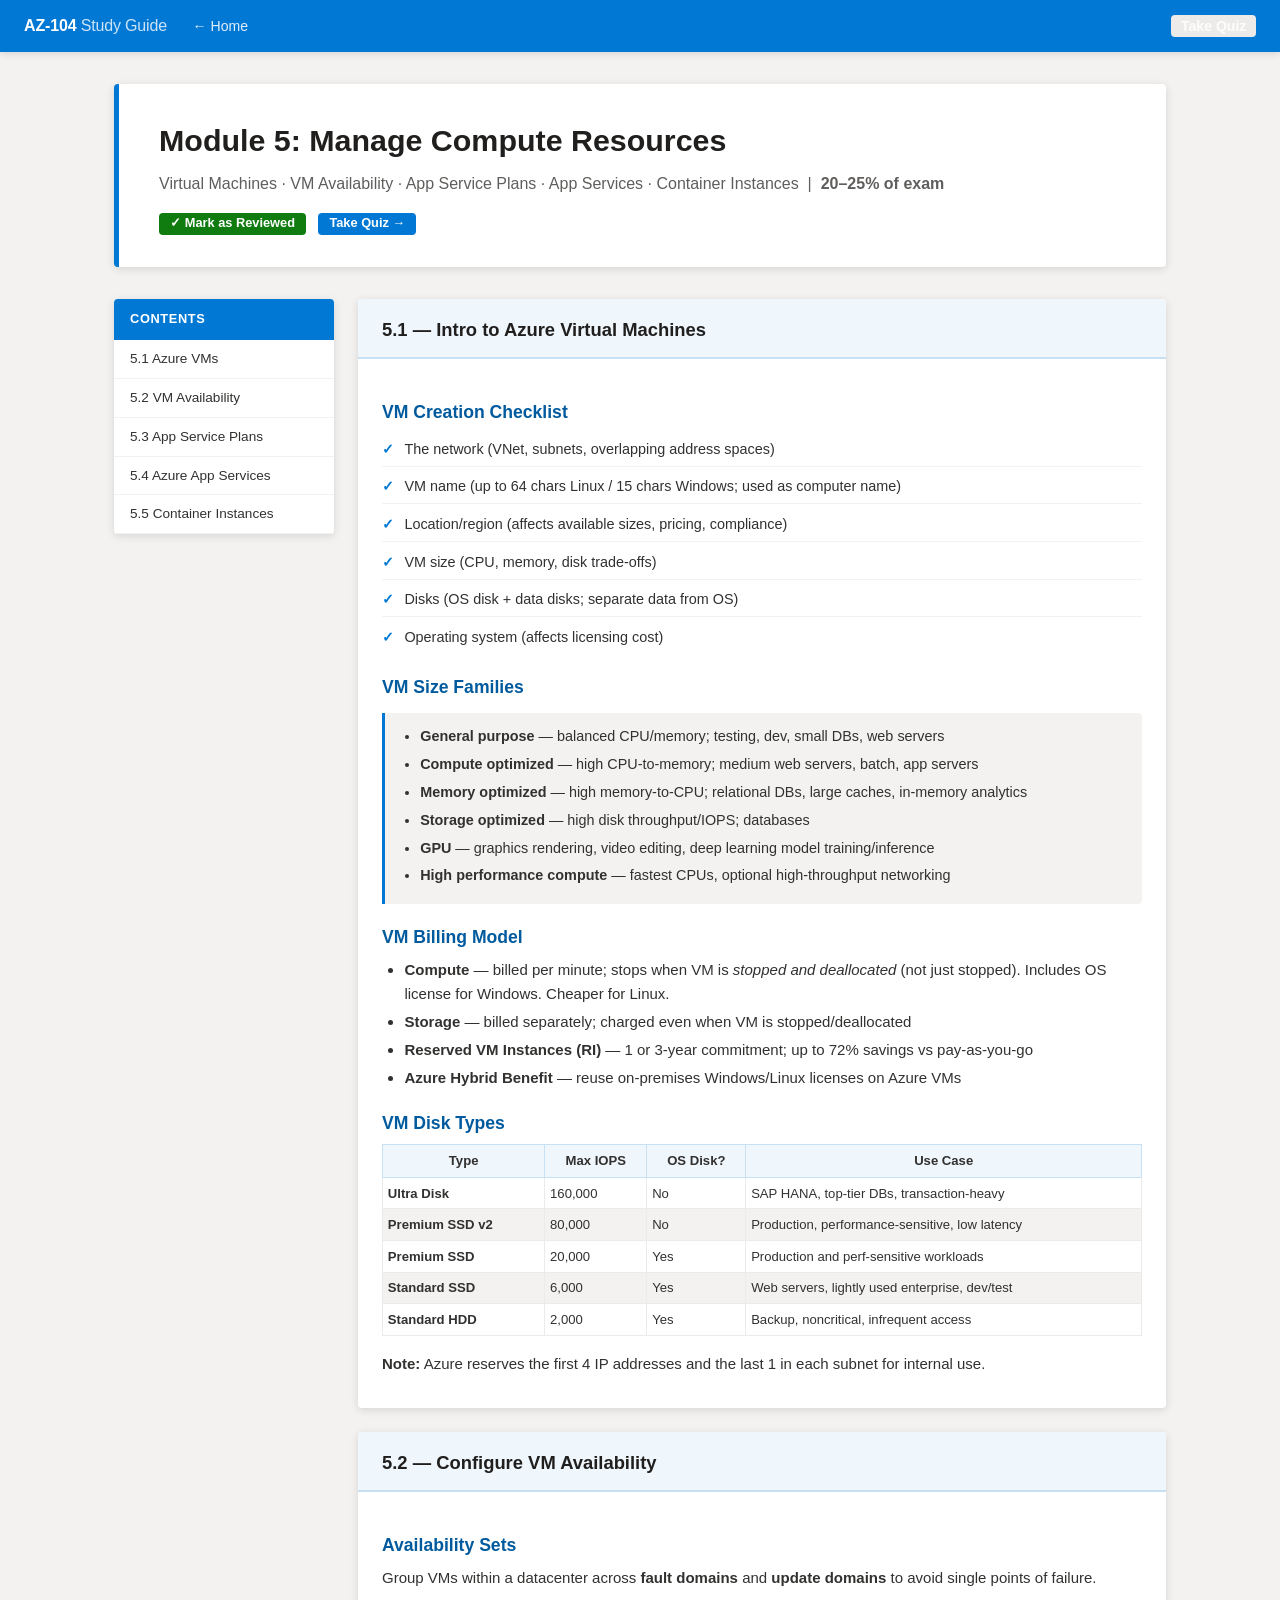
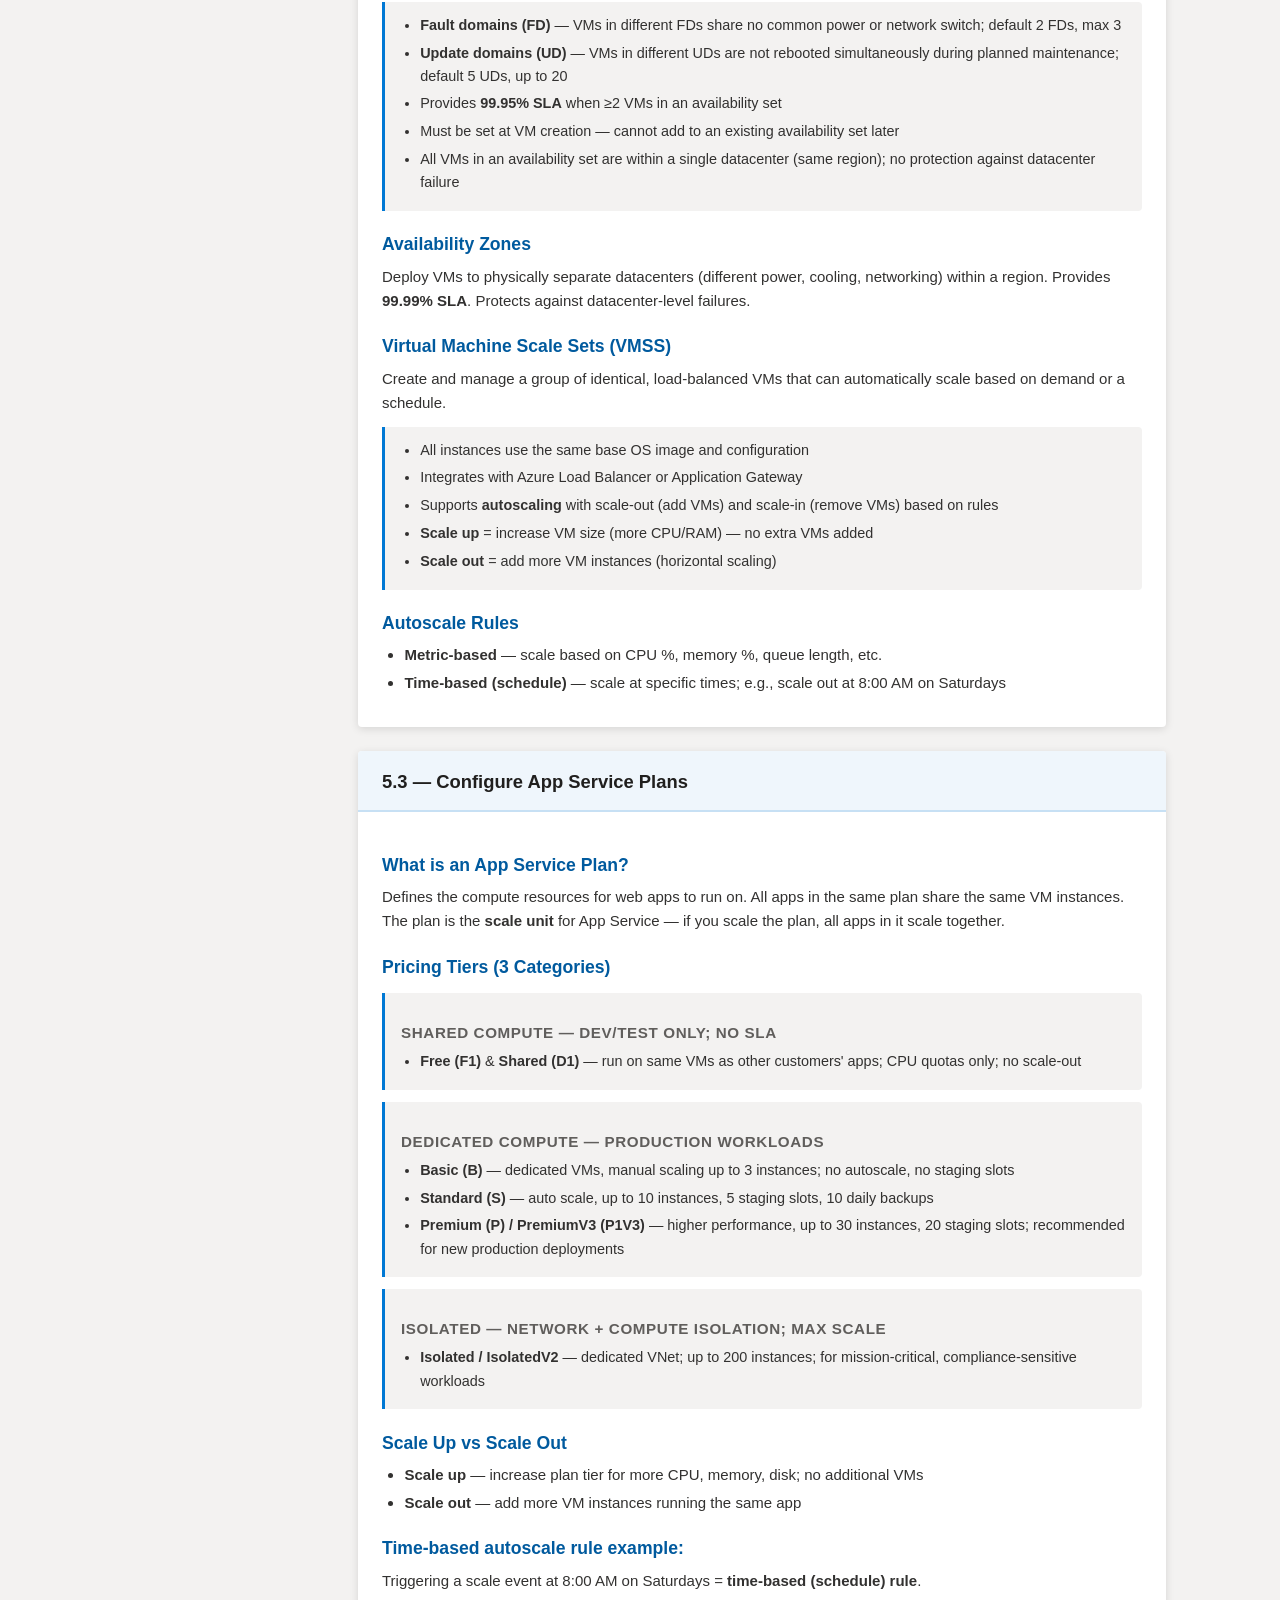
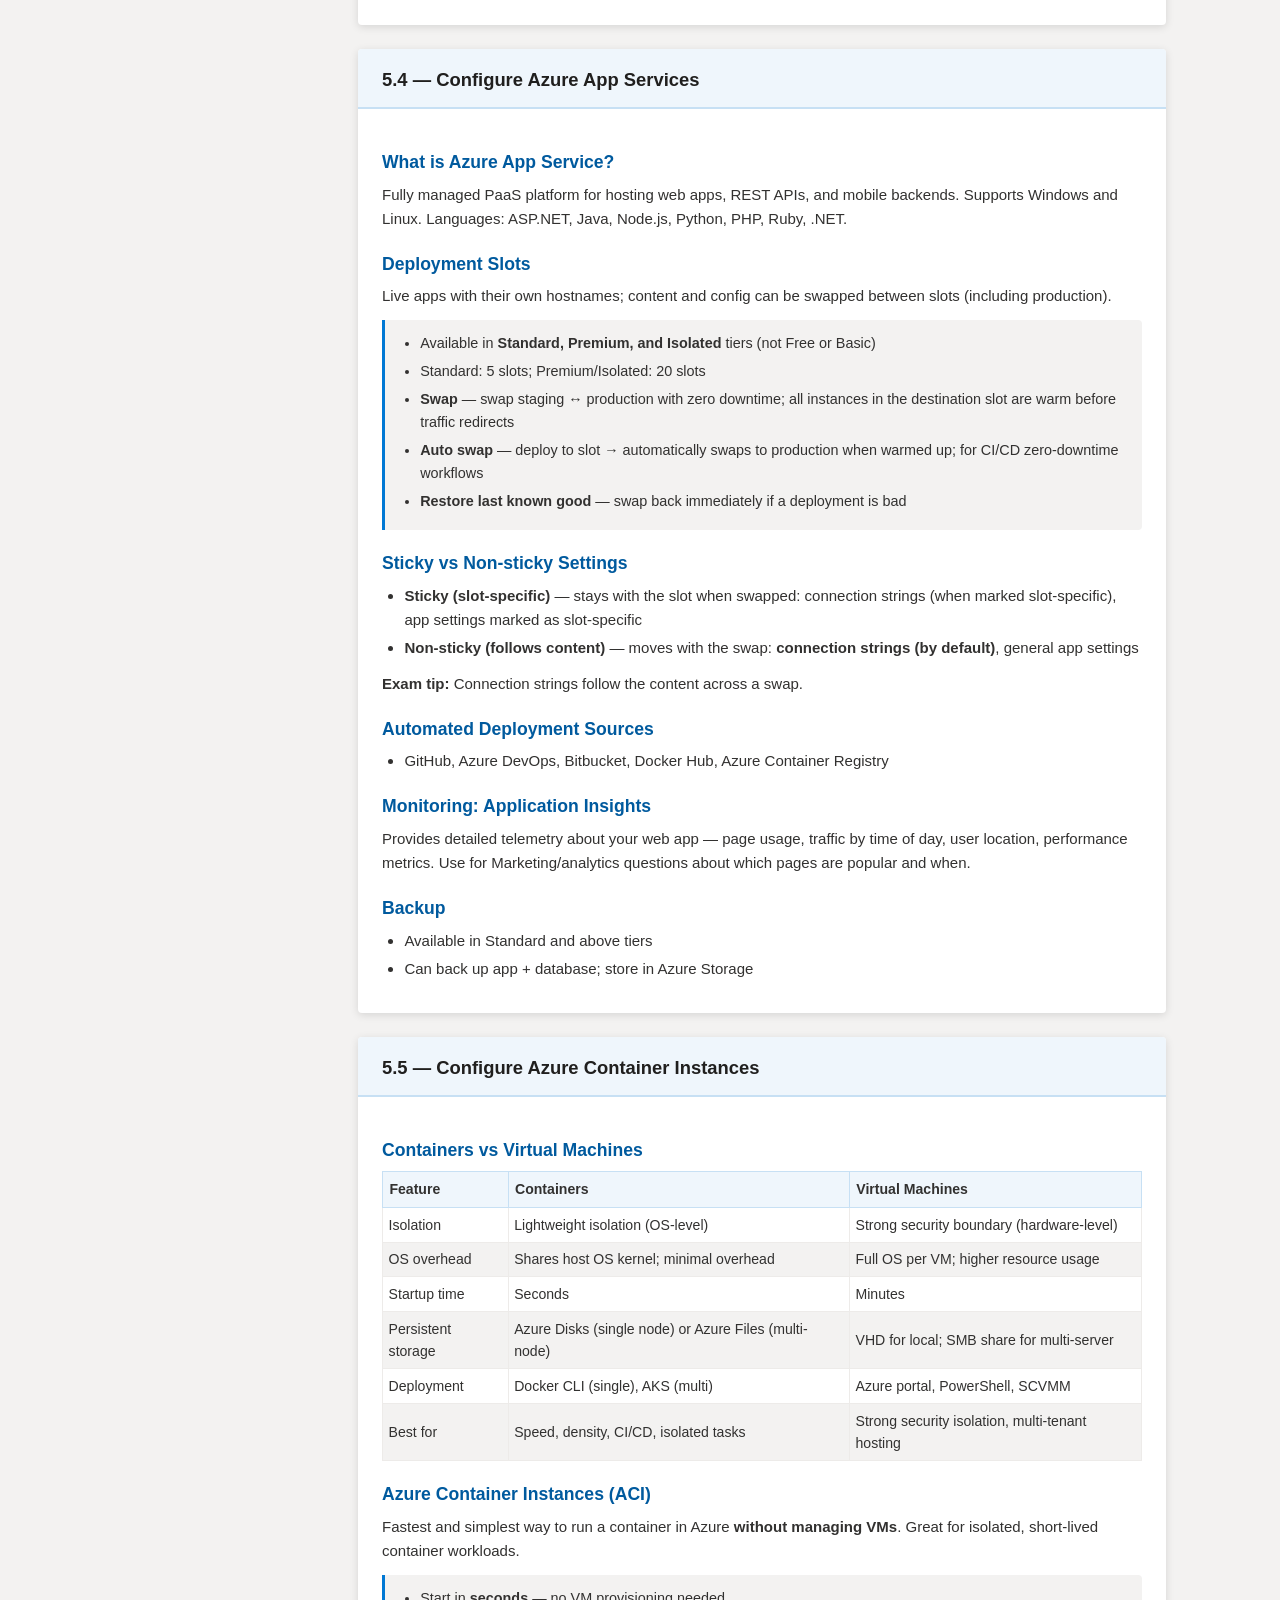
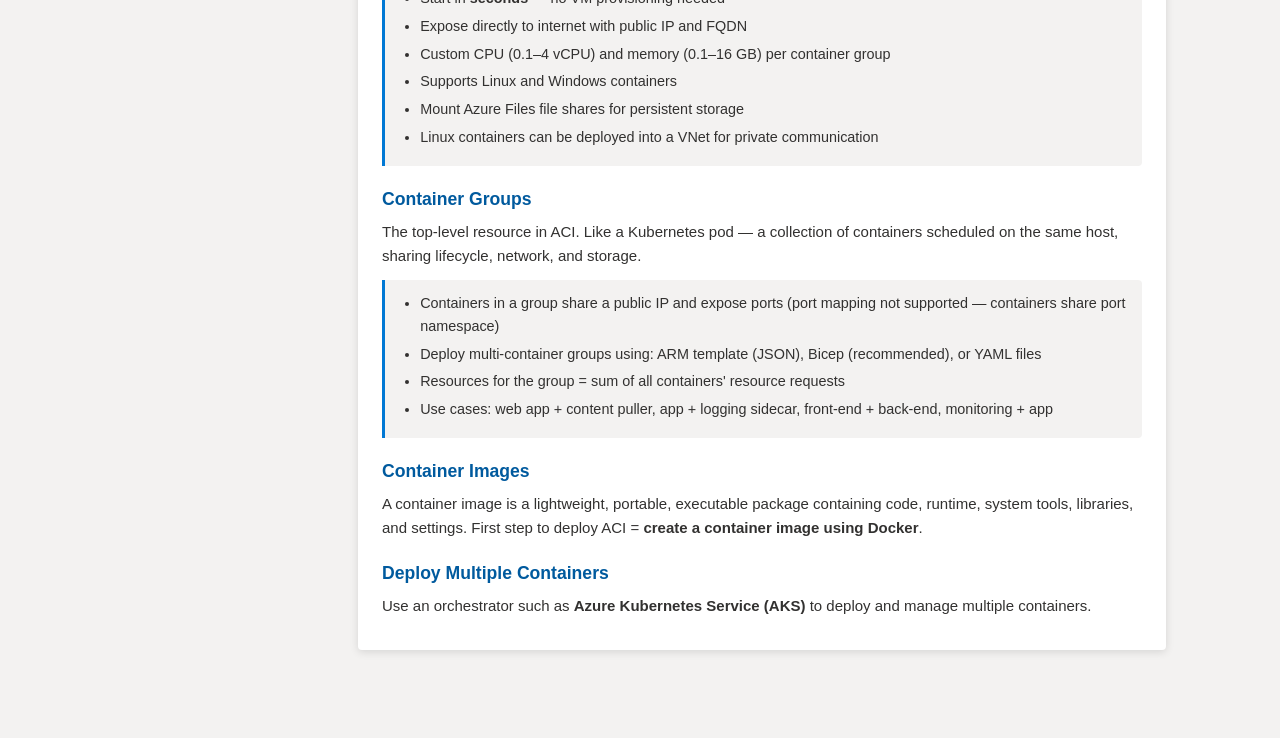
<file: html_review/module-5-review.html>
<!DOCTYPE html>
<html lang="en">
<head>
  <meta charset="UTF-8">
  <meta name="viewport" content="width=device-width, initial-scale=1.0">
  <title>Module 5 Review — AZ-104</title>
  <link rel="stylesheet" href="styles.css">
</head>
<body>

<header class="site-header">
  <div class="logo">AZ-104 <span>Study Guide</span></div>
  <nav>
    <a href="../index.html" class="back-link">← Home</a>
    <a href="module-5-quiz.html" class="btn btn-secondary btn-sm">Take Quiz</a>
  </nav>
</header>

<div class="page-container">

  <div class="page-hero">
    <h1>Module 5: Manage Compute Resources</h1>
    <p class="subtitle">Virtual Machines · VM Availability · App Service Plans · App Services · Container Instances &nbsp;|&nbsp; <strong>20–25% of exam</strong></p>
    <div style="margin-top:1rem; display:flex; gap:0.75rem; flex-wrap:wrap;">
      <button class="btn btn-success btn-sm" onclick="markReviewed()">✓ Mark as Reviewed</button>
      <a href="module-5-quiz.html" class="btn btn-primary btn-sm">Take Quiz →</a>
    </div>
  </div>

  <div class="review-layout">
    <aside class="review-sidebar">
      <div class="review-sidebar-header">Contents</div>
      <nav>
        <a href="#vms">5.1 Azure VMs</a>
        <a href="#vm-availability">5.2 VM Availability</a>
        <a href="#app-service-plans">5.3 App Service Plans</a>
        <a href="#app-services">5.4 Azure App Services</a>
        <a href="#containers">5.5 Container Instances</a>
      </nav>
    </aside>

    <div class="review-content">

      <!-- 5.1 Azure VMs -->
      <div class="submodule-section" id="vms">
        <div class="submodule-header"><h2>5.1 — Intro to Azure Virtual Machines</h2></div>
        <div class="submodule-body">

          <h3>VM Creation Checklist</h3>
          <ul class="objectives-list">
            <li>The network (VNet, subnets, overlapping address spaces)</li>
            <li>VM name (up to 64 chars Linux / 15 chars Windows; used as computer name)</li>
            <li>Location/region (affects available sizes, pricing, compliance)</li>
            <li>VM size (CPU, memory, disk trade-offs)</li>
            <li>Disks (OS disk + data disks; separate data from OS)</li>
            <li>Operating system (affects licensing cost)</li>
          </ul>

          <h3>VM Size Families</h3>
          <div class="key-points">
            <ul>
              <li><strong>General purpose</strong> — balanced CPU/memory; testing, dev, small DBs, web servers</li>
              <li><strong>Compute optimized</strong> — high CPU-to-memory; medium web servers, batch, app servers</li>
              <li><strong>Memory optimized</strong> — high memory-to-CPU; relational DBs, large caches, in-memory analytics</li>
              <li><strong>Storage optimized</strong> — high disk throughput/IOPS; databases</li>
              <li><strong>GPU</strong> — graphics rendering, video editing, deep learning model training/inference</li>
              <li><strong>High performance compute</strong> — fastest CPUs, optional high-throughput networking</li>
            </ul>
          </div>

          <h3>VM Billing Model</h3>
          <ul>
            <li><strong>Compute</strong> — billed per minute; stops when VM is <em>stopped and deallocated</em> (not just stopped). Includes OS license for Windows. Cheaper for Linux.</li>
            <li><strong>Storage</strong> — billed separately; charged even when VM is stopped/deallocated</li>
            <li><strong>Reserved VM Instances (RI)</strong> — 1 or 3-year commitment; up to 72% savings vs pay-as-you-go</li>
            <li><strong>Azure Hybrid Benefit</strong> — reuse on-premises Windows/Linux licenses on Azure VMs</li>
          </ul>

          <h3>VM Disk Types</h3>
          <table style="width:100%;border-collapse:collapse;font-size:0.82rem;margin-bottom:1rem;">
            <thead><tr style="background:var(--azure-blue-lighter);"><th style="padding:0.35rem;border:1px solid var(--azure-blue-light);">Type</th><th style="padding:0.35rem;border:1px solid var(--azure-blue-light);">Max IOPS</th><th style="padding:0.35rem;border:1px solid var(--azure-blue-light);">OS Disk?</th><th style="padding:0.35rem;border:1px solid var(--azure-blue-light);">Use Case</th></tr></thead>
            <tbody>
              <tr><td style="padding:0.3rem;border:1px solid var(--neutral-light);"><strong>Ultra Disk</strong></td><td style="padding:0.3rem;border:1px solid var(--neutral-light);">160,000</td><td style="padding:0.3rem;border:1px solid var(--neutral-light);">No</td><td style="padding:0.3rem;border:1px solid var(--neutral-light);">SAP HANA, top-tier DBs, transaction-heavy</td></tr>
              <tr><td style="padding:0.3rem;border:1px solid var(--neutral-light);background:var(--neutral-lighter);"><strong>Premium SSD v2</strong></td><td style="padding:0.3rem;border:1px solid var(--neutral-light);background:var(--neutral-lighter);">80,000</td><td style="padding:0.3rem;border:1px solid var(--neutral-light);background:var(--neutral-lighter);">No</td><td style="padding:0.3rem;border:1px solid var(--neutral-light);background:var(--neutral-lighter);">Production, performance-sensitive, low latency</td></tr>
              <tr><td style="padding:0.3rem;border:1px solid var(--neutral-light);"><strong>Premium SSD</strong></td><td style="padding:0.3rem;border:1px solid var(--neutral-light);">20,000</td><td style="padding:0.3rem;border:1px solid var(--neutral-light);">Yes</td><td style="padding:0.3rem;border:1px solid var(--neutral-light);">Production and perf-sensitive workloads</td></tr>
              <tr><td style="padding:0.3rem;border:1px solid var(--neutral-light);background:var(--neutral-lighter);"><strong>Standard SSD</strong></td><td style="padding:0.3rem;border:1px solid var(--neutral-light);background:var(--neutral-lighter);">6,000</td><td style="padding:0.3rem;border:1px solid var(--neutral-light);background:var(--neutral-lighter);">Yes</td><td style="padding:0.3rem;border:1px solid var(--neutral-light);background:var(--neutral-lighter);">Web servers, lightly used enterprise, dev/test</td></tr>
              <tr><td style="padding:0.3rem;border:1px solid var(--neutral-light);"><strong>Standard HDD</strong></td><td style="padding:0.3rem;border:1px solid var(--neutral-light);">2,000</td><td style="padding:0.3rem;border:1px solid var(--neutral-light);">Yes</td><td style="padding:0.3rem;border:1px solid var(--neutral-light);">Backup, noncritical, infrequent access</td></tr>
            </tbody>
          </table>
          <p><strong>Note:</strong> Azure reserves the first 4 IP addresses and the last 1 in each subnet for internal use.</p>

        </div>
      </div>

      <!-- 5.2 VM Availability -->
      <div class="submodule-section" id="vm-availability">
        <div class="submodule-header"><h2>5.2 — Configure VM Availability</h2></div>
        <div class="submodule-body">

          <h3>Availability Sets</h3>
          <p>Group VMs within a datacenter across <strong>fault domains</strong> and <strong>update domains</strong> to avoid single points of failure.</p>
          <div class="key-points">
            <ul>
              <li><strong>Fault domains (FD)</strong> — VMs in different FDs share no common power or network switch; default 2 FDs, max 3</li>
              <li><strong>Update domains (UD)</strong> — VMs in different UDs are not rebooted simultaneously during planned maintenance; default 5 UDs, up to 20</li>
              <li>Provides <strong>99.95% SLA</strong> when ≥2 VMs in an availability set</li>
              <li>Must be set at VM creation — cannot add to an existing availability set later</li>
              <li>All VMs in an availability set are within a single datacenter (same region); no protection against datacenter failure</li>
            </ul>
          </div>

          <h3>Availability Zones</h3>
          <p>Deploy VMs to physically separate datacenters (different power, cooling, networking) within a region. Provides <strong>99.99% SLA</strong>. Protects against datacenter-level failures.</p>

          <h3>Virtual Machine Scale Sets (VMSS)</h3>
          <p>Create and manage a group of identical, load-balanced VMs that can automatically scale based on demand or a schedule.</p>
          <div class="key-points">
            <ul>
              <li>All instances use the same base OS image and configuration</li>
              <li>Integrates with Azure Load Balancer or Application Gateway</li>
              <li>Supports <strong>autoscaling</strong> with scale-out (add VMs) and scale-in (remove VMs) based on rules</li>
              <li><strong>Scale up</strong> = increase VM size (more CPU/RAM) — no extra VMs added</li>
              <li><strong>Scale out</strong> = add more VM instances (horizontal scaling)</li>
            </ul>
          </div>

          <h3>Autoscale Rules</h3>
          <ul>
            <li><strong>Metric-based</strong> — scale based on CPU %, memory %, queue length, etc.</li>
            <li><strong>Time-based (schedule)</strong> — scale at specific times; e.g., scale out at 8:00 AM on Saturdays</li>
          </ul>

        </div>
      </div>

      <!-- 5.3 App Service Plans -->
      <div class="submodule-section" id="app-service-plans">
        <div class="submodule-header"><h2>5.3 — Configure App Service Plans</h2></div>
        <div class="submodule-body">

          <h3>What is an App Service Plan?</h3>
          <p>Defines the compute resources for web apps to run on. All apps in the same plan share the same VM instances. The plan is the <strong>scale unit</strong> for App Service — if you scale the plan, all apps in it scale together.</p>

          <h3>Pricing Tiers (3 Categories)</h3>
          <div class="key-points">
            <h4>Shared Compute — Dev/Test only; NO SLA</h4>
            <ul>
              <li><strong>Free (F1)</strong> &amp; <strong>Shared (D1)</strong> — run on same VMs as other customers' apps; CPU quotas only; no scale-out</li>
            </ul>
          </div>
          <div class="key-points">
            <h4>Dedicated Compute — Production workloads</h4>
            <ul>
              <li><strong>Basic (B)</strong> — dedicated VMs, manual scaling up to 3 instances; no autoscale, no staging slots</li>
              <li><strong>Standard (S)</strong> — auto scale, up to 10 instances, 5 staging slots, 10 daily backups</li>
              <li><strong>Premium (P) / PremiumV3 (P1V3)</strong> — higher performance, up to 30 instances, 20 staging slots; recommended for new production deployments</li>
            </ul>
          </div>
          <div class="key-points">
            <h4>Isolated — Network + compute isolation; max scale</h4>
            <ul>
              <li><strong>Isolated / IsolatedV2</strong> — dedicated VNet; up to 200 instances; for mission-critical, compliance-sensitive workloads</li>
            </ul>
          </div>

          <h3>Scale Up vs Scale Out</h3>
          <ul>
            <li><strong>Scale up</strong> — increase plan tier for more CPU, memory, disk; no additional VMs</li>
            <li><strong>Scale out</strong> — add more VM instances running the same app</li>
          </ul>

          <h3>Time-based autoscale rule example:</h3>
          <p>Triggering a scale event at 8:00 AM on Saturdays = <strong>time-based (schedule) rule</strong>.</p>

        </div>
      </div>

      <!-- 5.4 App Services -->
      <div class="submodule-section" id="app-services">
        <div class="submodule-header"><h2>5.4 — Configure Azure App Services</h2></div>
        <div class="submodule-body">

          <h3>What is Azure App Service?</h3>
          <p>Fully managed PaaS platform for hosting web apps, REST APIs, and mobile backends. Supports Windows and Linux. Languages: ASP.NET, Java, Node.js, Python, PHP, Ruby, .NET.</p>

          <h3>Deployment Slots</h3>
          <p>Live apps with their own hostnames; content and config can be swapped between slots (including production).</p>
          <div class="key-points">
            <ul>
              <li>Available in <strong>Standard, Premium, and Isolated</strong> tiers (not Free or Basic)</li>
              <li>Standard: 5 slots; Premium/Isolated: 20 slots</li>
              <li><strong>Swap</strong> — swap staging ↔ production with zero downtime; all instances in the destination slot are warm before traffic redirects</li>
              <li><strong>Auto swap</strong> — deploy to slot → automatically swaps to production when warmed up; for CI/CD zero-downtime workflows</li>
              <li><strong>Restore last known good</strong> — swap back immediately if a deployment is bad</li>
            </ul>
          </div>

          <h3>Sticky vs Non-sticky Settings</h3>
          <ul>
            <li><strong>Sticky (slot-specific)</strong> — stays with the slot when swapped: connection strings (when marked slot-specific), app settings marked as slot-specific</li>
            <li><strong>Non-sticky (follows content)</strong> — moves with the swap: <strong>connection strings (by default)</strong>, general app settings</li>
          </ul>
          <p><strong>Exam tip:</strong> Connection strings follow the content across a swap.</p>

          <h3>Automated Deployment Sources</h3>
          <ul>
            <li>GitHub, Azure DevOps, Bitbucket, Docker Hub, Azure Container Registry</li>
          </ul>

          <h3>Monitoring: Application Insights</h3>
          <p>Provides detailed telemetry about your web app — page usage, traffic by time of day, user location, performance metrics. Use for Marketing/analytics questions about which pages are popular and when.</p>

          <h3>Backup</h3>
          <ul>
            <li>Available in Standard and above tiers</li>
            <li>Can back up app + database; store in Azure Storage</li>
          </ul>

        </div>
      </div>

      <!-- 5.5 Container Instances -->
      <div class="submodule-section" id="containers">
        <div class="submodule-header"><h2>5.5 — Configure Azure Container Instances</h2></div>
        <div class="submodule-body">

          <h3>Containers vs Virtual Machines</h3>
          <table style="width:100%;border-collapse:collapse;font-size:0.88rem;margin-bottom:1rem;">
            <thead><tr style="background:var(--azure-blue-lighter);"><th style="text-align:left;padding:0.4rem;border:1px solid var(--azure-blue-light);">Feature</th><th style="text-align:left;padding:0.4rem;border:1px solid var(--azure-blue-light);">Containers</th><th style="text-align:left;padding:0.4rem;border:1px solid var(--azure-blue-light);">Virtual Machines</th></tr></thead>
            <tbody>
              <tr><td style="padding:0.35rem;border:1px solid var(--neutral-light);">Isolation</td><td style="padding:0.35rem;border:1px solid var(--neutral-light);">Lightweight isolation (OS-level)</td><td style="padding:0.35rem;border:1px solid var(--neutral-light);">Strong security boundary (hardware-level)</td></tr>
              <tr><td style="padding:0.35rem;border:1px solid var(--neutral-light);background:var(--neutral-lighter);">OS overhead</td><td style="padding:0.35rem;border:1px solid var(--neutral-light);background:var(--neutral-lighter);">Shares host OS kernel; minimal overhead</td><td style="padding:0.35rem;border:1px solid var(--neutral-light);background:var(--neutral-lighter);">Full OS per VM; higher resource usage</td></tr>
              <tr><td style="padding:0.35rem;border:1px solid var(--neutral-light);">Startup time</td><td style="padding:0.35rem;border:1px solid var(--neutral-light);">Seconds</td><td style="padding:0.35rem;border:1px solid var(--neutral-light);">Minutes</td></tr>
              <tr><td style="padding:0.35rem;border:1px solid var(--neutral-light);background:var(--neutral-lighter);">Persistent storage</td><td style="padding:0.35rem;border:1px solid var(--neutral-light);background:var(--neutral-lighter);">Azure Disks (single node) or Azure Files (multi-node)</td><td style="padding:0.35rem;border:1px solid var(--neutral-light);background:var(--neutral-lighter);">VHD for local; SMB share for multi-server</td></tr>
              <tr><td style="padding:0.35rem;border:1px solid var(--neutral-light);">Deployment</td><td style="padding:0.35rem;border:1px solid var(--neutral-light);">Docker CLI (single), AKS (multi)</td><td style="padding:0.35rem;border:1px solid var(--neutral-light);">Azure portal, PowerShell, SCVMM</td></tr>
              <tr><td style="padding:0.35rem;border:1px solid var(--neutral-light);background:var(--neutral-lighter);">Best for</td><td style="padding:0.35rem;border:1px solid var(--neutral-light);background:var(--neutral-lighter);">Speed, density, CI/CD, isolated tasks</td><td style="padding:0.35rem;border:1px solid var(--neutral-light);background:var(--neutral-lighter);">Strong security isolation, multi-tenant hosting</td></tr>
            </tbody>
          </table>

          <h3>Azure Container Instances (ACI)</h3>
          <p>Fastest and simplest way to run a container in Azure <strong>without managing VMs</strong>. Great for isolated, short-lived container workloads.</p>
          <div class="key-points">
            <ul>
              <li>Start in <strong>seconds</strong> — no VM provisioning needed</li>
              <li>Expose directly to internet with public IP and FQDN</li>
              <li>Custom CPU (0.1–4 vCPU) and memory (0.1–16 GB) per container group</li>
              <li>Supports Linux and Windows containers</li>
              <li>Mount Azure Files file shares for persistent storage</li>
              <li>Linux containers can be deployed into a VNet for private communication</li>
            </ul>
          </div>

          <h3>Container Groups</h3>
          <p>The top-level resource in ACI. Like a Kubernetes pod — a collection of containers scheduled on the same host, sharing lifecycle, network, and storage.</p>
          <div class="key-points">
            <ul>
              <li>Containers in a group share a public IP and expose ports (port mapping not supported — containers share port namespace)</li>
              <li>Deploy multi-container groups using: ARM template (JSON), Bicep (recommended), or YAML files</li>
              <li>Resources for the group = sum of all containers' resource requests</li>
              <li>Use cases: web app + content puller, app + logging sidecar, front-end + back-end, monitoring + app</li>
            </ul>
          </div>

          <h3>Container Images</h3>
          <p>A container image is a lightweight, portable, executable package containing code, runtime, system tools, libraries, and settings. First step to deploy ACI = <strong>create a container image using Docker</strong>.</p>

          <h3>Deploy Multiple Containers</h3>
          <p>Use an orchestrator such as <strong>Azure Kubernetes Service (AKS)</strong> to deploy and manage multiple containers.</p>

        </div>
      </div>

    </div>
  </div>

</div>

<script>
function markReviewed() {
  localStorage.setItem('az104_reviewed_module_5', '1');
  const btn = event.target;
  btn.textContent = '✓ Reviewed!';
  btn.classList.remove('btn-success');
  btn.classList.add('btn-secondary');
  btn.disabled = true;
}
const sections = document.querySelectorAll('.submodule-section');
const navLinks = document.querySelectorAll('.review-sidebar nav a');
window.addEventListener('scroll', () => {
  let current = '';
  sections.forEach(s => { if (window.scrollY >= s.offsetTop - 120) current = s.id; });
  navLinks.forEach(a => { a.classList.toggle('current', a.getAttribute('href') === '#' + current); });
});
</script>
</body>
</html>
</file>
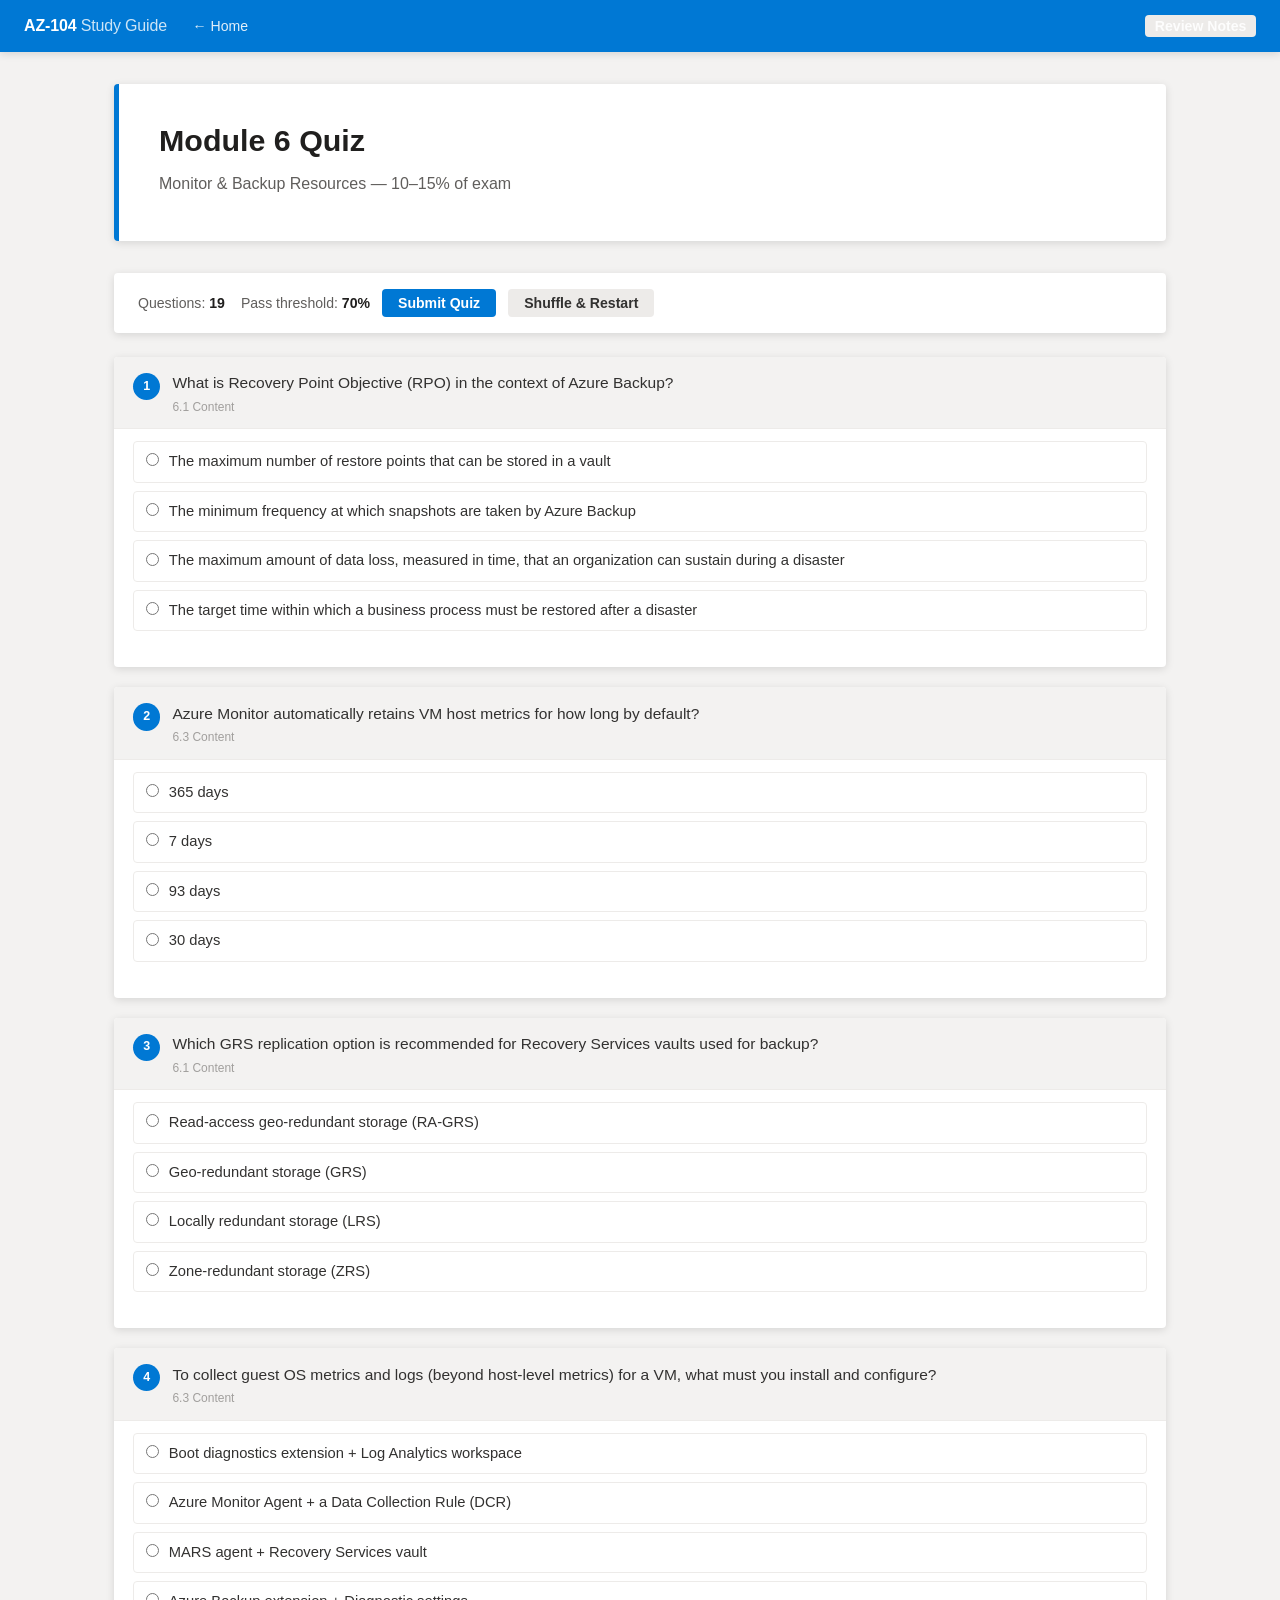
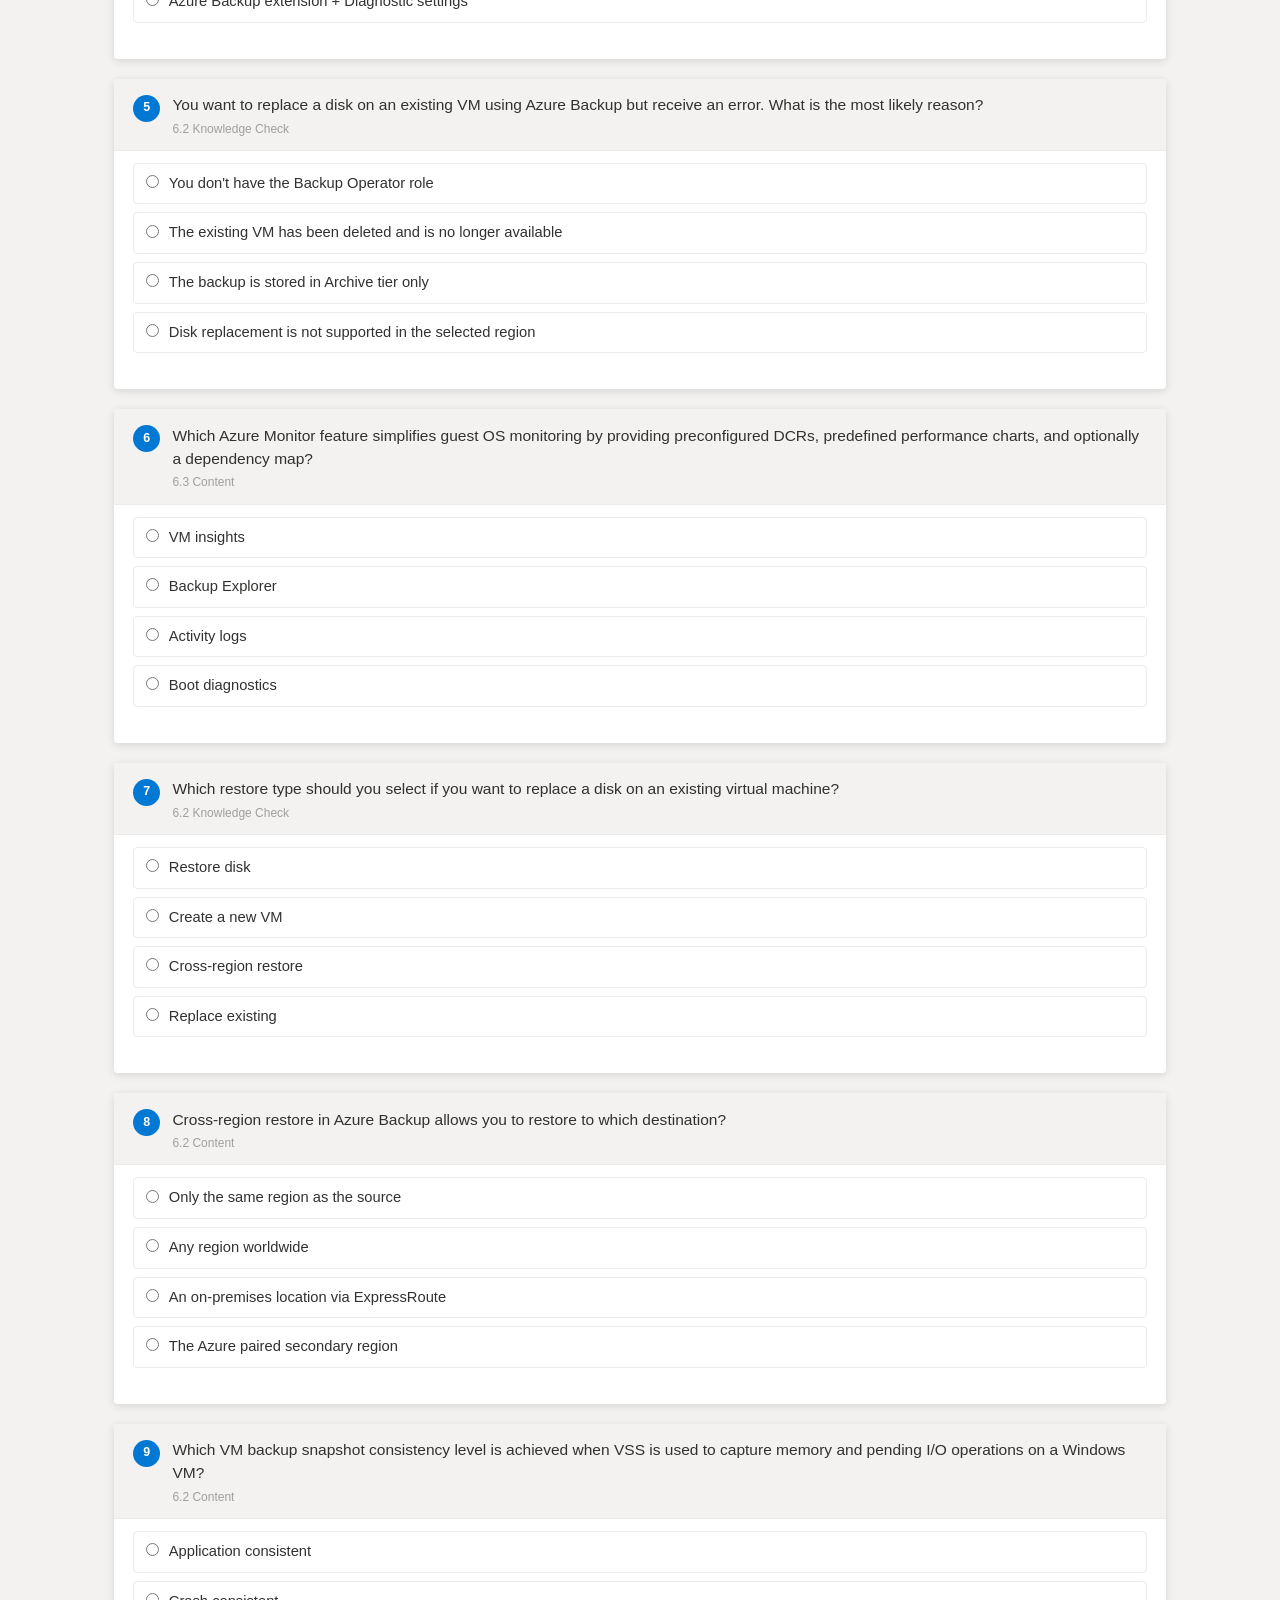
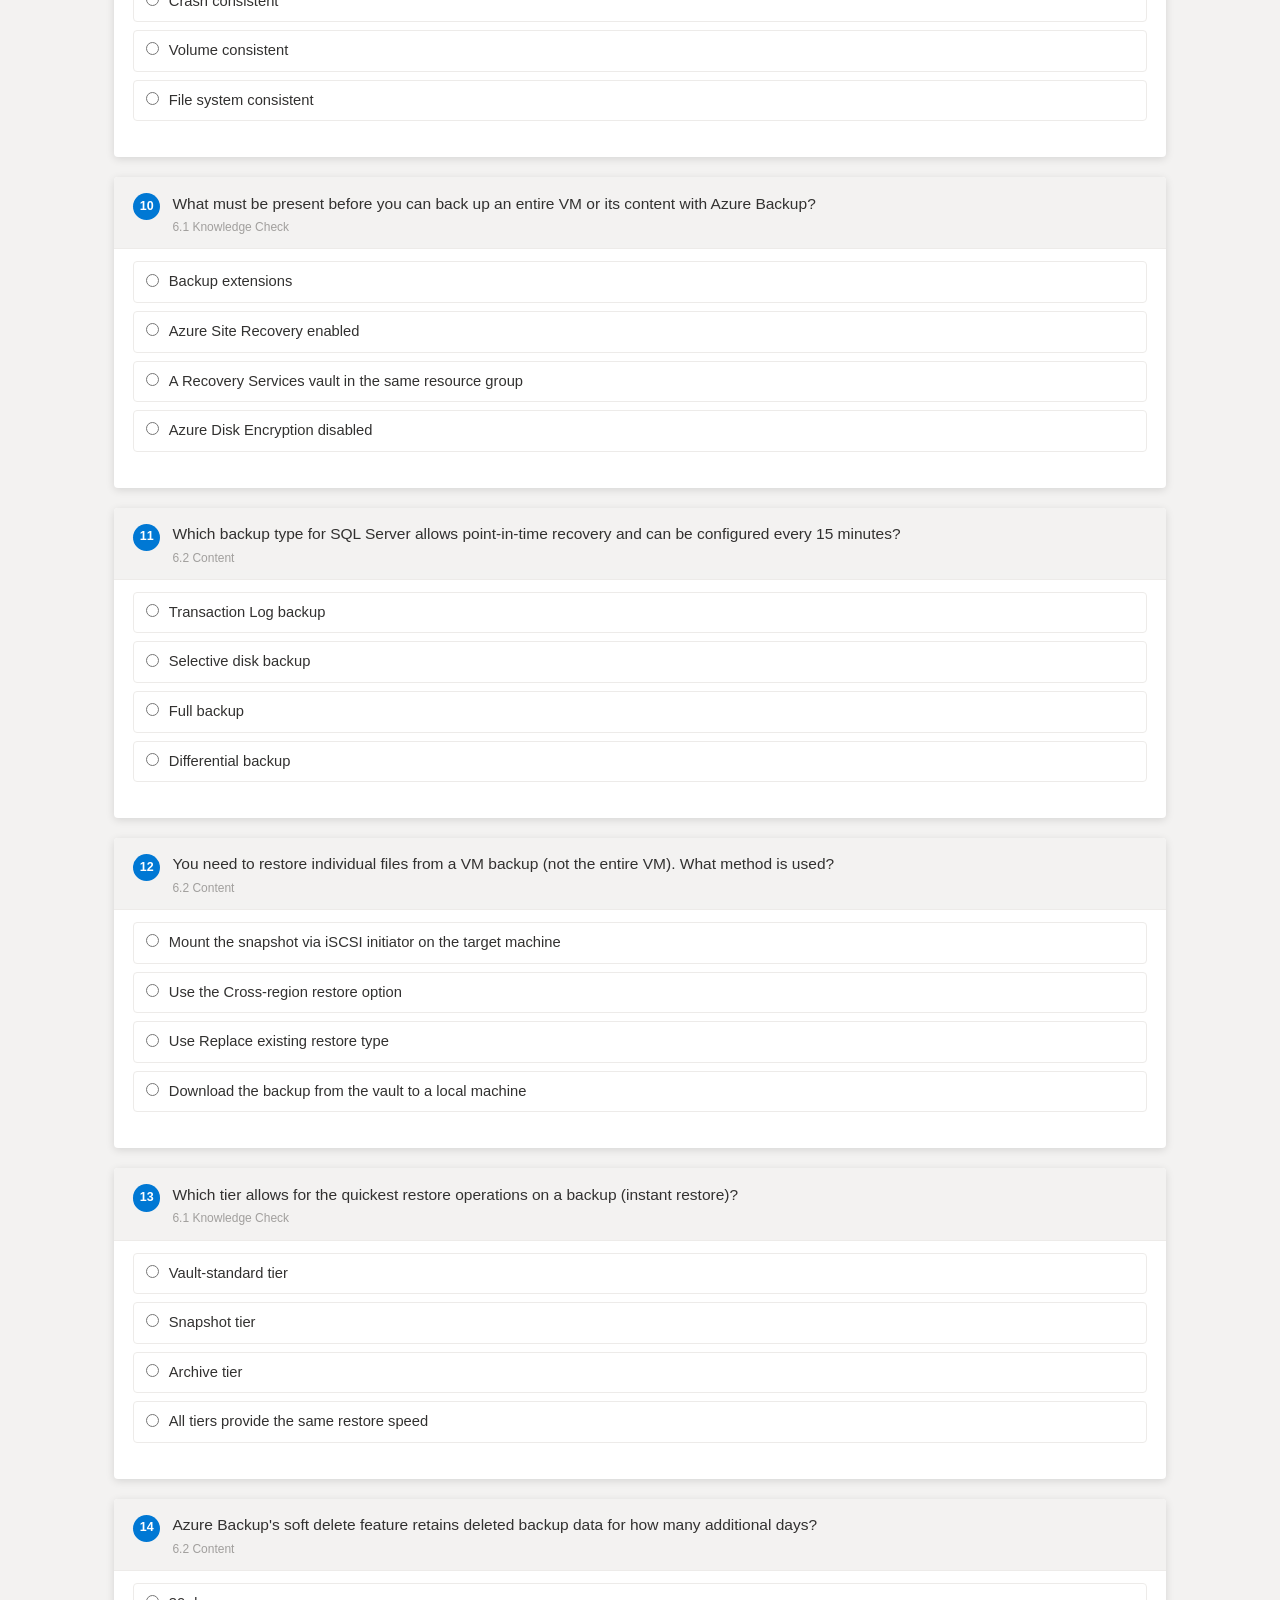
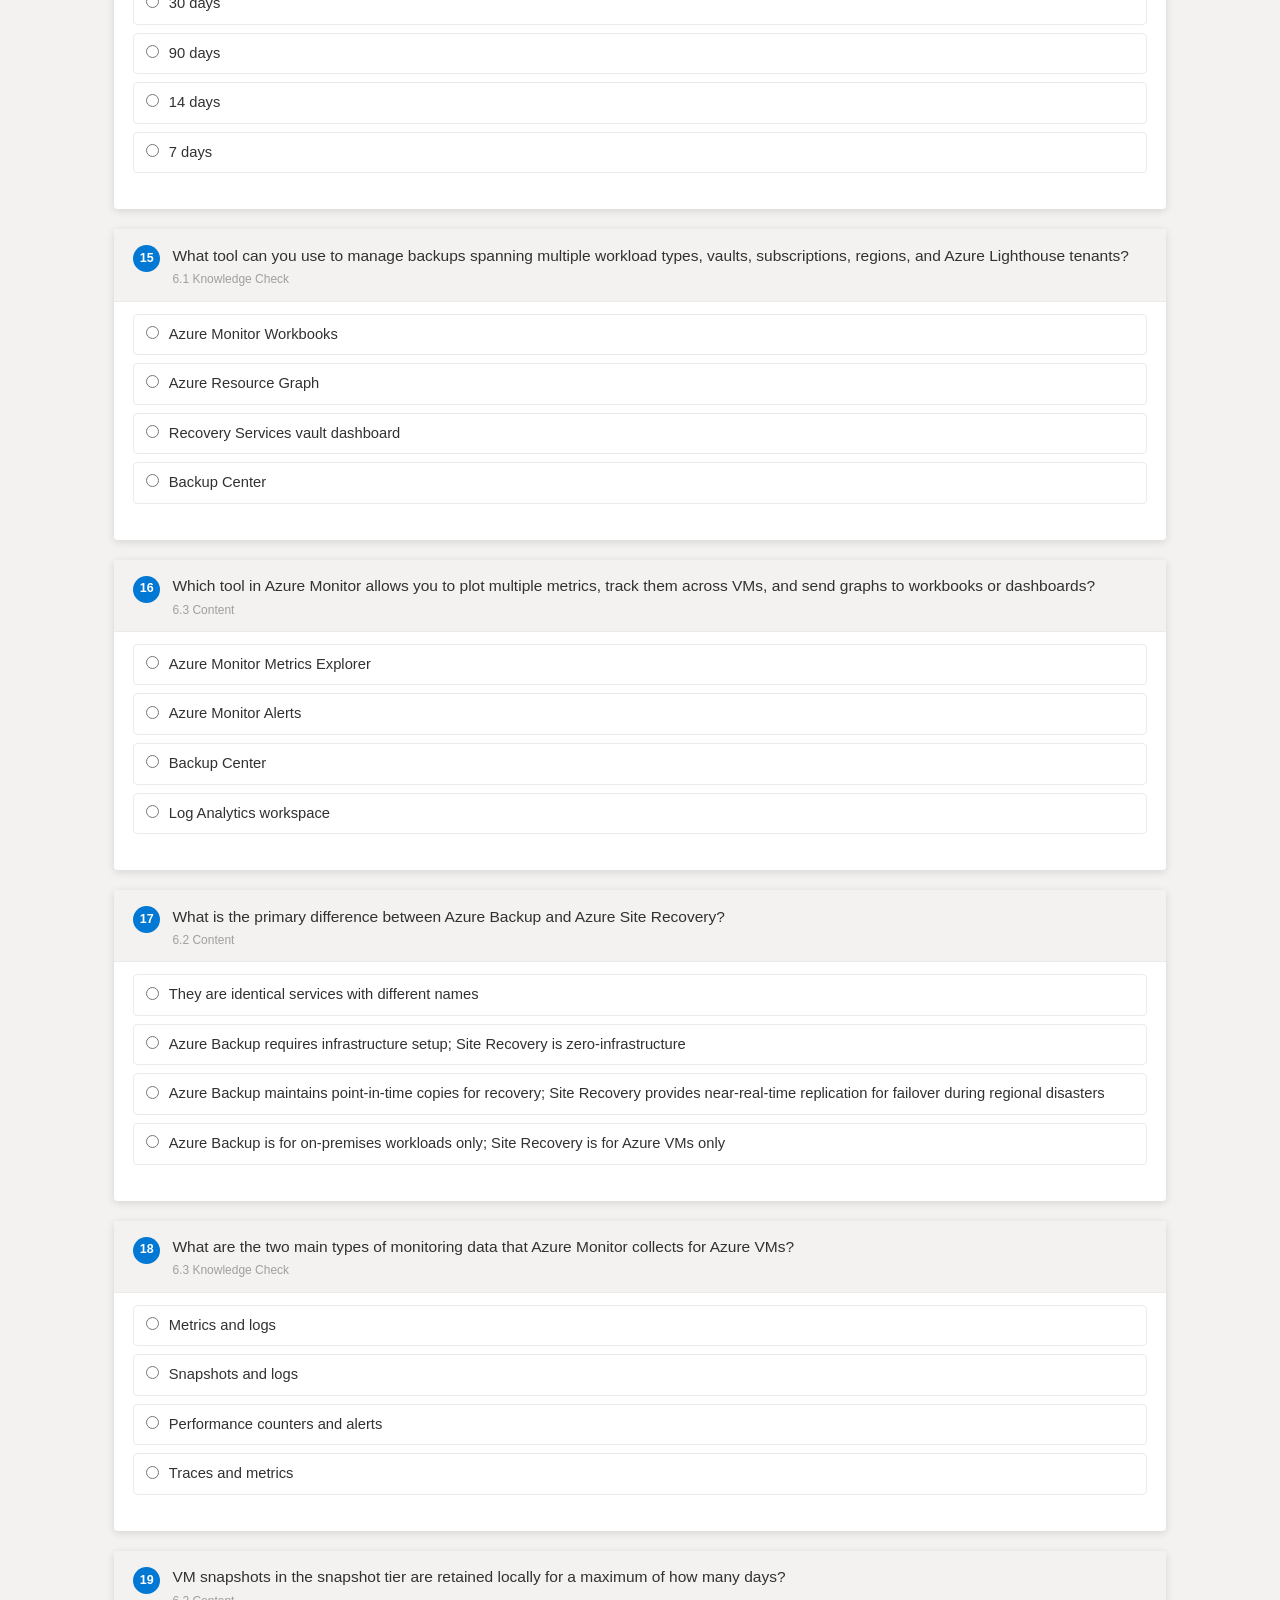
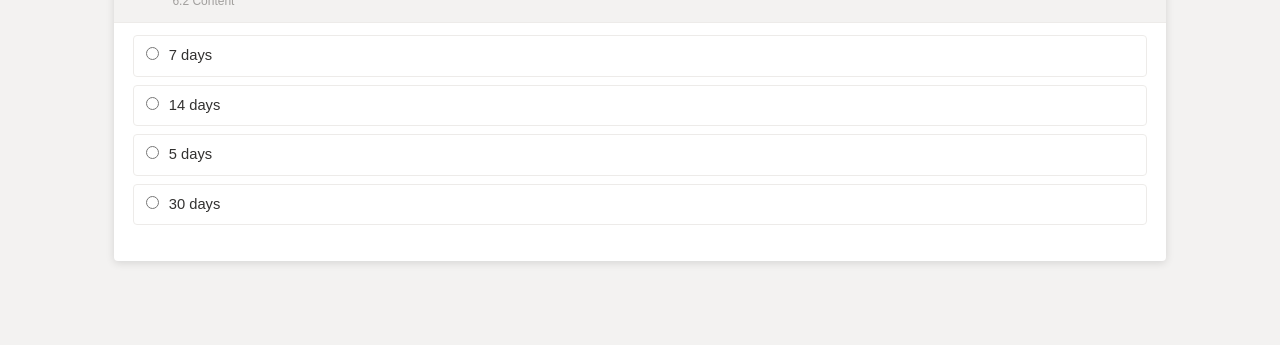
<file: html_review/module-6-quiz.html>
<!DOCTYPE html>
<html lang="en">
<head>
  <meta charset="UTF-8">
  <meta name="viewport" content="width=device-width, initial-scale=1.0">
  <title>Module 6 Quiz — AZ-104</title>
  <link rel="stylesheet" href="styles.css">
</head>
<body>

<header class="site-header">
  <div class="logo">AZ-104 <span>Study Guide</span></div>
  <nav>
    <a href="../index.html" class="back-link">← Home</a>
    <a href="module-6-review.html" class="btn btn-secondary btn-sm">Review Notes</a>
  </nav>
</header>

<div class="page-container">

  <div class="page-hero">
    <h1>Module 6 Quiz</h1>
    <p class="subtitle">Monitor &amp; Backup Resources — 10–15% of exam</p>
  </div>

  <div class="score-panel" id="score-panel">
    <div class="score-number" id="score-pct"></div>
    <div class="score-label" id="score-label"></div>
    <div class="score-bar-track"><div class="score-bar-fill" id="score-bar"></div></div>
    <div class="score-actions">
      <button class="btn btn-secondary" onclick="retakeQuiz()">Retake Quiz</button>
      <button class="btn btn-success" id="btn-complete" onclick="markComplete()" disabled>Mark Module Complete</button>
      <a href="../index.html" class="btn btn-primary">Back to Home</a>
    </div>
  </div>

  <div class="quiz-controls">
    <div class="quiz-meta">
      <span>Questions: <strong id="q-count"></strong></span>
      <span>Pass threshold: <strong>70%</strong></span>
    </div>
    <button class="btn btn-primary" onclick="submitQuiz()" id="btn-submit">Submit Quiz</button>
    <button class="btn btn-secondary" onclick="retakeQuiz()">Shuffle &amp; Restart</button>
  </div>

  <div id="quiz-container"></div>

</div>

<script>
const ALL_QUESTIONS = [
  // From knowledge checks
  { q: "Which tier allows for the quickest restore operations on a backup (instant restore)?", options: ["Snapshot tier", "Vault-standard tier", "Archive tier", "All tiers provide the same restore speed"], answer: 0, source: "6.1 Knowledge Check" },
  { q: "What tool can you use to manage backups spanning multiple workload types, vaults, subscriptions, regions, and Azure Lighthouse tenants?", options: ["Backup Center", "Recovery Services vault dashboard", "Azure Monitor Workbooks", "Azure Resource Graph"], answer: 0, source: "6.1 Knowledge Check" },
  { q: "What must be present before you can back up an entire VM or its content with Azure Backup?", options: ["Backup extensions", "A Recovery Services vault in the same resource group", "Azure Site Recovery enabled", "Azure Disk Encryption disabled"], answer: 0, source: "6.1 Knowledge Check" },
  { q: "Which restore type should you select if you want to replace a disk on an existing virtual machine?", options: ["Replace existing", "Create a new VM", "Restore disk", "Cross-region restore"], answer: 0, source: "6.2 Knowledge Check" },
  { q: "You want to replace a disk on an existing VM using Azure Backup but receive an error. What is the most likely reason?", options: ["The existing VM has been deleted and is no longer available", "The backup is stored in Archive tier only", "Disk replacement is not supported in the selected region", "You don't have the Backup Operator role"], answer: 0, source: "6.2 Knowledge Check" },
  { q: "What are the two main types of monitoring data that Azure Monitor collects for Azure VMs?", options: ["Metrics and logs", "Snapshots and logs", "Performance counters and alerts", "Traces and metrics"], answer: 0, source: "6.3 Knowledge Check" },
  // Synthesized
  { q: "What is the primary difference between Azure Backup and Azure Site Recovery?", options: ["Azure Backup maintains point-in-time copies for recovery; Site Recovery provides near-real-time replication for failover during regional disasters", "Azure Backup is for on-premises workloads only; Site Recovery is for Azure VMs only", "Azure Backup requires infrastructure setup; Site Recovery is zero-infrastructure", "They are identical services with different names"], answer: 0, source: "6.2 Content" },
  { q: "Azure Backup's soft delete feature retains deleted backup data for how many additional days?", options: ["14 days", "7 days", "30 days", "90 days"], answer: 0, source: "6.2 Content" },
  { q: "Which VM backup snapshot consistency level is achieved when VSS is used to capture memory and pending I/O operations on a Windows VM?", options: ["Application consistent", "File system consistent", "Crash consistent", "Volume consistent"], answer: 0, source: "6.2 Content" },
  { q: "VM snapshots in the snapshot tier are retained locally for a maximum of how many days?", options: ["5 days", "7 days", "14 days", "30 days"], answer: 0, source: "6.2 Content" },
  { q: "Which backup type for SQL Server allows point-in-time recovery and can be configured every 15 minutes?", options: ["Transaction Log backup", "Differential backup", "Full backup", "Selective disk backup"], answer: 0, source: "6.2 Content" },
  { q: "You need to restore individual files from a VM backup (not the entire VM). What method is used?", options: ["Mount the snapshot via iSCSI initiator on the target machine", "Use the Cross-region restore option", "Use Replace existing restore type", "Download the backup from the vault to a local machine"], answer: 0, source: "6.2 Content" },
  { q: "Cross-region restore in Azure Backup allows you to restore to which destination?", options: ["The Azure paired secondary region", "Any region worldwide", "Only the same region as the source", "An on-premises location via ExpressRoute"], answer: 0, source: "6.2 Content" },
  { q: "Azure Monitor automatically retains VM host metrics for how long by default?", options: ["93 days", "30 days", "365 days", "7 days"], answer: 0, source: "6.3 Content" },
  { q: "Which tool in Azure Monitor allows you to plot multiple metrics, track them across VMs, and send graphs to workbooks or dashboards?", options: ["Azure Monitor Metrics Explorer", "Log Analytics workspace", "Azure Monitor Alerts", "Backup Center"], answer: 0, source: "6.3 Content" },
  { q: "To collect guest OS metrics and logs (beyond host-level metrics) for a VM, what must you install and configure?", options: ["Azure Monitor Agent + a Data Collection Rule (DCR)", "Boot diagnostics extension + Log Analytics workspace", "MARS agent + Recovery Services vault", "Azure Backup extension + Diagnostic settings"], answer: 0, source: "6.3 Content" },
  { q: "Which Azure Monitor feature simplifies guest OS monitoring by providing preconfigured DCRs, predefined performance charts, and optionally a dependency map?", options: ["VM insights", "Backup Explorer", "Boot diagnostics", "Activity logs"], answer: 0, source: "6.3 Content" },
  { q: "Which GRS replication option is recommended for Recovery Services vaults used for backup?", options: ["Geo-redundant storage (GRS)", "Locally redundant storage (LRS)", "Zone-redundant storage (ZRS)", "Read-access geo-redundant storage (RA-GRS)"], answer: 0, source: "6.1 Content" },
  { q: "What is Recovery Point Objective (RPO) in the context of Azure Backup?", options: ["The maximum amount of data loss, measured in time, that an organization can sustain during a disaster", "The target time within which a business process must be restored after a disaster", "The minimum frequency at which snapshots are taken by Azure Backup", "The maximum number of restore points that can be stored in a vault"], answer: 0, source: "6.1 Content" },
];

let questions = [];
function shuffle(arr) { const a=[...arr]; for(let i=a.length-1;i>0;i--){const j=Math.floor(Math.random()*(i+1));[a[i],a[j]]=[a[j],a[i]];} return a; }

function buildQuiz() {
  questions = shuffle(ALL_QUESTIONS);
  document.getElementById('q-count').textContent = questions.length;
  const container = document.getElementById('quiz-container');
  container.innerHTML = '';
  questions.forEach((q, i) => {
    const opts = shuffle(q.options.map((o, idx) => ({ text: o, origIdx: idx })));
    const correctShuffledIdx = opts.findIndex(o => o.origIdx === q.answer);
    const card = document.createElement('div');
    card.className = 'question-card';
    card.dataset.correct = correctShuffledIdx;
    card.innerHTML = `<div class="q-header"><div class="q-num">${i+1}</div><div><div class="q-text">${q.q}</div><div class="q-source">${q.source}</div></div></div>
      <ul class="q-options">${opts.map((o,oi)=>`<li><label><input type="radio" name="q${i}" value="${oi}">${o.text}</label></li>`).join('')}</ul>
      <div class="q-explanation" id="exp-${i}"></div>`;
    container.appendChild(card);
  });
  document.getElementById('score-panel').classList.remove('visible');
  document.getElementById('btn-submit').disabled = false;
}

function submitQuiz() {
  const cards = document.querySelectorAll('.question-card');
  let correct = 0;
  cards.forEach((card, i) => {
    const correctIdx = parseInt(card.dataset.correct);
    const selected = card.querySelector(`input[name="q${i}"]:checked`);
    const labels = card.querySelectorAll('.q-options label');
    const exp = document.getElementById(`exp-${i}`);
    card.querySelectorAll('input[type="radio"]').forEach(r => r.disabled = true);
    if (!selected) {
      card.classList.add('incorrect'); labels[correctIdx].classList.add('correct-answer');
      exp.textContent = `No answer selected. Correct: "${questions[i].options[questions[i].answer]}"`;
      exp.classList.add('visible'); return;
    }
    const sel = parseInt(selected.value);
    if (sel === correctIdx) { correct++; card.classList.add('correct'); }
    else {
      card.classList.add('incorrect'); labels[correctIdx].classList.add('correct-answer');
      labels[sel].classList.add('wrong-selected');
      exp.textContent = `Correct answer: "${questions[i].options[questions[i].answer]}"`;
      exp.classList.add('visible');
    }
  });
  const pct = Math.round((correct / questions.length) * 100);
  const pass = pct >= 70;
  document.getElementById('score-pct').textContent = pct + '%';
  document.getElementById('score-pct').className = 'score-number ' + (pass ? 'pass' : 'fail');
  document.getElementById('score-label').textContent = `${correct} of ${questions.length} correct — ${pass ? 'Passed! ✓' : 'Keep studying and try again.'}`;
  document.getElementById('score-bar').style.width = pct + '%';
  document.getElementById('score-bar').className = 'score-bar-fill ' + (pass ? 'pass' : 'fail');
  document.getElementById('btn-complete').disabled = !pass;
  document.getElementById('score-panel').classList.add('visible');
  document.getElementById('score-panel').scrollIntoView({ behavior: 'smooth', block: 'start' });
  document.getElementById('btn-submit').disabled = true;
}

function retakeQuiz() { buildQuiz(); window.scrollTo({ top: 0, behavior: 'smooth' }); }
function markComplete() { localStorage.setItem('az104_quiz_passed_module_6', '1'); document.getElementById('btn-complete').textContent = '✓ Marked Complete'; document.getElementById('btn-complete').disabled = true; }

buildQuiz();
</script>
</body>
</html>
</file>
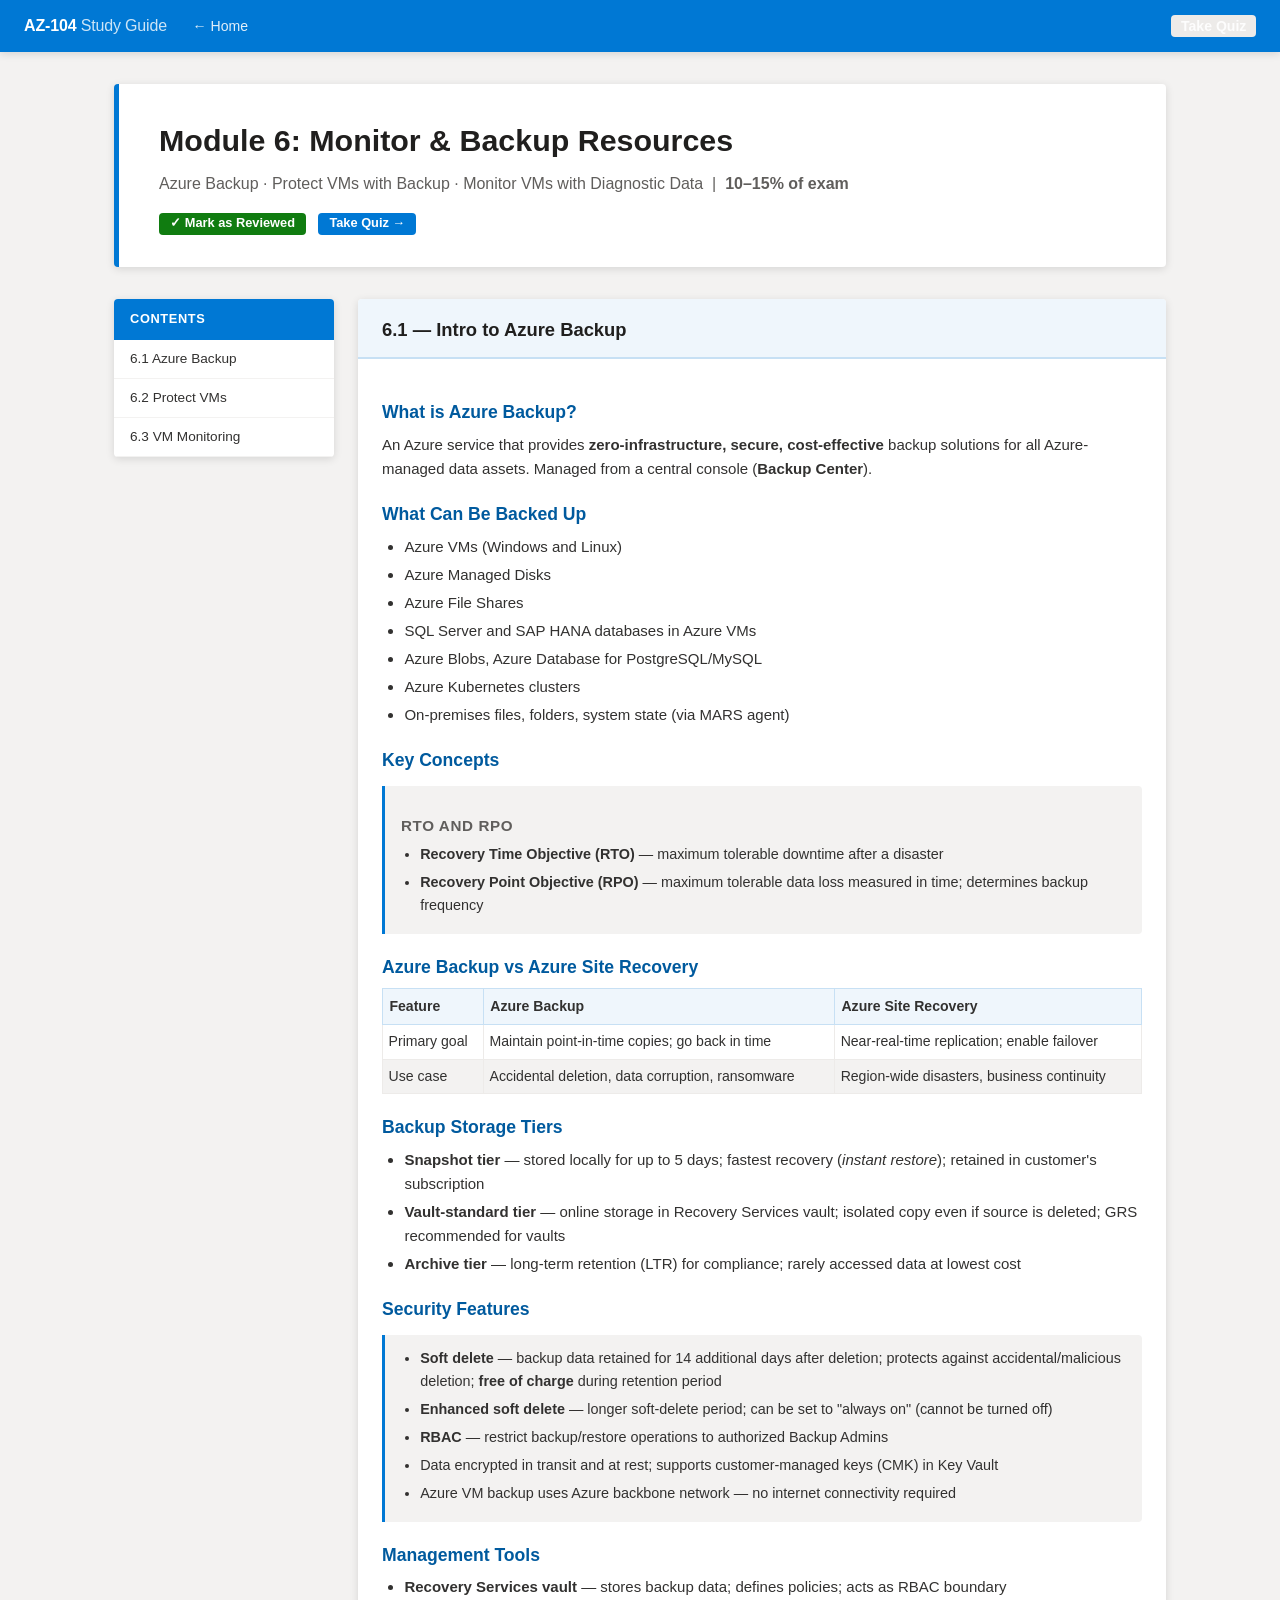
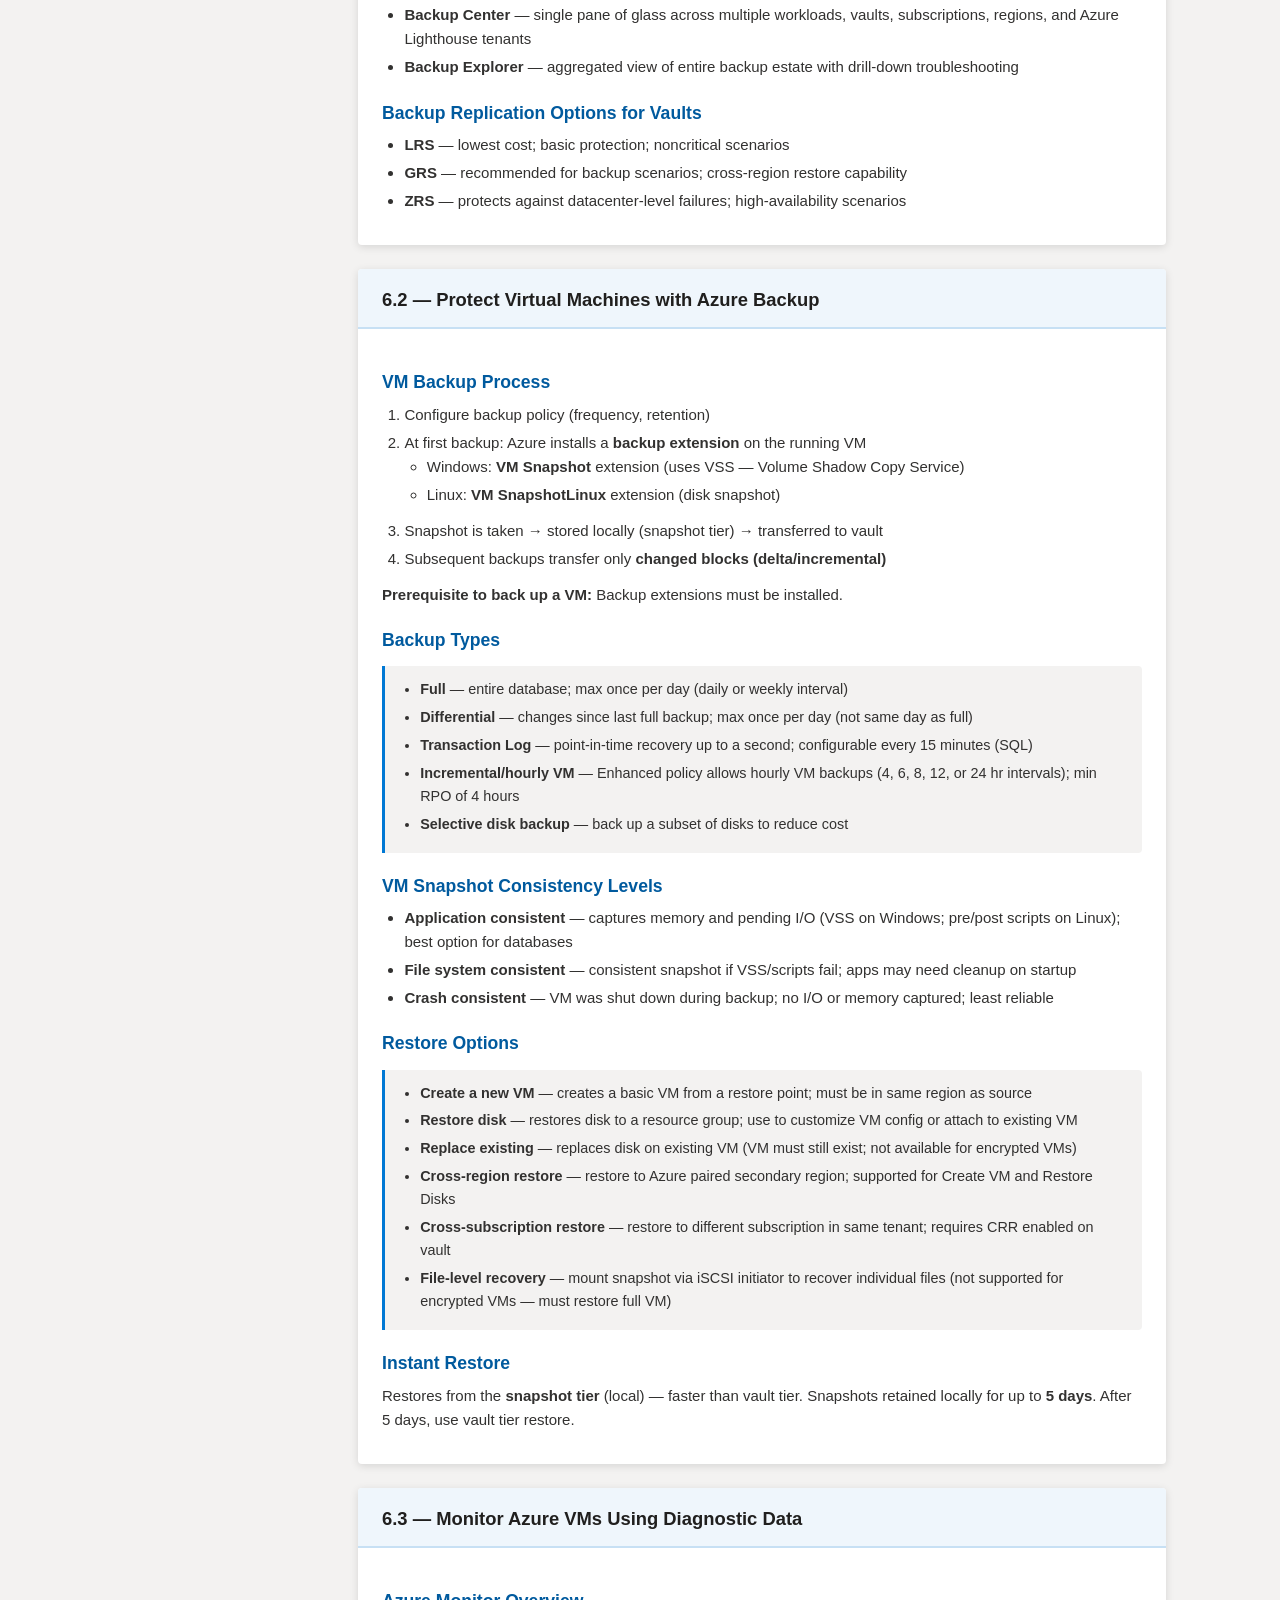
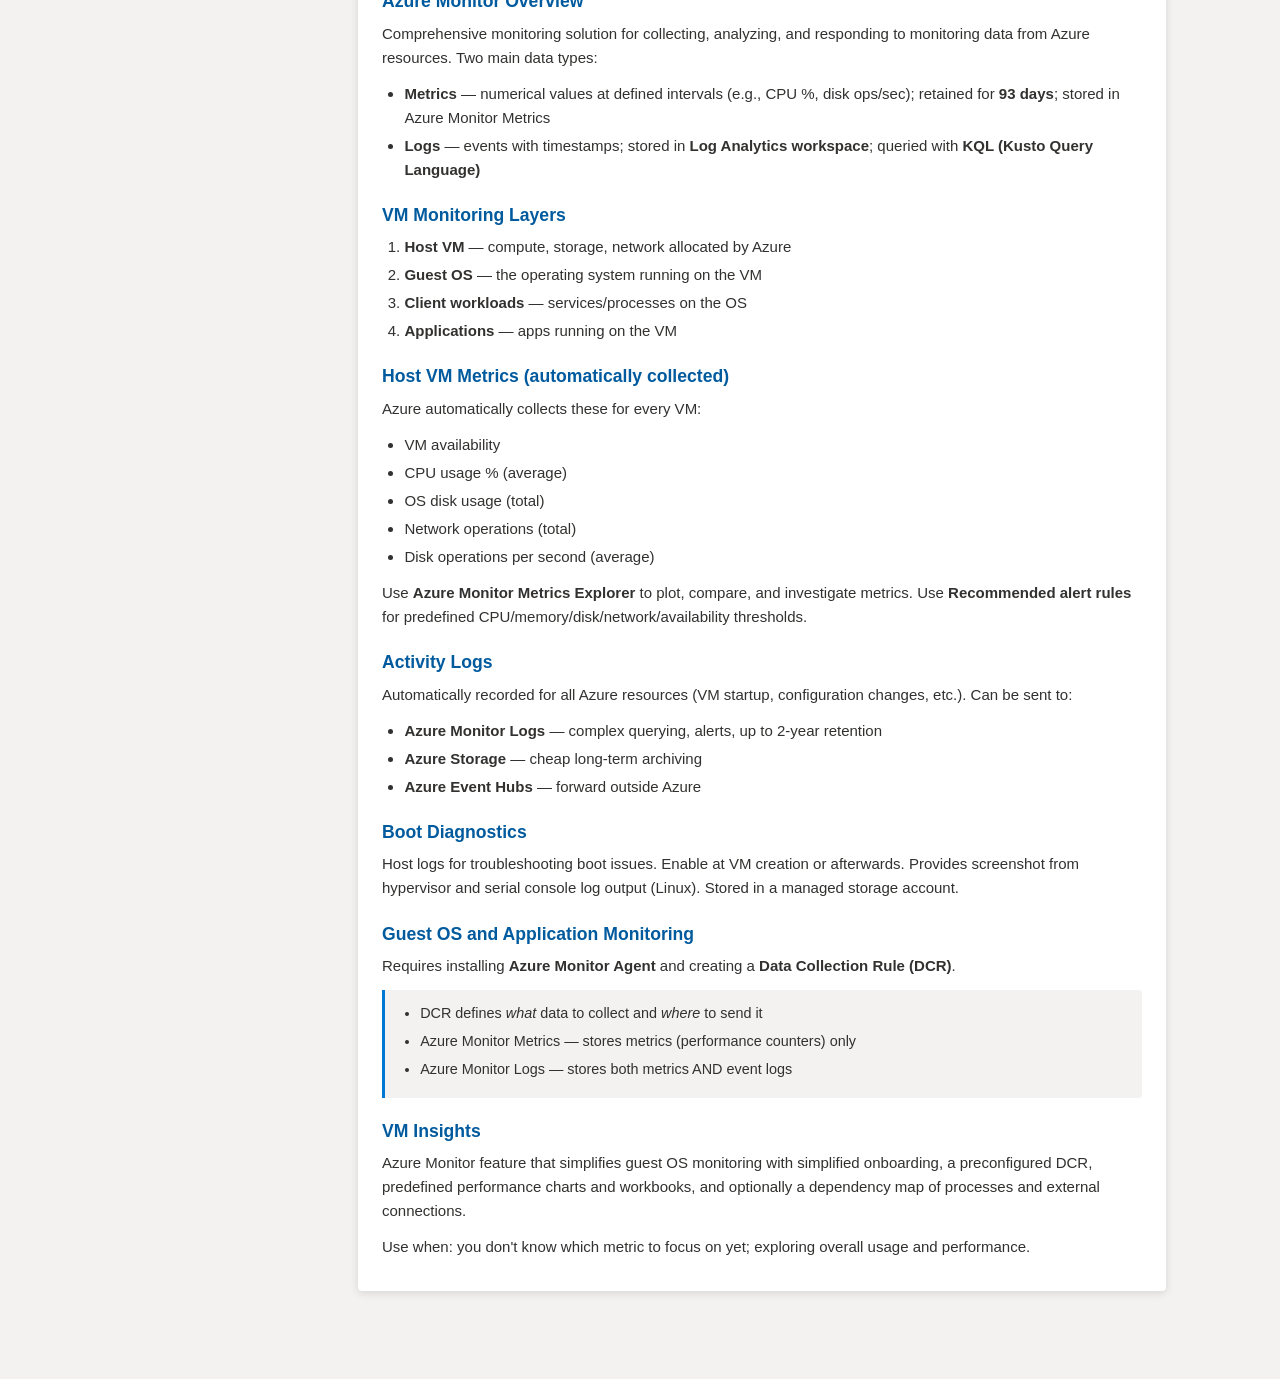
<file: html_review/module-6-review.html>
<!DOCTYPE html>
<html lang="en">
<head>
  <meta charset="UTF-8">
  <meta name="viewport" content="width=device-width, initial-scale=1.0">
  <title>Module 6 Review — AZ-104</title>
  <link rel="stylesheet" href="styles.css">
</head>
<body>

<header class="site-header">
  <div class="logo">AZ-104 <span>Study Guide</span></div>
  <nav>
    <a href="../index.html" class="back-link">← Home</a>
    <a href="module-6-quiz.html" class="btn btn-secondary btn-sm">Take Quiz</a>
  </nav>
</header>

<div class="page-container">

  <div class="page-hero">
    <h1>Module 6: Monitor &amp; Backup Resources</h1>
    <p class="subtitle">Azure Backup · Protect VMs with Backup · Monitor VMs with Diagnostic Data &nbsp;|&nbsp; <strong>10–15% of exam</strong></p>
    <div style="margin-top:1rem; display:flex; gap:0.75rem; flex-wrap:wrap;">
      <button class="btn btn-success btn-sm" onclick="markReviewed()">✓ Mark as Reviewed</button>
      <a href="module-6-quiz.html" class="btn btn-primary btn-sm">Take Quiz →</a>
    </div>
  </div>

  <div class="review-layout">
    <aside class="review-sidebar">
      <div class="review-sidebar-header">Contents</div>
      <nav>
        <a href="#azure-backup">6.1 Azure Backup</a>
        <a href="#vm-backup">6.2 Protect VMs</a>
        <a href="#monitor">6.3 VM Monitoring</a>
      </nav>
    </aside>

    <div class="review-content">

      <!-- 6.1 Azure Backup -->
      <div class="submodule-section" id="azure-backup">
        <div class="submodule-header"><h2>6.1 — Intro to Azure Backup</h2></div>
        <div class="submodule-body">

          <h3>What is Azure Backup?</h3>
          <p>An Azure service that provides <strong>zero-infrastructure, secure, cost-effective</strong> backup solutions for all Azure-managed data assets. Managed from a central console (<strong>Backup Center</strong>).</p>

          <h3>What Can Be Backed Up</h3>
          <ul>
            <li>Azure VMs (Windows and Linux)</li>
            <li>Azure Managed Disks</li>
            <li>Azure File Shares</li>
            <li>SQL Server and SAP HANA databases in Azure VMs</li>
            <li>Azure Blobs, Azure Database for PostgreSQL/MySQL</li>
            <li>Azure Kubernetes clusters</li>
            <li>On-premises files, folders, system state (via MARS agent)</li>
          </ul>

          <h3>Key Concepts</h3>
          <div class="key-points">
            <h4>RTO and RPO</h4>
            <ul>
              <li><strong>Recovery Time Objective (RTO)</strong> — maximum tolerable downtime after a disaster</li>
              <li><strong>Recovery Point Objective (RPO)</strong> — maximum tolerable data loss measured in time; determines backup frequency</li>
            </ul>
          </div>

          <h3>Azure Backup vs Azure Site Recovery</h3>
          <table style="width:100%;border-collapse:collapse;font-size:0.88rem;margin-bottom:1rem;">
            <thead><tr style="background:var(--azure-blue-lighter);"><th style="text-align:left;padding:0.4rem;border:1px solid var(--azure-blue-light);">Feature</th><th style="text-align:left;padding:0.4rem;border:1px solid var(--azure-blue-light);">Azure Backup</th><th style="text-align:left;padding:0.4rem;border:1px solid var(--azure-blue-light);">Azure Site Recovery</th></tr></thead>
            <tbody>
              <tr><td style="padding:0.35rem;border:1px solid var(--neutral-light);">Primary goal</td><td style="padding:0.35rem;border:1px solid var(--neutral-light);">Maintain point-in-time copies; go back in time</td><td style="padding:0.35rem;border:1px solid var(--neutral-light);">Near-real-time replication; enable failover</td></tr>
              <tr><td style="padding:0.35rem;border:1px solid var(--neutral-light);background:var(--neutral-lighter);">Use case</td><td style="padding:0.35rem;border:1px solid var(--neutral-light);background:var(--neutral-lighter);">Accidental deletion, data corruption, ransomware</td><td style="padding:0.35rem;border:1px solid var(--neutral-light);background:var(--neutral-lighter);">Region-wide disasters, business continuity</td></tr>
            </tbody>
          </table>

          <h3>Backup Storage Tiers</h3>
          <ul>
            <li><strong>Snapshot tier</strong> — stored locally for up to 5 days; fastest recovery (<em>instant restore</em>); retained in customer's subscription</li>
            <li><strong>Vault-standard tier</strong> — online storage in Recovery Services vault; isolated copy even if source is deleted; GRS recommended for vaults</li>
            <li><strong>Archive tier</strong> — long-term retention (LTR) for compliance; rarely accessed data at lowest cost</li>
          </ul>

          <h3>Security Features</h3>
          <div class="key-points">
            <ul>
              <li><strong>Soft delete</strong> — backup data retained for 14 additional days after deletion; protects against accidental/malicious deletion; <strong>free of charge</strong> during retention period</li>
              <li><strong>Enhanced soft delete</strong> — longer soft-delete period; can be set to "always on" (cannot be turned off)</li>
              <li><strong>RBAC</strong> — restrict backup/restore operations to authorized Backup Admins</li>
              <li>Data encrypted in transit and at rest; supports customer-managed keys (CMK) in Key Vault</li>
              <li>Azure VM backup uses Azure backbone network — no internet connectivity required</li>
            </ul>
          </div>

          <h3>Management Tools</h3>
          <ul>
            <li><strong>Recovery Services vault</strong> — stores backup data; defines policies; acts as RBAC boundary</li>
            <li><strong>Backup Center</strong> — single pane of glass across multiple workloads, vaults, subscriptions, regions, and Azure Lighthouse tenants</li>
            <li><strong>Backup Explorer</strong> — aggregated view of entire backup estate with drill-down troubleshooting</li>
          </ul>

          <h3>Backup Replication Options for Vaults</h3>
          <ul>
            <li><strong>LRS</strong> — lowest cost; basic protection; noncritical scenarios</li>
            <li><strong>GRS</strong> — recommended for backup scenarios; cross-region restore capability</li>
            <li><strong>ZRS</strong> — protects against datacenter-level failures; high-availability scenarios</li>
          </ul>

        </div>
      </div>

      <!-- 6.2 Protect VMs -->
      <div class="submodule-section" id="vm-backup">
        <div class="submodule-header"><h2>6.2 — Protect Virtual Machines with Azure Backup</h2></div>
        <div class="submodule-body">

          <h3>VM Backup Process</h3>
          <ol>
            <li>Configure backup policy (frequency, retention)</li>
            <li>At first backup: Azure installs a <strong>backup extension</strong> on the running VM
              <ul>
                <li>Windows: <strong>VM Snapshot</strong> extension (uses VSS — Volume Shadow Copy Service)</li>
                <li>Linux: <strong>VM SnapshotLinux</strong> extension (disk snapshot)</li>
              </ul>
            </li>
            <li>Snapshot is taken → stored locally (snapshot tier) → transferred to vault</li>
            <li>Subsequent backups transfer only <strong>changed blocks (delta/incremental)</strong></li>
          </ol>
          <p><strong>Prerequisite to back up a VM:</strong> Backup extensions must be installed.</p>

          <h3>Backup Types</h3>
          <div class="key-points">
            <ul>
              <li><strong>Full</strong> — entire database; max once per day (daily or weekly interval)</li>
              <li><strong>Differential</strong> — changes since last full backup; max once per day (not same day as full)</li>
              <li><strong>Transaction Log</strong> — point-in-time recovery up to a second; configurable every 15 minutes (SQL)</li>
              <li><strong>Incremental/hourly VM</strong> — Enhanced policy allows hourly VM backups (4, 6, 8, 12, or 24 hr intervals); min RPO of 4 hours</li>
              <li><strong>Selective disk backup</strong> — back up a subset of disks to reduce cost</li>
            </ul>
          </div>

          <h3>VM Snapshot Consistency Levels</h3>
          <ul>
            <li><strong>Application consistent</strong> — captures memory and pending I/O (VSS on Windows; pre/post scripts on Linux); best option for databases</li>
            <li><strong>File system consistent</strong> — consistent snapshot if VSS/scripts fail; apps may need cleanup on startup</li>
            <li><strong>Crash consistent</strong> — VM was shut down during backup; no I/O or memory captured; least reliable</li>
          </ul>

          <h3>Restore Options</h3>
          <div class="key-points">
            <ul>
              <li><strong>Create a new VM</strong> — creates a basic VM from a restore point; must be in same region as source</li>
              <li><strong>Restore disk</strong> — restores disk to a resource group; use to customize VM config or attach to existing VM</li>
              <li><strong>Replace existing</strong> — replaces disk on existing VM (VM must still exist; not available for encrypted VMs)</li>
              <li><strong>Cross-region restore</strong> — restore to Azure paired secondary region; supported for Create VM and Restore Disks</li>
              <li><strong>Cross-subscription restore</strong> — restore to different subscription in same tenant; requires CRR enabled on vault</li>
              <li><strong>File-level recovery</strong> — mount snapshot via iSCSI initiator to recover individual files (not supported for encrypted VMs — must restore full VM)</li>
            </ul>
          </div>

          <h3>Instant Restore</h3>
          <p>Restores from the <strong>snapshot tier</strong> (local) — faster than vault tier. Snapshots retained locally for up to <strong>5 days</strong>. After 5 days, use vault tier restore.</p>

        </div>
      </div>

      <!-- 6.3 Monitor VMs -->
      <div class="submodule-section" id="monitor">
        <div class="submodule-header"><h2>6.3 — Monitor Azure VMs Using Diagnostic Data</h2></div>
        <div class="submodule-body">

          <h3>Azure Monitor Overview</h3>
          <p>Comprehensive monitoring solution for collecting, analyzing, and responding to monitoring data from Azure resources. Two main data types:</p>
          <ul>
            <li><strong>Metrics</strong> — numerical values at defined intervals (e.g., CPU %, disk ops/sec); retained for <strong>93 days</strong>; stored in Azure Monitor Metrics</li>
            <li><strong>Logs</strong> — events with timestamps; stored in <strong>Log Analytics workspace</strong>; queried with <strong>KQL (Kusto Query Language)</strong></li>
          </ul>

          <h3>VM Monitoring Layers</h3>
          <ol>
            <li><strong>Host VM</strong> — compute, storage, network allocated by Azure</li>
            <li><strong>Guest OS</strong> — the operating system running on the VM</li>
            <li><strong>Client workloads</strong> — services/processes on the OS</li>
            <li><strong>Applications</strong> — apps running on the VM</li>
          </ol>

          <h3>Host VM Metrics (automatically collected)</h3>
          <p>Azure automatically collects these for every VM:</p>
          <ul>
            <li>VM availability</li>
            <li>CPU usage % (average)</li>
            <li>OS disk usage (total)</li>
            <li>Network operations (total)</li>
            <li>Disk operations per second (average)</li>
          </ul>
          <p>Use <strong>Azure Monitor Metrics Explorer</strong> to plot, compare, and investigate metrics. Use <strong>Recommended alert rules</strong> for predefined CPU/memory/disk/network/availability thresholds.</p>

          <h3>Activity Logs</h3>
          <p>Automatically recorded for all Azure resources (VM startup, configuration changes, etc.). Can be sent to:</p>
          <ul>
            <li><strong>Azure Monitor Logs</strong> — complex querying, alerts, up to 2-year retention</li>
            <li><strong>Azure Storage</strong> — cheap long-term archiving</li>
            <li><strong>Azure Event Hubs</strong> — forward outside Azure</li>
          </ul>

          <h3>Boot Diagnostics</h3>
          <p>Host logs for troubleshooting boot issues. Enable at VM creation or afterwards. Provides screenshot from hypervisor and serial console log output (Linux). Stored in a managed storage account.</p>

          <h3>Guest OS and Application Monitoring</h3>
          <p>Requires installing <strong>Azure Monitor Agent</strong> and creating a <strong>Data Collection Rule (DCR)</strong>.</p>
          <div class="key-points">
            <ul>
              <li>DCR defines <em>what</em> data to collect and <em>where</em> to send it</li>
              <li>Azure Monitor Metrics — stores metrics (performance counters) only</li>
              <li>Azure Monitor Logs — stores both metrics AND event logs</li>
            </ul>
          </div>

          <h3>VM Insights</h3>
          <p>Azure Monitor feature that simplifies guest OS monitoring with simplified onboarding, a preconfigured DCR, predefined performance charts and workbooks, and optionally a dependency map of processes and external connections.</p>
          <p>Use when: you don't know which metric to focus on yet; exploring overall usage and performance.</p>

        </div>
      </div>

    </div>
  </div>

</div>

<script>
function markReviewed() {
  localStorage.setItem('az104_reviewed_module_6', '1');
  const btn = event.target;
  btn.textContent = '✓ Reviewed!';
  btn.classList.remove('btn-success');
  btn.classList.add('btn-secondary');
  btn.disabled = true;
}
const sections = document.querySelectorAll('.submodule-section');
const navLinks = document.querySelectorAll('.review-sidebar nav a');
window.addEventListener('scroll', () => {
  let current = '';
  sections.forEach(s => { if (window.scrollY >= s.offsetTop - 120) current = s.id; });
  navLinks.forEach(a => { a.classList.toggle('current', a.getAttribute('href') === '#' + current); });
});
</script>
</body>
</html>
</file>
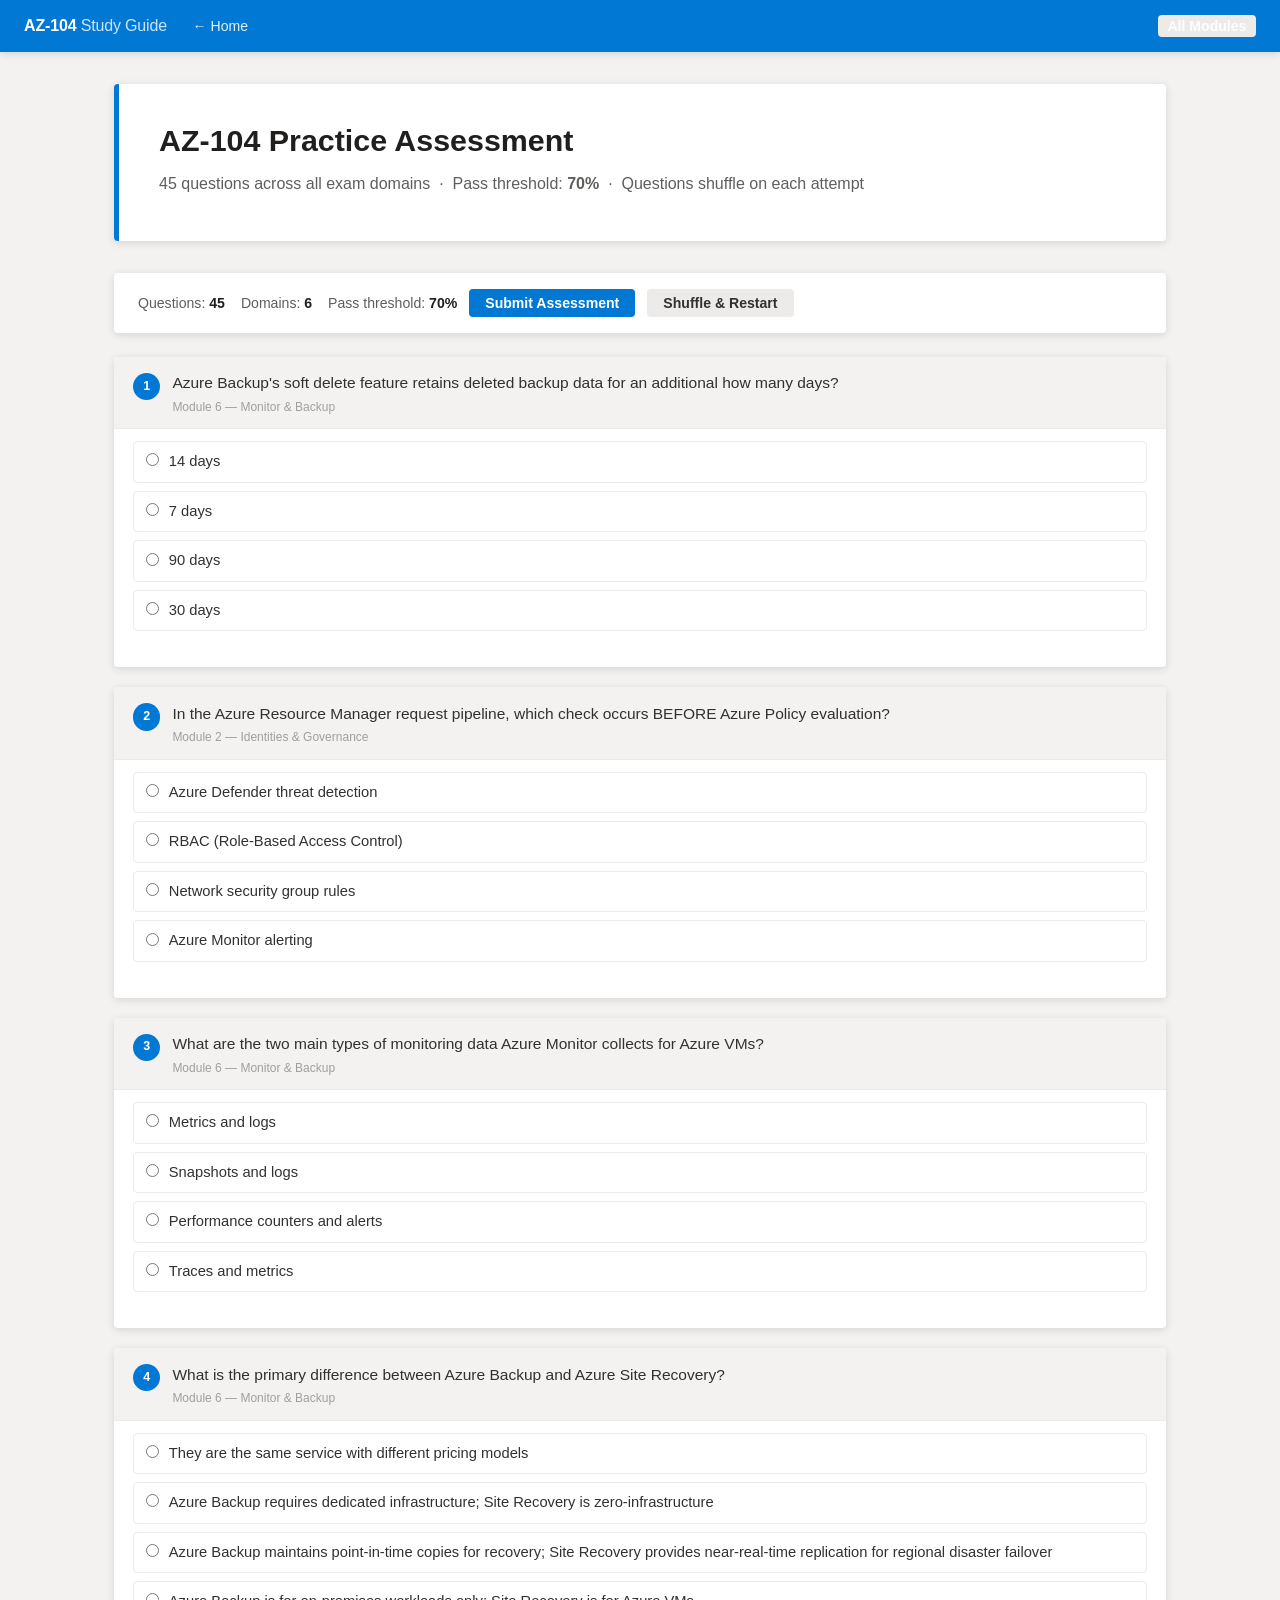
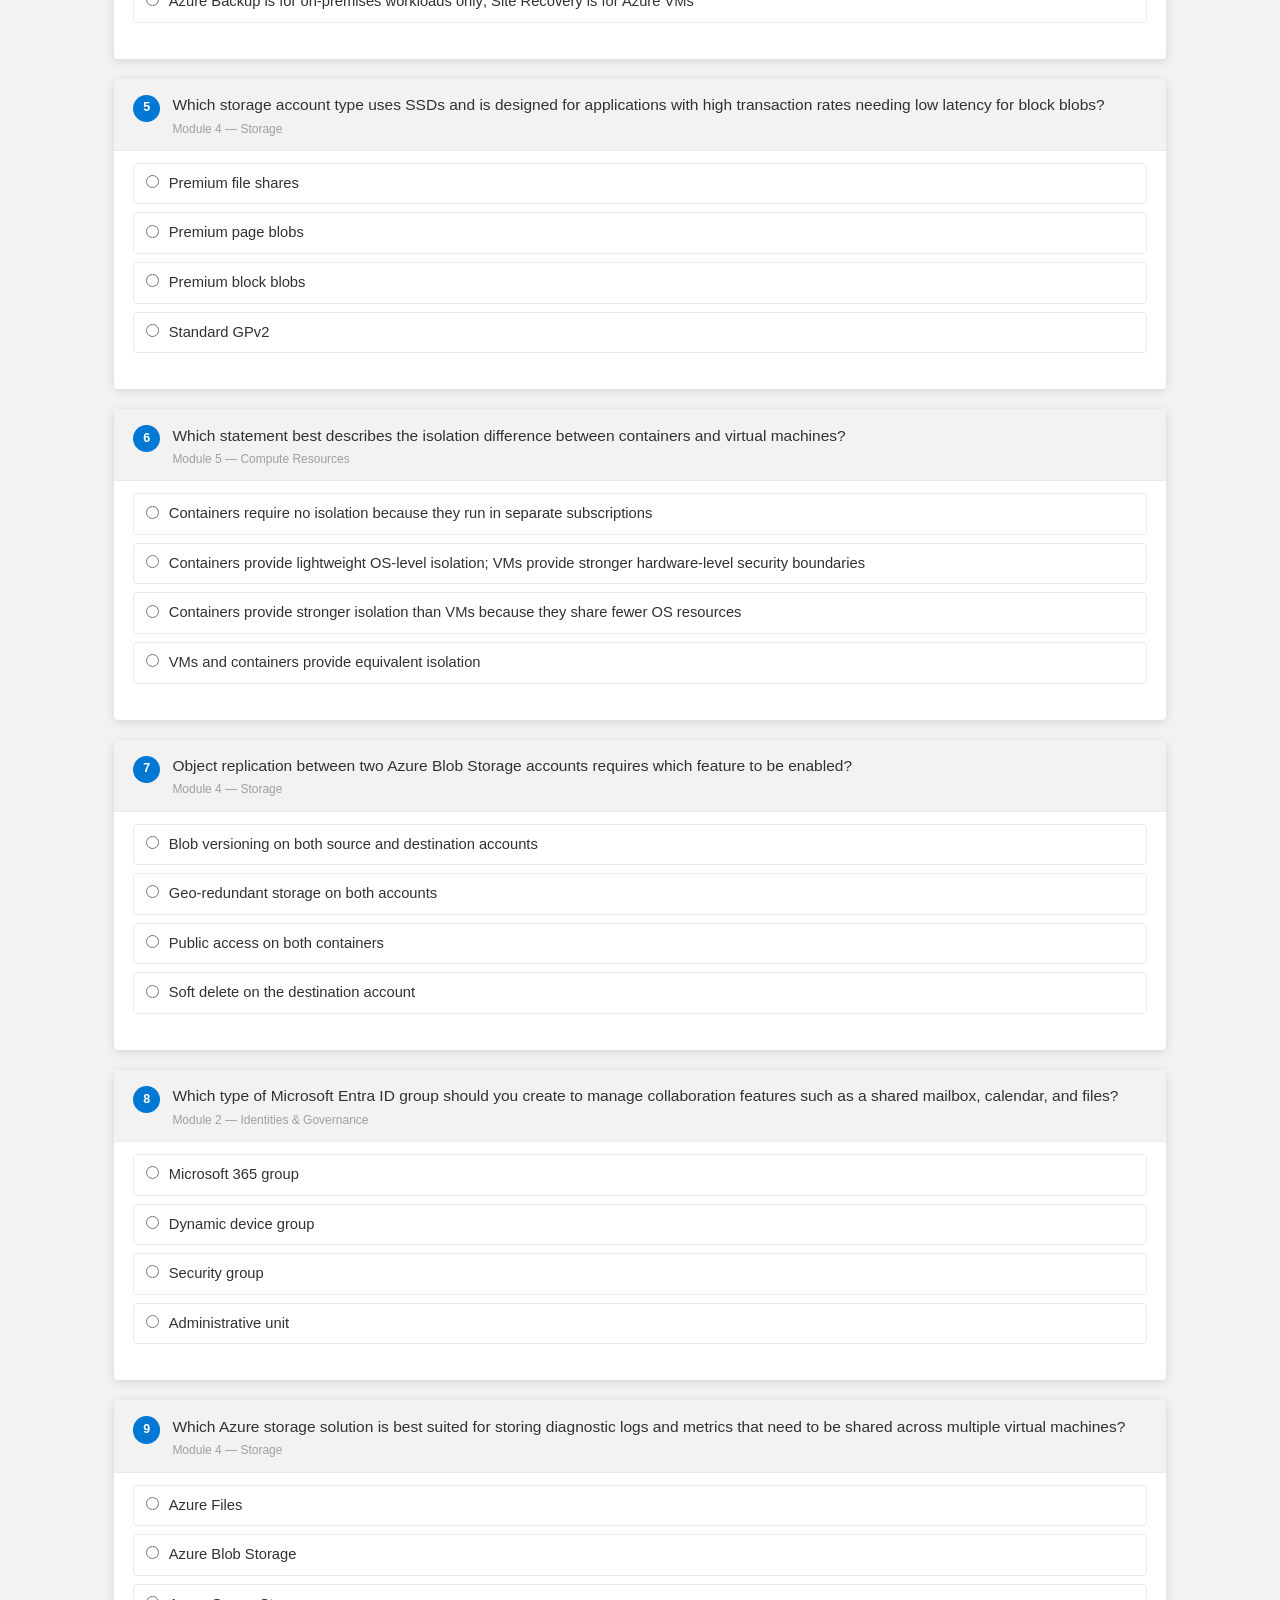
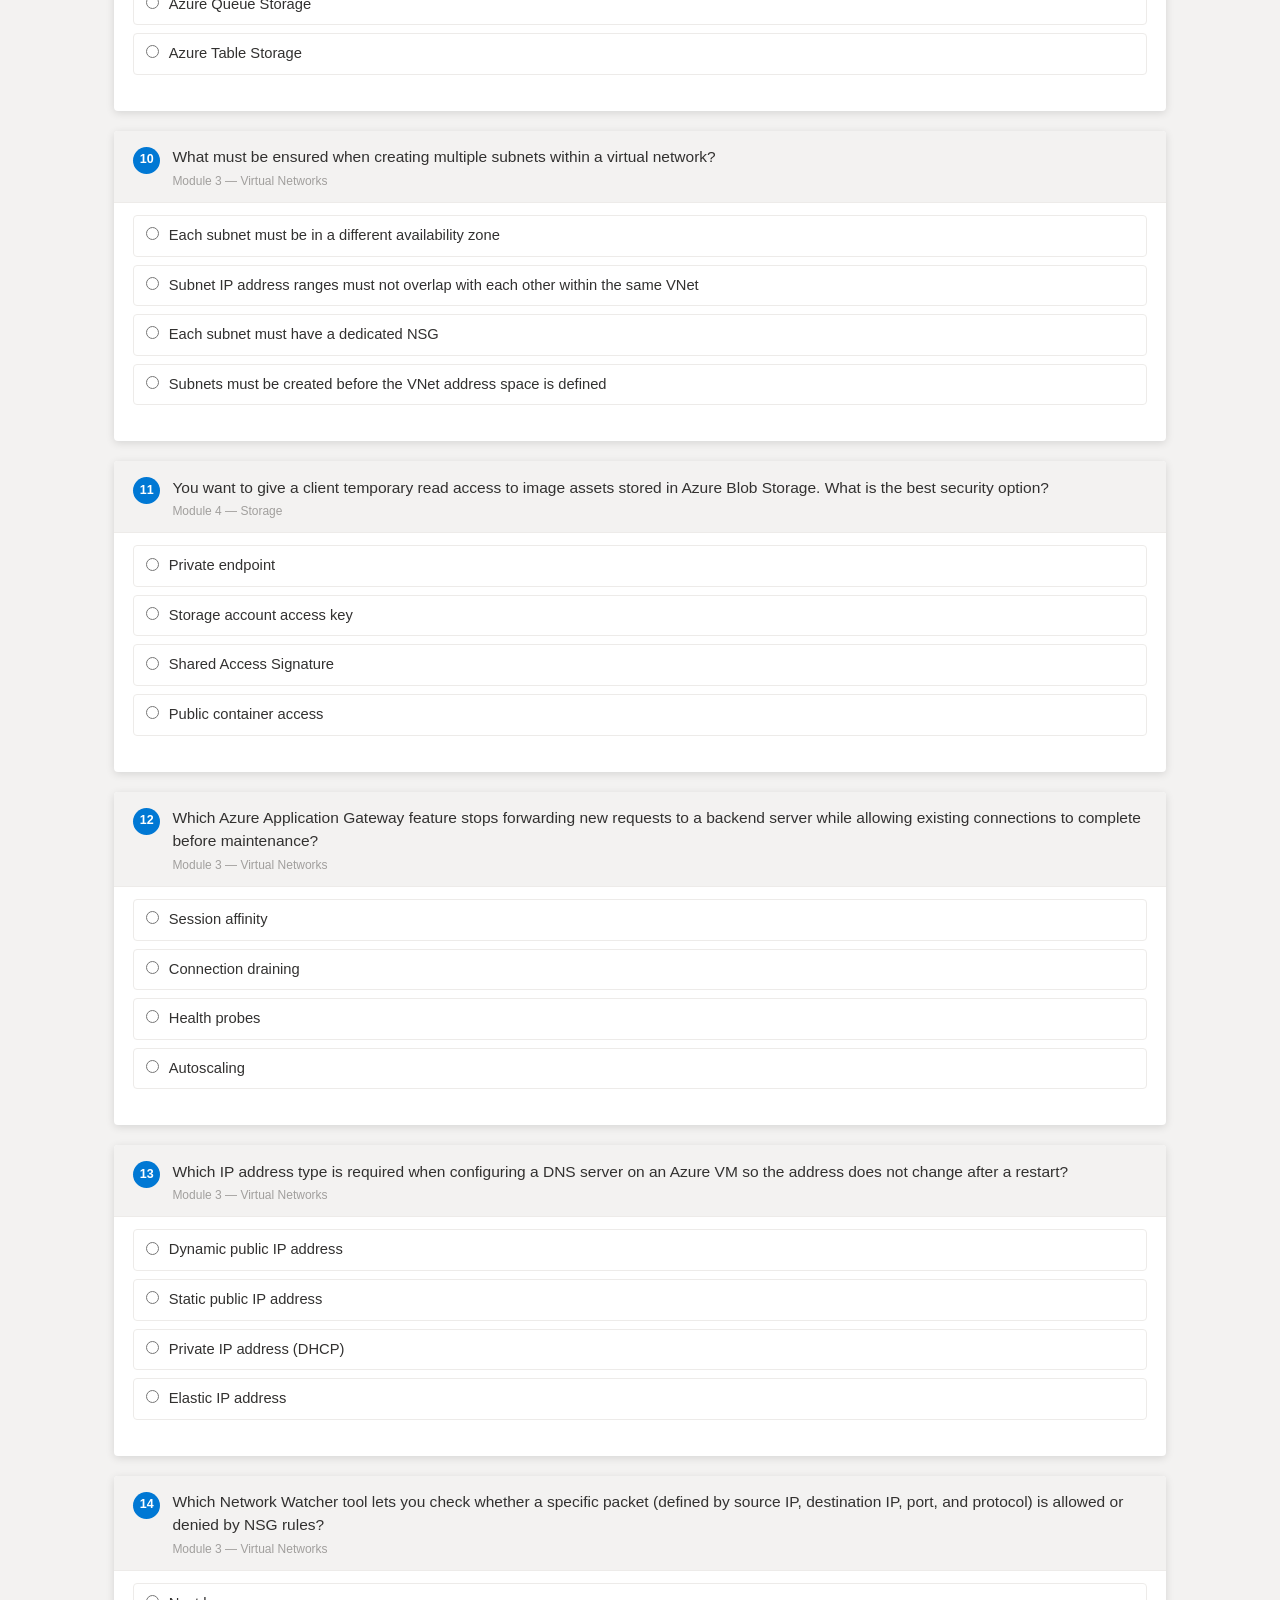
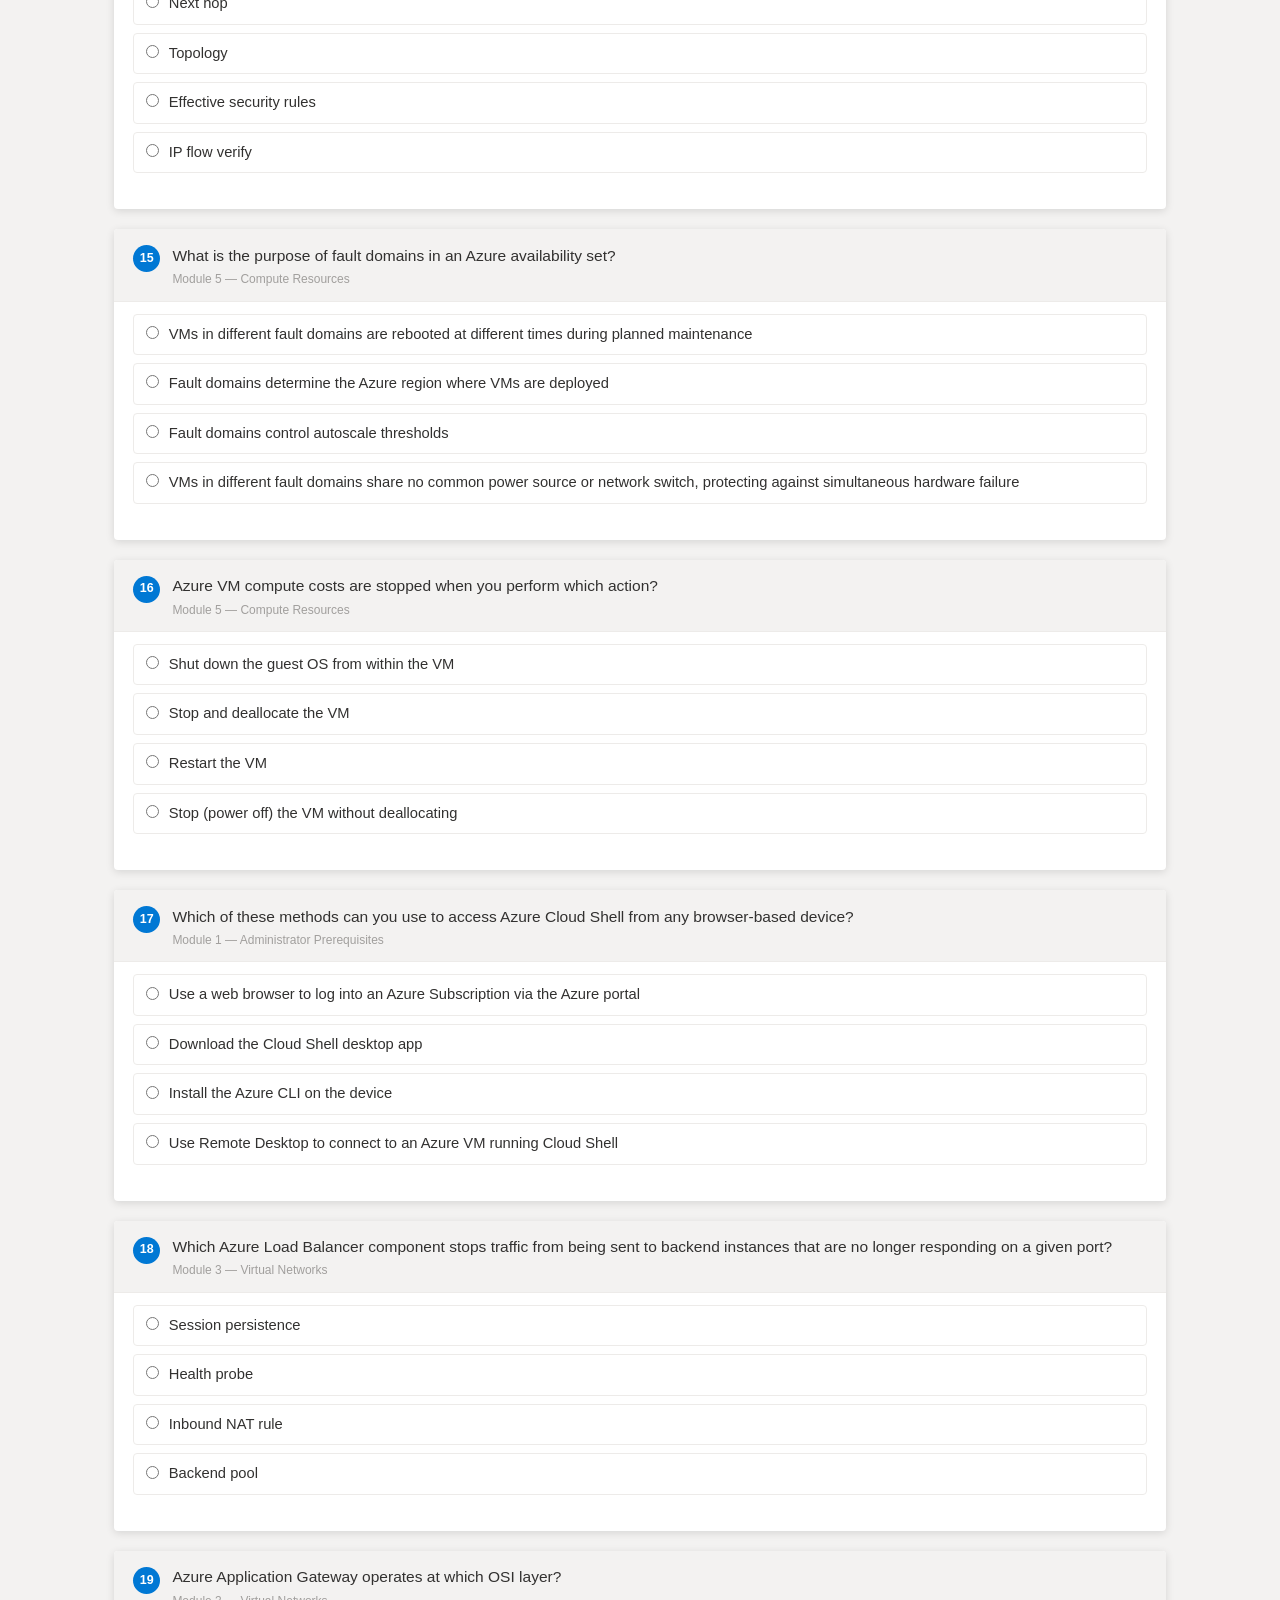
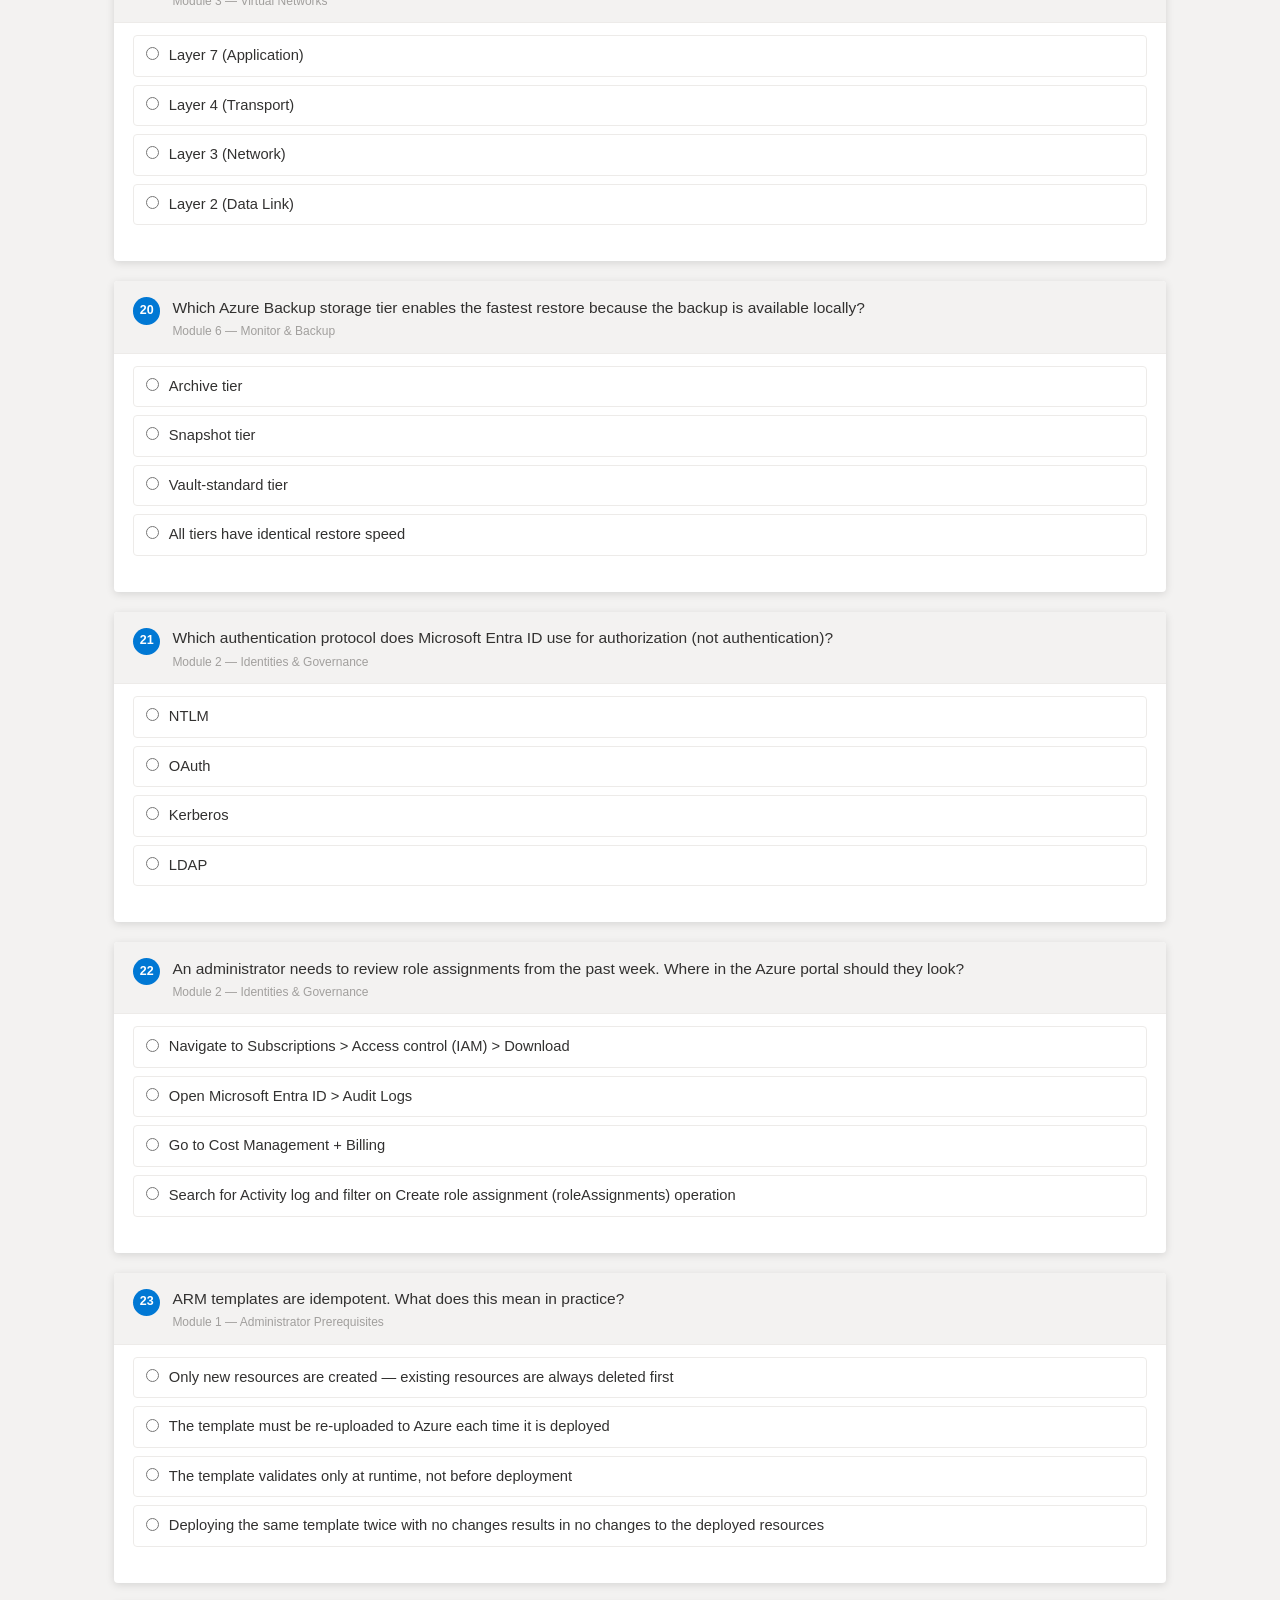
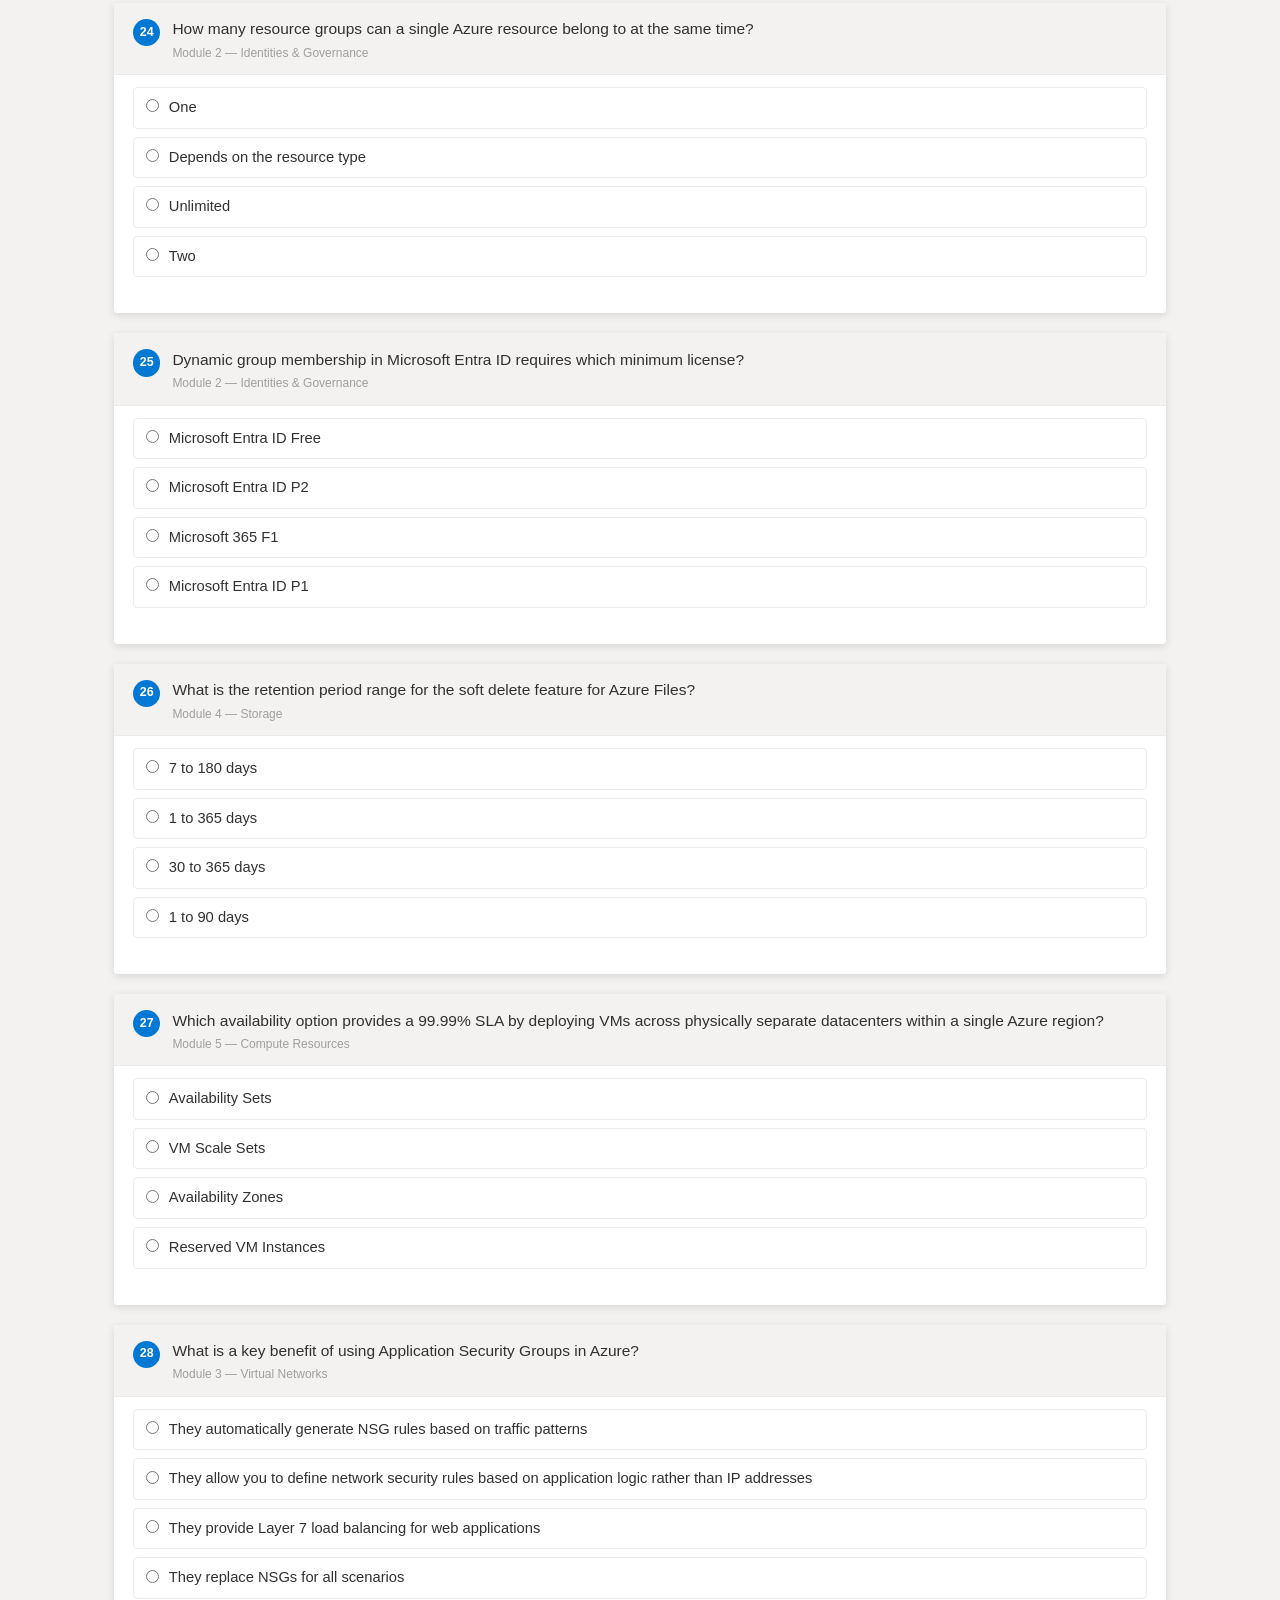
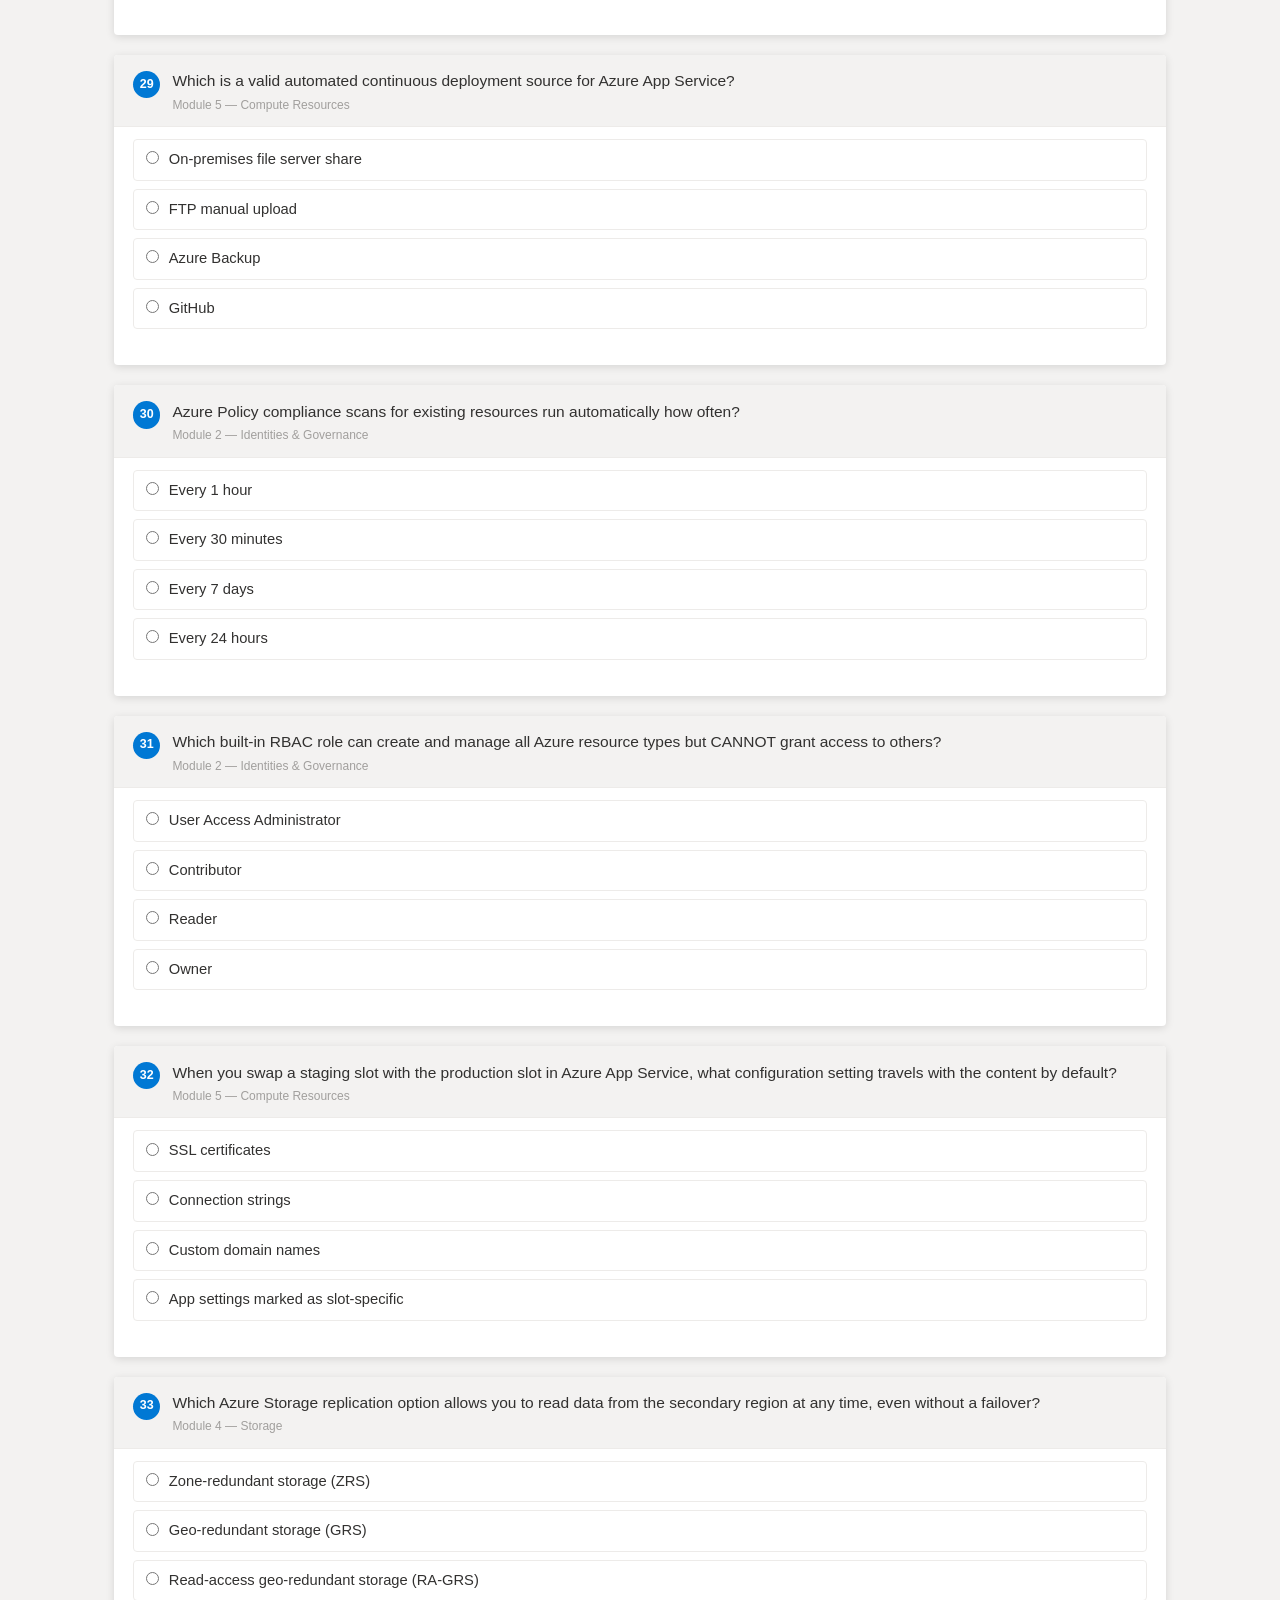
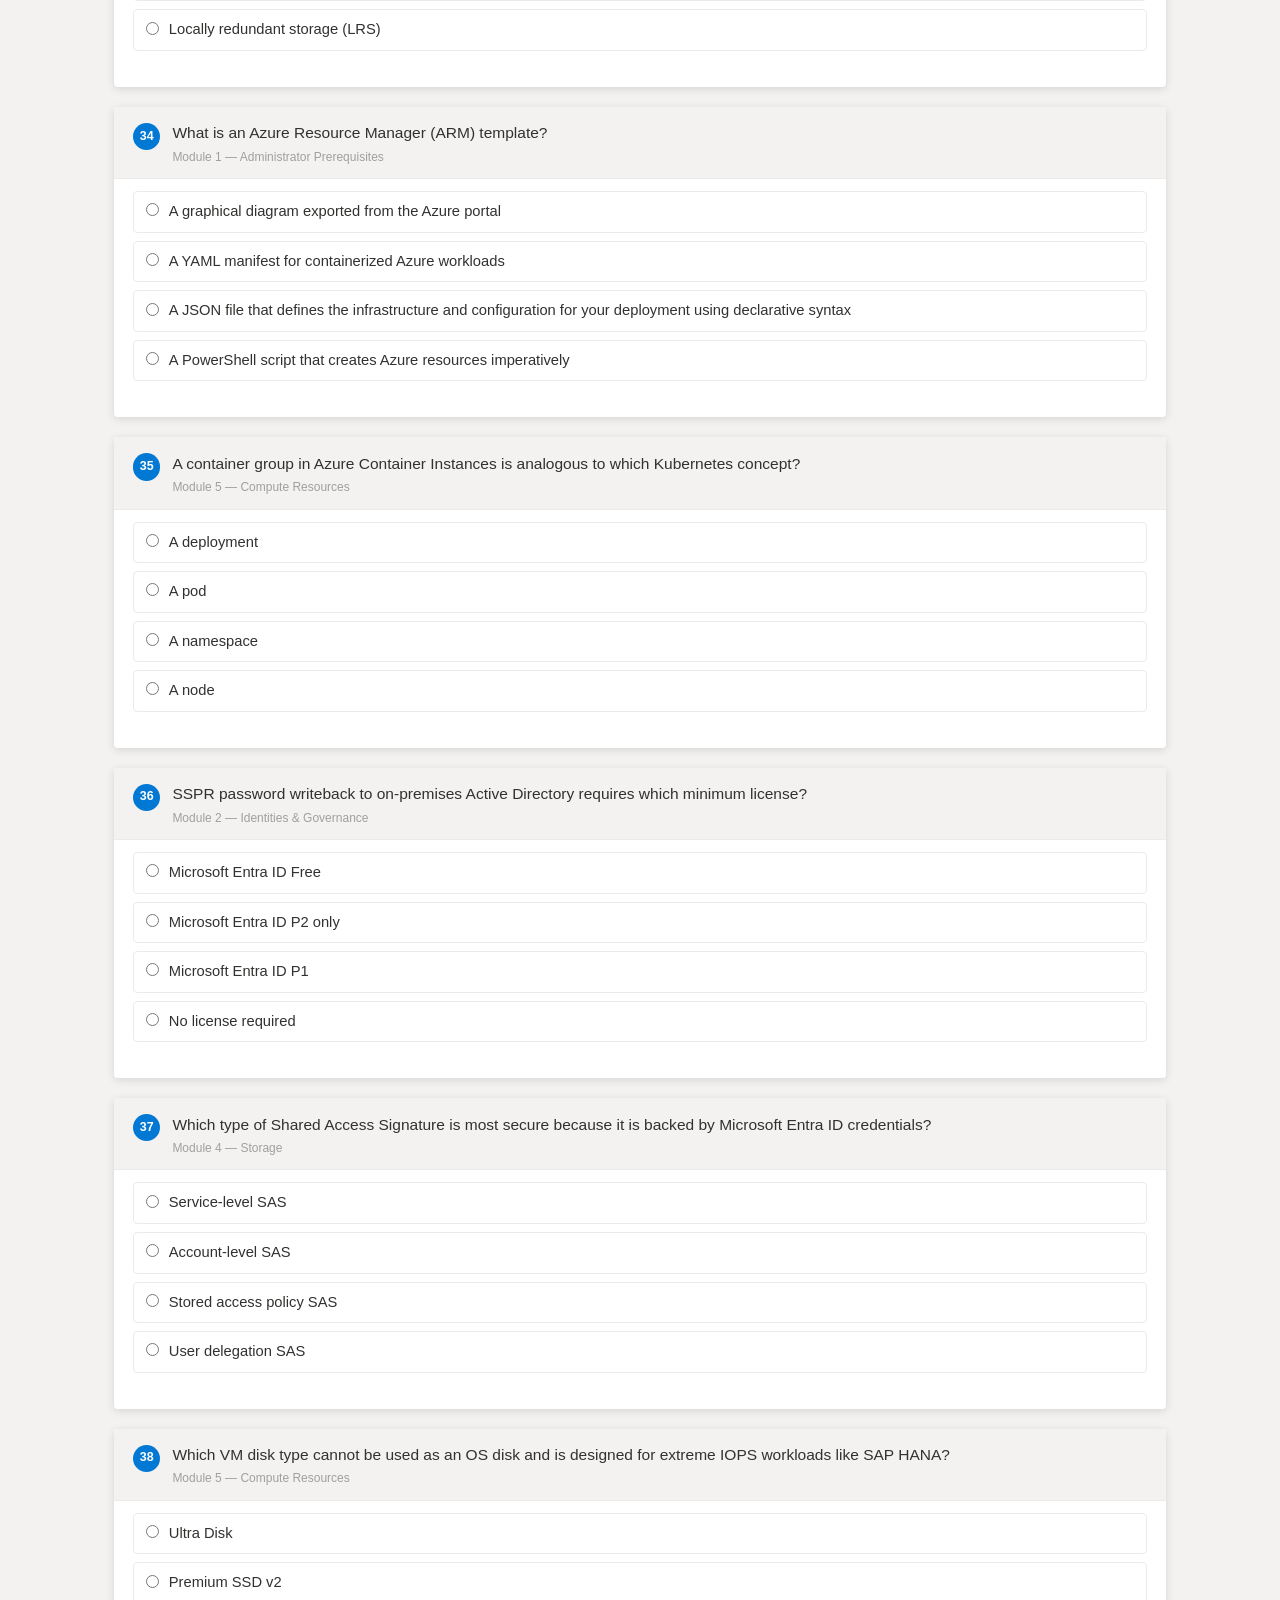
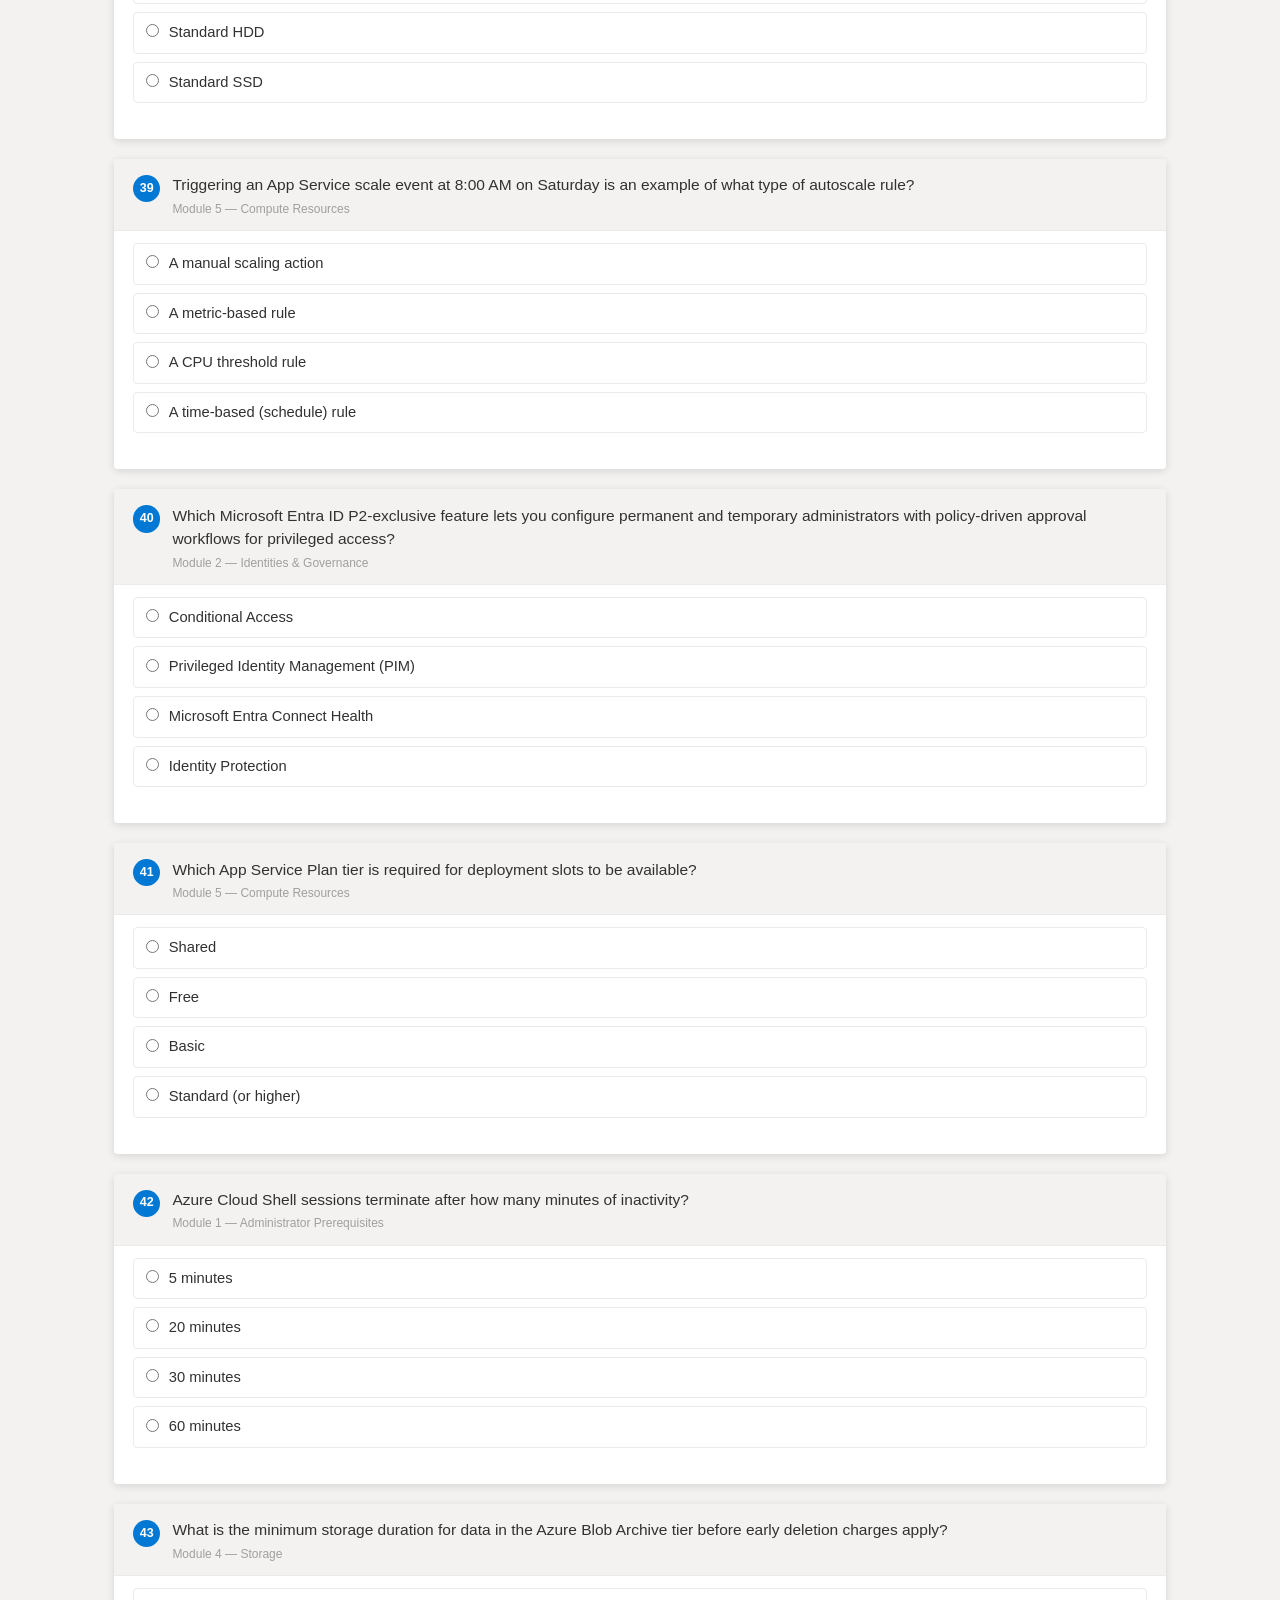
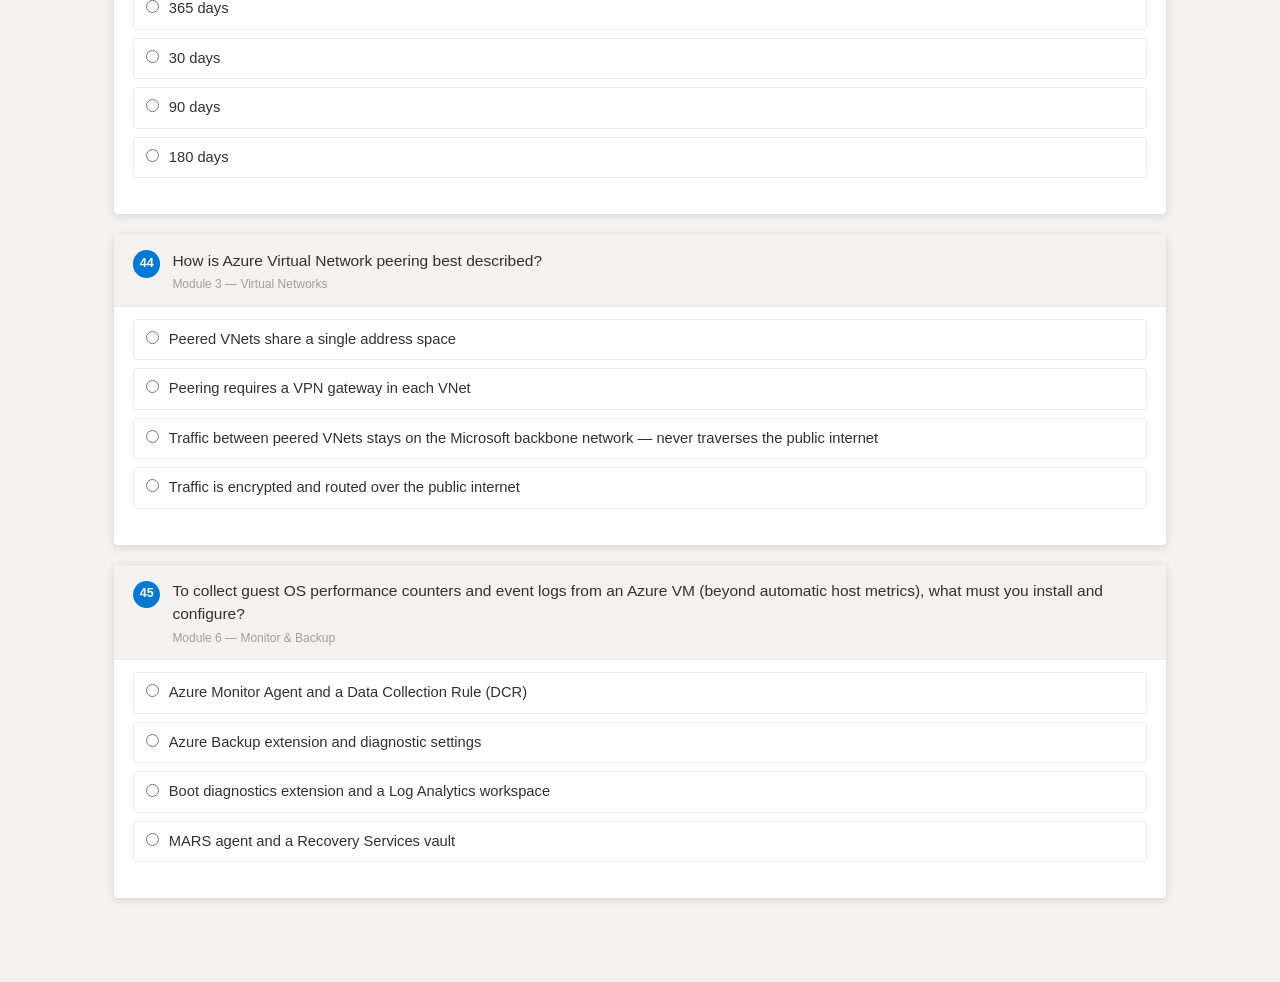
<file: html_review/practice-assessment.html>
<!DOCTYPE html>
<html lang="en">
<head>
  <meta charset="UTF-8">
  <meta name="viewport" content="width=device-width, initial-scale=1.0">
  <title>Practice Assessment — AZ-104</title>
  <link rel="stylesheet" href="styles.css">
  <style>
    .breakdown-table { width:100%; border-collapse:collapse; font-size:0.88rem; margin:1rem 0; }
    .breakdown-table th { text-align:left; padding:0.5rem 0.75rem; background:var(--azure-blue-lighter); border:1px solid var(--azure-blue-light); font-weight:600; }
    .breakdown-table td { padding:0.45rem 0.75rem; border:1px solid var(--neutral-light); }
    .breakdown-table tr:nth-child(even) td { background:var(--neutral-lighter); }
    .breakdown-table .m-pass { color:var(--success); font-weight:600; }
    .breakdown-table .m-fail { color:var(--error); font-weight:600; }
    .domain-bar { height:8px; background:var(--neutral-light); border-radius:4px; margin-top:0.3rem; overflow:hidden; }
    .domain-bar-fill { height:100%; border-radius:4px; transition:width 0.5s ease; }
  </style>
</head>
<body>

<header class="site-header">
  <div class="logo">AZ-104 <span>Study Guide</span></div>
  <nav>
    <a href="../index.html" class="back-link">← Home</a>
    <a href="../index.html#" class="btn btn-secondary btn-sm" onclick="window.location='../index.html'">All Modules</a>
  </nav>
</header>

<div class="page-container">

  <div class="page-hero">
    <h1>AZ-104 Practice Assessment</h1>
    <p class="subtitle">45 questions across all exam domains &nbsp;·&nbsp; Pass threshold: <strong>70%</strong> &nbsp;·&nbsp; Questions shuffle on each attempt</p>
  </div>

  <!-- Score Panel -->
  <div class="score-panel" id="score-panel">
    <div class="score-number" id="score-pct"></div>
    <div class="score-label" id="score-label"></div>
    <div class="score-bar-track" style="max-width:500px;"><div class="score-bar-fill" id="score-bar"></div></div>

    <!-- Per-module breakdown -->
    <div style="max-width:600px; margin:1.5rem auto 0; text-align:left;">
      <h3 style="font-size:0.95rem; margin-bottom:0.5rem; color:var(--neutral-secondary); text-transform:uppercase; letter-spacing:0.04em;">Domain Breakdown</h3>
      <table class="breakdown-table" id="breakdown-table">
        <thead><tr><th>Module</th><th>Domain</th><th>Score</th><th></th></tr></thead>
        <tbody id="breakdown-body"></tbody>
      </table>
      <p style="font-size:0.82rem; color:var(--neutral-secondary); margin-top:0.5rem;">Use this breakdown to identify modules to revisit before the exam.</p>
    </div>

    <div class="score-actions">
      <button class="btn btn-secondary" onclick="retakeAssessment()">Retake Assessment</button>
      <button class="btn btn-success" id="btn-complete" onclick="markComplete()" disabled>Mark as Exam Ready</button>
    </div>
  </div>

  <!-- Controls -->
  <div class="quiz-controls">
    <div class="quiz-meta">
      <span>Questions: <strong>45</strong></span>
      <span>Domains: <strong>6</strong></span>
      <span>Pass threshold: <strong>70%</strong></span>
    </div>
    <button class="btn btn-primary" onclick="submitAssessment()" id="btn-submit">Submit Assessment</button>
    <button class="btn btn-secondary" onclick="retakeAssessment()">Shuffle &amp; Restart</button>
  </div>

  <!-- Questions -->
  <div id="quiz-container"></div>

</div>

<script>
// ─── Question Bank ─────────────────────────────────────────────────────────
// 4 from M1, 10 from M2, 8 from M3, 8 from M4, 10 from M5, 5 from M6 = 45

const BANK = [
  // ── Module 1: Administrator Prerequisites (4) ─────────────────────────
  { m:1, label:"Module 1", domain:"Administrator Prerequisites",
    q:"Which of these methods can you use to access Azure Cloud Shell from any browser-based device?",
    options:["Use a web browser to log into an Azure Subscription via the Azure portal","Install the Azure CLI on the device","Use Remote Desktop to connect to an Azure VM running Cloud Shell","Download the Cloud Shell desktop app"],
    answer:0 },
  { m:1, label:"Module 1", domain:"Administrator Prerequisites",
    q:"Azure Cloud Shell sessions terminate after how many minutes of inactivity?",
    options:["20 minutes","5 minutes","60 minutes","30 minutes"],
    answer:0 },
  { m:1, label:"Module 1", domain:"Administrator Prerequisites",
    q:"What is an Azure Resource Manager (ARM) template?",
    options:["A JSON file that defines the infrastructure and configuration for your deployment using declarative syntax","A PowerShell script that creates Azure resources imperatively","A YAML manifest for containerized Azure workloads","A graphical diagram exported from the Azure portal"],
    answer:0 },
  { m:1, label:"Module 1", domain:"Administrator Prerequisites",
    q:"ARM templates are idempotent. What does this mean in practice?",
    options:["Deploying the same template twice with no changes results in no changes to the deployed resources","The template must be re-uploaded to Azure each time it is deployed","Only new resources are created — existing resources are always deleted first","The template validates only at runtime, not before deployment"],
    answer:0 },

  // ── Module 2: Identities & Governance (10) ───────────────────────────
  { m:2, label:"Module 2", domain:"Identities & Governance",
    q:"Which authentication protocol does Microsoft Entra ID use for authorization (not authentication)?",
    options:["OAuth","Kerberos","LDAP","NTLM"],
    answer:0 },
  { m:2, label:"Module 2", domain:"Identities & Governance",
    q:"Which Microsoft Entra ID P2-exclusive feature lets you configure permanent and temporary administrators with policy-driven approval workflows for privileged access?",
    options:["Privileged Identity Management (PIM)","Conditional Access","Identity Protection","Microsoft Entra Connect Health"],
    answer:0 },
  { m:2, label:"Module 2", domain:"Identities & Governance",
    q:"Which type of Microsoft Entra ID group should you create to manage collaboration features such as a shared mailbox, calendar, and files?",
    options:["Microsoft 365 group","Security group","Dynamic device group","Administrative unit"],
    answer:0 },
  { m:2, label:"Module 2", domain:"Identities & Governance",
    q:"Dynamic group membership in Microsoft Entra ID requires which minimum license?",
    options:["Microsoft Entra ID P1","Microsoft Entra ID Free","Microsoft Entra ID P2","Microsoft 365 F1"],
    answer:0 },
  { m:2, label:"Module 2", domain:"Identities & Governance",
    q:"How many resource groups can a single Azure resource belong to at the same time?",
    options:["One","Two","Unlimited","Depends on the resource type"],
    answer:0 },
  { m:2, label:"Module 2", domain:"Identities & Governance",
    q:"Azure Policy compliance scans for existing resources run automatically how often?",
    options:["Every 24 hours","Every 1 hour","Every 7 days","Every 30 minutes"],
    answer:0 },
  { m:2, label:"Module 2", domain:"Identities & Governance",
    q:"In the Azure Resource Manager request pipeline, which check occurs BEFORE Azure Policy evaluation?",
    options:["RBAC (Role-Based Access Control)","Azure Defender threat detection","Azure Monitor alerting","Network security group rules"],
    answer:0 },
  { m:2, label:"Module 2", domain:"Identities & Governance",
    q:"Which built-in RBAC role can create and manage all Azure resource types but CANNOT grant access to others?",
    options:["Contributor","Owner","Reader","User Access Administrator"],
    answer:0 },
  { m:2, label:"Module 2", domain:"Identities & Governance",
    q:"SSPR password writeback to on-premises Active Directory requires which minimum license?",
    options:["Microsoft Entra ID P1","Microsoft Entra ID Free","No license required","Microsoft Entra ID P2 only"],
    answer:0 },
  { m:2, label:"Module 2", domain:"Identities & Governance",
    q:"An administrator needs to review role assignments from the past week. Where in the Azure portal should they look?",
    options:["Search for Activity log and filter on Create role assignment (roleAssignments) operation","Navigate to Subscriptions > Access control (IAM) > Download","Open Microsoft Entra ID > Audit Logs","Go to Cost Management + Billing"],
    answer:0 },

  // ── Module 3: Virtual Networks (8) ───────────────────────────────────
  { m:3, label:"Module 3", domain:"Virtual Networks",
    q:"What must be ensured when creating multiple subnets within a virtual network?",
    options:["Subnet IP address ranges must not overlap with each other within the same VNet","Each subnet must be in a different availability zone","Subnets must be created before the VNet address space is defined","Each subnet must have a dedicated NSG"],
    answer:0 },
  { m:3, label:"Module 3", domain:"Virtual Networks",
    q:"Which IP address type is required when configuring a DNS server on an Azure VM so the address does not change after a restart?",
    options:["Static public IP address","Dynamic public IP address","Private IP address (DHCP)","Elastic IP address"],
    answer:0 },
  { m:3, label:"Module 3", domain:"Virtual Networks",
    q:"What is a key benefit of using Application Security Groups in Azure?",
    options:["They allow you to define network security rules based on application logic rather than IP addresses","They provide Layer 7 load balancing for web applications","They automatically generate NSG rules based on traffic patterns","They replace NSGs for all scenarios"],
    answer:0 },
  { m:3, label:"Module 3", domain:"Virtual Networks",
    q:"How is Azure Virtual Network peering best described?",
    options:["Traffic between peered VNets stays on the Microsoft backbone network — never traverses the public internet","Traffic is encrypted and routed over the public internet","Peered VNets share a single address space","Peering requires a VPN gateway in each VNet"],
    answer:0 },
  { m:3, label:"Module 3", domain:"Virtual Networks",
    q:"Which Azure Load Balancer component stops traffic from being sent to backend instances that are no longer responding on a given port?",
    options:["Health probe","Session persistence","Inbound NAT rule","Backend pool"],
    answer:0 },
  { m:3, label:"Module 3", domain:"Virtual Networks",
    q:"Azure Application Gateway operates at which OSI layer?",
    options:["Layer 7 (Application)","Layer 4 (Transport)","Layer 3 (Network)","Layer 2 (Data Link)"],
    answer:0 },
  { m:3, label:"Module 3", domain:"Virtual Networks",
    q:"Which Azure Application Gateway feature stops forwarding new requests to a backend server while allowing existing connections to complete before maintenance?",
    options:["Connection draining","Session affinity","Health probes","Autoscaling"],
    answer:0 },
  { m:3, label:"Module 3", domain:"Virtual Networks",
    q:"Which Network Watcher tool lets you check whether a specific packet (defined by source IP, destination IP, port, and protocol) is allowed or denied by NSG rules?",
    options:["IP flow verify","Effective security rules","Next hop","Topology"],
    answer:0 },

  // ── Module 4: Storage (8) ─────────────────────────────────────────────
  { m:4, label:"Module 4", domain:"Storage",
    q:"Which Azure Storage replication option allows you to read data from the secondary region at any time, even without a failover?",
    options:["Read-access geo-redundant storage (RA-GRS)","Geo-redundant storage (GRS)","Zone-redundant storage (ZRS)","Locally redundant storage (LRS)"],
    answer:0 },
  { m:4, label:"Module 4", domain:"Storage",
    q:"Which storage account type uses SSDs and is designed for applications with high transaction rates needing low latency for block blobs?",
    options:["Premium block blobs","Standard GPv2","Premium page blobs","Premium file shares"],
    answer:0 },
  { m:4, label:"Module 4", domain:"Storage",
    q:"What is the minimum storage duration for data in the Azure Blob Archive tier before early deletion charges apply?",
    options:["180 days","30 days","90 days","365 days"],
    answer:0 },
  { m:4, label:"Module 4", domain:"Storage",
    q:"Object replication between two Azure Blob Storage accounts requires which feature to be enabled?",
    options:["Blob versioning on both source and destination accounts","Geo-redundant storage on both accounts","Soft delete on the destination account","Public access on both containers"],
    answer:0 },
  { m:4, label:"Module 4", domain:"Storage",
    q:"Which type of Shared Access Signature is most secure because it is backed by Microsoft Entra ID credentials?",
    options:["User delegation SAS","Account-level SAS","Service-level SAS","Stored access policy SAS"],
    answer:0 },
  { m:4, label:"Module 4", domain:"Storage",
    q:"You want to give a client temporary read access to image assets stored in Azure Blob Storage. What is the best security option?",
    options:["Shared Access Signature","Storage account access key","Public container access","Private endpoint"],
    answer:0 },
  { m:4, label:"Module 4", domain:"Storage",
    q:"Which Azure storage solution is best suited for storing diagnostic logs and metrics that need to be shared across multiple virtual machines?",
    options:["Azure Files","Azure Blob Storage","Azure Queue Storage","Azure Table Storage"],
    answer:0 },
  { m:4, label:"Module 4", domain:"Storage",
    q:"What is the retention period range for the soft delete feature for Azure Files?",
    options:["1 to 365 days","7 to 180 days","30 to 365 days","1 to 90 days"],
    answer:0 },

  // ── Module 5: Compute (10) ────────────────────────────────────────────
  { m:5, label:"Module 5", domain:"Compute Resources",
    q:"Azure VM compute costs are stopped when you perform which action?",
    options:["Stop and deallocate the VM","Stop (power off) the VM without deallocating","Shut down the guest OS from within the VM","Restart the VM"],
    answer:0 },
  { m:5, label:"Module 5", domain:"Compute Resources",
    q:"Which VM disk type cannot be used as an OS disk and is designed for extreme IOPS workloads like SAP HANA?",
    options:["Ultra Disk","Premium SSD v2","Standard SSD","Standard HDD"],
    answer:0 },
  { m:5, label:"Module 5", domain:"Compute Resources",
    q:"What is the purpose of fault domains in an Azure availability set?",
    options:["VMs in different fault domains share no common power source or network switch, protecting against simultaneous hardware failure","VMs in different fault domains are rebooted at different times during planned maintenance","Fault domains determine the Azure region where VMs are deployed","Fault domains control autoscale thresholds"],
    answer:0 },
  { m:5, label:"Module 5", domain:"Compute Resources",
    q:"Which availability option provides a 99.99% SLA by deploying VMs across physically separate datacenters within a single Azure region?",
    options:["Availability Zones","Availability Sets","VM Scale Sets","Reserved VM Instances"],
    answer:0 },
  { m:5, label:"Module 5", domain:"Compute Resources",
    q:"Triggering an App Service scale event at 8:00 AM on Saturday is an example of what type of autoscale rule?",
    options:["A time-based (schedule) rule","A metric-based rule","A CPU threshold rule","A manual scaling action"],
    answer:0 },
  { m:5, label:"Module 5", domain:"Compute Resources",
    q:"Which App Service Plan tier is required for deployment slots to be available?",
    options:["Standard (or higher)","Basic","Free","Shared"],
    answer:0 },
  { m:5, label:"Module 5", domain:"Compute Resources",
    q:"When you swap a staging slot with the production slot in Azure App Service, what configuration setting travels with the content by default?",
    options:["Connection strings","App settings marked as slot-specific","Custom domain names","SSL certificates"],
    answer:0 },
  { m:5, label:"Module 5", domain:"Compute Resources",
    q:"Which is a valid automated continuous deployment source for Azure App Service?",
    options:["GitHub","FTP manual upload","Azure Backup","On-premises file server share"],
    answer:0 },
  { m:5, label:"Module 5", domain:"Compute Resources",
    q:"Which statement best describes the isolation difference between containers and virtual machines?",
    options:["Containers provide lightweight OS-level isolation; VMs provide stronger hardware-level security boundaries","Containers provide stronger isolation than VMs because they share fewer OS resources","VMs and containers provide equivalent isolation","Containers require no isolation because they run in separate subscriptions"],
    answer:0 },
  { m:5, label:"Module 5", domain:"Compute Resources",
    q:"A container group in Azure Container Instances is analogous to which Kubernetes concept?",
    options:["A pod","A node","A namespace","A deployment"],
    answer:0 },

  // ── Module 6: Monitor & Backup (5) ───────────────────────────────────
  { m:6, label:"Module 6", domain:"Monitor & Backup",
    q:"Which Azure Backup storage tier enables the fastest restore because the backup is available locally?",
    options:["Snapshot tier","Vault-standard tier","Archive tier","All tiers have identical restore speed"],
    answer:0 },
  { m:6, label:"Module 6", domain:"Monitor & Backup",
    q:"What is the primary difference between Azure Backup and Azure Site Recovery?",
    options:["Azure Backup maintains point-in-time copies for recovery; Site Recovery provides near-real-time replication for regional disaster failover","Azure Backup is for on-premises workloads only; Site Recovery is for Azure VMs","Azure Backup requires dedicated infrastructure; Site Recovery is zero-infrastructure","They are the same service with different pricing models"],
    answer:0 },
  { m:6, label:"Module 6", domain:"Monitor & Backup",
    q:"Azure Backup's soft delete feature retains deleted backup data for an additional how many days?",
    options:["14 days","7 days","30 days","90 days"],
    answer:0 },
  { m:6, label:"Module 6", domain:"Monitor & Backup",
    q:"What are the two main types of monitoring data Azure Monitor collects for Azure VMs?",
    options:["Metrics and logs","Snapshots and logs","Performance counters and alerts","Traces and metrics"],
    answer:0 },
  { m:6, label:"Module 6", domain:"Monitor & Backup",
    q:"To collect guest OS performance counters and event logs from an Azure VM (beyond automatic host metrics), what must you install and configure?",
    options:["Azure Monitor Agent and a Data Collection Rule (DCR)","Boot diagnostics extension and a Log Analytics workspace","MARS agent and a Recovery Services vault","Azure Backup extension and diagnostic settings"],
    answer:0 },
];

// ─── Quiz Engine ──────────────────────────────────────────────────────────
let questions = [];
let moduleMap = {}; // m → {total, correct, label, domain}

function shuffle(arr) {
  const a = [...arr];
  for (let i = a.length - 1; i > 0; i--) {
    const j = Math.floor(Math.random() * (i + 1));
    [a[i], a[j]] = [a[j], a[i]];
  }
  return a;
}

function buildAssessment() {
  questions = shuffle(BANK);
  const container = document.getElementById('quiz-container');
  container.innerHTML = '';
  questions.forEach((q, i) => {
    const opts = shuffle(q.options.map((o, idx) => ({ text: o, origIdx: idx })));
    const correctShuffledIdx = opts.findIndex(o => o.origIdx === q.answer);
    const card = document.createElement('div');
    card.className = 'question-card';
    card.dataset.correct = correctShuffledIdx;
    card.dataset.module = q.m;
    card.innerHTML = `
      <div class="q-header">
        <div class="q-num">${i + 1}</div>
        <div>
          <div class="q-text">${q.q}</div>
          <div class="q-source">${q.label} — ${q.domain}</div>
        </div>
      </div>
      <ul class="q-options">
        ${opts.map((o, oi) => `<li><label><input type="radio" name="q${i}" value="${oi}">${o.text}</label></li>`).join('')}
      </ul>
      <div class="q-explanation" id="exp-${i}"></div>
    `;
    container.appendChild(card);
  });
  document.getElementById('score-panel').classList.remove('visible');
  document.getElementById('btn-submit').disabled = false;
}

function submitAssessment() {
  const cards = document.querySelectorAll('.question-card');
  let totalCorrect = 0;

  // Reset module tracking
  moduleMap = {};
  questions.forEach(q => {
    if (!moduleMap[q.m]) moduleMap[q.m] = { total: 0, correct: 0, label: q.label, domain: q.domain };
    moduleMap[q.m].total++;
  });

  cards.forEach((card, i) => {
    const correctIdx = parseInt(card.dataset.correct);
    const mod = parseInt(card.dataset.module);
    const selected = card.querySelector(`input[name="q${i}"]:checked`);
    const labels = card.querySelectorAll('.q-options label');
    const exp = document.getElementById(`exp-${i}`);
    card.querySelectorAll('input[type="radio"]').forEach(r => r.disabled = true);

    if (!selected) {
      card.classList.add('incorrect');
      labels[correctIdx].classList.add('correct-answer');
      exp.textContent = `No answer selected. Correct: "${questions[i].options[questions[i].answer]}"`;
      exp.classList.add('visible');
      return;
    }
    const sel = parseInt(selected.value);
    if (sel === correctIdx) {
      totalCorrect++;
      moduleMap[mod].correct++;
      card.classList.add('correct');
    } else {
      card.classList.add('incorrect');
      labels[correctIdx].classList.add('correct-answer');
      labels[sel].classList.add('wrong-selected');
      exp.textContent = `Correct answer: "${questions[i].options[questions[i].answer]}"`;
      exp.classList.add('visible');
    }
  });

  const total = questions.length;
  const pct = Math.round((totalCorrect / total) * 100);
  const pass = pct >= 70;

  // Score panel
  const scoreEl = document.getElementById('score-pct');
  scoreEl.textContent = pct + '%';
  scoreEl.className = 'score-number ' + (pass ? 'pass' : 'fail');
  document.getElementById('score-label').textContent =
    `${totalCorrect} of ${total} correct — ${pass ? 'Passed! You are exam ready. ✓' : 'Keep studying. Review the modules where you struggled.'}`;
  const bar = document.getElementById('score-bar');
  bar.style.width = pct + '%';
  bar.className = 'score-bar-fill ' + (pass ? 'pass' : 'fail');
  document.getElementById('btn-complete').disabled = !pass;

  // Per-module breakdown
  const tbody = document.getElementById('breakdown-body');
  tbody.innerHTML = '';
  const moduleOrder = [1, 2, 3, 4, 5, 6];
  moduleOrder.forEach(m => {
    if (!moduleMap[m]) return;
    const { total: t, correct: c, label, domain } = moduleMap[m];
    const mpct = Math.round((c / t) * 100);
    const mpass = mpct >= 70;
    const row = document.createElement('tr');
    row.innerHTML = `
      <td>${label}</td>
      <td>${domain}</td>
      <td class="${mpass ? 'm-pass' : 'm-fail'}">${c}/${t} (${mpct}%)</td>
      <td style="min-width:80px;">
        <div class="domain-bar">
          <div class="domain-bar-fill ${mpass ? 'pass' : 'fail'}" style="width:${mpct}%; background:${mpass ? 'var(--success)' : 'var(--error)'};"></div>
        </div>
      </td>
    `;
    tbody.appendChild(row);
  });

  document.getElementById('score-panel').classList.add('visible');
  document.getElementById('score-panel').scrollIntoView({ behavior: 'smooth', block: 'start' });
  document.getElementById('btn-submit').disabled = true;
}

function retakeAssessment() {
  buildAssessment();
  window.scrollTo({ top: 0, behavior: 'smooth' });
}

function markComplete() {
  localStorage.setItem('az104_assessment_passed', '1');
  const btn = document.getElementById('btn-complete');
  btn.textContent = '✓ Marked as Exam Ready';
  btn.disabled = true;
}

buildAssessment();
</script>

</body>
</html>
</file>
<file: html_review/styles.css>
/* AZ-104 Study Guide — Shared Stylesheet */

:root {
  --azure-blue: #0078d4;
  --azure-blue-dark: #005a9e;
  --azure-blue-light: #c7e0f4;
  --azure-blue-lighter: #eff6fc;
  --neutral-dark: #201f1e;
  --neutral-mid: #323130;
  --neutral-secondary: #605e5c;
  --neutral-tertiary: #a19f9d;
  --neutral-light: #edebe9;
  --neutral-lighter: #f3f2f1;
  --white: #ffffff;
  --success: #107c10;
  --success-light: #dff6dd;
  --error: #a4262c;
  --error-light: #fde7e9;
  --warning: #797673;
  --shadow: 0 2px 8px rgba(0,0,0,0.12);
  --radius: 4px;
  --font: -apple-system, BlinkMacSystemFont, "Segoe UI", Roboto, Helvetica, Arial, sans-serif;
}

*, *::before, *::after { box-sizing: border-box; margin: 0; padding: 0; }

html { scroll-behavior: smooth; }

body {
  font-family: var(--font);
  font-size: 15px;
  line-height: 1.6;
  color: var(--neutral-mid);
  background: var(--neutral-lighter);
  min-height: 100vh;
}

/* ── Typography ── */
h1 { font-size: 1.9rem; font-weight: 600; color: var(--neutral-dark); }
h2 { font-size: 1.4rem; font-weight: 600; color: var(--neutral-dark); margin: 1.5rem 0 0.6rem; }
h3 { font-size: 1.1rem; font-weight: 600; color: var(--azure-blue-dark); margin: 1.2rem 0 0.4rem; }
h4 { font-size: 0.95rem; font-weight: 600; color: var(--neutral-secondary); text-transform: uppercase; letter-spacing: 0.04em; margin: 1rem 0 0.3rem; }
p  { margin-bottom: 0.75rem; }
ul, ol { padding-left: 1.4rem; margin-bottom: 0.75rem; }
li { margin-bottom: 0.25rem; }
a  { color: var(--azure-blue); text-decoration: none; }
a:hover { text-decoration: underline; color: var(--azure-blue-dark); }
strong { font-weight: 600; }
code {
  font-family: "Cascadia Code", "Consolas", monospace;
  background: var(--neutral-light);
  padding: 0.1em 0.35em;
  border-radius: 3px;
  font-size: 0.88em;
}

/* ── Site Header ── */
.site-header {
  background: var(--azure-blue);
  color: var(--white);
  padding: 0 1.5rem;
  display: flex;
  align-items: center;
  gap: 1rem;
  height: 52px;
  position: sticky;
  top: 0;
  z-index: 100;
  box-shadow: var(--shadow);
}
.site-header .logo {
  font-size: 1rem;
  font-weight: 700;
  letter-spacing: -0.01em;
  white-space: nowrap;
  color: var(--white);
}
.site-header .logo span { opacity: 0.8; font-weight: 400; }
.site-header nav { display: flex; gap: 0.5rem; align-items: center; flex: 1; }
.site-header nav a {
  color: rgba(255,255,255,0.88);
  font-size: 0.88rem;
  padding: 0.25rem 0.6rem;
  border-radius: var(--radius);
  transition: background 0.15s;
}
.site-header nav a:hover { background: rgba(255,255,255,0.15); text-decoration: none; color: var(--white); }
.site-header nav a.active { background: rgba(255,255,255,0.2); color: var(--white); }
.site-header .back-link { margin-right: auto; }

/* ── Page Layout ── */
.page-container {
  max-width: 1100px;
  margin: 0 auto;
  padding: 2rem 1.5rem 4rem;
}

.page-hero {
  background: var(--white);
  border-radius: var(--radius);
  padding: 2rem 2.5rem;
  margin-bottom: 2rem;
  box-shadow: var(--shadow);
  border-left: 5px solid var(--azure-blue);
}
.page-hero h1 { margin-bottom: 0.4rem; }
.page-hero .subtitle { color: var(--neutral-secondary); font-size: 1rem; }

/* ── Cards / Index Grid ── */
.card-grid {
  display: grid;
  grid-template-columns: repeat(auto-fill, minmax(300px, 1fr));
  gap: 1.25rem;
}

.card {
  background: var(--white);
  border-radius: var(--radius);
  box-shadow: var(--shadow);
  overflow: hidden;
  display: flex;
  flex-direction: column;
  transition: box-shadow 0.2s;
}
.card:hover { box-shadow: 0 4px 16px rgba(0,0,0,0.16); }

.card-header {
  background: var(--azure-blue-lighter);
  border-bottom: 2px solid var(--azure-blue-light);
  padding: 0.9rem 1.2rem 0.7rem;
  display: flex;
  align-items: flex-start;
  gap: 0.75rem;
}
.card-header .module-num {
  background: var(--azure-blue);
  color: var(--white);
  font-weight: 700;
  font-size: 0.85rem;
  min-width: 2rem;
  height: 2rem;
  border-radius: 50%;
  display: flex;
  align-items: center;
  justify-content: center;
  flex-shrink: 0;
}
.card-header .card-title {
  font-size: 0.97rem;
  font-weight: 600;
  color: var(--neutral-dark);
  line-height: 1.3;
}
.card-header .card-weight {
  font-size: 0.78rem;
  color: var(--neutral-secondary);
  margin-top: 0.2rem;
}

.card-body { padding: 0.9rem 1.2rem; flex: 1; }
.card-body .submodule-list {
  list-style: none;
  padding: 0;
  font-size: 0.85rem;
  color: var(--neutral-secondary);
}
.card-body .submodule-list li { padding: 0.15rem 0; border-bottom: 1px solid var(--neutral-lighter); }
.card-body .submodule-list li:last-child { border: none; }

.card-footer {
  padding: 0.8rem 1.2rem;
  border-top: 1px solid var(--neutral-light);
  display: flex;
  gap: 0.6rem;
  align-items: center;
  flex-wrap: wrap;
}

.badge {
  font-size: 0.72rem;
  font-weight: 600;
  padding: 0.2rem 0.55rem;
  border-radius: 12px;
  display: inline-flex;
  align-items: center;
  gap: 0.3rem;
}
.badge-reviewed { background: var(--success-light); color: var(--success); }
.badge-quiz { background: var(--azure-blue-lighter); color: var(--azure-blue-dark); }
.badge-hidden { display: none !important; }

/* ── Buttons ── */
.btn {
  display: inline-flex;
  align-items: center;
  gap: 0.35rem;
  padding: 0.45rem 1rem;
  border-radius: var(--radius);
  font-size: 0.88rem;
  font-weight: 600;
  cursor: pointer;
  border: none;
  transition: background 0.15s, opacity 0.15s;
  text-decoration: none;
  line-height: 1;
}
.btn-primary { background: var(--azure-blue); color: var(--white); }
.btn-primary:hover { background: var(--azure-blue-dark); color: var(--white); text-decoration: none; }
.btn-secondary { background: var(--neutral-light); color: var(--neutral-mid); }
.btn-secondary:hover { background: var(--neutral-tertiary); color: var(--neutral-dark); text-decoration: none; }
.btn-success { background: var(--success); color: var(--white); }
.btn-success:hover { background: #0b5e0b; color: var(--white); text-decoration: none; }
.btn:disabled { opacity: 0.45; cursor: not-allowed; }
.btn-sm { padding: 0.3rem 0.7rem; font-size: 0.8rem; }

/* ── Section Panels ── */
.section-panel {
  background: var(--white);
  border-radius: var(--radius);
  box-shadow: var(--shadow);
  margin-bottom: 1.5rem;
  overflow: hidden;
}
.section-panel-header {
  padding: 1rem 1.5rem;
  background: var(--azure-blue-lighter);
  border-bottom: 1px solid var(--azure-blue-light);
  display: flex;
  align-items: center;
  justify-content: space-between;
  cursor: pointer;
  user-select: none;
}
.section-panel-header h2 { margin: 0; font-size: 1.1rem; }
.section-panel-header .toggle-icon { color: var(--azure-blue); font-size: 1.1rem; transition: transform 0.2s; }
.section-panel-header.collapsed .toggle-icon { transform: rotate(-90deg); }
.section-panel-body { padding: 1.25rem 1.5rem; }
.section-panel-body.hidden { display: none; }

/* ── Review Layout ── */
.review-layout {
  display: grid;
  grid-template-columns: 220px 1fr;
  gap: 1.5rem;
  align-items: start;
}
@media (max-width: 720px) {
  .review-layout { grid-template-columns: 1fr; }
  .review-sidebar { display: none; }
}

.review-sidebar {
  position: sticky;
  top: 68px;
  background: var(--white);
  border-radius: var(--radius);
  box-shadow: var(--shadow);
  overflow: hidden;
}
.review-sidebar-header {
  background: var(--azure-blue);
  color: var(--white);
  padding: 0.65rem 1rem;
  font-size: 0.8rem;
  font-weight: 700;
  text-transform: uppercase;
  letter-spacing: 0.05em;
}
.review-sidebar nav a {
  display: block;
  padding: 0.5rem 1rem;
  font-size: 0.85rem;
  color: var(--neutral-mid);
  border-bottom: 1px solid var(--neutral-lighter);
  transition: background 0.1s;
}
.review-sidebar nav a:hover { background: var(--azure-blue-lighter); text-decoration: none; }
.review-sidebar nav a.current { background: var(--azure-blue-lighter); color: var(--azure-blue-dark); font-weight: 600; }

.review-content .submodule-section {
  background: var(--white);
  border-radius: var(--radius);
  box-shadow: var(--shadow);
  margin-bottom: 1.5rem;
  overflow: hidden;
}
.submodule-section .submodule-header {
  padding: 1rem 1.5rem 0.8rem;
  border-bottom: 2px solid var(--azure-blue-light);
  background: var(--azure-blue-lighter);
}
.submodule-section .submodule-header h2 { margin: 0; font-size: 1.15rem; }
.submodule-section .submodule-body { padding: 1.25rem 1.5rem; }

.key-points {
  background: var(--neutral-lighter);
  border-left: 3px solid var(--azure-blue);
  border-radius: 0 var(--radius) var(--radius) 0;
  padding: 0.75rem 1rem;
  margin: 0.75rem 0;
}
.key-points ul { margin: 0; padding-left: 1.2rem; }
.key-points li { font-size: 0.9rem; margin-bottom: 0.3rem; }

.objectives-list {
  list-style: none;
  padding: 0;
}
.objectives-list li {
  padding: 0.3rem 0 0.3rem 1.4rem;
  position: relative;
  font-size: 0.9rem;
  border-bottom: 1px solid var(--neutral-lighter);
}
.objectives-list li:last-child { border: none; }
.objectives-list li::before {
  content: "✓";
  position: absolute;
  left: 0;
  color: var(--azure-blue);
  font-weight: 700;
}

/* ── Quiz Layout ── */
.quiz-header {
  background: var(--white);
  border-radius: var(--radius);
  box-shadow: var(--shadow);
  padding: 1.25rem 1.5rem;
  margin-bottom: 1.5rem;
  display: flex;
  align-items: center;
  justify-content: space-between;
  flex-wrap: wrap;
  gap: 0.75rem;
}
.quiz-meta { display: flex; gap: 1rem; align-items: center; font-size: 0.88rem; color: var(--neutral-secondary); }
.quiz-meta span strong { color: var(--neutral-dark); }

.question-card {
  background: var(--white);
  border-radius: var(--radius);
  box-shadow: var(--shadow);
  margin-bottom: 1.25rem;
  overflow: hidden;
}
.question-card .q-header {
  padding: 0.9rem 1.2rem 0.7rem;
  background: var(--neutral-lighter);
  border-bottom: 1px solid var(--neutral-light);
  display: flex;
  gap: 0.75rem;
  align-items: flex-start;
}
.question-card .q-num {
  background: var(--azure-blue);
  color: var(--white);
  font-weight: 700;
  font-size: 0.78rem;
  min-width: 1.7rem;
  height: 1.7rem;
  border-radius: 50%;
  display: flex;
  align-items: center;
  justify-content: center;
  flex-shrink: 0;
  margin-top: 0.1rem;
}
.question-card .q-text { font-size: 0.97rem; font-weight: 500; line-height: 1.5; }
.question-card .q-source { font-size: 0.75rem; color: var(--neutral-tertiary); margin-top: 0.2rem; }

.question-card .q-options { padding: 0.75rem 1.2rem 1rem; list-style: none; }
.q-options li {
  margin-bottom: 0.5rem;
}
.q-options label {
  display: flex;
  align-items: flex-start;
  gap: 0.6rem;
  cursor: pointer;
  padding: 0.5rem 0.75rem;
  border-radius: var(--radius);
  border: 1px solid var(--neutral-light);
  font-size: 0.92rem;
  transition: background 0.1s, border-color 0.1s;
}
.q-options label:hover { background: var(--azure-blue-lighter); border-color: var(--azure-blue-light); }
.q-options input[type="radio"] { margin-top: 0.2rem; flex-shrink: 0; accent-color: var(--azure-blue); }

/* Quiz result states */
.question-card.correct .q-header { background: var(--success-light); border-bottom-color: #9fd89f; }
.question-card.correct .q-num { background: var(--success); }
.question-card.incorrect .q-header { background: var(--error-light); border-bottom-color: #f5c6cb; }
.question-card.incorrect .q-num { background: var(--error); }
.q-options label.correct-answer { background: var(--success-light); border-color: var(--success); font-weight: 600; }
.q-options label.wrong-selected { background: var(--error-light); border-color: var(--error); }

.q-explanation {
  margin: 0 1.2rem 1rem;
  padding: 0.65rem 0.9rem;
  background: var(--azure-blue-lighter);
  border-left: 3px solid var(--azure-blue);
  border-radius: 0 var(--radius) var(--radius) 0;
  font-size: 0.88rem;
  display: none;
}
.q-explanation.visible { display: block; }

/* Score bar */
.score-panel {
  background: var(--white);
  border-radius: var(--radius);
  box-shadow: var(--shadow);
  padding: 1.5rem;
  margin-bottom: 1.5rem;
  display: none;
  text-align: center;
}
.score-panel.visible { display: block; }
.score-number { font-size: 3rem; font-weight: 700; line-height: 1; }
.score-number.pass { color: var(--success); }
.score-number.fail { color: var(--error); }
.score-label { font-size: 1rem; color: var(--neutral-secondary); margin: 0.4rem 0 1rem; }
.score-bar-track {
  height: 10px;
  background: var(--neutral-light);
  border-radius: 5px;
  overflow: hidden;
  max-width: 400px;
  margin: 0 auto 1rem;
}
.score-bar-fill {
  height: 100%;
  border-radius: 5px;
  transition: width 0.6s ease;
}
.score-bar-fill.pass { background: var(--success); }
.score-bar-fill.fail { background: var(--error); }
.score-actions { display: flex; gap: 0.75rem; justify-content: center; flex-wrap: wrap; margin-top: 1rem; }

/* Quiz controls */
.quiz-controls {
  background: var(--white);
  border-radius: var(--radius);
  box-shadow: var(--shadow);
  padding: 1rem 1.5rem;
  display: flex;
  gap: 0.75rem;
  align-items: center;
  flex-wrap: wrap;
  margin-bottom: 1.5rem;
}

/* ── Index-specific ── */
.overview-grid {
  display: grid;
  grid-template-columns: repeat(auto-fill, minmax(220px, 1fr));
  gap: 1rem;
  margin: 1rem 0;
}
.overview-item {
  background: var(--azure-blue-lighter);
  border: 1px solid var(--azure-blue-light);
  border-radius: var(--radius);
  padding: 0.85rem 1rem;
}
.overview-item .label { font-size: 0.78rem; font-weight: 700; text-transform: uppercase; letter-spacing: 0.04em; color: var(--azure-blue-dark); }
.overview-item .value { font-size: 1rem; font-weight: 600; color: var(--neutral-dark); margin-top: 0.2rem; }

.objectives-domain { margin-bottom: 0.5rem; }
.objectives-domain summary {
  padding: 0.6rem 0.9rem;
  background: var(--neutral-lighter);
  border: 1px solid var(--neutral-light);
  border-radius: var(--radius);
  cursor: pointer;
  font-weight: 600;
  font-size: 0.95rem;
  list-style: none;
  display: flex;
  align-items: center;
  justify-content: space-between;
}
.objectives-domain summary::-webkit-details-marker { display: none; }
.objectives-domain summary .weight { font-size: 0.8rem; color: var(--azure-blue); font-weight: 700; background: var(--azure-blue-lighter); padding: 0.15rem 0.5rem; border-radius: 10px; }
.objectives-domain[open] summary { background: var(--azure-blue-lighter); border-color: var(--azure-blue-light); }
.objectives-domain .domain-body { padding: 0.75rem 1rem; border: 1px solid var(--neutral-light); border-top: none; border-radius: 0 0 var(--radius) var(--radius); }
.objectives-domain .subdomain h4 { margin-top: 0.75rem; font-size: 0.85rem; }
.objectives-domain .subdomain ul { font-size: 0.88rem; }

/* ── Responsive ── */
@media (max-width: 600px) {
  .page-container { padding: 1rem 0.85rem 3rem; }
  .page-hero { padding: 1.25rem; }
  .card-grid { grid-template-columns: 1fr; }
  h1 { font-size: 1.5rem; }
}

/* ── Print ── */
@media print {
  .site-header, .review-sidebar, .quiz-controls, .score-panel, .btn, .card-footer { display: none !important; }
  body { background: white; font-size: 13px; }
  .page-container { max-width: 100%; padding: 0; }
  .review-layout { grid-template-columns: 1fr; }
  .submodule-section, .section-panel { box-shadow: none; border: 1px solid #ccc; margin-bottom: 1rem; break-inside: avoid; }
}
</file>
